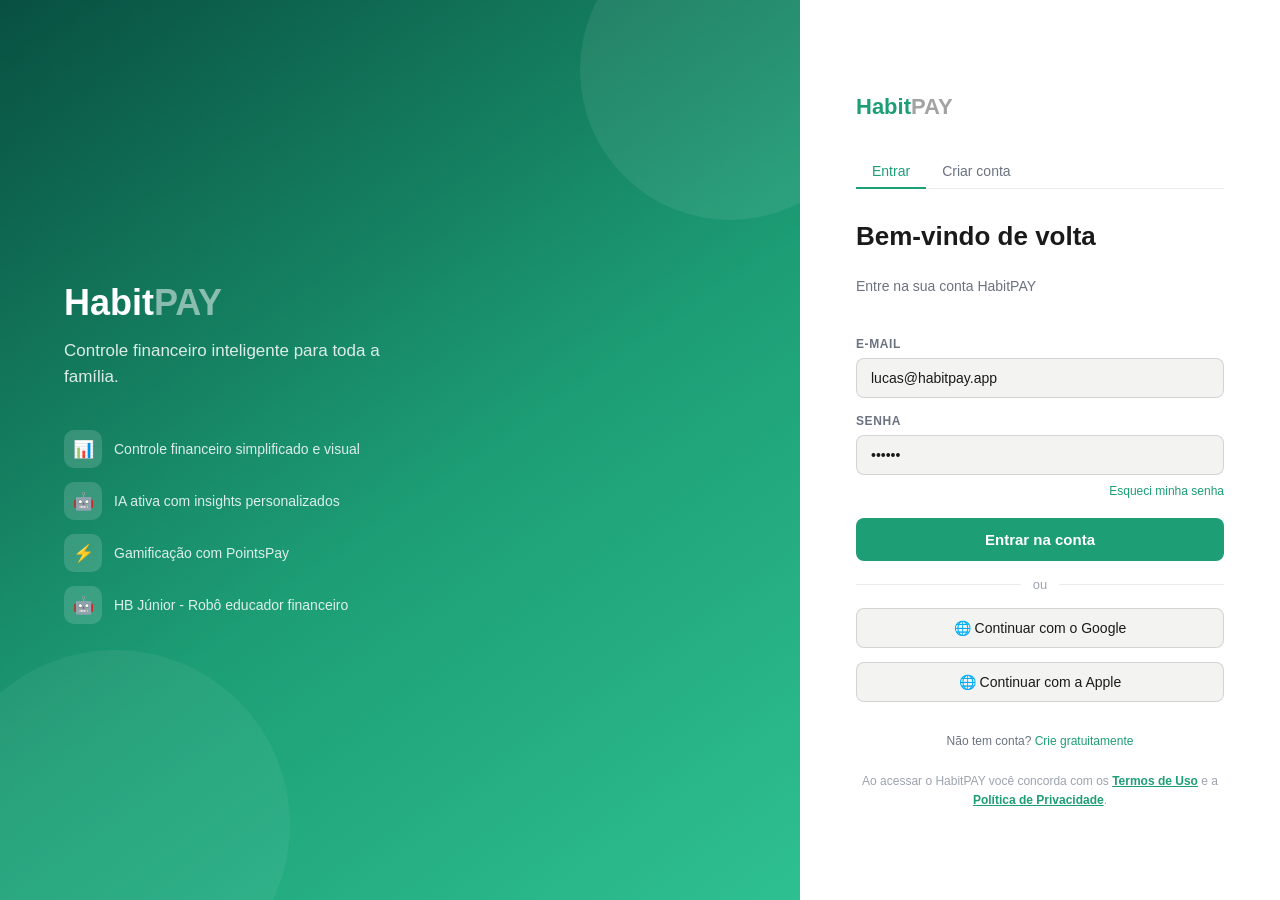
<file: index.html>
<!doctype html>
<html lang="pt-BR">
  <head>
    <meta charset="UTF-8" />
    <meta name="viewport" content="width=device-width,initial-scale=1.0" />
    <title>HabitPAY — Beta V7.8</title>
    <link
      href="https://fonts.googleapis.com/css2?family=DM+Sans:opsz,wght@9..40,300;9..40,400;9..40,500;9..40,600&family=Syne:wght@700;800&display=swap"
    />
    <link rel="stylesheet" href="style.css" />
    <link rel="icon" type="image/png" href="HabitPay/favicon.png" />
  </head>
  <body>
    <!-- ========== LOGIN ========== -->
    <div id="sl" class="scr on">
      <div class="ll">
        <div class="llz">
          <div class="ll-br">Habit<span>PAY</span></div>
          <div class="ll-tg">
            Controle financeiro inteligente para toda a família.
          </div>
          <div class="ll-fs">
            <div class="ll-f">
              <div class="ll-fi">&#128202;</div>
              <div class="ll-ft">Controle financeiro simplificado e visual</div>
            </div>
            <div class="ll-f">
              <div class="ll-fi">&#129302;</div>
              <div class="ll-ft">IA ativa com insights personalizados</div>
            </div>
            <div class="ll-f">
              <div class="ll-fi">&#9889;</div>
              <div class="ll-ft">Gamificação com PointsPay</div>
            </div>
            <div class="ll-f">
              <div class="ll-fi">&#129302;</div>
              <div class="ll-ft">HB Júnior - Robô educador financeiro</div>
            </div>
          </div>
        </div>
      </div>
      <div class="lr">
        <div class="lr-lg">Habit<span>PAY</span></div>
        <div class="ltabs">
          <button class="ltab on" onclick="swTab(this, 's1f')">Entrar</button>
          <button class="ltab" onclick="swTab(this, 's2f')">Criar conta</button>
        </div>
        <!-- SIGN IN -->
        <div class="lf" id="s1f">
          <div class="lh1">Bem-vindo de volta</div>
          <div class="lsb">Entre na sua conta HabitPAY</div>
          <div class="lfd">
            <label class="llb">E-mail</label
            ><input
              class="lin"
              type="email"
              id="le"
              value="lucas@habitpay.app"
            />
          </div>
          <div class="lfd">
            <label class="llb">Senha</label
            ><input class="lin" type="password" id="lp" value="123456" />
            <div class="lfg">Esqueci minha senha</div>
          </div>
          <button class="btn-l" onclick="doLogin()">Entrar na conta</button>
          <div class="ldv">ou</div>
          <button class="btn-sc" onclick="doLogin()">
            &#127760;&nbsp;Continuar com o Google
          </button>
          <button class="btn-sc" onclick="doLogin()">
            &#127760;&nbsp;Continuar com a Apple
          </button>
          <div class="lfot">
            Não tem conta?
            <a onclick="swTab(document.querySelectorAll('.ltab')[1], 's2f')"
              >Crie gratuitamente</a
            >
          </div>
          <div
            style="
              text-align: center;
              margin-top: 0.5rem;
              font-size: 12px;
              color: var(--ht);
              line-height: 1.6;
            "
          >
            Ao acessar o HabitPAY você concorda com os
            <a
              href="termos.html"
              target="_blank"
              style="color: var(--g); font-weight: 600"
              >Termos de Uso</a
            >
            e a
            <a
              href="termos.html"
              target="_blank"
              style="color: var(--g); font-weight: 600"
              >Política de Privacidade</a
            >.
          </div>
        </div>
        <!-- REGISTER MULTI-STEP -->
        <div class="lf hi" id="s2f">
          <div class="rbar">
            <div class="rdot cu" id="rd1">1</div>
            <div class="rln" id="rl1"></div>
            <div class="rdot" id="rd2">2</div>
            <div class="rln" id="rl2"></div>
            <div class="rdot" id="rd3">3</div>
            <div class="rln" id="rl3"></div>
            <div class="rdot" id="rd4">4</div>
            <div class="rln" id="rl4"></div>
            <div class="rdot" id="rd5">5</div>
          </div>
          <!-- STEP 1: Dados basicos -->
          <div class="rst on" id="rs1">
            <div class="lh1">Crie sua conta</div>
            <div class="lsb">Comece com seus dados básicos</div>
            <div class="lfd">
              <label class="llb">Nome completo</label
              ><input
                class="lin"
                type="text"
                id="rn"
                placeholder="Seu nome completo"
              />
            </div>
            <div class="lfd">
              <label class="llb">E-mail</label
              ><input
                class="lin"
                type="email"
                id="re"
                placeholder="seu@email.com"
              />
            </div>
            <div class="lfd">
              <label class="llb">Telefone</label>
              <div class="ph-rw">
                <select class="lin ph-dd" id="rddi">
                  <option value="+55">&#127463;&#127479; +55</option>
                  <option value="+1">&#127482;&#127480; +1</option>
                  <option value="+351">&#127477;&#127481; +351</option>
                  <option value="+34">&#127466;&#127480; +34</option>
                  <option value="+49">&#127465;&#127466; +49</option>
                  <option value="+33">&#127467;&#127479; +33</option>
                  <option value="+44">&#127468;&#127463; +44</option>
                  <option value="+39">&#127470;&#127481; +39</option>
                  <option value="+54">&#127462;&#127479; +54</option>
                </select>
                <input
                  class="lin"
                  type="tel"
                  id="rph"
                  placeholder="(00) 00000-0000"
                  style="flex: 1"
                />
              </div>
            </div>
            <div class="lfd">
              <label class="llb">Senha</label
              ><input
                class="lin"
                type="password"
                id="rpw"
                placeholder="Mínimo 8 caracteres"
              />
            </div>
            <div class="lfd">
              <label class="llb">Confirmar senha</label
              ><input
                class="lin"
                type="password"
                id="rpw2"
                placeholder="Repita a senha"
              />
            </div>
            <button class="btn-l" onclick="rNext(2)">Continuar</button>
            <div class="lfot">
              Já tem conta?
              <a onclick="swTab(document.querySelectorAll('.ltab')[0], 's1f')"
                >Entrar</a
              >
            </div>
            <div
              style="
                text-align: center;
                margin-top: 0.25rem;
                font-size: 12px;
                color: var(--ht);
                line-height: 1.6;
              "
            >
              Ao criar uma conta você concorda com os
              <a
                href="termos.html"
                target="_blank"
                style="color: var(--g); font-weight: 600"
                >Termos de Uso</a
              >
              e a
              <a
                href="termos.html"
                target="_blank"
                style="color: var(--g); font-weight: 600"
                >Política de Privacidade</a
              >.
            </div>
          </div>
          <!-- STEP 2: Tipo de uso -->
          <div class="rst" id="rs2">
            <div class="lh1">Como vai usar?</div>
            <div class="lsb">Escolha o perfil que melhor descreve você</div>
            <div class="uso-g">
              <button class="uso-o" onclick="selUso(this, 'ind')">
                <span class="uso-i">&#128100;</span>
                <div class="uso-n">Individual</div>
                <div class="uso-d">Uso pessoal</div>
              </button>
              <button class="uso-o" onclick="selUso(this, 'cas')">
                <span class="uso-i">&#128145;</span>
                <div class="uso-n">Casal</div>
                <div class="uso-d">Dois parceiros</div>
              </button>
              <button class="uso-o" onclick="selUso(this, 'fam')">
                <span class="uso-i">&#127968;</span>
                <div class="uso-n">Família</div>
                <div class="uso-d">Pais e filhos</div>
              </button>
              <button class="uso-o" onclick="selUso(this, 'rep')">
                <span class="uso-i">&#128101;</span>
                <div class="uso-n">República</div>
                <div class="uso-d">Moradia compartilhada</div>
              </button>
              <button class="uso-o" onclick="selUso(this, 'pme')">
                <span class="uso-i">&#127978;</span>
                <div class="uso-n">Empresa Pequena</div>
                <div class="uso-d">Até 49 funcionários</div>
              </button>
              <button class="uso-o" onclick="selUso(this, 'mme')">
                <span class="uso-i">&#127970;</span>
                <div class="uso-n">Empresa Média</div>
                <div class="uso-d">50 a 499 funcionários</div>
              </button>
            </div>
            <!-- Extra: Casal -->
            <div class="xf" id="xf-cas">
              <div class="xf-ttl">&#128145; Dados do parceiro(a)</div>
              <div class="lfd">
                <label class="llb">Nome do parceiro(a)</label
                ><input class="lin" id="xpar" placeholder="Nome completo" />
              </div>
              <div class="lfd">
                <label class="llb">E-mail do parceiro(a)</label
                ><input
                  class="lin"
                  id="xpare"
                  type="email"
                  placeholder="email@parceiro.com"
                />
              </div>
            </div>
            <!-- Extra: Republica -->
            <div class="xf" id="xf-rep">
              <div class="xf-ttl">&#128101; Moradores da república</div>
              <div class="lfd">
                <label class="llb">Morador 2</label
                ><input class="lin" id="xr2" placeholder="Nome completo" />
              </div>
              <div class="lfd">
                <label class="llb">Morador 3 (opcional)</label
                ><input class="lin" id="xr3" placeholder="Nome completo" />
              </div>
              <div class="lfd">
                <label class="llb">Morador 4 (opcional)</label
                ><input class="lin" id="xr4" placeholder="Nome completo" />
              </div>
              <div style="font-size: 12px; color: var(--mu)">
                Você pode convidar mais moradores depois nas configurações.
              </div>
            </div>
            <!-- Extra: Empresa -->
            <div class="xf" id="xf-emp">
              <div class="xf-ttl">&#127970; Dados da empresa</div>
              <div class="lfd">
                <label class="llb">Razão social</label
                ><input class="lin" id="xenm" placeholder="Nome da empresa" />
              </div>
              <div class="lfd">
                <label class="llb">CNPJ</label
                ><input
                  class="lin"
                  id="xcnpj"
                  placeholder="00.000.000/0000-00"
                  maxlength="18"
                  oninput="fmtCNPJ(this)"
                />
              </div>
              <div class="lfd">
                <label class="llb">Cargo do responsável</label
                ><input
                  class="lin"
                  id="xcargo"
                  placeholder="Ex: CEO, Diretor Financeiro"
                />
              </div>
            </div>
            <button class="btn-l" onclick="rNext(3)">Continuar</button>
            <button class="rbk" onclick="rNext(1)">&#8592; Voltar</button>
          </div>
          <!-- STEP 3: Idioma -->
          <div class="rst" id="rs3">
            <div class="lh1">Idioma do app</div>
            <div class="lsb">Escolha o idioma para sua experiência</div>
            <div class="lg-g" id="reg-lg">
              <button class="lg-o on" onclick="selLg(this, 'pt-BR')">
                <span class="lg-f">&#127463;&#127479;</span>
                <div class="lg-n">Português</div>
                <div class="lg-a">PT-BR</div>
              </button>
              <button class="lg-o" onclick="selLg(this, 'en-US')">
                <span class="lg-f">&#127482;&#127480;</span>
                <div class="lg-n">English</div>
                <div class="lg-a">EN-US</div>
              </button>
              <button class="lg-o" onclick="selLg(this, 'es-ES')">
                <span class="lg-f">&#127466;&#127480;</span>
                <div class="lg-n">Espanhol</div>
                <div class="lg-a">ES</div>
              </button>
              <button class="lg-o" onclick="selLg(this, 'fr-FR')">
                <span class="lg-f">&#127467;&#127479;</span>
                <div class="lg-n">Francês</div>
                <div class="lg-a">FR</div>
              </button>
              <button class="lg-o" onclick="selLg(this, 'de-DE')">
                <span class="lg-f">&#127465;&#127466;</span>
                <div class="lg-n">Deutsch</div>
                <div class="lg-a">DE</div>
              </button>
              <button class="lg-o" onclick="selLg(this, 'it-IT')">
                <span class="lg-f">&#127470;&#127481;</span>
                <div class="lg-n">Italiano</div>
                <div class="lg-a">IT</div>
              </button>
            </div>
            <button class="btn-l" onclick="rNext(4)" style="margin-top: 0.5rem">
              Continuar
            </button>
            <button class="rbk" onclick="rNext(2)">&#8592; Voltar</button>
          </div>
          <!-- STEP 4: 2FA -->
          <div class="rst" id="rs4">
            <div class="lh1">Verificação em 2 etapas</div>
            <div class="lsb">
              Enviamos um código de 6 dígitos para confirmar sua identidade.
            </div>
            <div
              style="
                background: var(--gl);
                border: 1px solid rgba(29, 158, 117, 0.2);
                border-radius: var(--ra);
                padding: 12px 14px;
                font-size: 13px;
                color: var(--gd);
                display: flex;
                align-items: center;
                gap: 8px;
                margin-bottom: 0.5rem;
              "
            >
              <span>&#128241;</span><span id="r4ph">+55 (00) 00000-0000</span>
              <button
                onclick="rNext(1)"
                style="
                  margin-left: auto;
                  font-family: var(--fb);
                  background: none;
                  border: none;
                  color: var(--g);
                  font-size: 12px;
                  cursor: pointer;
                  font-weight: 600;
                "
              >
                Alterar
              </button>
            </div>
            <div class="pin-rw">
              <input
                class="pin-i"
                maxlength="1"
                type="text"
                inputmode="numeric"
                oninput="pinFwd(this, 0)"
              />
              <input
                class="pin-i"
                maxlength="1"
                type="text"
                inputmode="numeric"
                oninput="pinFwd(this, 1)"
              />
              <input
                class="pin-i"
                maxlength="1"
                type="text"
                inputmode="numeric"
                oninput="pinFwd(this, 2)"
              />
              <input
                class="pin-i"
                maxlength="1"
                type="text"
                inputmode="numeric"
                oninput="pinFwd(this, 3)"
              />
              <input
                class="pin-i"
                maxlength="1"
                type="text"
                inputmode="numeric"
                oninput="pinFwd(this, 4)"
              />
              <input
                class="pin-i"
                maxlength="1"
                type="text"
                inputmode="numeric"
                oninput="pinFwd(this, 5)"
              />
            </div>
            <button class="btn-l" onclick="rNext(5)">
              Verificar e continuar
            </button>
            <div style="text-align: center; margin-top: 0.75rem">
              <button
                style="
                  font-family: var(--fb);
                  background: none;
                  border: none;
                  color: var(--g);
                  font-size: 13px;
                  cursor: pointer;
                "
                onclick="toast('Novo código enviado! &#128241;', true)"
              >
                Reenviar código
              </button>
            </div>
            <button class="rbk" onclick="rNext(3)">&#8592; Voltar</button>
          </div>
          <!-- STEP 5: Sucesso -->
          <div class="rst" id="rs5">
            <div style="text-align: center; padding: 0.5rem 0">
              <div style="font-size: 52px; margin-bottom: 1rem">&#127881;</div>
              <div class="lh1" style="text-align: center">Conta criada!</div>
              <div class="lsb" style="text-align: center">
                Você ganhou
                <strong style="color: var(--g)">200 PointsPay</strong> de bônus
                por se cadastrar!
              </div>
              <div
                style="
                  background: var(--gl);
                  border: 1px solid rgba(29, 158, 117, 0.2);
                  border-radius: var(--rb);
                  padding: 14px;
                  margin: 1rem 0;
                  font-size: 14px;
                  color: var(--gd);
                  line-height: 1.7;
                  text-align: left;
                "
              >
                &#9989; E-mail verificado<br />&#9989; Telefone confirmado via
                SMS<br />&#9989; Perfil e idioma configurados
              </div>
              <button class="btn-l" onclick="enterApp()">
                Acessar o HabitPAY
              </button>
            </div>
          </div>
        </div>
      </div>
    </div>

    <!-- ========== LANDING ========== -->
    <div id="sla" class="scr">
      <div class="ltb">
        <div class="llo">Habit<span>PAY</span></div>
        <div style="display: flex; gap: 8px">
          <button class="btn-ol" onclick="goLogin()">Entrar</button>
          <button class="btn-fl" onclick="enterApp()">Criar conta</button>
        </div>
      </div>
      <div class="lhe">
        <div class="eyb">&#10024; Versão Beta</div>
        <h1>Sua vida financeira,<br /><em>organizada de verdade.</em></h1>
        <p>
          O HabitPAY une controle financeiro, inteligência artificial e
          gamificação para transformar sua relação com o dinheiro e de toda a
          família.
        </p>
        <div class="cta-r">
          <button class="btn-ct" onclick="enterApp()">
            Acessar o app &rarr;
          </button>
          <button class="btn-ct2" onclick="goLogin()">Já tenho conta</button>
        </div>
      </div>
      <div class="pill-g">
        <div class="pill">
          <div class="pill-ic pi-g">&#128202;</div>
          <h3>Controle simplificado</h3>
          <p>
            Registre entradas e saídas com categorização inteligente e
            visualização clara.
          </p>
        </div>
        <div class="pill">
          <div class="pill-ic pi-a">&#129302;</div>
          <h3>IA ativa</h3>
          <p>
            Analisa comportamento, sugere melhorias e envia lembretes para
            manter consistência.
          </p>
        </div>
        <div class="pill">
          <div class="pill-ic pi-b">&#9889;</div>
          <h3>Gamificação PointsPay</h3>
          <p>
            Ganhe pontos por cada movimentação e troque por recompensas reais!
          </p>
        </div>
        <div class="pill">
          <div class="pill-ic pi-p">&#129302;</div>
          <h3>HB Júnior</h3>
          <p>
            Robô educador financeiro para crianças com missões, mesada e
            conquistas.
          </p>
        </div>
      </div>
      <div class="prof-s">
        <div class="sec-t">Para cada perfil, uma experiência</div>
        <div class="sec-s">
          Do controle pessoal a educação financeira infantil
        </div>
        <div class="pc-g">
          <div class="pc" onclick="enterApp()">
            <span class="pc-i">&#128100;</span>
            <div class="pc-n">Pessoa Física</div>
            <div class="pc-d">Controle pessoal</div>
          </div>
          <div class="pc" onclick="enterApp()">
            <span class="pc-i">&#127978;</span>
            <div class="pc-n">MEI</div>
            <div class="pc-d">Pequenos Negócios</div>
          </div>
          <div class="pc" onclick="enterApp()">
            <span class="pc-i">&#127970;</span>
            <div class="pc-n">Empresa</div>
            <div class="pc-d">PME com equipe</div>
          </div>
          <div class="pc jrc" onclick="enterApp()">
            <span class="pc-i">&#129302;</span>
            <div class="pc-n">HB Júnior</div>
            <div class="pc-d">Robô educador</div>
          </div>
        </div>
      </div>
      <div class="lftr">
        <div>&copy; 2026 HabitPAY &mdash; Beta V7.8</div>
        <div style="display: flex; gap: 20px">
          <span style="cursor: pointer">Termos</span
          ><span style="cursor: pointer">Privacidade</span>
        </div>
      </div>
    </div>

    <!-- ========== APP ========== -->
    <div id="sa" class="scr">
      <!-- ONBOARDING MODAL -->
      <div class="ov" id="ov">
        <div class="mdl">
          <div class="mst on" id="m1">
            <div class="mlo">Habit<span>PAY</span></div>
            <div
              style="
                font-size: 11px;
                color: var(--mu);
                letter-spacing: 0.06em;
                text-transform: uppercase;
                margin-bottom: 1.25rem;
              "
            >
              Versão Beta V7.8
            </div>
            <div class="mtt">Bem-vindo a sua nova vida financeira</div>
            <div class="msb">
              Vamos configurar sua conta em menos de 2 minutos.
            </div>
            <button class="btn-m" onclick="nxStep(2)">
              Começar configuração
            </button>
            <button class="btn-sk" onclick="closeOv()">
              Pular e explorar agora
            </button>
            <div class="mds">
              <div class="mdt on"></div>
              <div class="mdt"></div>
              <div class="mdt"></div>
              <div class="mdt"></div>
            </div>
          </div>
          <div class="mst" id="m2">
            <div class="mtt">Qual é o seu perfil?</div>
            <div class="msb">Personalizamos com base no seu objetivo.</div>
            <div class="pop">
              <button class="pop-o" onclick="selPop(this)">
                <span class="pop-i">&#128100;</span>
                <div class="pop-n">Pessoa Física</div>
                <div class="pop-d">Controle pessoal</div>
              </button>
              <button class="pop-o" onclick="selPop(this)">
                <span class="pop-i">&#127978;</span>
                <div class="pop-n">MEI</div>
                <div class="pop-d">Pequenos negócios</div>
              </button>
              <button class="pop-o" onclick="selPop(this)">
                <span class="pop-i">&#127970;</span>
                <div class="pop-n">Empresa</div>
                <div class="pop-d">PME</div>
              </button>
              <button class="pop-o" onclick="selPop(this)">
                <span class="pop-i">&#127891;</span>
                <div class="pop-n">Estudante</div>
                <div class="pop-d">Começando</div>
              </button>
            </div>
            <button class="btn-m" onclick="nxStep(3)">Continuar</button>
            <div class="mds">
              <div class="mdt"></div>
              <div class="mdt on"></div>
              <div class="mdt"></div>
              <div class="mdt"></div>
            </div>
          </div>
          <div class="mst" id="m3">
            <div class="mtt">Situação financeira atual</div>
            <div class="msb">
              Ajuda a IA a preparar seus primeiros insights.
            </div>
            <div
              style="
                display: flex;
                flex-direction: column;
                gap: 12px;
                margin-bottom: 1.25rem;
              "
            >
              <div class="ff">
                <label class="flb">Renda mensal (R$)</label
                ><input class="fi" type="number" placeholder="Ex: 4.000,00" />
              </div>
              <div class="ff">
                <label class="flb">Média de gastos (R$)</label
                ><input class="fi" type="number" placeholder="Ex: 2.500,00" />
              </div>
              <div class="ff">
                <label class="flb">Objetivo principal</label
                ><select class="fsl">
                  <option>Controlar gastos</option>
                  <option>Montar reserva</option>
                  <option>Quitar Dívidas</option>
                  <option>Investir</option>
                </select>
              </div>
            </div>
            <button class="btn-m" onclick="nxStep(4)">Próximo</button>
            <div class="mds">
              <div class="mdt"></div>
              <div class="mdt"></div>
              <div class="mdt on"></div>
              <div class="mdt"></div>
            </div>
          </div>
          <div class="mst" id="m4">
            <div style="text-align: center; padding: 0.5rem 0">
              <div style="font-size: 52px; margin-bottom: 1rem">&#127881;</div>
              <div class="mtt" style="text-align: center">
                Tudo pronto, Lucas!
              </div>
              <div class="msb" style="text-align: center">
                Você ganhou
                <strong style="color: var(--g)">200 PointsPay</strong> de bônus!
              </div>
              <button class="btn-m" onclick="closeOv()">
                Acessar o HabitPAY
              </button>
            </div>
            <div class="mds" style="margin-top: 1.25rem">
              <div class="mdt"></div>
              <div class="mdt"></div>
              <div class="mdt"></div>
              <div class="mdt on"></div>
            </div>
          </div>
        </div>
      </div>

      <div class="shell">
        <!-- SIDEBAR -->
        <aside class="sdb">
          <div class="s-lg">Habit<span>PAY</span></div>
          <div class="s-bt">Beta V7.8</div>
          <div class="ng">Principal</div>
          <button class="ni on" onclick="goPage('d', this)">
            <svg
              viewBox="0 0 24 24"
              fill="none"
              stroke="currentColor"
              stroke-width="2"
            >
              <rect x="3" y="3" width="7" height="7" rx="1" />
              <rect x="14" y="3" width="7" height="7" rx="1" />
              <rect x="3" y="14" width="7" height="7" rx="1" />
              <rect x="14" y="14" width="7" height="7" rx="1" /></svg
            >Dashboard
          </button>
          <button class="ni" onclick="goPage('r', this)">
            <svg
              viewBox="0 0 24 24"
              fill="none"
              stroke="currentColor"
              stroke-width="2"
            >
              <circle cx="12" cy="12" r="9" />
              <path d="M12 8v8M8 12h8" /></svg
            >Registrar
          </button>
          <button class="ni" onclick="goPage('e', this)">
            <svg
              viewBox="0 0 24 24"
              fill="none"
              stroke="currentColor"
              stroke-width="2"
            >
              <path
                d="M9 5H7a2 2 0 00-2 2v12a2 2 0 002 2h10a2 2 0 002-2V7a2 2 0 00-2-2h-2M9 5a2 2 0 002 2h2a2 2 0 002-2M9 5a2 2 0 012-2h2a2 2 0 012 2"
              /></svg
            >Extrato
          </button>
          <button class="ni" onclick="goPage('m', this)">
            <svg
              viewBox="0 0 24 24"
              fill="none"
              stroke="currentColor"
              stroke-width="2"
            >
              <path d="M12 22s8-4 8-10V5l-8-3-8 3v7c0 6 8 10 8 10z" /></svg
            >Metas
          </button>
          <div class="ng">Família</div>
          <button class="ni jn" onclick="goPage('j', this)">
            <svg
              viewBox="0 0 24 24"
              fill="none"
              stroke="currentColor"
              stroke-width="2"
            >
              <circle cx="12" cy="8" r="4" />
              <path d="M8 21v-1a4 4 0 018 0v1" />
              <path d="M16 11c2 .5 4 2 4 5M8 11c-2 .5-4 2-4 5" /></svg
            >HB Júnior
          </button>
          <button class="ni" onclick="goPage('fam', this)">
            <svg
              viewBox="0 0 24 24"
              fill="none"
              stroke="currentColor"
              stroke-width="2"
            >
              <path d="M17 21v-2a4 4 0 00-4-4H5a4 4 0 00-4 4v2" />
              <circle cx="9" cy="7" r="4" />
              <path d="M23 21v-2a4 4 0 00-3-3.87M16 3.13a4 4 0 010 7.75" /></svg
            >Compartilhado
          </button>
          <button class="ni" onclick="goPage('score', this)">
            <svg
              viewBox="0 0 24 24"
              fill="none"
              stroke="currentColor"
              stroke-width="2"
            >
              <path
                d="M12 2l2.4 7.4H22l-6.2 4.5 2.4 7.4L12 17l-6.2 4.3 2.4-7.4L2 9.4h7.6z"
              /></svg
            >Score
          </button>
          <button class="ni" onclick="goPage('bol', this)">
            <svg
              viewBox="0 0 24 24"
              fill="none"
              stroke="currentColor"
              stroke-width="2"
            >
              <rect x="5" y="2" width="14" height="20" rx="2" />
              <path d="M9 7h6M9 11h6M9 15h4" /></svg
            >Boletos
          </button>
          <div class="ng">Recompensas</div>
          <button class="ni" onclick="goPage('p', this)">
            <svg
              viewBox="0 0 24 24"
              fill="none"
              stroke="currentColor"
              stroke-width="2"
            >
              <polygon points="13 2 3 14 12 14 11 22 21 10 12 10 13 2" /></svg
            >PointsPay
          </button>
          <div class="ng">Inteligência</div>
          <button class="ni" onclick="goPage('ia', this)">
            <svg
              viewBox="0 0 24 24"
              fill="none"
              stroke="currentColor"
              stroke-width="2"
            >
              <path
                d="M9.5 2A2.5 2.5 0 0112 4.5v15a2.5 2.5 0 01-5 0v-15A2.5 2.5 0 019.5 2zM14.5 8A2.5 2.5 0 0117 10.5v9a2.5 2.5 0 01-5 0v-9A2.5 2.5 0 0114.5 8z"
              /></svg
            >IA Financeira
          </button>
          <div class="ng">Conta</div>
          <button class="ni" onclick="goPage('cfg', this)">
            <svg
              viewBox="0 0 24 24"
              fill="none"
              stroke="currentColor"
              stroke-width="2"
            >
              <circle cx="12" cy="12" r="3" />
              <path
                d="M19.4 15a1.65 1.65 0 00.33 1.82l.06.06a2 2 0 010 2.83 2 2 0 01-2.83 0l-.06-.06a1.65 1.65 0 00-1.82-.33 1.65 1.65 0 00-1 1.51V21a2 2 0 01-4 0v-.09A1.65 1.65 0 009 19.4a1.65 1.65 0 00-1.82.33l-.06-.06a2 2 0 01-2.83-2.83l.06-.06A1.65 1.65 0 004.68 15a1.65 1.65 0 00-1.51-1H3a2 2 0 010-4h.09A1.65 1.65 0 004.6 9a1.65 1.65 0 00-.33-1.82l-.06-.06a2 2 0 012.83-2.83l.06.06A1.65 1.65 0 009 4.68a1.65 1.65 0 001-1.51V3a2 2 0 014 0v.09a1.65 1.65 0 001 1.51 1.65 1.65 0 001.82-.33l.06-.06a2 2 0 012.83 2.83l-.06.06A1.65 1.65 0 0019.4 9a1.65 1.65 0 001.51 1H21a2 2 0 010 4h-.09a1.65 1.65 0 00-1.51 1z"
              /></svg
            >Configurações
          </button>
          <button class="ni" onclick="goPage('so', this)">
            <svg
              viewBox="0 0 24 24"
              fill="none"
              stroke="currentColor"
              stroke-width="2"
            >
              <circle cx="12" cy="12" r="10" />
              <path d="M12 16v-4M12 8h.01" /></svg
            >Sobre nós
          </button>
          <button class="ni" onclick="goPage('co', this)">
            <svg
              viewBox="0 0 24 24"
              fill="none"
              stroke="currentColor"
              stroke-width="2"
            >
              <path
                d="M21 15a2 2 0 01-2 2H7l-4 4V5a2 2 0 012-2h14a2 2 0 012 2z"
              /></svg
            >Contato
          </button>
          <div class="sbf">
            <div class="uch" onclick="goPage('cfg', null)">
              <div class="ava">LM</div>
              <div>
                <div class="un">Lucas Martins</div>
                <div class="ul">&#9889; Nível Prata</div>
              </div>
            </div>
          </div>
        </aside>

        <div class="mn">
          <!-- MOBILE TOPBAR -->
          <div class="mtp">
            <div class="ml">Habit<span>PAY</span></div>
            <div style="display: flex; align-items: center; gap: 10px">
              <div class="pch" style="font-size: 12px; padding: 4px 10px">
                <svg
                  width="13"
                  height="13"
                  viewBox="0 0 24 24"
                  fill="none"
                  stroke="currentColor"
                  stroke-width="2.5"
                >
                  <polygon
                    points="13 2 3 14 12 14 11 22 21 10 12 10 13 2"
                  /></svg
                ><span id="pmob">1.240 pts</span>
              </div>
              <button
                class="nb"
                style="width: 32px; height: 32px; font-size: 15px"
              >
                &#128276;
                <div class="nbd"></div>
              </button>
            </div>
          </div>
          <!-- DESKTOP TOPBAR -->
          <div class="tpb">
            <div class="tb-t" id="tbtl">Dashboard</div>
            <div class="tb-r">
              <div class="pch">
                <svg
                  width="14"
                  height="14"
                  viewBox="0 0 24 24"
                  fill="none"
                  stroke="currentColor"
                  stroke-width="2.5"
                >
                  <polygon
                    points="13 2 3 14 12 14 11 22 21 10 12 10 13 2"
                  /></svg
                ><span id="ptsd">1.240 pts</span>
              </div>
              <button class="nb">
                &#128276;
                <div class="nbd"></div>
              </button>
            </div>
          </div>

          <!-- DASHBOARD -->
          <div id="pd" class="pg on">
            <div class="layout-bar">
              <div>
                <div class="layout-title">Olá, Lucas! &#128075;</div>
                <p style="font-size: 14px; color: var(--mu); margin-top: 4px">
                  Segunda-feira, 23 de março &middot; Sequência de
                  <strong>7 dias &#128293;</strong>
                </p>
              </div>
              <div class="layout-btns">
                <span class="layout-label">Layout:</span>
                <button
                  class="layout-btn on"
                  id="ly-grid"
                  onclick="setLayout('grid')"
                  title="Grade"
                  aria-label="Layout em grade"
                >
                  <svg
                    viewBox="0 0 24 24"
                    fill="none"
                    stroke="currentColor"
                    stroke-width="2"
                  >
                    <rect x="3" y="3" width="7" height="7" rx="1" />
                    <rect x="14" y="3" width="7" height="7" rx="1" />
                    <rect x="3" y="14" width="7" height="7" rx="1" />
                    <rect x="14" y="14" width="7" height="7" rx="1" />
                  </svg>
                </button>
                <button
                  class="layout-btn"
                  id="ly-compact"
                  onclick="setLayout('compact')"
                  title="Compacto"
                  aria-label="Layout compacto"
                >
                  <svg
                    viewBox="0 0 24 24"
                    fill="none"
                    stroke="currentColor"
                    stroke-width="2"
                  >
                    <rect x="3" y="3" width="18" height="4" rx="1" />
                    <rect x="3" y="10" width="18" height="4" rx="1" />
                    <rect x="3" y="17" width="18" height="4" rx="1" />
                  </svg>
                </button>
                <button
                  class="layout-btn"
                  id="ly-list"
                  onclick="setLayout('list')"
                  title="Lista"
                  aria-label="Layout em lista"
                >
                  <svg
                    viewBox="0 0 24 24"
                    fill="none"
                    stroke="currentColor"
                    stroke-width="2"
                  >
                    <line x1="8" y1="6" x2="21" y2="6" />
                    <line x1="8" y1="12" x2="21" y2="12" />
                    <line x1="8" y1="18" x2="21" y2="18" />
                    <line x1="3" y1="6" x2="3.01" y2="6" />
                    <line x1="3" y1="12" x2="3.01" y2="12" />
                    <line x1="3" y1="18" x2="3.01" y2="18" />
                  </svg>
                </button>
                <div
                  class="a11y-toggle"
                  style="
                    border-left: 1px solid var(--bm);
                    padding-left: 8px;
                    margin-left: 2px;
                  "
                >
                  <button
                    class="a11y-btn"
                    id="btn-lt"
                    onclick="toggleLargeText()"
                    title="Texto grande"
                    aria-label="Alternar texto grande"
                  >
                    A+
                  </button>
                  <button
                    class="a11y-btn"
                    id="btn-hc"
                    onclick="toggleHighContrast()"
                    title="Alto contraste"
                    aria-label="Alternar alto contraste"
                  >
                    <svg
                      width="16"
                      height="16"
                      viewBox="0 0 24 24"
                      fill="none"
                      stroke="currentColor"
                      stroke-width="2"
                    >
                      <circle cx="12" cy="12" r="9" />
                      <path d="M12 3v18M3 12h18" stroke-width="1.5" />
                    </svg>
                  </button>
                </div>
              </div>
            </div>
            <div class="bh">
              <div class="bhl">Saldo atual</div>
              <div class="bha" id="hsal">R$ 3.420,00</div>
              <div class="bhr">
                <div>
                  <div class="bsl">Receitas Março</div>
                  <div class="bsv in" id="hent">+ R$ 4.600,00</div>
                </div>
                <div>
                  <div class="bsl">Despesas Março</div>
                  <div class="bsv out" id="hsai">- R$ 2.180,00</div>
                </div>
                <div>
                  <div class="bsl">PointsPay hoje</div>
                  <div class="bsv" style="color: #fcd34d">+80 pts</div>
                </div>
              </div>
            </div>
            <div class="g4">
              <div class="met met-big" aria-label="Gastos do mês">
                <div class="ml2">Gastos do mês</div>
                <div class="mv r" id="mgas">R$ 2.180,00</div>
                <div class="mb2 dn">&#9650; 8% vs Fev</div>
              </div>
              <div class="met met-big" aria-label="Meta de Poupança">
                <div class="ml2">Meta Poupança</div>
                <div class="mv g">72%</div>
                <div class="mb2 up">&#9650; +5%</div>
              </div>
              <div class="met met-big" aria-label="Seus pontos PointsPay">
                <div class="ml2">PointsPay</div>
                <div class="mv a" id="mpts">1.240</div>
                <div class="ms">+80 hoje</div>
              </div>
              <div class="met met-big" aria-label="Contas a vencer">
                <div class="ml2">Contas a vencer</div>
                <div class="mv b">3</div>
                <div class="ms">Próxima: 3 dias</div>
              </div>
            </div>
            <div class="g2">
              <div class="card">
                <div class="ch">
                  <div class="ct">Receitas x Despesas - Março</div>
                </div>
                <div class="bc" id="bch"></div>
                <div style="display: flex; gap: 14px; margin-top: 10px">
                  <div
                    style="
                      display: flex;
                      align-items: center;
                      gap: 5px;
                      font-size: 12px;
                      color: var(--mu);
                    "
                  >
                    <div
                      style="
                        width: 10px;
                        height: 10px;
                        border-radius: 2px;
                        background: var(--g);
                      "
                    ></div>
                    Receitas
                  </div>
                  <div
                    style="
                      display: flex;
                      align-items: center;
                      gap: 5px;
                      font-size: 12px;
                      color: var(--mu);
                    "
                  >
                    <div
                      style="
                        width: 10px;
                        height: 10px;
                        border-radius: 2px;
                        background: var(--re);
                        opacity: 0.75;
                      "
                    ></div>
                    Despesas
                  </div>
                </div>
              </div>
              <div class="card">
                <div class="ch">
                  <div class="ct">Distribuição de gastos</div>
                </div>
                <div style="display: flex; flex-direction: column; gap: 9px">
                  <div>
                    <div
                      style="
                        display: flex;
                        justify-content: space-between;
                        font-size: 13px;
                        margin-bottom: 4px;
                      "
                    >
                      <span>&#127968; Moradia</span
                      ><span style="color: var(--mu)">R$ 950,00 &middot; 44%</span>
                    </div>
                    <div class="pb">
                      <div class="pf" style="width: 44%"></div>
                    </div>
                  </div>
                  <div>
                    <div
                      style="
                        display: flex;
                        justify-content: space-between;
                        font-size: 13px;
                        margin-bottom: 4px;
                      "
                    >
                      <span>&#127828; Alimentação</span
                      ><span style="color: var(--mu)">R$ 680,00 &middot; 31%</span>
                    </div>
                    <div class="pb">
                      <div class="pf a" style="width: 31%"></div>
                    </div>
                  </div>
                  <div>
                    <div
                      style="
                        display: flex;
                        justify-content: space-between;
                        font-size: 13px;
                        margin-bottom: 4px;
                      "
                    >
                      <span>&#127918; Lazer</span
                      ><span style="color: var(--mu)">R$ 330,00 &middot; 15%</span>
                    </div>
                    <div class="pb">
                      <div class="pf r" style="width: 15%"></div>
                    </div>
                  </div>
                  <div>
                    <div
                      style="
                        display: flex;
                        justify-content: space-between;
                        font-size: 13px;
                        margin-bottom: 4px;
                      "
                    >
                      <span>&#128663; Transporte</span
                      ><span style="color: var(--mu)">R$ 220,00 &middot; 10%</span>
                    </div>
                    <div class="pb">
                      <div class="pf b" style="width: 10%"></div>
                    </div>
                  </div>
                </div>
              </div>
            </div>
            <div class="g2">
              <div class="card">
                <div class="ct">Consistência - Março</div>
                <div class="sg" id="strk"></div>
                <div
                  style="
                    display: flex;
                    align-items: center;
                    gap: 16px;
                    margin-top: 10px;
                  "
                >
                  <div
                    style="
                      font-family: var(--fd);
                      font-size: 28px;
                      font-weight: 800;
                      color: var(--g);
                    "
                  >
                    7
                  </div>
                  <div>
                    <div style="font-size: 14px; font-weight: 600">
                      dias consecutivos &#128293;
                    </div>
                    <div style="font-size: 12px; color: var(--mu)">
                      +100 pts ao completar 14 dias!
                    </div>
                  </div>
                </div>
              </div>
              <div class="card">
                <div class="ch">
                  <div class="ct">Últimas movimentações</div>
                  <button class="ca" onclick="goPage('e', null)">
                    Ver todas
                  </button>
                </div>
                <div id="dtxl"></div>
              </div>
            </div>
          </div>

          <!-- REGISTRAR -->
          <div id="pr" class="pg">
            <div class="ph">
              <h1>Nova movimentação</h1>
              <p>
                Registre e ganhe
                <strong style="color: var(--g)">+20 PointsPay</strong>
                automaticamente
              </p>
            </div>
            <div style="max-width: 560px">
              <div class="card">
                <div class="ttg">
                  <button class="tb on e" id="bte" onclick="setTp('e')">
                    &#128176; Entrada</button
                  ><button class="tb s" id="bts2" onclick="setTp('s')">
                    &#128184; Saída
                  </button>
                </div>
                <div class="fg">
                  <div class="ff full">
                    <label class="flb">Descrição</label
                    ><input
                      class="fi"
                      id="fdsc"
                      type="text"
                      placeholder="Ex: Salário, Mercado..."
                    />
                  </div>
                  <div class="ff">
                    <label class="flb">Valor (R$)</label
                    ><input
                      class="fi"
                      id="fvl"
                      type="number"
                      placeholder="0,00"
                      min="0"
                      step="0.01"
                    />
                  </div>
                  <div class="ff">
                    <label class="flb">Data</label
                    ><input class="fi" id="fdt" type="date" />
                  </div>
                  <div class="ff full">
                    <label class="flb">Categoria</label>
                    <div class="cat-grid" id="cat-grid">
                      <button class="cat-card" onclick="selCat(this, 'ali')">
                        <span class="cat-ico">&#127828;</span>
                        <div class="cat-nm">Alimentação</div>
                      </button>
                      <button class="cat-card" onclick="selCat(this, 'mor')">
                        <span class="cat-ico">&#127968;</span>
                        <div class="cat-nm">Moradia</div>
                      </button>
                      <button class="cat-card" onclick="selCat(this, 'tra')">
                        <span class="cat-ico">&#128663;</span>
                        <div class="cat-nm">Transporte</div>
                      </button>
                      <button class="cat-card" onclick="selCat(this, 'sau')">
                        <span class="cat-ico">&#128138;</span>
                        <div class="cat-nm">Saúde</div>
                      </button>
                      <button class="cat-card" onclick="selCat(this, 'laz')">
                        <span class="cat-ico">&#127918;</span>
                        <div class="cat-nm">Lazer</div>
                      </button>
                      <button class="cat-card" onclick="selCat(this, 'ves')">
                        <span class="cat-ico">&#128084;</span>
                        <div class="cat-nm">Vestuário</div>
                      </button>
                      <button class="cat-card" onclick="selCat(this, 'edu')">
                        <span class="cat-ico">&#128218;</span>
                        <div class="cat-nm">Educação</div>
                      </button>
                      <button class="cat-card" onclick="selCat(this, 'sal')">
                        <span class="cat-ico">&#128188;</span>
                        <div class="cat-nm">Salário</div>
                      </button>
                      <button class="cat-card" onclick="selCat(this, 'fre')">
                        <span class="cat-ico">&#128187;</span>
                        <div class="cat-nm">Freelance</div>
                      </button>
                      <button class="cat-card" onclick="selCat(this, 'inv')">
                        <span class="cat-ico">&#128200;</span>
                        <div class="cat-nm">Investimento</div>
                      </button>
                      <button class="cat-card" onclick="selCat(this, 'pet')">
                        <span class="cat-ico">&#128062;</span>
                        <div class="cat-nm">Pets</div>
                      </button>
                      <button class="cat-card" onclick="selCat(this, 'out')">
                        <span class="cat-ico">&#128230;</span>
                        <div class="cat-nm">Outros</div>
                      </button>
                    </div>
                    <div id="subcat-area" style="display: none">
                      <div
                        style="
                          font-size: 12px;
                          font-weight: 600;
                          color: var(--mu);
                          text-transform: uppercase;
                          letter-spacing: 0.04em;
                          margin-bottom: 8px;
                        "
                        id="subcat-label"
                      >
                        Subcategoria
                      </div>
                      <div class="subcat-row" id="subcat-btns"></div>
                    </div>
                  </div>
                  <div class="ff">
                    <label class="flb">Conta / Cartão</label
                    ><select class="fsl" id="fct2">
                      <option>Conta corrente</option>
                      <option>Poupança</option>
                      <option>Cartão de Crédito</option>
                      <option>Dinheiro</option>
                      <option>PIX</option>
                    </select>
                  </div>
                  <div class="ff full">
                    <label class="flb">Observação</label
                    ><input
                      class="fi"
                      type="text"
                      placeholder="Detalhes adicionais..."
                    />
                  </div>
                </div>
                <button class="btn-pr" onclick="regTx()">
                  Registrar movimentação
                </button>
              </div>
              <div class="aih">
                <div class="aio">&#10024;</div>
                <div>
                  <div class="ait">Dica da IA</div>
                  <div class="aix">
                    Envie foto de comprovantes e a IA preencherá os dados
                    automaticamente. Disponível na versão completa!
                  </div>
                </div>
              </div>
            </div>
          </div>

          <!-- EXTRATO -->
          <div id="pe" class="pg">
            <div class="ph">
              <h1>Extrato completo</h1>
              <p>Histórico de todas as suas movimentações</p>
            </div>
            <div class="card">
              <div
                style="
                  display: flex;
                  gap: 10px;
                  margin-bottom: 1rem;
                  flex-wrap: wrap;
                "
              >
                <select
                  class="fsl"
                  style="flex: 1; min-width: 120px"
                  id="ftp"
                  onchange="renExt()"
                >
                  <option value="">Todos os tipos</option>
                  <option value="e">Entradas</option>
                  <option value="s">Saídas</option>
                </select>
                <select
                  class="fsl"
                  style="flex: 1; min-width: 140px"
                  id="fct3"
                  onchange="renExt()"
                >
                  <option value="">Todas as categorias</option>
                  <option>&#127828; Alimentação</option>
                  <option>&#127968; Moradia</option>
                  <option>&#128663; Transporte</option>
                  <option>&#128138; Saúde</option>
                  <option>&#127918; Lazer</option>
                  <option>&#128188; Salário</option>
                  <option>&#128187; Freelance</option>
                </select>
              </div>
              <div id="extl"></div>
            </div>
          </div>

          <!-- METAS -->
          <div id="pm" class="pg">
            <div class="ph">
              <h1>Minhas metas</h1>
              <p>Acompanhe o progresso dos seus objetivos</p>
            </div>
            <div class="g2">
              <div class="card">
                <div class="ch">
                  <div class="ct">&#127958; Reserva de emergência</div>
                </div>
                <div
                  style="
                    font-family: var(--fd);
                    font-size: 32px;
                    font-weight: 800;
                    color: var(--g);
                  "
                >
                  R$ 7.200,00
                </div>
                <div
                  style="font-size: 13px; color: var(--mu); margin: 4px 0 12px"
                >
                  de R$ 12.000,00 &middot; 60%
                </div>
                <div class="pb"><div class="pf" style="width: 60%"></div></div>
                <div style="font-size: 12px; color: var(--mu); margin-top: 6px">
                  Faltam R$ 4.800,00 &middot; Previsão: Ago 2026
                </div>
              </div>
              <div class="card">
                <div class="ch"><div class="ct">&#128663; Carro novo</div></div>
                <div
                  style="
                    font-family: var(--fd);
                    font-size: 32px;
                    font-weight: 800;
                    color: var(--bl);
                  "
                >
                  R$ 12.000,00
                </div>
                <div
                  style="font-size: 13px; color: var(--mu); margin: 4px 0 12px"
                >
                  de R$ 40.000,00 &middot; 30%
                </div>
                <div class="pb">
                  <div class="pf b" style="width: 30%"></div>
                </div>
                <div style="font-size: 12px; color: var(--mu); margin-top: 6px">
                  Previsão: 2027
                </div>
              </div>
              <div class="card">
                <div class="ch">
                  <div class="ct">&#9992; Viagem - Europa</div>
                </div>
                <div
                  style="
                    font-family: var(--fd);
                    font-size: 32px;
                    font-weight: 800;
                    color: var(--am);
                  "
                >
                  R$ 3.500,00
                </div>
                <div
                  style="font-size: 13px; color: var(--mu); margin: 4px 0 12px"
                >
                  de R$ 8.000,00 &middot; 44%
                </div>
                <div class="pb">
                  <div class="pf a" style="width: 44%"></div>
                </div>
                <div style="font-size: 12px; color: var(--mu); margin-top: 6px">
                  Previsão: Dez 2026
                </div>
              </div>
              <div
                class="card"
                style="
                  display: flex;
                  flex-direction: column;
                  align-items: center;
                  justify-content: center;
                  border-style: dashed;
                  cursor: pointer;
                  min-height: 120px;
                "
                onclick="toast('Criação de metas em breve!')"
              >
                <div style="font-size: 36px; margin-bottom: 8px">+</div>
                <div
                  style="font-size: 14px; font-weight: 600; color: var(--mu)"
                >
                  Nova meta
                </div>
              </div>
            </div>
          </div>

          <!-- HB Júnior -->
          <div id="pj" class="pg">
            <div class="ph">
              <h1>HB Júnior &#129302;</h1>
              <p>Robô educador financeiro para crianças e adolescentes</p>
            </div>
            <div class="jhr">
              <div style="position: relative; z-index: 1">
                <div class="jbg">&#129302; HB Júnior</div>
                <div
                  style="
                    font-family: var(--fd);
                    font-size: clamp(18px, 3vw, 24px);
                    font-weight: 800;
                    color: #fff;
                    margin-bottom: 6px;
                  "
                >
                  Aprender sobre dinheiro e divertido!
                </div>
                <div
                  style="
                    font-size: 14px;
                    color: rgba(255, 255, 255, 0.85);
                    max-width: 480px;
                    line-height: 1.6;
                  "
                >
                  O HB Júnior é um Robô inteligente que conversa com seus
                  filhos, propõe missões financeiras, controla a mesada e ensina
                  o valor do dinheiro com gamificação.
                </div>
              </div>
              <div style="text-align: center; position: relative; z-index: 1">
                <span class="rb">&#129302;</span>
                <div
                  style="
                    font-size: 13px;
                    color: rgba(255, 255, 255, 0.8);
                    font-weight: 600;
                    margin-top: 4px;
                  "
                >
                  HB Júnior
                </div>
              </div>
            </div>
            <div class="card" style="padding: 0; overflow: hidden">
              <div
                style="
                  background: var(--jrl);
                  padding: 0.875rem 1.25rem;
                  border-bottom: 1px solid var(--bd);
                  display: flex;
                  align-items: center;
                  gap: 10px;
                "
              >
                <span style="font-size: 22px">&#129302;</span>
                <div>
                  <div
                    style="font-size: 14px; font-weight: 700; color: var(--jrd)"
                  >
                    HB Júnior
                  </div>
                  <div style="font-size: 12px; color: var(--jr)">
                    &#9679; Online agora
                  </div>
                </div>
              </div>
              <div class="jms" id="jms">
                <div class="jmg bot">
                  <div class="jmgs" style="color: var(--jrd)">HB Júnior</div>
                  Olá, Pedro! &#128075; Hoje é dia de revisar suas finanças.
                  Você já guardou R$ 24,00 da mesada este mês &mdash; ótimo
                  progresso! &#128055;
                </div>
                <div class="jmg bot">
                  <div class="jmgs" style="color: var(--jrd)">HB Júnior</div>
                  Sua meta do Nintendo Switch está a 47%! Se guardar R$ 50,00 por
                  mês, você consegue em 3 meses. Vamos? &#127918;
                </div>
                <div class="jmg usr">
                  <div class="jmgs" style="color: rgba(255, 255, 255, 0.8)">
                    Pedro
                  </div>
                  Sim! Quero muito &#128516;
                </div>
                <div class="jmg bot">
                  <div class="jmgs" style="color: var(--jrd)">HB Júnior</div>
                  Incrível! &#127775; Nova missão: complete a lista de compras
                  com a mamãe hoje e ganhe +30 PointsPay!
                </div>
              </div>
              <div class="jci">
                <input
                  type="text"
                  id="jci"
                  placeholder="Pergunte algo ao HB Júnior..."
                  onkeydown="if (event.key === 'Enter') sendJr();"
                />
                <button class="jcs" onclick="sendJr()">Enviar</button>
              </div>
            </div>
            <div class="card">
              <div class="ch">
                <div class="ct">Perfis das crianças</div>
                <button
                  class="ca"
                  onclick="toast('Adicionar Criança em breve!')"
                >
                  + Adicionar
                </button>
              </div>
              <div class="kr">
                <div class="kc sel" onclick="selKid(this)">
                  <div class="kav" style="background: var(--jrl)">
                    &#129306;
                  </div>
                  <div class="kn">Pedro</div>
                  <div class="kg">10 anos &middot; 4 série</div>
                  <div class="kp">&#9889; 480 PointsPay</div>
                  <div style="margin-top: 8px">
                    <div class="pb">
                      <div class="pf j" style="width: 64%"></div>
                    </div>
                    <div
                      style="font-size: 11px; color: var(--mu); margin-top: 3px"
                    >
                      Explorador &middot; 64%
                    </div>
                  </div>
                </div>
                <div class="kc" onclick="selKid(this)">
                  <div class="kav" style="background: #fce7f3">&#128105;</div>
                  <div class="kn">Ana</div>
                  <div class="kg">7 anos &middot; 2 série</div>
                  <div class="kp">&#9889; 210 PointsPay</div>
                  <div style="margin-top: 8px">
                    <div class="pb">
                      <div class="pf j" style="width: 42%"></div>
                    </div>
                    <div
                      style="font-size: 11px; color: var(--mu); margin-top: 3px"
                    >
                      Iniciante &middot; 42%
                    </div>
                  </div>
                </div>
                <div
                  class="kc"
                  style="
                    border-style: dashed;
                    display: flex;
                    flex-direction: column;
                    align-items: center;
                    justify-content: center;
                    min-height: 100px;
                  "
                  onclick="toast('Em breve!')"
                >
                  <div style="font-size: 28px; margin-bottom: 6px">+</div>
                  <div
                    style="font-size: 13px; font-weight: 600; color: var(--mu)"
                  >
                    Adicionar
                  </div>
                </div>
              </div>
            </div>
            <div class="g2">
              <div class="card">
                <div class="ch">
                  <div class="ct">Missões do Pedro &#128506;</div>
                </div>
                <div class="jt">
                  <div class="jtic">&#128055;</div>
                  <div class="jtin">
                    <div class="jtn">Guardar mesada</div>
                    <div class="jtd">Guarde 30% da mesada este mês</div>
                    <div class="pb" style="margin-top: 6px">
                      <div class="pf j" style="width: 80%"></div>
                    </div>
                  </div>
                  <div class="jtp">+50 pts</div>
                </div>
                <div class="jt">
                  <div class="jtic">&#128717;</div>
                  <div class="jtin">
                    <div class="jtn">Lista de compras</div>
                    <div class="jtd">Ajude a fazer a lista semanal</div>
                    <div class="pb" style="margin-top: 6px">
                      <div class="pf j" style="width: 100%"></div>
                    </div>
                    <div
                      style="
                        font-size: 11px;
                        color: var(--jr);
                        font-weight: 600;
                        margin-top: 2px;
                      "
                    >
                      Concluida!
                    </div>
                  </div>
                  <div class="jtp">+30 pts</div>
                </div>
                <div class="jt">
                  <div class="jtic">&#128218;</div>
                  <div class="jtin">
                    <div class="jtn">Quiz financeiro</div>
                    <div class="jtd">Complete "O que é dinheiro?"</div>
                    <div class="pb" style="margin-top: 6px">
                      <div class="pf j" style="width: 0%"></div>
                    </div>
                  </div>
                  <div class="jtp">+40 pts</div>
                </div>
              </div>
              <div>
                <div class="alc">
                  <div
                    style="
                      display: flex;
                      justify-content: space-between;
                      align-items: center;
                      margin-bottom: 12px;
                    "
                  >
                    <div>
                      <div
                        style="
                          font-size: 12px;
                          font-weight: 600;
                          color: var(--jrd);
                          text-transform: uppercase;
                          letter-spacing: 0.06em;
                        "
                      >
                        Mesada - Pedro
                      </div>
                      <div
                        style="
                          font-family: var(--fd);
                          font-size: 28px;
                          font-weight: 800;
                          color: var(--jrd);
                          margin-top: 2px;
                        "
                      >
                        R$ 80,00
                      </div>
                    </div>
                    <button
                      class="bts"
                      style="border-color: var(--jr); color: var(--jr)"
                    >
                      Ajustar
                    </button>
                  </div>
                  <div style="display: flex; gap: 16px">
                    <div>
                      <div
                        style="font-size: 11px; color: var(--jrd); opacity: 0.8"
                      >
                        Gasto
                      </div>
                      <div
                        style="
                          font-size: 16px;
                          font-weight: 700;
                          color: var(--re);
                        "
                      >
                        R$ 35,00
                      </div>
                    </div>
                    <div>
                      <div
                        style="font-size: 11px; color: var(--jrd); opacity: 0.8"
                      >
                        Guardado
                      </div>
                      <div
                        style="
                          font-size: 16px;
                          font-weight: 700;
                          color: var(--jr);
                        "
                      >
                        R$ 24,00
                      </div>
                    </div>
                    <div>
                      <div
                        style="font-size: 11px; color: var(--jrd); opacity: 0.8"
                      >
                        Disponível
                      </div>
                      <div
                        style="
                          font-size: 16px;
                          font-weight: 700;
                          color: var(--tx);
                        "
                      >
                        R$ 21,00
                      </div>
                    </div>
                  </div>
                </div>
                <div class="card" style="margin-bottom: 0">
                  <div class="ch">
                    <div class="ct">&#127919; Objetivo do Pedro</div>
                  </div>
                  <div
                    style="
                      display: flex;
                      align-items: center;
                      gap: 14px;
                      margin-bottom: 10px;
                    "
                  >
                    <div style="font-size: 32px">&#127918;</div>
                    <div>
                      <div style="font-size: 14px; font-weight: 600">
                        Nintendo Switch
                      </div>
                      <div style="font-size: 12px; color: var(--mu)">
                        Meta: R$ 300,00 &middot; Guardado: R$ 140,00
                      </div>
                    </div>
                  </div>
                  <div class="pb" style="height: 12px">
                    <div class="pf j" style="width: 47%"></div>
                  </div>
                  <div
                    style="font-size: 12px; color: var(--mu); margin-top: 6px"
                  >
                    47% &middot; Faltam R$ 160,00 &middot; ~3 meses
                  </div>
                </div>
              </div>
            </div>
          </div>

          <!-- PASTA COMPARTILHADA -->
          <div id="pfam" class="pg">
            <div class="ph">
              <h1>Pasta Compartilhada</h1>
              <p>
                Finanças em grupo — veja tudo junto com quem você divide a vida
              </p>
            </div>

            <!-- Setup: sem grupo ainda -->
            <div id="sh-setup-area">
              <div class="sh-hero">
                <div style="position: relative; z-index: 1">
                  <div
                    style="
                      font-size: 11px;
                      color: rgba(255, 255, 255, 0.7);
                      text-transform: uppercase;
                      letter-spacing: 0.08em;
                      margin-bottom: 8px;
                    "
                  >
                    Novo grupo
                  </div>
                  <div
                    style="
                      font-family: var(--fd);
                      font-size: clamp(18px, 3vw, 24px);
                      font-weight: 800;
                      color: #fff;
                      margin-bottom: 6px;
                    "
                  >
                    Finanças compartilhadas
                  </div>
                  <div
                    style="
                      font-size: 14px;
                      color: rgba(255, 255, 255, 0.85);
                      line-height: 1.6;
                      max-width: 480px;
                    "
                  >
                    Cada membro mantém sua conta individual. A pasta
                    compartilhada reúne extrato, vencimentos, metas e
                    contribuições num só lugar.
                  </div>
                </div>
                <div style="font-size: 52px; position: relative; z-index: 1">
                  &#128101;
                </div>
              </div>
              <div class="card">
                <div class="ct" style="margin-bottom: 1.25rem; font-size: 15px">
                  Escolha o tipo de grupo
                </div>
                <div class="sh-type-grid">
                  <button class="sh-type" onclick="shSelType(this, 'casal')">
                    <span class="sh-type-ico">&#128145;</span>
                    <div class="sh-type-nm">Casal</div>
                    <div class="sh-type-ds">
                      2 parceiros · despesas e objetivos do lar
                    </div>
                  </button>
                  <button
                    class="sh-type"
                    onclick="shSelType(this, 'republica')"
                  >
                    <span class="sh-type-ico">&#128101;</span>
                    <div class="sh-type-nm">República</div>
                    <div class="sh-type-ds">
                      2–6 moradores · rateio de contas do apê
                    </div>
                  </button>
                  <button class="sh-type" onclick="shSelType(this, 'Família')">
                    <span class="sh-type-ico">&#127968;</span>
                    <div class="sh-type-nm">Família</div>
                    <div class="sh-type-ds">Pais, filhos e dependentes</div>
                  </button>
                  <button class="sh-type" onclick="shSelType(this, 'amigos')">
                    <span class="sh-type-ico">&#127881;</span>
                    <div class="sh-type-nm">Evento / Viagem</div>
                    <div class="sh-type-ds">
                      Grupo temporário para dividir custos
                    </div>
                  </button>
                </div>
                <div id="sh-invite-area" style="display: none">
                  <div
                    style="
                      background: var(--jrl);
                      border: 1px solid rgba(14, 165, 233, 0.2);
                      border-radius: var(--rb);
                      padding: 14px;
                      margin-bottom: 1rem;
                    "
                  >
                    <div
                      style="
                        font-size: 13px;
                        font-weight: 600;
                        color: var(--jrd);
                        margin-bottom: 10px;
                      "
                      id="sh-inv-lbl"
                    >
                      Convidar membros
                    </div>
                    <div
                      style="display: flex; flex-direction: column; gap: 10px"
                    >
                      <div class="lfd">
                        <label class="llb">E-mail do membro 1</label
                        ><input
                          class="lin"
                          type="email"
                          id="sh-m1"
                          placeholder="email@parceiro.com"
                        />
                      </div>
                      <div class="lfd" id="sh-m2w">
                        <label class="llb">E-mail do membro 2 (opcional)</label
                        ><input
                          class="lin"
                          type="email"
                          id="sh-m2"
                          placeholder="email@parceiro.com"
                        />
                      </div>
                    </div>
                  </div>
                  <button
                    style="
                      font-family: var(--fb);
                      width: 100%;
                      padding: 13px;
                      background: var(--jr);
                      color: #fff;
                      border: none;
                      border-radius: var(--ra);
                      font-size: 15px;
                      font-weight: 600;
                      cursor: pointer;
                    "
                    onclick="shCreate()"
                  >
                    Criar grupo e enviar convites
                  </button>
                </div>
              </div>
            </div>

            <!-- Dashboard: grupo ativo -->
            <div id="sh-active" style="display: none">
              <div class="sh-hero">
                <div style="position: relative; z-index: 1">
                  <div
                    style="
                      font-size: 11px;
                      color: rgba(255, 255, 255, 0.7);
                      text-transform: uppercase;
                      letter-spacing: 0.08em;
                      margin-bottom: 4px;
                    "
                    id="sh-type-lbl"
                  >
                    Casal
                  </div>
                  <div
                    style="
                      font-family: var(--fd);
                      font-size: clamp(20px, 3vw, 28px);
                      font-weight: 800;
                      color: #fff;
                      margin-bottom: 4px;
                    "
                    id="sh-grp-name"
                  >
                    Lucas &amp; Camila
                  </div>
                  <div style="font-size: 13px; color: rgba(255, 255, 255, 0.7)">
                    2 membros · ativo desde Jan 2026
                  </div>
                </div>
                <div
                  style="
                    background: rgba(255, 255, 255, 0.15);
                    border: 1px solid rgba(255, 255, 255, 0.25);
                    border-radius: var(--rb);
                    padding: 12px 18px;
                    text-align: center;
                    position: relative;
                    z-index: 1;
                  "
                >
                  <div
                    style="
                      font-size: 11px;
                      color: rgba(255, 255, 255, 0.7);
                      text-transform: uppercase;
                      letter-spacing: 0.06em;
                    "
                  >
                    Saldo coletivo
                  </div>
                  <div
                    style="
                      font-family: var(--fd);
                      font-size: 28px;
                      font-weight: 800;
                      color: #fff;
                      line-height: 1.1;
                      margin-top: 4px;
                    "
                  >
                    R$ 6.840,00
                  </div>
                </div>
              </div>

              <!-- Totais rápidos -->
              <div
                class="sh-stat-row"
                style="grid-template-columns: repeat(4, 1fr)"
              >
                <div class="sh-stat">
                  <div class="sh-stat-lbl">Entradas</div>
                  <div class="sh-stat-val" style="color: var(--g)">R$8.600,00</div>
                </div>
                <div class="sh-stat">
                  <div class="sh-stat-lbl">Saídas</div>
                  <div class="sh-stat-val" style="color: var(--re)">
                    R$1.760,00
                  </div>
                </div>
                <div class="sh-stat">
                  <div class="sh-stat-lbl">% gasto</div>
                  <div class="sh-stat-val" style="color: var(--am)">20%</div>
                </div>
                <div class="sh-stat">
                  <div class="sh-stat-lbl">Metas ativas</div>
                  <div class="sh-stat-val" style="color: var(--jr)">3</div>
                </div>
              </div>

              <!-- Tabs -->
              <div class="sh-tabs">
                <button class="sh-tb on" onclick="shTab('resumo', this)">
                  Resumo
                </button>
                <button class="sh-tb" onclick="shTab('extrato', this)">
                  Extrato
                </button>
                <button class="sh-tb" onclick="shTab('vencimentos', this)">
                  Vencimentos
                </button>
                <button class="sh-tb" onclick="shTab('metas', this)">
                  Metas
                </button>
                <button class="sh-tb" onclick="shTab('contrib', this)">
                  Contribuições
                </button>
                <button class="sh-tb" onclick="shTab('membros', this)">
                  Membros
                </button>
              </div>

              <!-- RESUMO -->
              <div class="sh-panel on" id="shp-resumo">
                <div class="g2">
                  <div class="card">
                    <div class="ch">
                      <div class="ct">Gastos por categoria</div>
                    </div>
                    <div
                      style="display: flex; flex-direction: column; gap: 9px"
                    >
                      <div>
                        <div
                          style="
                            display: flex;
                            justify-content: space-between;
                            font-size: 13px;
                            margin-bottom: 4px;
                          "
                        >
                          <span>&#127968; Moradia</span
                          ><span style="color: var(--mu)">R$ 1.200,00 · 68%</span>
                        </div>
                        <div class="pb">
                          <div class="pf" style="width: 68%"></div>
                        </div>
                      </div>
                      <div>
                        <div
                          style="
                            display: flex;
                            justify-content: space-between;
                            font-size: 13px;
                            margin-bottom: 4px;
                          "
                        >
                          <span>&#127828; Alimentação</span
                          ><span style="color: var(--mu)">R$ 340,00 · 19%</span>
                        </div>
                        <div class="pb">
                          <div class="pf a" style="width: 19%"></div>
                        </div>
                      </div>
                      <div>
                        <div
                          style="
                            display: flex;
                            justify-content: space-between;
                            font-size: 13px;
                            margin-bottom: 4px;
                          "
                        >
                          <span>&#128187; Internet/Stream</span
                          ><span style="color: var(--mu)">R$ 220,00 · 13%</span>
                        </div>
                        <div class="pb">
                          <div class="pf b" style="width: 13%"></div>
                        </div>
                      </div>
                    </div>
                  </div>
                  <div class="card">
                    <div class="ch">
                      <div class="ct">Próximos vencimentos</div>
                      <button
                        class="ca"
                        onclick="
                          shTab(
                            'vencimentos',
                            document.querySelectorAll('.sh-tb')[2],
                          )
                        "
                      >
                        Ver todos
                      </button>
                    </div>
                    <div class="sh-venc-item">
                      <div class="sh-venc-l">
                        <div class="sh-venc-ico" style="background: var(--rl)">
                          &#127968;
                        </div>
                        <div>
                          <div class="sh-venc-nm">Aluguel</div>
                          <div class="sh-venc-dt">Vence em 2 dias</div>
                        </div>
                      </div>
                      <div style="text-align: right">
                        <div class="sh-venc-val" style="color: var(--re)">
                          R$ 1.200,00
                        </div>
                        <span
                          class="sh-venc-badge"
                          style="background: var(--rl); color: var(--re)"
                          >Urgente</span
                        >
                      </div>
                    </div>
                    <div class="sh-venc-item">
                      <div class="sh-venc-l">
                        <div class="sh-venc-ico" style="background: var(--bll)">
                          &#128187;
                        </div>
                        <div>
                          <div class="sh-venc-nm">Internet</div>
                          <div class="sh-venc-dt">Vence em 8 dias</div>
                        </div>
                      </div>
                      <div style="text-align: right">
                        <div class="sh-venc-val">R$ 120,00</div>
                        <span
                          class="sh-venc-badge"
                          style="background: var(--al); color: var(--am)"
                          >Atenção</span
                        >
                      </div>
                    </div>
                    <div class="sh-venc-item">
                      <div class="sh-venc-l">
                        <div class="sh-venc-ico" style="background: var(--gl)">
                          &#9889;
                        </div>
                        <div>
                          <div class="sh-venc-nm">Conta de luz</div>
                          <div class="sh-venc-dt">Vence em 14 dias</div>
                        </div>
                      </div>
                      <div style="text-align: right">
                        <div class="sh-venc-val">R$ 180,00</div>
                        <span
                          class="sh-venc-badge"
                          style="background: var(--gl); color: var(--gd)"
                          >OK</span
                        >
                      </div>
                    </div>
                  </div>
                </div>
              </div>

              <!-- EXTRATO -->
              <div class="sh-panel" id="shp-extrato">
                <div class="card">
                  <div class="ch">
                    <div class="ct">Extrato do grupo</div>
                    <select
                      class="fsl"
                      style="font-size: 12px; padding: 5px 10px; width: auto"
                    >
                      <option>Todos</option>
                      <option>Só Lucas</option>
                      <option>Só Camila</option>
                      <option>Compartilhados</option>
                    </select>
                  </div>
                  <div class="txi">
                    <div class="txl">
                      <div class="txico g">&#128188;</div>
                      <div>
                        <div class="txn">Salário — Lucas</div>
                        <div class="txc">Salário · 22/03</div>
                      </div>
                    </div>
                    <div class="txr">
                      <div class="txv p">+ R$ 5.200,00</div>
                      <div
                        style="
                          font-size: 11px;
                          background: var(--gl);
                          color: var(--gd);
                          padding: 2px 8px;
                          border-radius: 999px;
                          margin-top: 3px;
                          display: inline-block;
                        "
                      >
                        Lucas
                      </div>
                    </div>
                  </div>
                  <div class="txi">
                    <div class="txl">
                      <div class="txico g">&#128188;</div>
                      <div>
                        <div class="txn">Salário — Camila</div>
                        <div class="txc">Salário · 22/03</div>
                      </div>
                    </div>
                    <div class="txr">
                      <div class="txv p">+ R$ 3.400,00</div>
                      <div
                        style="
                          font-size: 11px;
                          background: #fce7f3;
                          color: #be185d;
                          padding: 2px 8px;
                          border-radius: 999px;
                          margin-top: 3px;
                          display: inline-block;
                        "
                      >
                        Camila
                      </div>
                    </div>
                  </div>
                  <div class="txi">
                    <div class="txl">
                      <div class="txico a">&#127968;</div>
                      <div>
                        <div class="txn">Aluguel</div>
                        <div class="txc">Moradia · 05/03</div>
                      </div>
                    </div>
                    <div class="txr">
                      <div class="txv m">- R$ 1.200,00</div>
                      <div
                        style="
                          font-size: 11px;
                          background: var(--jrl);
                          color: var(--jrd);
                          padding: 2px 8px;
                          border-radius: 999px;
                          margin-top: 3px;
                          display: inline-block;
                        "
                      >
                        Compartilhado
                      </div>
                    </div>
                  </div>
                  <div class="txi">
                    <div class="txl">
                      <div class="txico r">&#127828;</div>
                      <div>
                        <div class="txn">Mercado</div>
                        <div class="txc">Alimentação · 19/03</div>
                      </div>
                    </div>
                    <div class="txr">
                      <div class="txv m">- R$ 340,00</div>
                      <div
                        style="
                          font-size: 11px;
                          background: #fce7f3;
                          color: #be185d;
                          padding: 2px 8px;
                          border-radius: 999px;
                          margin-top: 3px;
                          display: inline-block;
                        "
                      >
                        Camila
                      </div>
                    </div>
                  </div>
                  <div class="txi">
                    <div class="txl">
                      <div class="txico b">&#128187;</div>
                      <div>
                        <div class="txn">Freelance extra</div>
                        <div class="txc">Freelance · 17/03</div>
                      </div>
                    </div>
                    <div class="txr">
                      <div class="txv p">+ R$ 800,00</div>
                      <div
                        style="
                          font-size: 11px;
                          background: var(--gl);
                          color: var(--gd);
                          padding: 2px 8px;
                          border-radius: 999px;
                          margin-top: 3px;
                          display: inline-block;
                        "
                      >
                        Lucas
                      </div>
                    </div>
                  </div>
                  <div class="txi">
                    <div class="txl">
                      <div class="txico b">&#128338;</div>
                      <div>
                        <div class="txn">Internet + Netflix</div>
                        <div class="txc">Serviços · 15/03</div>
                      </div>
                    </div>
                    <div class="txr">
                      <div class="txv m">- R$ 220,00</div>
                      <div
                        style="
                          font-size: 11px;
                          background: var(--jrl);
                          color: var(--jrd);
                          padding: 2px 8px;
                          border-radius: 999px;
                          margin-top: 3px;
                          display: inline-block;
                        "
                      >
                        Compartilhado
                      </div>
                    </div>
                  </div>
                </div>
              </div>

              <!-- VENCIMENTOS -->
              <div class="sh-panel" id="shp-vencimentos">
                <div class="card">
                  <div class="ch">
                    <div class="ct">Próximos vencimentos do grupo</div>
                    <button class="ca" onclick="goPage('bol', null)">
                      Gerenciar boletos
                    </button>
                  </div>
                  <div class="sh-venc-item">
                    <div class="sh-venc-l">
                      <div class="sh-venc-ico" style="background: var(--rl)">
                        &#127968;
                      </div>
                      <div>
                        <div class="sh-venc-nm">Aluguel</div>
                        <div class="sh-venc-dt">Vence 05/04 · 2 dias</div>
                      </div>
                    </div>
                    <div style="text-align: right">
                      <div class="sh-venc-val" style="color: var(--re)">
                        R$ 1.200,00
                      </div>
                      <span
                        class="sh-venc-badge"
                        style="background: var(--rl); color: var(--re)"
                        >Urgente</span
                      >
                    </div>
                  </div>
                  <div class="sh-venc-item">
                    <div class="sh-venc-l">
                      <div class="sh-venc-ico" style="background: var(--bll)">
                        &#128187;
                      </div>
                      <div>
                        <div class="sh-venc-nm">Internet</div>
                        <div class="sh-venc-dt">Vence 11/04 · 8 dias</div>
                      </div>
                    </div>
                    <div style="text-align: right">
                      <div class="sh-venc-val">R$ 120,00</div>
                      <span
                        class="sh-venc-badge"
                        style="background: var(--al); color: var(--am)"
                        >Atenção</span
                      >
                    </div>
                  </div>
                  <div class="sh-venc-item">
                    <div class="sh-venc-l">
                      <div class="sh-venc-ico" style="background: var(--al)">
                        &#9889;
                      </div>
                      <div>
                        <div class="sh-venc-nm">Conta de luz</div>
                        <div class="sh-venc-dt">Vence 17/04 · 14 dias</div>
                      </div>
                    </div>
                    <div style="text-align: right">
                      <div class="sh-venc-val">R$ 180,00</div>
                      <span
                        class="sh-venc-badge"
                        style="background: var(--gl); color: var(--gd)"
                        >OK</span
                      >
                    </div>
                  </div>
                  <div class="sh-venc-item">
                    <div class="sh-venc-l">
                      <div class="sh-venc-ico" style="background: var(--gl)">
                        &#128167;
                      </div>
                      <div>
                        <div class="sh-venc-nm">Água / Condomínio</div>
                        <div class="sh-venc-dt">Vence 20/04 · 17 dias</div>
                      </div>
                    </div>
                    <div style="text-align: right">
                      <div class="sh-venc-val">R$ 290,00</div>
                      <span
                        class="sh-venc-badge"
                        style="background: var(--gl); color: var(--gd)"
                        >OK</span
                      >
                    </div>
                  </div>
                  <div class="sh-venc-item">
                    <div class="sh-venc-l">
                      <div class="sh-venc-ico" style="background: var(--bll)">
                        &#127916;
                      </div>
                      <div>
                        <div class="sh-venc-nm">Streaming compartilhado</div>
                        <div class="sh-venc-dt">Vence 25/04 · 22 dias</div>
                      </div>
                    </div>
                    <div style="text-align: right">
                      <div class="sh-venc-val">R$ 55,00</div>
                      <span
                        class="sh-venc-badge"
                        style="background: var(--gl); color: var(--gd)"
                        >OK</span
                      >
                    </div>
                  </div>
                </div>
              </div>

              <!-- METAS -->
              <div class="sh-panel" id="shp-metas">
                <div class="card">
                  <div class="ch">
                    <div class="ct">Metas compartilhadas</div>
                    <button
                      class="ca"
                      onclick="toast('Nova meta compartilhada em breve!', true)"
                    >
                      + Nova meta
                    </button>
                  </div>
                  <div style="display: flex; flex-direction: column; gap: 14px">
                    <div>
                      <div
                        style="
                          display: flex;
                          align-items: center;
                          justify-content: space-between;
                          margin-bottom: 6px;
                        "
                      >
                        <div
                          style="display: flex; align-items: center; gap: 10px"
                        >
                          <span style="font-size: 20px">&#127958;</span>
                          <div>
                            <div style="font-size: 14px; font-weight: 600">
                              Reserva de emergência do casal
                            </div>
                            <div style="font-size: 12px; color: var(--mu)">
                              Meta: R$ 20.000,00 · 72%
                            </div>
                          </div>
                        </div>
                        <span
                          style="
                            font-size: 14px;
                            font-weight: 700;
                            color: var(--g);
                          "
                          >R$14.400,00</span
                        >
                      </div>
                      <div class="pb" style="height: 10px">
                        <div class="pf" style="width: 72%"></div>
                      </div>
                    </div>
                    <div>
                      <div
                        style="
                          display: flex;
                          align-items: center;
                          justify-content: space-between;
                          margin-bottom: 6px;
                        "
                      >
                        <div
                          style="display: flex; align-items: center; gap: 10px"
                        >
                          <span style="font-size: 20px">&#9992;</span>
                          <div>
                            <div style="font-size: 14px; font-weight: 600">
                              Viagem — Portugal 2026
                            </div>
                            <div style="font-size: 12px; color: var(--mu)">
                              Meta: R$ 12.000,00 · 40%
                            </div>
                          </div>
                        </div>
                        <span
                          style="
                            font-size: 14px;
                            font-weight: 700;
                            color: var(--am);
                          "
                          >R$4.800,00</span
                        >
                      </div>
                      <div class="pb" style="height: 10px">
                        <div class="pf a" style="width: 40%"></div>
                      </div>
                    </div>
                    <div>
                      <div
                        style="
                          display: flex;
                          align-items: center;
                          justify-content: space-between;
                          margin-bottom: 6px;
                        "
                      >
                        <div
                          style="display: flex; align-items: center; gap: 10px"
                        >
                          <span style="font-size: 20px">&#127968;</span>
                          <div>
                            <div style="font-size: 14px; font-weight: 600">
                              Entrada do apartamento
                            </div>
                            <div style="font-size: 12px; color: var(--mu)">
                              Meta: R$ 60.000,00 · 13%
                            </div>
                          </div>
                        </div>
                        <span
                          style="
                            font-size: 14px;
                            font-weight: 700;
                            color: var(--bl);
                          "
                          >R$8.000,00</span
                        >
                      </div>
                      <div class="pb" style="height: 10px">
                        <div class="pf b" style="width: 13%"></div>
                      </div>
                    </div>
                  </div>
                </div>
              </div>

              <!-- CONTRIBUIÇÕES -->
              <div class="sh-panel" id="shp-contrib">
                <div class="card">
                  <div class="ch">
                    <div class="ct">Contribuições — Março 2026</div>
                  </div>
                  <div
                    style="
                      display: flex;
                      flex-direction: column;
                      gap: 10px;
                      margin-bottom: 1rem;
                    "
                  >
                    <div
                      style="
                        display: flex;
                        align-items: center;
                        justify-content: space-between;
                      "
                    >
                      <div
                        style="display: flex; align-items: center; gap: 10px"
                      >
                        <div class="sh-mava" style="background: var(--g)">
                          LM
                        </div>
                        <div>
                          <div class="sh-mn">Lucas Martins</div>
                          <div class="sh-mr">62% das contribuições</div>
                        </div>
                      </div>
                      <div
                        style="
                          font-size: 15px;
                          font-weight: 700;
                          color: var(--g);
                        "
                      >
                        R$ 3.220,00
                      </div>
                    </div>
                    <div class="sh-contrib-bar">
                      <div class="sh-cb-a" style="width: 62%"></div>
                      <div class="sh-cb-b" style="width: 38%"></div>
                    </div>
                    <div
                      style="
                        display: flex;
                        align-items: center;
                        justify-content: space-between;
                      "
                    >
                      <div
                        style="display: flex; align-items: center; gap: 10px"
                      >
                        <div class="sh-mava" style="background: #e879a0">
                          CM
                        </div>
                        <div>
                          <div class="sh-mn">Camila Martins</div>
                          <div class="sh-mr">38% das contribuições</div>
                        </div>
                      </div>
                      <div
                        style="
                          font-size: 15px;
                          font-weight: 700;
                          color: var(--jr);
                        "
                      >
                        R$ 1.980,00
                      </div>
                    </div>
                  </div>
                  <div
                    style="
                      display: flex;
                      justify-content: space-between;
                      font-size: 12px;
                      color: var(--mu);
                      padding: 0 2px;
                    "
                  >
                    <span style="display: flex; align-items: center; gap: 4px"
                      ><span
                        style="
                          width: 10px;
                          height: 10px;
                          border-radius: 2px;
                          background: var(--g);
                          display: inline-block;
                        "
                      ></span
                      >Lucas 62%</span
                    ><span style="display: flex; align-items: center; gap: 4px"
                      ><span
                        style="
                          width: 10px;
                          height: 10px;
                          border-radius: 2px;
                          background: var(--jr);
                          display: inline-block;
                        "
                      ></span
                      >Camila 38%</span
                    >
                  </div>
                  <div
                    style="
                      margin-top: 1.25rem;
                      padding-top: 1rem;
                      border-top: 1px solid var(--bd);
                    "
                  >
                    <div
                      style="
                        font-size: 13px;
                        font-weight: 600;
                        color: var(--tx);
                        margin-bottom: 10px;
                      "
                    >
                      Histórico
                    </div>
                    <div class="sh-venc-item" style="padding: 8px 0">
                      <span style="font-size: 13px; color: var(--mu)"
                        >Fev/2026</span
                      ><span style="font-size: 13px"
                        >Lucas R$3.100,00 · Camila R$1.850,00</span
                      >
                    </div>
                    <div class="sh-venc-item" style="padding: 8px 0">
                      <span style="font-size: 13px; color: var(--mu)"
                        >Jan/2026</span
                      ><span style="font-size: 13px"
                        >Lucas R$3.000,00 · Camila R$2.100,00</span
                      >
                    </div>
                    <div
                      class="sh-venc-item"
                      style="padding: 8px 0; border-bottom: none"
                    >
                      <span style="font-size: 13px; color: var(--mu)"
                        >Dez/2026</span
                      ><span style="font-size: 13px"
                        >Lucas R$4.200,00 · Camila R$1.600,00</span
                      >
                    </div>
                  </div>
                </div>
              </div>

              <!-- MEMBROS -->
              <div class="sh-panel" id="shp-membros">
                <div class="card">
                  <div class="ch">
                    <div class="ct">Membros</div>
                    <button
                      class="ca"
                      onclick="toast('Convidar membro em breve!', true)"
                    >
                      + Convidar
                    </button>
                  </div>
                  <div class="sh-member-row">
                    <div class="sh-mava" style="background: var(--g)">LM</div>
                    <div>
                      <div class="sh-mn">Lucas Martins</div>
                      <div class="sh-mr">Admin · Individual</div>
                    </div>
                    <div style="margin-left: auto">
                      <span class="sbg ok">Admin</span>
                    </div>
                  </div>
                  <div class="sh-member-row">
                    <div class="sh-mava" style="background: #e879a0">CM</div>
                    <div>
                      <div class="sh-mn">Camila Martins</div>
                      <div class="sh-mr">Membro · Acesso total</div>
                    </div>
                    <div
                      style="
                        margin-left: auto;
                        display: flex;
                        gap: 6px;
                        align-items: center;
                      "
                    >
                      <span class="sbg ok">Ativo</span
                      ><button
                        class="bts"
                        onclick="toast('Editando permissões...', true)"
                      >
                        Editar
                      </button>
                    </div>
                  </div>
                </div>
                <div class="card" style="margin-bottom: 0">
                  <div class="sst" style="margin-bottom: 12px">
                    Permissões do grupo
                  </div>
                  <div class="sro">
                    <div>
                      <div class="slb">
                        Camila pode ver todas as movimentações
                      </div>
                      <div class="sds">Incluindo as individuais de Lucas</div>
                    </div>
                    <button class="tog on" onclick="togBtn(this)"></button>
                  </div>
                  <div class="sro">
                    <div>
                      <div class="slb">
                        Notificar membros em novas transações
                      </div>
                      <div class="sds">Push notification para todos</div>
                    </div>
                    <button class="tog on" onclick="togBtn(this)"></button>
                  </div>
                  <div class="sro">
                    <div>
                      <div class="slb">
                        Aprovação para despesas acima de R$ 500,00
                      </div>
                      <div class="sds">Requer confirmação do admin</div>
                    </div>
                    <button class="tog" onclick="togBtn(this)"></button>
                  </div>
                </div>
              </div>
            </div>
          </div>
          <!-- /pfam -->

          <!-- SCORE DE CRÉDITO -->
          <div id="pscore" class="pg">
            <div class="ph">
              <h1>Score de Crédito</h1>
              <p>Consulte e acompanhe sua pontuação de Crédito</p>
            </div>

            <!-- Aviso inicial -->
            <div id="score-consult-area">
              <div class="aih" style="margin-bottom: 1.25rem">
                <div class="aio">&#128202;</div>
                <div>
                  <div class="ait">Como funciona</div>
                  <div class="aix">
                    Consultamos seu CPF junto ao Serasa e SPC de forma segura e
                    sem afetar sua pontuação. A consulta é gratuita e leva menos
                    de 10 segundos.
                  </div>
                </div>
              </div>
              <div class="card" style="text-align: center; padding: 2rem">
                <div style="font-size: 52px; margin-bottom: 1rem">
                  &#128203;
                </div>
                <div
                  style="
                    font-family: var(--fd);
                    font-size: 20px;
                    font-weight: 800;
                    margin-bottom: 0.5rem;
                  "
                >
                  Consultar meu Score
                </div>
                <div
                  style="
                    font-size: 14px;
                    color: var(--mu);
                    margin-bottom: 1.5rem;
                    line-height: 1.6;
                    max-width: 400px;
                    margin-left: auto;
                    margin-right: auto;
                  "
                >
                  Veja sua pontuação atual, fatores que influenciam e dicas
                  personalizadas para melhorar seu Crédito.
                </div>
                <button class="consult-btn" onclick="showScore()">
                  <svg
                    width="18"
                    height="18"
                    viewBox="0 0 24 24"
                    fill="none"
                    stroke="currentColor"
                    stroke-width="2"
                  >
                    <circle cx="11" cy="11" r="8" />
                    <path d="M21 21l-4.35-4.35" />
                  </svg>
                  Consultar Score Gratuitamente
                </button>
                <div
                  style="font-size: 12px; color: var(--ht); margin-top: 1rem"
                >
                  &#128274; Consulta segura · Não afeta seu score · Dados
                  criptografados
                </div>
              </div>
            </div>

            <!-- Resultado do score -->
            <div id="score-result" style="display: none">
              <div class="card" style="text-align: center">
                <div
                  style="
                    font-size: 13px;
                    font-weight: 600;
                    color: var(--mu);
                    text-transform: uppercase;
                    letter-spacing: 0.06em;
                    margin-bottom: 1rem;
                  "
                >
                  Seu Score de Crédito
                </div>
                <div class="score-gauge">
                  <svg class="score-arc" viewBox="0 0 220 130">
                    <!-- background arc -->
                    <path
                      d="M20 120 A90 90 0 0 1 200 120"
                      fill="none"
                      stroke="#f0f0f0"
                      stroke-width="18"
                      stroke-linecap="round"
                    />
                    <!-- score arc - 720/1000 = 72% of 180deg -->
                    <path
                      d="M20 120 A90 90 0 0 1 200 120"
                      fill="none"
                      stroke="#1D9E75"
                      stroke-width="18"
                      stroke-linecap="round"
                      stroke-dasharray="283"
                      stroke-dashoffset="79"
                    />
                  </svg>
                  <div class="score-num">
                    <div class="score-big" style="color: var(--g)">720,00</div>
                    <div class="score-lbl">de 1.000,00</div>
                  </div>
                </div>
                <div
                  style="
                    display: inline-flex;
                    align-items: center;
                    gap: 8px;
                    background: var(--gl);
                    border-radius: 999px;
                    padding: 6px 16px;
                    font-size: 14px;
                    font-weight: 700;
                    color: var(--gd);
                  "
                >
                  &#9989; Bom — alta chance de aprovação
                </div>
                <div
                  style="font-size: 12px; color: var(--ht); margin-top: 0.75rem"
                >
                  Atualizado em 03/04/2026 · Fonte: Serasa
                </div>
              </div>

              <div class="g2">
                <div class="card">
                  <div class="ch"><div class="ct">Faixas de score</div></div>
                  <div class="score-band" style="background: var(--rl)">
                    <div class="score-band-ico" style="background: var(--re)">
                      &#128997;
                    </div>
                    <div>
                      <div class="score-band-nm">Muito baixo</div>
                      <div class="score-band-rng">
                        0 – 300 · Alto risco de inadimplência
                      </div>
                    </div>
                  </div>
                  <div class="score-band" style="background: var(--al)">
                    <div class="score-band-ico" style="background: var(--am)">
                      &#128993;
                    </div>
                    <div>
                      <div class="score-band-nm">Baixo</div>
                      <div class="score-band-rng">
                        301 – 500 · Crédito limitado
                      </div>
                    </div>
                  </div>
                  <div class="score-band" style="background: #fef9c3">
                    <div class="score-band-ico" style="background: #ca8a04">
                      &#128994;
                    </div>
                    <div>
                      <div class="score-band-nm">Regular</div>
                      <div class="score-band-rng">
                        501 – 700 · Aprovação parcial
                      </div>
                    </div>
                  </div>
                  <div
                    class="score-band"
                    style="background: var(--gl); border: 2px solid var(--g)"
                  >
                    <div class="score-band-ico" style="background: var(--g)">
                      &#128992;
                    </div>
                    <div>
                      <div class="score-band-nm" style="color: var(--gd)">
                        Bom ✓ Você está aqui
                      </div>
                      <div class="score-band-rng">
                        701 – 900 · Alta chance de aprovação
                      </div>
                    </div>
                  </div>
                  <div class="score-band" style="background: #ede9fe">
                    <div class="score-band-ico" style="background: var(--pu)">
                      &#11088;
                    </div>
                    <div>
                      <div class="score-band-nm">Excelente</div>
                      <div class="score-band-rng">
                        901 – 1000 · Melhores taxas
                      </div>
                    </div>
                  </div>
                </div>
                <div class="card">
                  <div class="ch">
                    <div class="ct">Fatores que influenciam</div>
                  </div>
                  <div class="score-factor">
                    <div class="score-factor-ico">&#128197;</div>
                    <div class="score-factor-inf">
                      <div class="score-factor-nm">Histórico de pagamentos</div>
                      <div class="score-factor-ds">
                        Contas pagas em dia nos últimos 12 meses
                      </div>
                    </div>
                    <div class="score-factor-val" style="color: var(--g)">
                      &#9650; Positivo
                    </div>
                  </div>
                  <div class="score-factor">
                    <div class="score-factor-ico">&#128184;</div>
                    <div class="score-factor-inf">
                      <div class="score-factor-nm">Uso do Crédito</div>
                      <div class="score-factor-ds">
                        38% do limite utilizado (ideal &lt; 30%)
                      </div>
                    </div>
                    <div class="score-factor-val" style="color: var(--am)">
                      &#9644; Neutro
                    </div>
                  </div>
                  <div class="score-factor">
                    <div class="score-factor-ico">&#128336;</div>
                    <div class="score-factor-inf">
                      <div class="score-factor-nm">Tempo de Crédito</div>
                      <div class="score-factor-ds">
                        6 anos de histórico ativo
                      </div>
                    </div>
                    <div class="score-factor-val" style="color: var(--g)">
                      &#9650; Positivo
                    </div>
                  </div>
                  <div class="score-factor">
                    <div class="score-factor-ico">&#128269;</div>
                    <div class="score-factor-inf">
                      <div class="score-factor-nm">Consultas recentes</div>
                      <div class="score-factor-ds">
                        2 consultas nos últimos 6 meses
                      </div>
                    </div>
                    <div class="score-factor-val" style="color: var(--am)">
                      &#9644; Neutro
                    </div>
                  </div>
                  <div class="score-factor">
                    <div class="score-factor-ico">&#128203;</div>
                    <div class="score-factor-inf">
                      <div class="score-factor-nm">Diversidade de Crédito</div>
                      <div class="score-factor-ds">
                        Cartão + financiamento ativo
                      </div>
                    </div>
                    <div class="score-factor-val" style="color: var(--g)">
                      &#9650; Positivo
                    </div>
                  </div>
                </div>
              </div>

              <div class="card">
                <div class="ch"><div class="ct">Histórico mensal</div></div>
                <div class="score-hist-item">
                  <span class="score-hist-mo">Abril 2026</span>
                  <div>
                    <span class="score-hist-val">720</span
                    ><span
                      class="score-hist-delta"
                      style="background: var(--gl); color: var(--gd)"
                      >+15</span
                    >
                  </div>
                </div>
                <div class="score-hist-item">
                  <span class="score-hist-mo">Março 2026</span>
                  <div>
                    <span class="score-hist-val">705</span
                    ><span
                      class="score-hist-delta"
                      style="background: var(--gl); color: var(--gd)"
                      >+8</span
                    >
                  </div>
                </div>
                <div class="score-hist-item">
                  <span class="score-hist-mo">Fevereiro 2026</span>
                  <div>
                    <span class="score-hist-val">697</span
                    ><span
                      class="score-hist-delta"
                      style="background: var(--rl); color: var(--re)"
                      >-5</span
                    >
                  </div>
                </div>
                <div class="score-hist-item">
                  <span class="score-hist-mo">Janeiro 2026</span>
                  <div>
                    <span class="score-hist-val">702</span
                    ><span
                      class="score-hist-delta"
                      style="background: var(--gl); color: var(--gd)"
                      >+22</span
                    >
                  </div>
                </div>
                <div class="score-hist-item" style="border-bottom: none">
                  <span class="score-hist-mo">Dezembro 2026</span>
                  <div>
                    <span class="score-hist-val">680</span
                    ><span
                      class="score-hist-delta"
                      style="background: var(--gl); color: var(--gd)"
                      >+10</span
                    >
                  </div>
                </div>
              </div>

              <div
                class="card"
                style="
                  background: linear-gradient(135deg, var(--gp), var(--gl));
                  border-color: rgba(29, 158, 117, 0.2);
                "
              >
                <div
                  style="
                    font-size: 13px;
                    font-weight: 700;
                    color: var(--gd);
                    text-transform: uppercase;
                    letter-spacing: 0.06em;
                    margin-bottom: 10px;
                  "
                >
                  &#128161; Dicas para melhorar
                </div>
                <div style="display: flex; flex-direction: column; gap: 8px">
                  <div
                    style="
                      display: flex;
                      gap: 8px;
                      font-size: 14px;
                      color: var(--gd);
                    "
                  >
                    <span>&#9989;</span
                    ><span
                      >Mantenha o uso do cartão abaixo de 30% do limite</span
                    >
                  </div>
                  <div
                    style="
                      display: flex;
                      gap: 8px;
                      font-size: 14px;
                      color: var(--gd);
                    "
                  >
                    <span>&#9989;</span
                    ><span>Pague sempre o valor mínimo da fatura em dia</span>
                  </div>
                  <div
                    style="
                      display: flex;
                      gap: 8px;
                      font-size: 14px;
                      color: var(--gd);
                    "
                  >
                    <span>&#9989;</span
                    ><span
                      >Evite solicitar vários Créditos em curto período</span
                    >
                  </div>
                  <div
                    style="
                      display: flex;
                      gap: 8px;
                      font-size: 14px;
                      color: var(--gd);
                    "
                  >
                    <span>&#128337;</span
                    ><span
                      >Em 3 meses mantendo estes hábitos seu score pode chegar a
                      <strong>780+</strong></span
                    >
                  </div>
                </div>
              </div>

              <div style="text-align: center; margin-top: 0.5rem">
                <button
                  class="consult-btn"
                  onclick="showScore()"
                  style="
                    max-width: 260px;
                    font-size: 13px;
                    padding: 11px 20px;
                    background: var(--s2);
                    color: var(--mu);
                    border: 1px solid var(--bd);
                  "
                >
                  &#128260; Atualizar consulta
                </button>
              </div>
            </div>
          </div>
          <!-- /pscore -->

          <!-- BOLETOS E CUSTOS FIXOS -->
          <div id="pbol" class="pg">
            <div class="ph">
              <h1>Boletos &amp; Custos Fixos</h1>
              <p>Cadastre e acompanhe tudo que precisa ser pago todo mês</p>
            </div>

            <!-- Hero stats -->
            <div class="bol-hero">
              <div style="position: relative; z-index: 1">
                <div
                  style="
                    font-size: 11px;
                    color: rgba(255, 255, 255, 0.7);
                    text-transform: uppercase;
                    letter-spacing: 0.08em;
                    margin-bottom: 4px;
                  "
                >
                  Total a pagar
                </div>
                <div
                  style="
                    font-family: var(--fd);
                    font-size: 36px;
                    font-weight: 800;
                    color: #fff;
                    line-height: 1;
                  "
                  id="bol-total"
                >
                  R$ 2.845,00
                </div>
                <div
                  style="
                    font-size: 13px;
                    color: rgba(255, 255, 255, 0.7);
                    margin-top: 4px;
                  "
                >
                  7 contas este mês
                </div>
              </div>
              <div
                style="
                  background: rgba(255, 255, 255, 0.15);
                  border: 1px solid rgba(255, 255, 255, 0.25);
                  border-radius: var(--rb);
                  padding: 12px 18px;
                  text-align: center;
                  position: relative;
                  z-index: 1;
                "
              >
                <div
                  style="
                    font-size: 11px;
                    color: rgba(255, 255, 255, 0.7);
                    text-transform: uppercase;
                    letter-spacing: 0.06em;
                  "
                >
                  Já pago
                </div>
                <div
                  style="
                    font-family: var(--fd);
                    font-size: 24px;
                    font-weight: 800;
                    color: #fff;
                    line-height: 1.1;
                    margin-top: 4px;
                  "
                >
                  R$ 1.200,00
                </div>
                <div
                  style="
                    font-size: 12px;
                    color: rgba(255, 255, 255, 0.65);
                    margin-top: 3px;
                  "
                >
                  42% quitado
                </div>
              </div>
            </div>

            <div class="bol-stats">
              <div class="bol-stat">
                <div class="bol-stat-lbl">Vencendo hoje</div>
                <div class="bol-stat-val" style="color: var(--am)">1</div>
              </div>
              <div class="bol-stat">
                <div class="bol-stat-lbl">Próximos 7 dias</div>
                <div class="bol-stat-val" style="color: var(--re)">3</div>
              </div>
              <div class="bol-stat">
                <div class="bol-stat-lbl">Pagos este mês</div>
                <div class="bol-stat-val" style="color: var(--g)">1</div>
              </div>
            </div>

            <!-- Filtros -->
            <div class="bol-filter-bar">
              <button class="bol-filter on" onclick="bolFilter(this, 'todos')">
                Todos
              </button>
              <button class="bol-filter" onclick="bolFilter(this, 'pendente')">
                Pendentes
              </button>
              <button class="bol-filter" onclick="bolFilter(this, 'vencendo')">
                Vencendo em breve
              </button>
              <button class="bol-filter" onclick="bolFilter(this, 'pago')">
                Pagos
              </button>
              <button class="bol-filter" onclick="bolFilter(this, 'vencido')">
                Vencidos
              </button>
            </div>

            <!-- Lista de boletos -->
            <div class="card" id="bol-list-card">
              <div class="ch">
                <div class="ct">Suas contas</div>
                <button class="ca" onclick="bolOpenForm()">+ Adicionar</button>
              </div>
              <div id="bol-list"></div>
            </div>

            <!-- Form cadastro -->
            <div class="card" id="bol-form-card" style="display: none">
              <div class="ch">
                <div class="ct">Novo boleto / custo fixo</div>
                <button class="ca" onclick="bolCloseForm()">Cancelar</button>
              </div>
              <div class="bol-add-form">
                <div class="fg">
                  <div class="ff full">
                    <label class="flb">Nome / Descrição</label
                    ><input
                      class="fi"
                      type="text"
                      id="bol-nm"
                      placeholder="Ex: Aluguel, Internet, Fatura Cartão..."
                    />
                  </div>
                  <div class="ff">
                    <label class="flb">Valor (R$)</label
                    ><input
                      class="fi"
                      type="number"
                      id="bol-vl"
                      placeholder="0,00"
                      min="0"
                      step="0.01"
                    />
                  </div>
                  <div class="ff">
                    <label class="flb">Vencimento</label
                    ><input class="fi" type="date" id="bol-dt" />
                  </div>
                  <div class="ff">
                    <label class="flb">Categoria</label>
                    <select class="fsl" id="bol-cat">
                      <option>&#127968; Moradia</option>
                      <option>&#9889; Energia / Água / Gás</option>
                      <option>&#128187; Internet / TV</option>
                      <option>&#128138; Saúde / Plano</option>
                      <option>&#127916; Streaming</option>
                      <option>&#128184; Cartão de Crédito</option>
                      <option>&#127758; Seguro</option>
                      <option>&#128218; Educação</option>
                      <option>&#128663; Transporte / Combustível</option>
                      <option>&#128230; Outros</option>
                    </select>
                  </div>
                </div>
                <div>
                  <div class="flb" style="margin-bottom: 8px">Recorrência</div>
                  <div class="bol-recur-opts">
                    <button
                      class="bol-recur-btn on"
                      id="br-unico"
                      onclick="bolRecur(this)"
                    >
                      Único
                    </button>
                    <button
                      class="bol-recur-btn"
                      id="br-mensal"
                      onclick="bolRecur(this)"
                    >
                      Mensal
                    </button>
                    <button
                      class="bol-recur-btn"
                      id="br-trimestral"
                      onclick="bolRecur(this)"
                    >
                      Trimestral
                    </button>
                    <button
                      class="bol-recur-btn"
                      id="br-anual"
                      onclick="bolRecur(this)"
                    >
                      Anual
                    </button>
                  </div>
                </div>
                <div class="fg">
                  <div class="ff">
                    <label class="flb">Compartilhado com</label>
                    <select class="fsl" id="bol-comp">
                      <option value="eu">Só eu</option>
                      <option value="grupo">Grupo compartilhado</option>
                    </select>
                  </div>
                  <div class="ff">
                    <label class="flb">Conta para pagamento</label>
                    <select class="fsl" id="bol-conta">
                      <option>Conta corrente</option>
                      <option>Cartão de Crédito</option>
                      <option>Poupança</option>
                      <option>PIX</option>
                    </select>
                  </div>
                  <div class="ff full">
                    <label class="flb">Observação (opcional)</label
                    ><input
                      class="fi"
                      type="text"
                      id="bol-obs"
                      placeholder="Detalhes adicionais..."
                    />
                  </div>
                </div>
                <button class="btn-pr" onclick="bolSave()">
                  Salvar boleto
                </button>
              </div>
            </div>
          </div>
          <!-- /pbol -->

          <!-- PointsPay -->
          <div id="pp" class="pg">
            <div class="ph">
              <h1>PointsPay</h1>
              <p>Seu programa de recompensas por disciplina financeira</p>
            </div>
            <div class="ph2">
              <div>
                <div class="phl">Seu saldo</div>
                <div class="phv" id="phv">1.240</div>
                <div class="phs">+80 hoje &middot; +200 esta semana</div>
              </div>
              <div class="plb">
                <span class="pli">&#9889;</span>
                <div class="pln">Prata</div>
              </div>
            </div>
            <div class="card">
              <div class="ct" style="margin-bottom: 1rem">
                Evolução de nível
              </div>
              <div class="lgr">
                <div class="lc">
                  <div class="li">&#127807;</div>
                  <div class="ln">Bronze</div>
                  <div class="lp">0-500 pts</div>
                </div>
                <div class="lc cu">
                  <div class="li">&#9889;</div>
                  <div class="ln">Prata</div>
                  <div class="lp">500-2k pts</div>
                </div>
                <div class="lc">
                  <div class="li">&#128142;</div>
                  <div class="ln">Ouro</div>
                  <div class="lp">2k-5k pts</div>
                </div>
                <div class="lc">
                  <div class="li">&#127942;</div>
                  <div class="ln">Elite</div>
                  <div class="lp">5k+ pts</div>
                </div>
              </div>
              <div
                style="
                  display: flex;
                  justify-content: space-between;
                  font-size: 12px;
                  color: var(--mu);
                  margin-bottom: 5px;
                "
              >
                <span>Prata &rarr; Ouro</span
                ><span id="pplbl">1.240 / 2.000 pts</span>
              </div>
              <div class="pb" style="height: 10px">
                <div class="pf" id="ppbar" style="width: 62%"></div>
              </div>
              <div style="font-size: 12px; color: var(--mu); margin-top: 6px">
                Faltam <strong id="ppflt">760</strong> pts para o Ouro &#128142;
              </div>
            </div>
            <div class="card">
              <div class="ch"><div class="ct">Desafios ativos</div></div>
              <div class="chi">
                <div class="chic">&#128197;</div>
                <div class="chin">
                  <div class="chn">7 dias de registros</div>
                  <div class="chd">
                    Registre ao menos 1 movimentação por dia
                  </div>
                  <div class="pb" style="margin-top: 8px">
                    <div class="pf" style="width: 100%"></div>
                  </div>
                  <div
                    style="
                      font-size: 11px;
                      color: var(--g);
                      margin-top: 3px;
                      font-weight: 600;
                    "
                  >
                    Completo!
                  </div>
                </div>
                <div class="chp">+100 pts</div>
              </div>
              <div class="chi">
                <div class="chic">&#127974;</div>
                <div class="chin">
                  <div class="chn">Meta de Poupança</div>
                  <div class="chd">Atinja R$ 1.000,00 guardados este mês</div>
                  <div class="pb" style="margin-top: 8px">
                    <div class="pf" style="width: 72%"></div>
                  </div>
                </div>
                <div class="chp">+200 pts</div>
              </div>
              <div class="chi">
                <div class="chic">&#9986;</div>
                <div class="chin">
                  <div class="chn">Corte de lazer</div>
                  <div class="chd">Reduza lazer em 20% vs mês anterior</div>
                  <div class="pb" style="margin-top: 8px">
                    <div class="pf a" style="width: 40%"></div>
                  </div>
                </div>
                <div class="chp">+150 pts</div>
              </div>
            </div>
            <div class="card">
              <div class="ch"><div class="ct">Resgatar recompensas</div></div>
              <div class="rwg">
                <div class="rwc">
                  <span class="rwe">&#128184;</span>
                  <div class="rwn">Cashback 5%</div>
                  <div class="rwp">Compras no app parceiro</div>
                  <div class="rwr">
                    <div class="rwpt">500 pts</div>
                    <button
                      class="btn-rs"
                      onclick="resgatar('Cashback 5%', 500)"
                    >
                      Resgatar
                    </button>
                  </div>
                </div>
                <div class="rwc">
                  <span class="rwe">&#11088;</span>
                  <div class="rwn">Premium - 1 mês</div>
                  <div class="rwp">Funcionalidades avançadas</div>
                  <div class="rwr">
                    <div class="rwpt">1.000 pts</div>
                    <button class="btn-rs" onclick="resgatar('Premium', 1000)">
                      Resgatar
                    </button>
                  </div>
                </div>
                <div class="rwc">
                  <span class="rwe">&#127978;</span>
                  <div class="rwn">Desconto parceiro</div>
                  <div class="rwp">Lojas selecionadas</div>
                  <div class="rwr">
                    <div class="rwpt">300 pts</div>
                    <button class="btn-rs" onclick="resgatar('Desconto', 300)">
                      Resgatar
                    </button>
                  </div>
                </div>
                <div class="rwc">
                  <span class="rwe">&#127873;</span>
                  <div class="rwn">Brinde digital</div>
                  <div class="rwp">Surprise exclusivo</div>
                  <div class="rwr">
                    <div class="rwpt">200 pts</div>
                    <button class="btn-rs" onclick="resgatar('Brinde', 200)">
                      Resgatar
                    </button>
                  </div>
                </div>
              </div>
            </div>
            <div class="card">
              <div class="ch">
                <div class="ct">Extrato de PointsPay</div>
                <div style="font-size: 12px; color: var(--mu)">
                  Últimos 30 dias
                </div>
              </div>
              <div id="pext"></div>
            </div>
          </div>

          <!-- IA FINANCEIRA -->
          <div id="pia" class="pg">
            <div class="ph">
              <h1>IA Financeira</h1>
              <p>Análise inteligente baseada no seu comportamento</p>
            </div>
            <div class="aih">
              <div class="aio">&#129302;</div>
              <div>
                <div class="ait">Análise da semana &middot; 23/03/2026</div>
                <div class="aix">
                  Parabéns! Você manteve sua sequência de 7 dias. Seus gastos
                  com alimentação cresceram 18% vs mês passado &mdash; considere
                  revisar refeições fora de casa para ampliar sua margem de
                  poupança.
                </div>
              </div>
            </div>
            <div class="g2">
              <div class="card">
                <div class="ch">
                  <div class="ct">Insights personalizados</div>
                </div>
                <div class="ii">
                  <div class="id g"></div>
                  <div class="itx">
                    Sua taxa de poupança de <strong>72%</strong> está acima da
                    média de usuários com perfil similar.
                  </div>
                </div>
                <div class="ii">
                  <div class="id a"></div>
                  <div class="itx">
                    Assinaturas somam <strong>R$ 180,00/mês</strong>. Economia
                    potencial de até R$ 80,00.
                  </div>
                </div>
                <div class="ii">
                  <div class="id r"></div>
                  <div class="itx">
                    Conta de energia vence em <strong>3 dias</strong>. Não
                    esqueça!
                  </div>
                </div>
                <div class="ii">
                  <div class="id g"></div>
                  <div class="itx">
                    Se manter o ritmo, atingirá a reserva em
                    <strong>Agosto</strong>.
                  </div>
                </div>
              </div>
              <div class="card">
                <div class="ch"><div class="ct">Previsão do mês</div></div>
                <div class="g3" style="gap: 10px; margin-bottom: 1rem">
                  <div style="text-align: center">
                    <div
                      style="
                        font-size: 11px;
                        color: var(--mu);
                        text-transform: uppercase;
                        margin-bottom: 5px;
                      "
                    >
                      Receita
                    </div>
                    <div
                      style="
                        font-family: var(--fd);
                        font-size: 20px;
                        font-weight: 800;
                        color: var(--g);
                      "
                    >
                      R$4.600,00
                    </div>
                  </div>
                  <div style="text-align: center">
                    <div
                      style="
                        font-size: 11px;
                        color: var(--mu);
                        text-transform: uppercase;
                        margin-bottom: 5px;
                      "
                    >
                      Gasto
                    </div>
                    <div
                      style="
                        font-family: var(--fd);
                        font-size: 20px;
                        font-weight: 800;
                        color: var(--re);
                      "
                    >
                      R$2.950,00
                    </div>
                  </div>
                  <div style="text-align: center">
                    <div
                      style="
                        font-size: 11px;
                        color: var(--mu);
                        text-transform: uppercase;
                        margin-bottom: 5px;
                      "
                    >
                      Poupança
                    </div>
                    <div
                      style="
                        font-family: var(--fd);
                        font-size: 20px;
                        font-weight: 800;
                        color: var(--bl);
                      "
                    >
                      R$1.650,00
                    </div>
                  </div>
                </div>
                <div
                  style="
                    background: var(--gp);
                    border: 1px solid rgba(29, 158, 117, 0.2);
                    border-radius: var(--ra);
                    padding: 10px 14px;
                    font-size: 13px;
                    color: var(--gd);
                  "
                >
                  &#128161; Reduzindo R$ 150,00 em alimentação, você economiza R$
                  1.800,00 até o fim do mês.
                </div>
              </div>
            </div>
          </div>

          <!-- Configurações -->
          <div id="pcfg" class="pg">
            <div class="ph">
              <h1>Configurações</h1>
              <p>Gerencie sua conta, família e preferências</p>
            </div>
            <div class="stb">
              <button class="stab on" onclick="goSP('prf', this)">
                &#128100; Perfil
              </button>
              <button class="stab" onclick="goSP('fam', this)">
                &#128106; Família
              </button>
              <button class="stab" onclick="goSP('cnt', this)">
                &#127974; Contas
              </button>
              <button class="stab" onclick="goSP('mon', this)">
                &#128202; Monitoramento
              </button>
              <button class="stab" onclick="goSP('obj', this)">
                &#127919; Objetivos
              </button>
              <button class="stab" onclick="goSP('ntf', this)">
                &#128276; Notificações
              </button>
              <button class="stab" onclick="goSP('lng', this)">
                &#127760; Idioma
              </button>
              <button class="stab" onclick="goSP('pfl', this)">
                &#127775; Perfil e Layout
              </button>
              <button class="stab" onclick="goSP('cta', this)">
                &#128274; Conta
              </button>
            </div>
            <!-- PERFIL -->
            <div class="sp on" id="sp-prf">
              <div class="card">
                <div
                  style="
                    display: flex;
                    align-items: center;
                    gap: 18px;
                    margin-bottom: 1.5rem;
                    flex-wrap: wrap;
                  "
                >
                  <div
                    style="
                      width: 72px;
                      height: 72px;
                      border-radius: 50%;
                      background: var(--g);
                      display: flex;
                      align-items: center;
                      justify-content: center;
                      font-size: 26px;
                      font-weight: 800;
                      color: #fff;
                      flex-shrink: 0;
                    "
                  >
                    LM
                  </div>
                  <div>
                    <div
                      style="
                        font-family: var(--fd);
                        font-size: 20px;
                        font-weight: 800;
                      "
                    >
                      Lucas Martins
                    </div>
                    <div style="font-size: 13px; color: var(--mu)">
                      <a href="mailto:app.habitbank@gmail.com">
                        lucas@habitpay.app
                      </a>
                    </div>
                    <div style="margin-top: 6px">
                      <span class="sbg ok">&#9889; Nível Prata</span>
                    </div>
                  </div>
                  <button class="bts" style="margin-left: auto">
                    Editar foto
                  </button>
                </div>
                <div class="sst">Dados pessoais</div>
                <div class="fg" style="margin-bottom: 1.25rem">
                  <div class="ff">
                    <label class="flb">Nome completo</label
                    ><input class="fi" value="Lucas Martins" />
                  </div>
                  <div class="ff">
                    <label class="flb">CPF</label
                    ><input class="fi" type="password" value="00000000000" />
                  </div>
                  <div class="ff">
                    <label class="flb">Data de nascimento</label
                    ><input class="fi" type="date" value="1992-05-14" />
                  </div>
                  <div class="ff">
                    <label class="flb">Telefone</label
                    ><input class="fi" value="(41) 99999-0000" />
                  </div>
                  <div class="ff full">
                    <label class="flb">E-mail</label
                    ><input class="fi" value="lucas@habitpay.app" />
                  </div>
                </div>
                <button
                  class="btn-pr"
                  style="max-width: 200px"
                  onclick="toast('Dados salvos! ✅', true)"
                >
                  Salvar alterações
                </button>
              </div>
              <div class="card">
                <div class="sst">Segurança</div>
                <div class="sro">
                  <div>
                    <div class="slb">Alterar senha</div>
                    <div class="sds">Última alteração há 3 meses</div>
                  </div>
                  <button class="bts" onclick="toast('Link enviado ao e-mail')">
                    Alterar
                  </button>
                </div>
                <div class="sro">
                  <div>
                    <div class="slb">Autenticação em 2 fatores</div>
                    <div class="sds">Camada extra de segurança</div>
                  </div>
                  <button class="tog on" onclick="togBtn(this)"></button>
                </div>
                <div class="sro">
                  <div>
                    <div class="slb">Biometria</div>
                    <div class="sds">Face ID ou digital</div>
                  </div>
                  <button class="tog on" onclick="togBtn(this)"></button>
                </div>
              </div>
            </div>
            <!-- Família -->
            <div class="sp" id="sp-fam">
              <div class="card">
                <div class="ch">
                  <div class="ct">Membros da família</div>
                  <button class="ca" onclick="toast('Convidar em breve!')">
                    + Convidar
                  </button>
                </div>
                <div class="sst" style="margin-bottom: 12px">
                  Parentesco e controle de acesso
                </div>
                <div class="ri">
                  <div class="rav" style="background: var(--gl)">&#128100;</div>
                  <div>
                    <div class="rn">Lucas Martins</div>
                    <div class="rr">Titular &middot; Administrador</div>
                  </div>
                  <div style="margin-left: auto">
                    <span class="sbg ok">Admin</span>
                  </div>
                </div>
                <div class="ri">
                  <div class="rav" style="background: #fce7f3">&#128105;</div>
                  <div>
                    <div class="rn">Camila Martins</div>
                    <div class="rr">Cônjuge &middot; Acesso total</div>
                  </div>
                  <div
                    style="
                      margin-left: auto;
                      display: flex;
                      gap: 6px;
                      align-items: center;
                    "
                  >
                    <span class="sbg ok">Ativo</span
                    ><button class="bts" onclick="toast('Editando acesso...')">
                      Editar
                    </button>
                  </div>
                </div>
                <div class="ri">
                  <div class="rav" style="background: var(--jrl)">
                    &#129306;
                  </div>
                  <div>
                    <div class="rn">Pedro Martins</div>
                    <div class="rr">
                      Filho &middot; HB Júnior &middot; 10 anos
                    </div>
                  </div>
                  <div
                    style="
                      margin-left: auto;
                      display: flex;
                      gap: 6px;
                      align-items: center;
                    "
                  >
                    <span class="sbg jr">Júnior</span
                    ><button class="bts" onclick="goPage('j', null)">
                      Ver perfil
                    </button>
                  </div>
                </div>
                <div class="ri">
                  <div class="rav" style="background: #fce7f3">&#128105;</div>
                  <div>
                    <div class="rn">Ana Martins</div>
                    <div class="rr">
                      Filha &middot; HB Júnior &middot; 7 anos
                    </div>
                  </div>
                  <div
                    style="
                      margin-left: auto;
                      display: flex;
                      gap: 6px;
                      align-items: center;
                    "
                  >
                    <span class="sbg jr">Júnior</span
                    ><button class="bts" onclick="goPage('j', null)">
                      Ver perfil
                    </button>
                  </div>
                </div>
              </div>
              <div class="card">
                <div class="sst" style="margin-bottom: 12px">
                  Controle de permissões
                </div>
                <div class="sro">
                  <div>
                    <div class="slb">Camila - Ver saldo completo</div>
                    <div class="sds">Inclui todas as contas</div>
                  </div>
                  <button class="tog on" onclick="togBtn(this)"></button>
                </div>
                <div class="sro">
                  <div>
                    <div class="slb">Camila - Registrar movimentações</div>
                    <div class="sds">Despesas e receitas compartilhadas</div>
                  </div>
                  <button class="tog on" onclick="togBtn(this)"></button>
                </div>
                <div class="sro">
                  <div>
                    <div class="slb">Aprovação para saques acima de R$ 500,00</div>
                    <div class="sds">Requer confirmação do titular</div>
                  </div>
                  <button class="tog" onclick="togBtn(this)"></button>
                </div>
                <div class="sro">
                  <div>
                    <div class="slb">Pedro - Ver apenas mesada</div>
                    <div class="sds">Acesso restrito ao HB Júnior</div>
                  </div>
                  <button class="tog on" onclick="togBtn(this)"></button>
                </div>
                <div class="sro">
                  <div>
                    <div class="slb">Notificar gastos dos filhos</div>
                    <div class="sds">Alerta em tempo real no app</div>
                  </div>
                  <button class="tog on" onclick="togBtn(this)"></button>
                </div>
              </div>
            </div>
            <!-- CONTAS BANCARIAS -->
            <div class="sp" id="sp-cnt">
              <div class="card">
                <div class="ch">
                  <div class="ct">Contas vinculadas</div>
                  <button
                    class="ca"
                    onclick="toast('Conectar conta em breve!')"
                  >
                    + Conectar
                  </button>
                </div>
                <div class="bki">
                  <div class="bkic" style="background: var(--bll)">
                    &#127974;
                  </div>
                  <div>
                    <div class="bkn">NuPay - Conta corrente</div>
                    <div class="bkt">Débito &middot; PIX ativo</div>
                  </div>
                  <div class="bkb">R$ 2.840,00</div>
                  <span class="sbg ok">Sincronizado</span>
                </div>
                <div class="bki">
                  <div class="bkic" style="background: var(--al)">
                    &#127939;
                  </div>
                  <div>
                    <div class="bkn">Itaú - Poupança</div>
                    <div class="bkt">Poupança &middot; Rendimento ativo</div>
                  </div>
                  <div class="bkb">R$ 7.200,00</div>
                  <span class="sbg ok">Sincronizado</span>
                </div>
                <div class="bki">
                  <div class="bkic" style="background: var(--rl)">
                    &#128997;
                  </div>
                  <div>
                    <div class="bkn">Bradesco - Cartão Visa</div>
                    <div class="bkt">Crédito &middot; Fatura: 12/Abr</div>
                  </div>
                  <div class="bkb" style="color: var(--re)">-R$ 1.240,00</div>
                  <span class="sbg wn">Fatura aberta</span>
                </div>
                <div class="bki">
                  <div class="bkic" style="background: var(--gl)">
                    &#128154;
                  </div>
                  <div>
                    <div class="bkn">Inter - Investimentos</div>
                    <div class="bkt">CDB &middot; 0.9% a.m.</div>
                  </div>
                  <div class="bkb">R$ 5.600,00</div>
                  <span class="sbg ok">Ativo</span>
                </div>
              </div>
              <div class="card">
                <div class="sst" style="margin-bottom: 12px">Sincronização</div>
                <div class="sro">
                  <div>
                    <div class="slb">Sincronização automática</div>
                    <div class="sds">Atualiza saldos a cada 6 horas</div>
                  </div>
                  <button class="tog on" onclick="togBtn(this)"></button>
                </div>
                <div class="sro">
                  <div>
                    <div class="slb">Importar extratos automaticamente</div>
                    <div class="sds">Categorização via IA</div>
                  </div>
                  <button class="tog on" onclick="togBtn(this)"></button>
                </div>
                <div class="sro">
                  <div>
                    <div class="slb">Alerta de limite do cartão</div>
                    <div class="sds">Notifica ao atingir 80% do limite</div>
                  </div>
                  <button class="tog on" onclick="togBtn(this)"></button>
                </div>
              </div>
            </div>
            <!-- MONITORAMENTO -->
            <div class="sp" id="sp-mon">
              <div class="mg3">
                <div class="mc">
                  <div class="mlb">Saldo total hoje</div>
                  <div class="mv2" style="color: var(--g)">R$ 14.400,00</div>
                  <div
                    style="font-size: 12px; color: var(--mu); margin-top: 4px"
                  >
                    4 contas
                  </div>
                </div>
                <div class="mc">
                  <div class="mlb">Gastos de hoje</div>
                  <div class="mv2" style="color: var(--re)">R$ 147,50</div>
                  <div
                    style="font-size: 12px; color: var(--mu); margin-top: 4px"
                  >
                    3 transacoes
                  </div>
                </div>
                <div class="mc">
                  <div class="mlb">Fatura aberta</div>
                  <div class="mv2" style="color: var(--am)">R$ 1.240,00</div>
                  <div
                    style="font-size: 12px; color: var(--mu); margin-top: 4px"
                  >
                    Vence em 20 dias
                  </div>
                </div>
              </div>
              <div class="card">
                <div class="ch">
                  <div class="ct">Movimentações de hoje</div>
                </div>
                <div class="txi">
                  <div class="txl">
                    <div class="txico a">&#9749;</div>
                    <div>
                      <div class="txn">Café da manhã</div>
                      <div class="txc">Alimentação &middot; Cartão</div>
                    </div>
                  </div>
                  <div class="txr">
                    <div class="txv m">-R$ 22,50</div>
                    <div class="txd">08:14</div>
                  </div>
                </div>
                <div class="txi">
                  <div class="txl">
                    <div class="txico b">&#128663;</div>
                    <div>
                      <div class="txn">Uber - trabalho</div>
                      <div class="txc">Transporte &middot; Cartão de Crédito</div>
                    </div>
                  </div>
                  <div class="txr">
                    <div class="txv m">-R$ 35,00</div>
                    <div class="txd">09:02</div>
                  </div>
                </div>
                <div class="txi">
                  <div class="txl">
                    <div class="txico r">&#127828;</div>
                    <div>
                      <div class="txn">Almoço restaurante</div>
                      <div class="txc">Alimentação &middot; Débito</div>
                    </div>
                  </div>
                  <div class="txr">
                    <div class="txv m">-R$ 90,00</div>
                    <div class="txd">12:45</div>
                  </div>
                </div>
              </div>
              <div class="card">
                <div class="ch"><div class="ct">Status das contas</div></div>
                <div class="txi">
                  <div class="txl">
                    <div
                      style="font-size: 18px; width: 36px; text-align: center"
                    >
                      &#127974;
                    </div>
                    <div>
                      <div class="txn">NuPay</div>
                      <div class="txc">Ha 2h</div>
                    </div>
                  </div>
                  <div class="txr">
                    <div class="txv p">R$ 2.840,00</div>
                    <span class="sbg ok">OK</span>
                  </div>
                </div>
                <div class="txi">
                  <div class="txl">
                    <div
                      style="font-size: 18px; width: 36px; text-align: center"
                    >
                      &#127939;
                    </div>
                    <div>
                      <div class="txn">Itaú Poupança</div>
                      <div class="txc">Ha 6h</div>
                    </div>
                  </div>
                  <div class="txr">
                    <div class="txv p">R$ 7.200,00</div>
                    <span class="sbg ok">OK</span>
                  </div>
                </div>
                <div class="txi">
                  <div class="txl">
                    <div
                      style="font-size: 18px; width: 36px; text-align: center"
                    >
                      &#128997;
                    </div>
                    <div>
                      <div class="txn">Bradesco Visa</div>
                      <div class="txc">Fatura: R$ 1.240,00</div>
                    </div>
                  </div>
                  <div class="txr">
                    <div class="txv" style="color: var(--am)">
                      Fatura aberta
                    </div>
                    <span class="sbg wn">Atenção</span>
                  </div>
                </div>
                <div class="txi">
                  <div class="txl">
                    <div
                      style="font-size: 18px; width: 36px; text-align: center"
                    >
                      &#128154;
                    </div>
                    <div>
                      <div class="txn">Inter Invest.</div>
                      <div class="txc">Rendimento: +R$ 48,00</div>
                    </div>
                  </div>
                  <div class="txr">
                    <div class="txv p">R$ 5.600,00</div>
                    <span class="sbg ok">Rendendo</span>
                  </div>
                </div>
              </div>
              <div class="card">
                <div class="sst" style="margin-bottom: 12px">
                  Configurar monitoramento
                </div>
                <div class="sro">
                  <div>
                    <div class="slb">Relatório diário as 20h</div>
                    <div class="sds">Resumo automático no app</div>
                  </div>
                  <button class="tog on" onclick="togBtn(this)"></button>
                </div>
                <div class="sro">
                  <div>
                    <div class="slb">Alerta de gasto acima de R$ 200,00</div>
                    <div class="sds">Notificação imediata</div>
                  </div>
                  <button class="tog on" onclick="togBtn(this)"></button>
                </div>
                <div class="sro">
                  <div>
                    <div class="slb">Alerta de saldo baixo (R$ 500,00)</div>
                    <div class="sds">Conta corrente</div>
                  </div>
                  <button class="tog" onclick="togBtn(this)"></button>
                </div>
                <div class="sro">
                  <div>
                    <div class="slb">Monitorar cartão dos filhos</div>
                    <div class="sds">HB Júnior - tempo real</div>
                  </div>
                  <button class="tog on" onclick="togBtn(this)"></button>
                </div>
              </div>
            </div>
            <!-- OBJETIVOS -->
            <div class="sp" id="sp-obj">
              <div class="card">
                <div class="ch">
                  <div class="ct">Objetivos financeiros</div>
                  <button class="ca" onclick="toast('Nova meta em breve!')">
                    + Nova meta
                  </button>
                </div>
                <div style="display: flex; flex-direction: column; gap: 16px">
                  <div>
                    <div
                      style="
                        display: flex;
                        align-items: center;
                        justify-content: space-between;
                        margin-bottom: 6px;
                        flex-wrap: wrap;
                        gap: 6px;
                      "
                    >
                      <div
                        style="display: flex; align-items: center; gap: 10px"
                      >
                        <span style="font-size: 20px">&#127958;</span>
                        <div>
                          <div style="font-size: 14px; font-weight: 600">
                            Reserva de emergência
                          </div>
                          <div style="font-size: 12px; color: var(--mu)">
                            Meta: R$ 12.000,00
                          </div>
                        </div>
                      </div>
                      <span class="sbg ok">Em progresso</span>
                    </div>
                    <div class="pb" style="height: 10px">
                      <div class="pf" style="width: 60%"></div>
                    </div>
                    <div
                      style="
                        display: flex;
                        justify-content: space-between;
                        font-size: 12px;
                        color: var(--mu);
                        margin-top: 5px;
                      "
                    >
                      <span>R$ 7.200,00 guardados</span><span>Ago 2026</span>
                    </div>
                  </div>
                  <div>
                    <div
                      style="
                        display: flex;
                        align-items: center;
                        justify-content: space-between;
                        margin-bottom: 6px;
                        flex-wrap: wrap;
                        gap: 6px;
                      "
                    >
                      <div
                        style="display: flex; align-items: center; gap: 10px"
                      >
                        <span style="font-size: 20px">&#128663;</span>
                        <div>
                          <div style="font-size: 14px; font-weight: 600">
                            Carro novo
                          </div>
                          <div style="font-size: 12px; color: var(--mu)">
                            Meta: R$ 40.000,00
                          </div>
                        </div>
                      </div>
                      <span class="sbg ok">Em progresso</span>
                    </div>
                    <div class="pb" style="height: 10px">
                      <div class="pf b" style="width: 30%"></div>
                    </div>
                    <div
                      style="
                        display: flex;
                        justify-content: space-between;
                        font-size: 12px;
                        color: var(--mu);
                        margin-top: 5px;
                      "
                    >
                      <span>R$ 12.000,00 guardados</span><span>2027</span>
                    </div>
                  </div>
                  <div>
                    <div
                      style="
                        display: flex;
                        align-items: center;
                        justify-content: space-between;
                        margin-bottom: 6px;
                        flex-wrap: wrap;
                        gap: 6px;
                      "
                    >
                      <div
                        style="display: flex; align-items: center; gap: 10px"
                      >
                        <span style="font-size: 20px">&#9992;</span>
                        <div>
                          <div style="font-size: 14px; font-weight: 600">
                            Viagem Europa
                          </div>
                          <div style="font-size: 12px; color: var(--mu)">
                            Meta: R$ 8.000,00 &middot; Dez 2026
                          </div>
                        </div>
                      </div>
                      <span class="sbg wn">Atraso leve</span>
                    </div>
                    <div class="pb" style="height: 10px">
                      <div class="pf a" style="width: 44%"></div>
                    </div>
                    <div
                      style="
                        display: flex;
                        justify-content: space-between;
                        font-size: 12px;
                        color: var(--mu);
                        margin-top: 5px;
                      "
                    >
                      <span>R$ 3.500,00 guardados</span
                      ><span>R$ 600,00/mês necessário</span>
                    </div>
                  </div>
                </div>
              </div>
              <div class="card">
                <div class="sst" style="margin-bottom: 12px">
                  Configurações de metas
                </div>
                <div class="sro">
                  <div>
                    <div class="slb">Aporte automático mensal</div>
                    <div class="sds">
                      Transferir para metas no dia do salário
                    </div>
                  </div>
                  <button class="tog on" onclick="togBtn(this)"></button>
                </div>
                <div class="sro">
                  <div>
                    <div class="slb">Alertas de progresso</div>
                    <div class="sds">Notificar a 25%, 50%, 75% e 100%</div>
                  </div>
                  <button class="tog on" onclick="togBtn(this)"></button>
                </div>
                <div class="sro">
                  <div>
                    <div class="slb">Sugestões da IA</div>
                    <div class="sds">Insights para acelerar objetivos</div>
                  </div>
                  <button class="tog on" onclick="togBtn(this)"></button>
                </div>
              </div>
            </div>
            <!-- NOTIFICAÇÕES -->
            <div class="sp" id="sp-ntf">
              <div class="card">
                <div class="sst" style="margin-bottom: 12px">Canais</div>
                <div class="sro">
                  <div>
                    <div class="slb">Notificações no app</div>
                    <div class="sds">Push em tempo real</div>
                  </div>
                  <button class="tog on" onclick="togBtn(this)"></button>
                </div>
                <div class="sro">
                  <div>
                    <div class="slb">E-mail</div>
                    <div class="sds">Relatórios e alertas importantes</div>
                  </div>
                  <button class="tog on" onclick="togBtn(this)"></button>
                </div>
                <div class="sro">
                  <div>
                    <div class="slb">WhatsApp</div>
                    <div class="sds">Lembretes e alertas urgentes</div>
                  </div>
                  <button class="tog" onclick="togBtn(this)"></button>
                </div>
              </div>
              <div class="card">
                <div class="sst" style="margin-bottom: 12px">
                  Tipos de alerta
                </div>
                <div class="sro">
                  <div>
                    <div class="slb">Lembrete de registro diário</div>
                    <div class="sds">Horário: 21h</div>
                  </div>
                  <button class="tog on" onclick="togBtn(this)"></button>
                </div>
                <div class="sro">
                  <div>
                    <div class="slb">Vencimento de contas</div>
                    <div class="sds">3 dias antes do vencimento</div>
                  </div>
                  <button class="tog on" onclick="togBtn(this)"></button>
                </div>
                <div class="sro">
                  <div>
                    <div class="slb">Metas atingidas</div>
                    <div class="sds">Celebre cada conquista</div>
                  </div>
                  <button class="tog on" onclick="togBtn(this)"></button>
                </div>
                <div class="sro">
                  <div>
                    <div class="slb">Novos PointsPay</div>
                    <div class="sds">Notificar quando ganhar pontos</div>
                  </div>
                  <button class="tog" onclick="togBtn(this)"></button>
                </div>
              </div>
            </div>
            <!-- IDIOMA -->
            <div class="sp" id="sp-pfl">
              <div class="card">
                <div class="sst" style="margin-bottom: 1rem">
                  Perfil de uso atual
                </div>
                <div
                  style="
                    background: var(--gl);
                    border: 1px solid rgba(29, 158, 117, 0.2);
                    border-radius: var(--rb);
                    padding: 12px 14px;
                    display: flex;
                    align-items: center;
                    gap: 12px;
                    margin-bottom: 1.25rem;
                  "
                >
                  <span style="font-size: 24px">&#128100;</span>
                  <div>
                    <div
                      style="
                        font-size: 14px;
                        font-weight: 600;
                        color: var(--gd);
                      "
                      id="curr-profile"
                    >
                      Individual
                    </div>
                    <div
                      style="font-size: 12px; color: var(--mu); margin-top: 2px"
                    >
                      Altere quando necessário
                    </div>
                  </div>
                </div>
                <div class="profile-theme-grid">
                  <button
                    class="pth-card on"
                    style="border-color: var(--g)"
                    onclick="
                      setProfile(
                        this,
                        'individual',
                        '&#128100;',
                        'Individual',
                        'var(--g)',
                        'var(--gl)',
                      )
                    "
                  >
                    <span class="pth-ico">&#128100;</span>
                    <div class="pth-nm">Individual</div>
                  </button>
                  <button
                    class="pth-card"
                    onclick="
                      setProfile(
                        this,
                        'casal',
                        '&#128145;',
                        'Casal',
                        '#e879a0',
                        '#fce7f0',
                      )
                    "
                  >
                    <span class="pth-ico">&#128145;</span>
                    <div class="pth-nm">Casal</div>
                  </button>
                  <button
                    class="pth-card"
                    onclick="
                      setProfile(
                        this,
                        'Família',
                        '&#127968;',
                        'Família',
                        '#8b5cf6',
                        '#ede9fe',
                      )
                    "
                  >
                    <span class="pth-ico">&#127968;</span>
                    <div class="pth-nm">Família</div>
                  </button>
                  <button
                    class="pth-card"
                    onclick="
                      setProfile(
                        this,
                        'república',
                        '&#128101;',
                        'Republica',
                        '#f59e0b',
                        '#fef3c7',
                      )
                    "
                  >
                    <span class="pth-ico">&#128101;</span>
                    <div class="pth-nm">Repúlica</div>
                  </button>
                  <button
                    class="pth-card"
                    onclick="
                      setProfile(
                        this,
                        'pme',
                        '&#127978;',
                        'Pequena Empresa',
                        '#3b82f6',
                        '#dbeafe',
                      )
                    "
                  >
                    <span class="pth-ico">&#127978;</span>
                    <div class="pth-nm">Empresa Pequena</div>
                  </button>
                  <button
                    class="pth-card"
                    onclick="
                      setProfile(
                        this,
                        'mme',
                        '&#127970;',
                        'Media Empresa',
                        '#0f172a',
                        '#f1f5f9',
                      )
                    "
                  >
                    <span class="pth-ico">&#127970;</span>
                    <div class="pth-nm">Empresa Média</div>
                  </button>
                </div>
              </div>
              <div class="card">
                <div class="sst" style="margin-bottom: 1rem">
                  Layout do dashboard
                </div>
                <div style="display: flex; flex-direction: column; gap: 10px">
                  <button
                    class="cat-card on"
                    id="lyt-grid"
                    style="
                      text-align: left;
                      display: flex;
                      align-items: center;
                      gap: 12px;
                      padding: 14px;
                    "
                    onclick="setLayoutCfg('grid', this)"
                  >
                    <svg
                      width="22"
                      height="22"
                      viewBox="0 0 24 24"
                      fill="none"
                      stroke="currentColor"
                      stroke-width="2"
                    >
                      <rect x="3" y="3" width="7" height="7" rx="1" />
                      <rect x="14" y="3" width="7" height="7" rx="1" />
                      <rect x="3" y="14" width="7" height="7" rx="1" />
                      <rect x="14" y="14" width="7" height="7" rx="1" />
                    </svg>
                    <div>
                      <div
                        style="
                          font-size: 14px;
                          font-weight: 600;
                          color: var(--tx);
                        "
                      >
                        Grade
                      </div>
                      <div style="font-size: 12px; color: var(--mu)">
                        Cards em grade 2x2 — padrão
                      </div>
                    </div>
                  </button>
                  <button
                    class="cat-card"
                    id="lyt-compact"
                    style="
                      text-align: left;
                      display: flex;
                      align-items: center;
                      gap: 12px;
                      padding: 14px;
                    "
                    onclick="setLayoutCfg('compact', this)"
                  >
                    <svg
                      width="22"
                      height="22"
                      viewBox="0 0 24 24"
                      fill="none"
                      stroke="currentColor"
                      stroke-width="2"
                    >
                      <rect x="3" y="3" width="18" height="4" rx="1" />
                      <rect x="3" y="10" width="18" height="4" rx="1" />
                      <rect x="3" y="17" width="18" height="4" rx="1" />
                    </svg>
                    <div>
                      <div
                        style="
                          font-size: 14px;
                          font-weight: 600;
                          color: var(--tx);
                        "
                      >
                        Compacto
                      </div>
                      <div style="font-size: 12px; color: var(--mu)">
                        Mais informações em menos espaço
                      </div>
                    </div>
                  </button>
                  <button
                    class="cat-card"
                    id="lyt-list"
                    style="
                      text-align: left;
                      display: flex;
                      align-items: center;
                      gap: 12px;
                      padding: 14px;
                    "
                    onclick="setLayoutCfg('list', this)"
                  >
                    <svg
                      width="22"
                      height="22"
                      viewBox="0 0 24 24"
                      fill="none"
                      stroke="currentColor"
                      stroke-width="2"
                    >
                      <line x1="8" y1="6" x2="21" y2="6" />
                      <line x1="8" y1="12" x2="21" y2="12" />
                      <line x1="8" y1="18" x2="21" y2="18" />
                      <line x1="3" y1="6" x2="3.01" y2="6" />
                      <line x1="3" y1="12" x2="3.01" y2="12" />
                      <line x1="3" y1="18" x2="3.01" y2="18" />
                    </svg>
                    <div>
                      <div
                        style="
                          font-size: 14px;
                          font-weight: 600;
                          color: var(--tx);
                        "
                      >
                        Lista
                      </div>
                      <div style="font-size: 12px; color: var(--mu)">
                        Visualização em lista vertical
                      </div>
                    </div>
                  </button>
                </div>
              </div>
            </div>
            <div class="sp" id="sp-lng">
              <div class="card">
                <div class="sst" style="margin-bottom: 1rem">
                  Idioma do aplicativo
                </div>
                <div class="lg-g" id="cfg-lg">
                  <button class="lg-o on" onclick="setLgCfg(this, 'pt-BR')">
                    <span class="lg-f">&#127463;&#127479;</span>
                    <div class="lg-n">Portugues</div>
                    <div class="lg-a">PT-BR</div>
                  </button>
                  <button class="lg-o" onclick="setLgCfg(this, 'en-US')">
                    <span class="lg-f">&#127482;&#127480;</span>
                    <div class="lg-n">English</div>
                    <div class="lg-a">EN-US</div>
                  </button>
                  <button class="lg-o" onclick="setLgCfg(this, 'es-ES')">
                    <span class="lg-f">&#127466;&#127480;</span>
                    <div class="lg-n">Espanol</div>
                    <div class="lg-a">ES</div>
                  </button>
                  <button class="lg-o" onclick="setLgCfg(this, 'fr-FR')">
                    <span class="lg-f">&#127467;&#127479;</span>
                    <div class="lg-n">Francais</div>
                    <div class="lg-a">FR</div>
                  </button>
                  <button class="lg-o" onclick="setLgCfg(this, 'de-DE')">
                    <span class="lg-f">&#127465;&#127466;</span>
                    <div class="lg-n">Deutsch</div>
                    <div class="lg-a">DE</div>
                  </button>
                  <button class="lg-o" onclick="setLgCfg(this, 'it-IT')">
                    <span class="lg-f">&#127470;&#127481;</span>
                    <div class="lg-n">Italiano</div>
                    <div class="lg-a">IT</div>
                  </button>
                </div>
                <div
                  style="
                    font-size: 13px;
                    color: var(--mu);
                    margin-top: 1rem;
                    padding-top: 1rem;
                    border-top: 1px solid var(--bd);
                  "
                >
                  &#128276; Ao mudar o idioma o app será recarregado. Suas
                  Configurações serão mantidas.
                </div>
              </div>
            </div>
            <!-- CONTA -->
            <div class="sp" id="sp-cta">
              <div class="card">
                <div class="sst" style="margin-bottom: 12px">Sessao</div>
                <div class="sro" style="border-bottom: none">
                  <div>
                    <div class="slb">Sair da conta</div>
                    <div class="sds">
                      Desconectar deste dispositivo com segurança
                    </div>
                  </div>
                  <button class="btn-dng" onclick="showLogout()">Sair</button>
                </div>
              </div>
              <div class="dng">
                <div class="dngt">&#9888; Zona de perigo</div>
                <div class="sro" style="padding-top: 0; border-bottom: none">
                  <div style="flex: 1; margin-right: 16px">
                    <div class="slb">Excluir minha conta</div>
                    <div
                      class="sds"
                      style="
                        max-width: 360px;
                        line-height: 1.65;
                        margin-top: 4px;
                      "
                    >
                      Todos os seus dados financeiros serão removidos
                      permanentemente. Após solicitar, você tem
                      <strong>15 dias corridos</strong> para cancelar antes da
                      exclusão definitiva.
                    </div>
                  </div>
                  <button class="btn-dng" onclick="showDelete()">
                    Excluir
                  </button>
                </div>
              </div>
              <div class="card" style="margin-bottom: 0">
                <div class="sst" style="margin-bottom: 12px">
                  Exportar dados
                </div>
                <div class="sro" style="border-bottom: none; padding: 0">
                  <div>
                    <div class="slb">Baixar meus dados</div>
                    <div class="sds">
                      Exportar todo o histórico em CSV ou PDF
                    </div>
                  </div>
                  <button
                    class="bts"
                    onclick="
                      toast(
                        'Exportação iniciada! Você receberá um e-mail em breve &#128228;',
                        true,
                      )
                    "
                  >
                    Exportar
                  </button>
                </div>
              </div>
            </div>
          </div>

          <!-- SOBRE NOS -->
          <div id="pso" class="pg">
            <div class="ph">
              <h1>Sobre nós</h1>
              <p>Conheca o HabitPAY e nossa missão</p>
            </div>
            <div class="abh">
              <div style="position: relative; z-index: 1">
                <div
                  style="
                    font-family: var(--fd);
                    font-size: 36px;
                    font-weight: 800;
                    color: #fff;
                    margin-bottom: 0.5rem;
                  "
                >
                  Habit<span style="opacity: 0.5">PAY</span>
                </div>
                <div
                  style="
                    font-size: 11px;
                    color: rgba(255, 255, 255, 0.7);
                    letter-spacing: 0.1em;
                    text-transform: uppercase;
                    margin-bottom: 1.25rem;
                  "
                >
                  Versão Beta &middot; 2026
                </div>
                <div
                  style="
                    font-size: clamp(15px, 2.5vw, 19px);
                    color: rgba(255, 255, 255, 0.92);
                    max-width: 560px;
                    line-height: 1.65;
                    text-align: center;
                  "
                >
                  Transformando a relação das pessoas com o dinheiro através de
                  tecnologia, inteligência artificial e gamificação.
                </div>
              </div>
            </div>
            <div class="card">
              <div class="ct" style="margin-bottom: 1rem; font-size: 17px">
                Nossa missão
              </div>
              <p
                style="
                  font-size: 15px;
                  color: var(--mu);
                  line-height: 1.75;
                  margin-bottom: 1rem;
                "
              >
                O HabitPAY nasceu da percepção de que a maioria das pessoas não
                tem dificuldades financeiras por falta de renda, mas por falta
                de acompanhamento, disciplina e clareza sobre seus próprios
                gastos.
              </p>
              <p style="font-size: 15px; color: var(--mu); line-height: 1.75">
                Nossa missão é democratizar o acesso ao controle financeiro
                inteligente, tornando-o acessível, motivador e recompensador
                para toda a família.
              </p>
            </div>
            <div class="g3" style="margin-bottom: 1.25rem">
              <div class="card" style="margin-bottom: 0; text-align: center">
                <div style="font-size: 32px; margin-bottom: 8px">&#128161;</div>
                <div
                  style="
                    font-family: var(--fd);
                    font-size: 16px;
                    font-weight: 700;
                    margin-bottom: 6px;
                  "
                >
                  Inovação
                </div>
                <div
                  style="font-size: 13px; color: var(--mu); line-height: 1.6"
                >
                  IA ativa, gamificação e HB Júnior como diferenciais no
                  mercado.
                </div>
              </div>
              <div class="card" style="margin-bottom: 0; text-align: center">
                <div style="font-size: 32px; margin-bottom: 8px">&#129309;</div>
                <div
                  style="
                    font-family: var(--fd);
                    font-size: 16px;
                    font-weight: 700;
                    margin-bottom: 6px;
                  "
                >
                  Acessibilidade
                </div>
                <div
                  style="font-size: 13px; color: var(--mu); line-height: 1.6"
                >
                  Para pessoas físicas, MEI, empresas e crianças.
                </div>
              </div>
              <div class="card" style="margin-bottom: 0; text-align: center">
                <div style="font-size: 32px; margin-bottom: 8px">&#127807;</div>
                <div
                  style="
                    font-family: var(--fd);
                    font-size: 16px;
                    font-weight: 700;
                    margin-bottom: 6px;
                  "
                >
                  Crescimento
                </div>
                <div
                  style="font-size: 13px; color: var(--mu); line-height: 1.6"
                >
                  Disciplina financeira que se transforma em hábito.
                </div>
              </div>
            </div>
            <div class="card">
              <div class="ct" style="margin-bottom: 1rem; font-size: 16px">
                Nossos pilares
              </div>
              <div class="vr">
                <div class="vi">&#128202;</div>
                <div>
                  <div
                    style="
                      font-size: 14px;
                      font-weight: 600;
                      margin-bottom: 3px;
                    "
                  >
                    Controle financeiro simplificado
                  </div>
                  <div
                    style="font-size: 13px; color: var(--mu); line-height: 1.6"
                  >
                    Registro de entradas e saídas com categorização inteligente
                    e visualização clara.
                  </div>
                </div>
              </div>
              <div class="vr">
                <div class="vi">&#129302;</div>
                <div>
                  <div
                    style="
                      font-size: 14px;
                      font-weight: 600;
                      margin-bottom: 3px;
                    "
                  >
                    Inteligência Artificial ativa
                  </div>
                  <div
                    style="font-size: 13px; color: var(--mu); line-height: 1.6"
                  >
                    IA que analisa comportamentos, sugere melhorias e envia
                    lembretes personalizados.
                  </div>
                </div>
              </div>
              <div class="vr">
                <div class="vi">&#9889;</div>
                <div>
                  <div
                    style="
                      font-size: 14px;
                      font-weight: 600;
                      margin-bottom: 3px;
                    "
                  >
                    Gamificação com PointsPay
                  </div>
                  <div
                    style="font-size: 13px; color: var(--mu); line-height: 1.6"
                  >
                    Disciplina financeira transformada em recompensa real e
                    experiencia motivadora.
                  </div>
                </div>
              </div>
              <div class="vr" style="border-bottom: none">
                <div class="vi">&#129302;</div>
                <div>
                  <div
                    style="
                      font-size: 14px;
                      font-weight: 600;
                      margin-bottom: 3px;
                    "
                  >
                    HB Júnior - Robô educador
                  </div>
                  <div
                    style="font-size: 13px; color: var(--mu); line-height: 1.6"
                  >
                    IA para crianças: missões financeiras, mesada e educação
                    lúdica.
                  </div>
                </div>
              </div>
            </div>
            <div style="text-align: center; padding: 1.5rem 0">
              <button class="btn-ct" onclick="goPage('co', null)">
                Fale conosco &rarr;
              </button>
            </div>
          </div>

          <!-- CONTATO -->
          <div id="pco" class="pg">
            <div class="ph">
              <h1>Contato</h1>
              <p>Entre em contato com a equipe HabitPAY</p>
            </div>
            <div class="g2" style="margin-bottom: 1.25rem">
              <a
                class="ctc"
                href="https://instagram.com/habitpay.app"
                target="_blank"
              >
                <div class="ctic p">&#128247;</div>
                <div>
                  <div class="ctn">Instagram</div>
                  <div class="ctv">@habitpay.app</div>
                  <div class="ctd">
                    Acompanhe novidades, dicas e atualizações
                  </div>
                </div>
              </a>
              <a
                class="ctc"
                href="/cdn-cgi/l/email-protection#791809095711181b100d1b181712391e14181015571a1614"
              >
                <div class="ctic g">&#9993;</div>
                <div>
                  <div class="ctn">E-mail</div>
                  <div class="ctv">
                    <span
                      class="__cf_email__"
                      data-cfemail="680918184600090a011c0a090603280f05090104460b0705"
                      >app.habitpay@gmail.com</span
                    >
                  </div>
                  <div class="ctd">Suporte, parcerias e dúvidas gerais</div>
                </div>
              </a>
            </div>
            <div class="card">
              <div class="ct" style="margin-bottom: 1.25rem">
                Enviar mensagem
              </div>
              <div class="fg">
                <div class="ff">
                  <label class="flb">Nome completo</label
                  ><input class="fi" placeholder="Seu nome" />
                </div>
                <div class="ff">
                  <label class="flb">E-mail</label
                  ><input class="fi" type="email" placeholder="seu@email.com" />
                </div>
                <div class="ff">
                  <label class="flb">Assunto</label
                  ><select class="fsl">
                    <option>Suporte técnico</option>
                    <option>Parceria comercial</option>
                    <option>Sugestão de melhoria</option>
                    <option>Imprensa / Mídia</option>
                    <option>Outros</option>
                  </select>
                </div>
                <div class="ff">
                  <label class="flb">Telefone (opcional)</label
                  ><input class="fi" placeholder="(00) 00000-0000" />
                </div>
                <div class="ff full">
                  <label class="flb">Mensagem</label
                  ><textarea
                    class="fi"
                    rows="4"
                    placeholder="Como podemos ajudar?"
                    style="resize: vertical; line-height: 1.5"
                  ></textarea>
                </div>
              </div>
              <button
                class="btn-pr"
                style="max-width: 220px; margin-top: 12px"
                onclick="
                  toast(
                    'Mensagem enviada! Em breve retornaremos &#128232;',
                    true,
                  )
                "
              >
                Enviar mensagem
              </button>
            </div>
            <div class="card" style="text-align: center">
              <div style="font-size: 28px; margin-bottom: 10px">&#129302;</div>
              <div
                style="
                  font-family: var(--fd);
                  font-size: 16px;
                  font-weight: 700;
                  margin-bottom: 8px;
                "
              >
                HabitPAY Beta
              </div>
              <div
                style="
                  font-size: 13px;
                  color: var(--mu);
                  line-height: 1.7;
                  max-width: 480px;
                  margin: 0 auto;
                "
              >
                Estamos em fase beta e sua opinião é fundamental! Relate bugs,
                sugira funcionalidades e nos ajude a construir o melhor app
                financeiro do Brasil.
              </div>
              <div
                style="
                  display: flex;
                  justify-content: center;
                  gap: 16px;
                  margin-top: 1.25rem;
                  flex-wrap: wrap;
                "
              >
                <a
                  href="https://instagram.com/habitpay.app"
                  target="_blank"
                  style="
                    display: flex;
                    align-items: center;
                    gap: 6px;
                    font-size: 13px;
                    font-weight: 600;
                    color: var(--pu);
                    text-decoration: none;
                    padding: 8px 16px;
                    border: 1px solid var(--pl);
                    border-radius: 999px;
                    background: var(--pl);
                  "
                  >&#128247; @habitpay.app</a
                >
                <a
                  href="/cdn-cgi/l/email-protection#690819194701080b001d0b080702290e04080005470a0604"
                  style="
                    display: flex;
                    align-items: center;
                    gap: 6px;
                    font-size: 13px;
                    font-weight: 600;
                    color: var(--gd);
                    text-decoration: none;
                    padding: 8px 16px;
                    border: 1px solid var(--gl);
                    border-radius: 999px;
                    background: var(--gl);
                  "
                  >&#9993;
                  <span
                    class="__cf_email__"
                    data-cfemail="ccadbcbce2a4adaea5b8aeada2a78caba1ada5a0e2afa3a1"
                    >app.habitpay@gmail.com</span
                  ></a
                >
              </div>
            </div>
          </div>
        </div>
      </div>

      <!-- MOBILE NAV -->
      <nav class="mob-nav">
        <button
          class="mbn on"
          id="mb-d"
          onclick="
            goPage('d', this);
            updMob('d');
          "
        >
          <svg
            viewBox="0 0 24 24"
            fill="none"
            stroke="currentColor"
            stroke-width="2"
          >
            <rect x="3" y="3" width="7" height="7" rx="1" />
            <rect x="14" y="3" width="7" height="7" rx="1" />
            <rect x="3" y="14" width="7" height="7" rx="1" />
            <rect x="14" y="14" width="7" height="7" rx="1" /></svg
          >Início
        </button>
        <button
          class="mbn"
          id="mb-r"
          onclick="
            goPage('r', this);
            updMob('r');
          "
        >
          <svg
            viewBox="0 0 24 24"
            fill="none"
            stroke="currentColor"
            stroke-width="2"
          >
            <circle cx="12" cy="12" r="9" />
            <path d="M12 8v8M8 12h8" /></svg
          >Registrar
        </button>
        <button
          class="mbn"
          id="mb-j"
          onclick="
            goPage('j', this);
            updMob('j');
          "
        >
          <svg
            viewBox="0 0 24 24"
            fill="none"
            stroke="currentColor"
            stroke-width="2"
          >
            <circle cx="12" cy="8" r="4" />
            <path d="M8 21v-1a4 4 0 018 0v1" /></svg
          >Júnior
        </button>
        <button
          class="mbn"
          id="mb-p"
          onclick="
            goPage('p', this);
            updMob('p');
          "
        >
          <svg
            viewBox="0 0 24 24"
            fill="none"
            stroke="currentColor"
            stroke-width="2"
          >
            <polygon points="13 2 3 14 12 14 11 22 21 10 12 10 13 2" /></svg
          >Pontos
        </button>
        <button
          class="mbn"
          id="mb-c"
          onclick="
            goPage('cfg', this);
            updMob('c');
          "
        >
          <svg
            viewBox="0 0 24 24"
            fill="none"
            stroke="currentColor"
            stroke-width="2"
          >
            <circle cx="12" cy="12" r="3" />
            <path
              d="M19.4 15a1.65 1.65 0 00.33 1.82l.06.06a2 2 0 010 2.83 2 2 0 01-2.83 0l-.06-.06a1.65 1.65 0 00-1.82-.33 1.65 1.65 0 00-1 1.51V21a2 2 0 01-4 0v-.09A1.65 1.65 0 009 19.4a1.65 1.65 0 00-1.82.33l-.06-.06a2 2 0 01-2.83-2.83l.06-.06A1.65 1.65 0 004.68 15a1.65 1.65 0 00-1.51-1H3a2 2 0 010-4h.09A1.65 1.65 0 004.6 9a1.65 1.65 0 00-.33-1.82l-.06-.06a2 2 0 012.83-2.83l.06.06A1.65 1.65 0 009 4.68a1.65 1.65 0 001-1.51V3a2 2 0 014 0v.09a1.65 1.65 0 001 1.51 1.65 1.65 0 001.82-.33l.06-.06a2 2 0 012.83 2.83l-.06.06A1.65 1.65 0 0019.4 9a1.65 1.65 0 001.51 1H21a2 2 0 010 4h-.09a1.65 1.65 0 00-1.51 1z"
            /></svg
          >Config
        </button>
        <button
          class="mbn"
          id="mb-fam"
          onclick="
            goPage('fam', this);
            updMob('fam');
          "
        >
          <svg
            viewBox="0 0 24 24"
            fill="none"
            stroke="currentColor"
            stroke-width="2"
          >
            <path d="M17 21v-2a4 4 0 00-4-4H5a4 4 0 00-4 4v2" />
            <circle cx="9" cy="7" r="4" />
            <path d="M23 21v-2a4 4 0 00-3-3.87" /></svg
          >Grupo
        </button>
        <button
          class="mbn"
          id="mb-score"
          onclick="
            goPage('score', this);
            updMob('score');
          "
        >
          <svg
            viewBox="0 0 24 24"
            fill="none"
            stroke="currentColor"
            stroke-width="2"
          >
            <path
              d="M12 2l2.4 7.4H22l-6.2 4.5 2.4 7.4L12 17l-6.2 4.3 2.4-7.4L2 9.4h7.6z"
            /></svg
          >Score
        </button>
        <button
          class="mbn"
          id="mb-bol"
          onclick="
            goPage('bol', this);
            updMob('bol');
          "
        >
          <svg
            viewBox="0 0 24 24"
            fill="none"
            stroke="currentColor"
            stroke-width="2"
          >
            <rect x="5" y="2" width="14" height="20" rx="2" />
            <path d="M9 7h6M9 11h6M9 15h4" /></svg
          >Boletos
        </button>
      </nav>

      <!-- LOGOUT MODAL -->
      <div class="cov hi" id="cm-lo">
        <div class="cbox">
          <div class="cico">&#128274;</div>
          <div class="ctt">Sair da conta?</div>
          <div class="csb">
            Você será desconectado deste dispositivo. Seu progresso e dados
            estão salvos com segurança.
          </div>
          <div class="cbt">
            <button
              class="cc"
              onclick="document.getElementById('cm-lo').classList.add('hi')"
            >
              Cancelar
            </button>
            <button class="cg" onclick="doLogout()">Sair</button>
          </div>
        </div>
      </div>

      <!-- DELETE MODAL -->
      <div class="cov hi" id="cm-del">
        <div class="cbox">
          <div class="cico">&#128465;</div>
          <div class="ctt">Excluir minha conta?</div>
          <div class="csb">
            Esta ação é irreversível após o período de cancelamento.
          </div>
          <div class="cwn">
            &#9888; <strong>Atenção:</strong> Sua conta e todos os dados
            financeiros serão
            <strong>permanentemente removidos em 15 dias</strong> após a
            solicitação. Você pode cancelar acessando o app normalmente durante
            esse período.
          </div>
          <div
            style="
              display: flex;
              flex-direction: column;
              gap: 12px;
              margin-bottom: 1.25rem;
            "
          >
            <div class="lfd">
              <label class="llb">Confirme sua senha</label
              ><input
                class="lin"
                type="password"
                id="dp"
                placeholder="Sua senha atual"
              />
            </div>
            <div class="lfd">
              <label class="llb">Digite EXCLUIR para confirmar</label
              ><input class="lin" type="text" id="dc" placeholder="EXCLUIR" />
            </div>
          </div>
          <div class="cbt">
            <button
              class="cc"
              onclick="document.getElementById('cm-del').classList.add('hi')"
            >
              Cancelar
            </button>
            <button class="cf" onclick="doDelete()">Solicitar ã</button>
          </div>
        </div>
      </div>

      <!-- DELETE SUCCESS MODAL -->
      <div class="cov hi" id="cm-done">
        <div class="cbox">
          <div class="cico">&#128235;</div>
          <div class="ctt">Solicitação registrada</div>
          <div class="cok">
            &#9989; Sua solicitação foi registrada. Sua conta será
            <strong>permanentemente removida em 15 dias</strong> (em 20 de Abril
            de 2026).<br /><br />Para cancelar, acesse o app antes desse prazo e
            clique em "Cancelar exclusão" nas Configurações.
          </div>
          <div class="csb">Você receberá confirmação por e-mail e SMS.</div>
          <div class="cbt" style="justify-content: center">
            <button
              class="cc"
              style="flex: none; padding: 12px 32px"
              onclick="document.getElementById('cm-done').classList.add('hi')"
            >
              Entendido
            </button>
          </div>
        </div>
      </div>
    </div>

    <div class="tst" id="tst"></div>

    <script src="script.js"></script>
  </body>
</html>
</file>
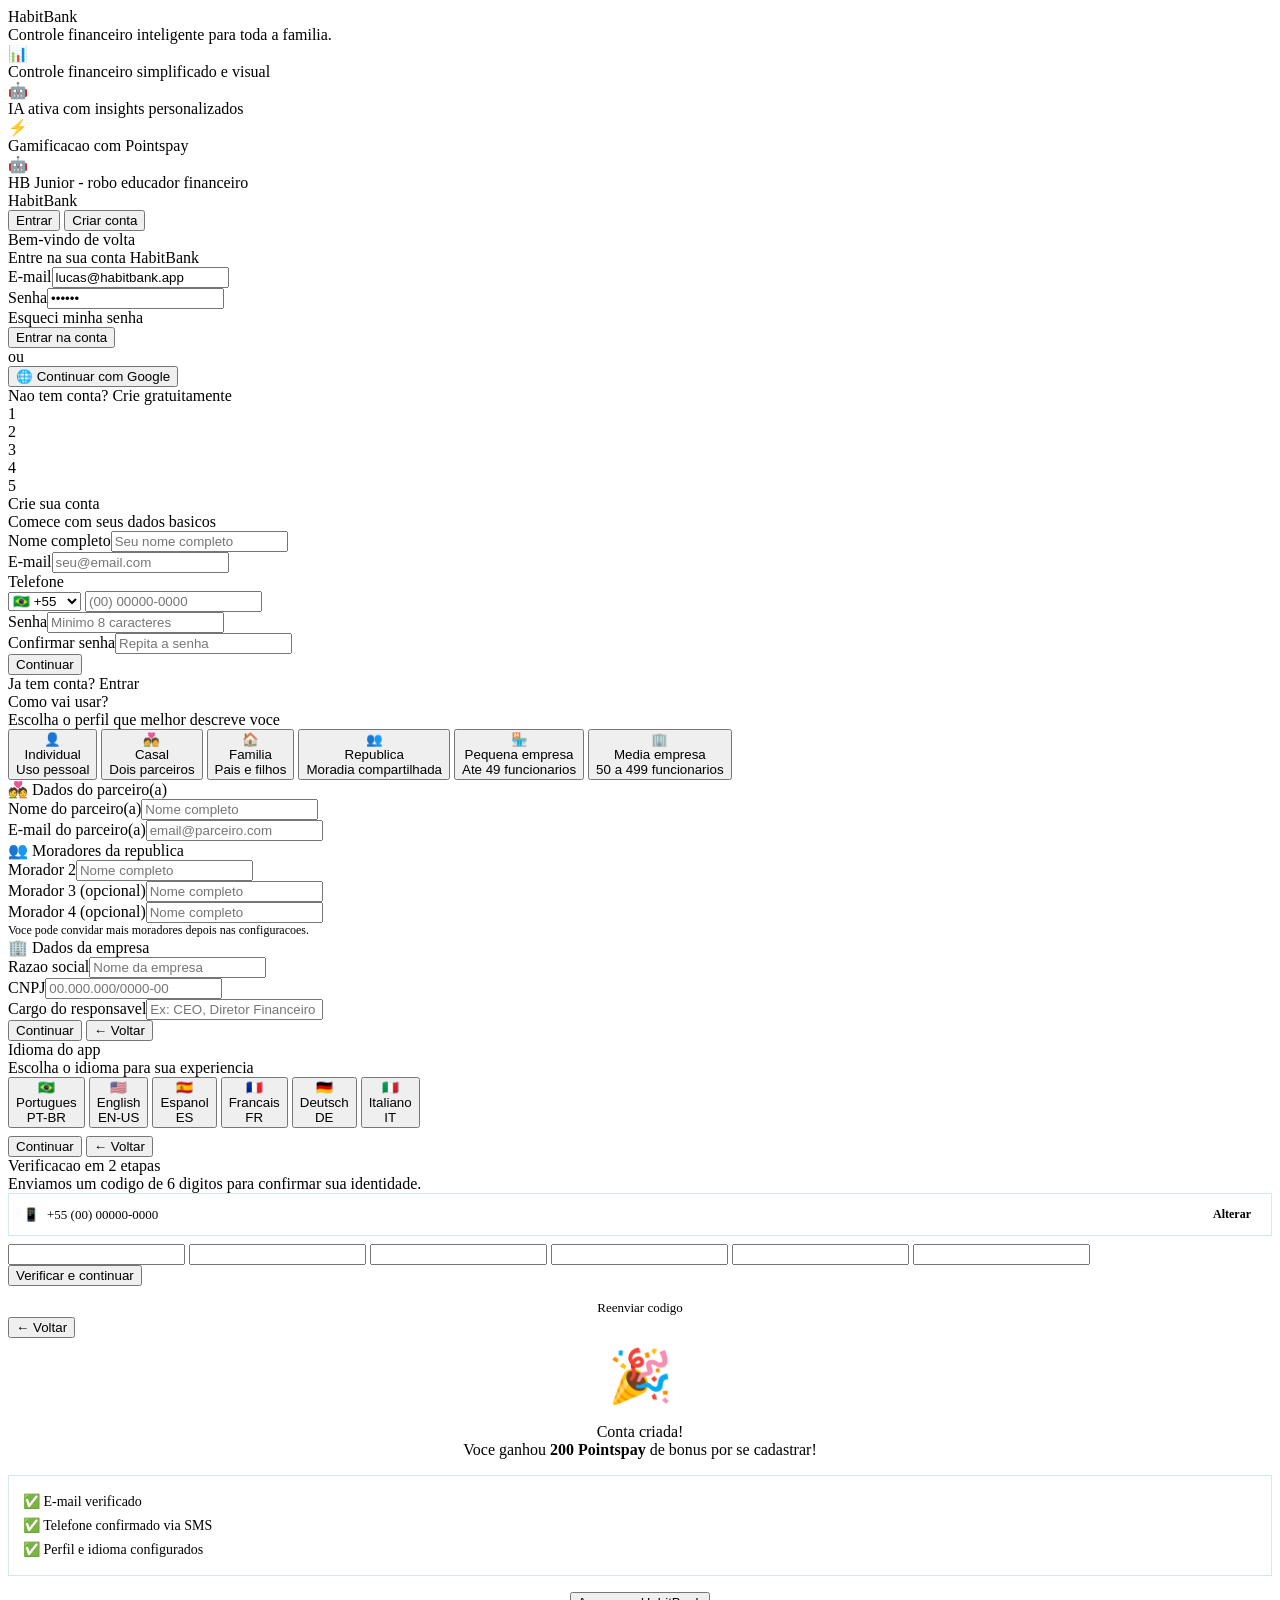
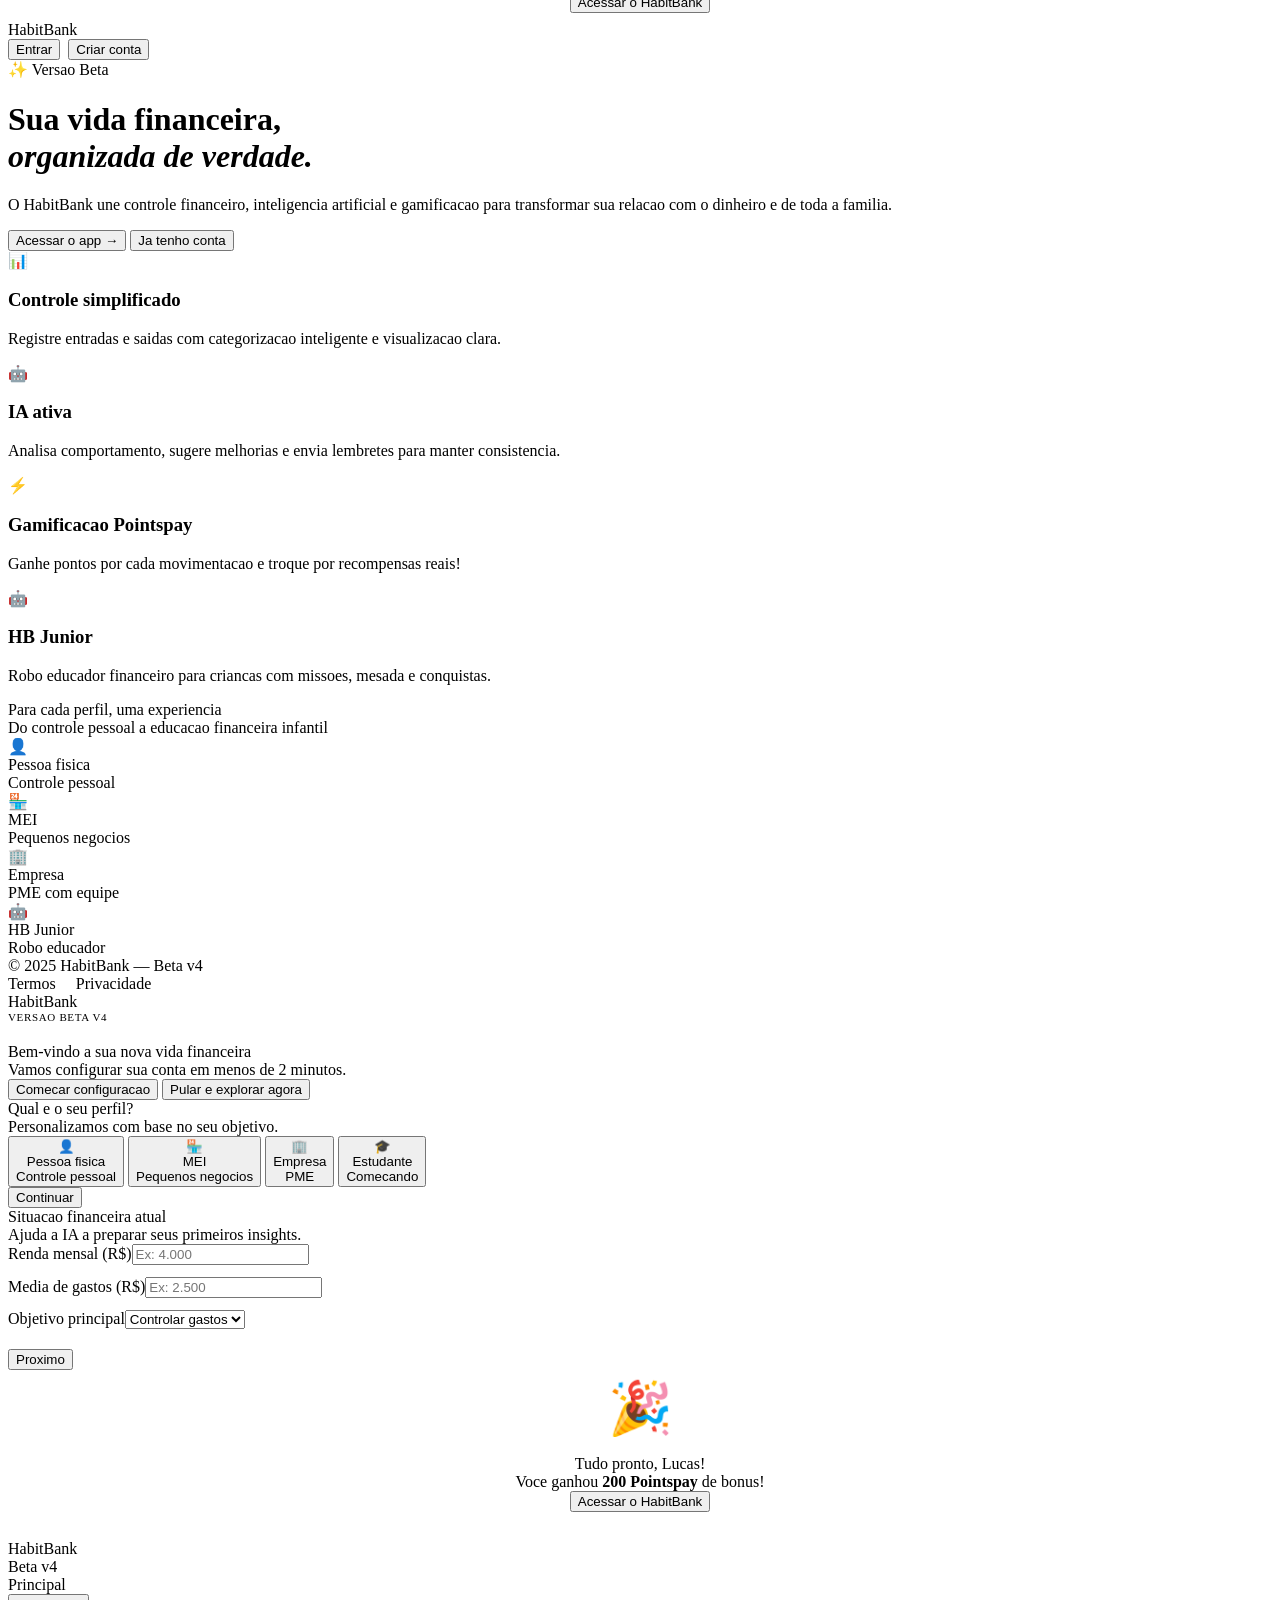
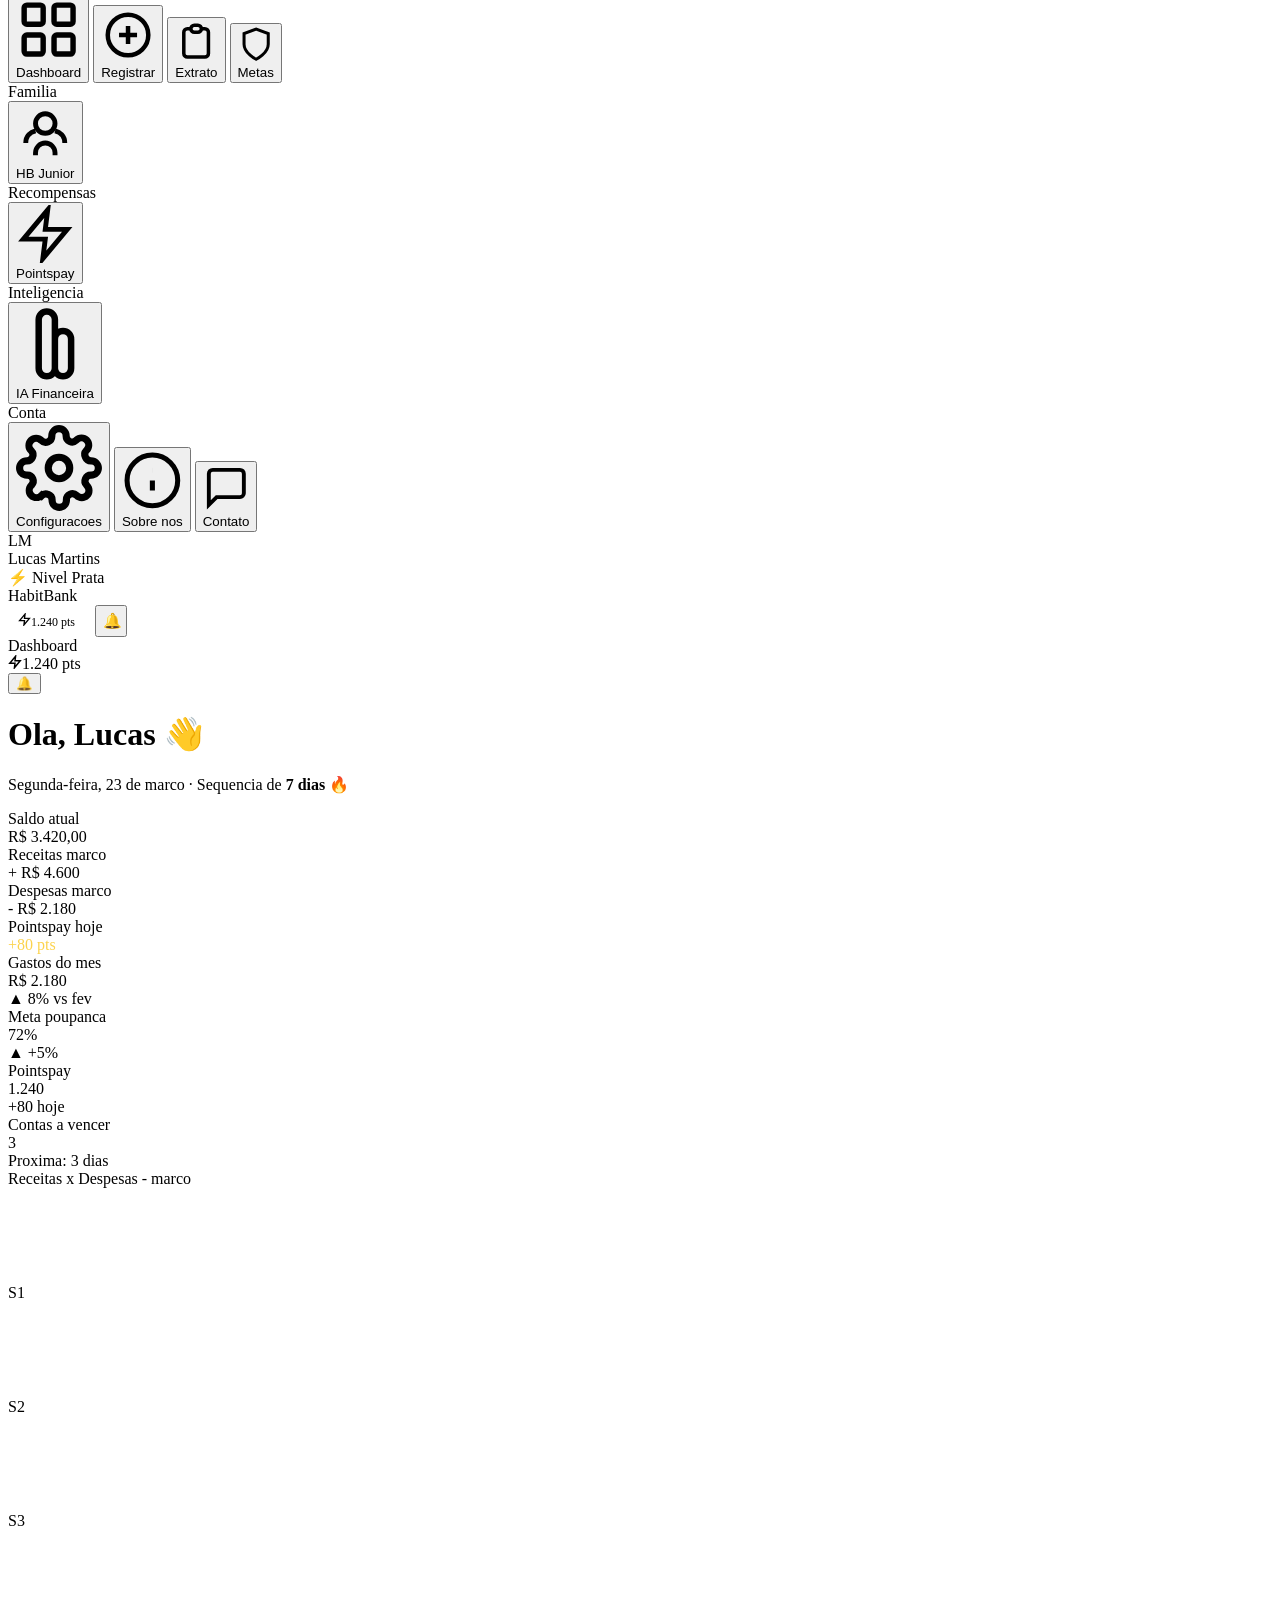
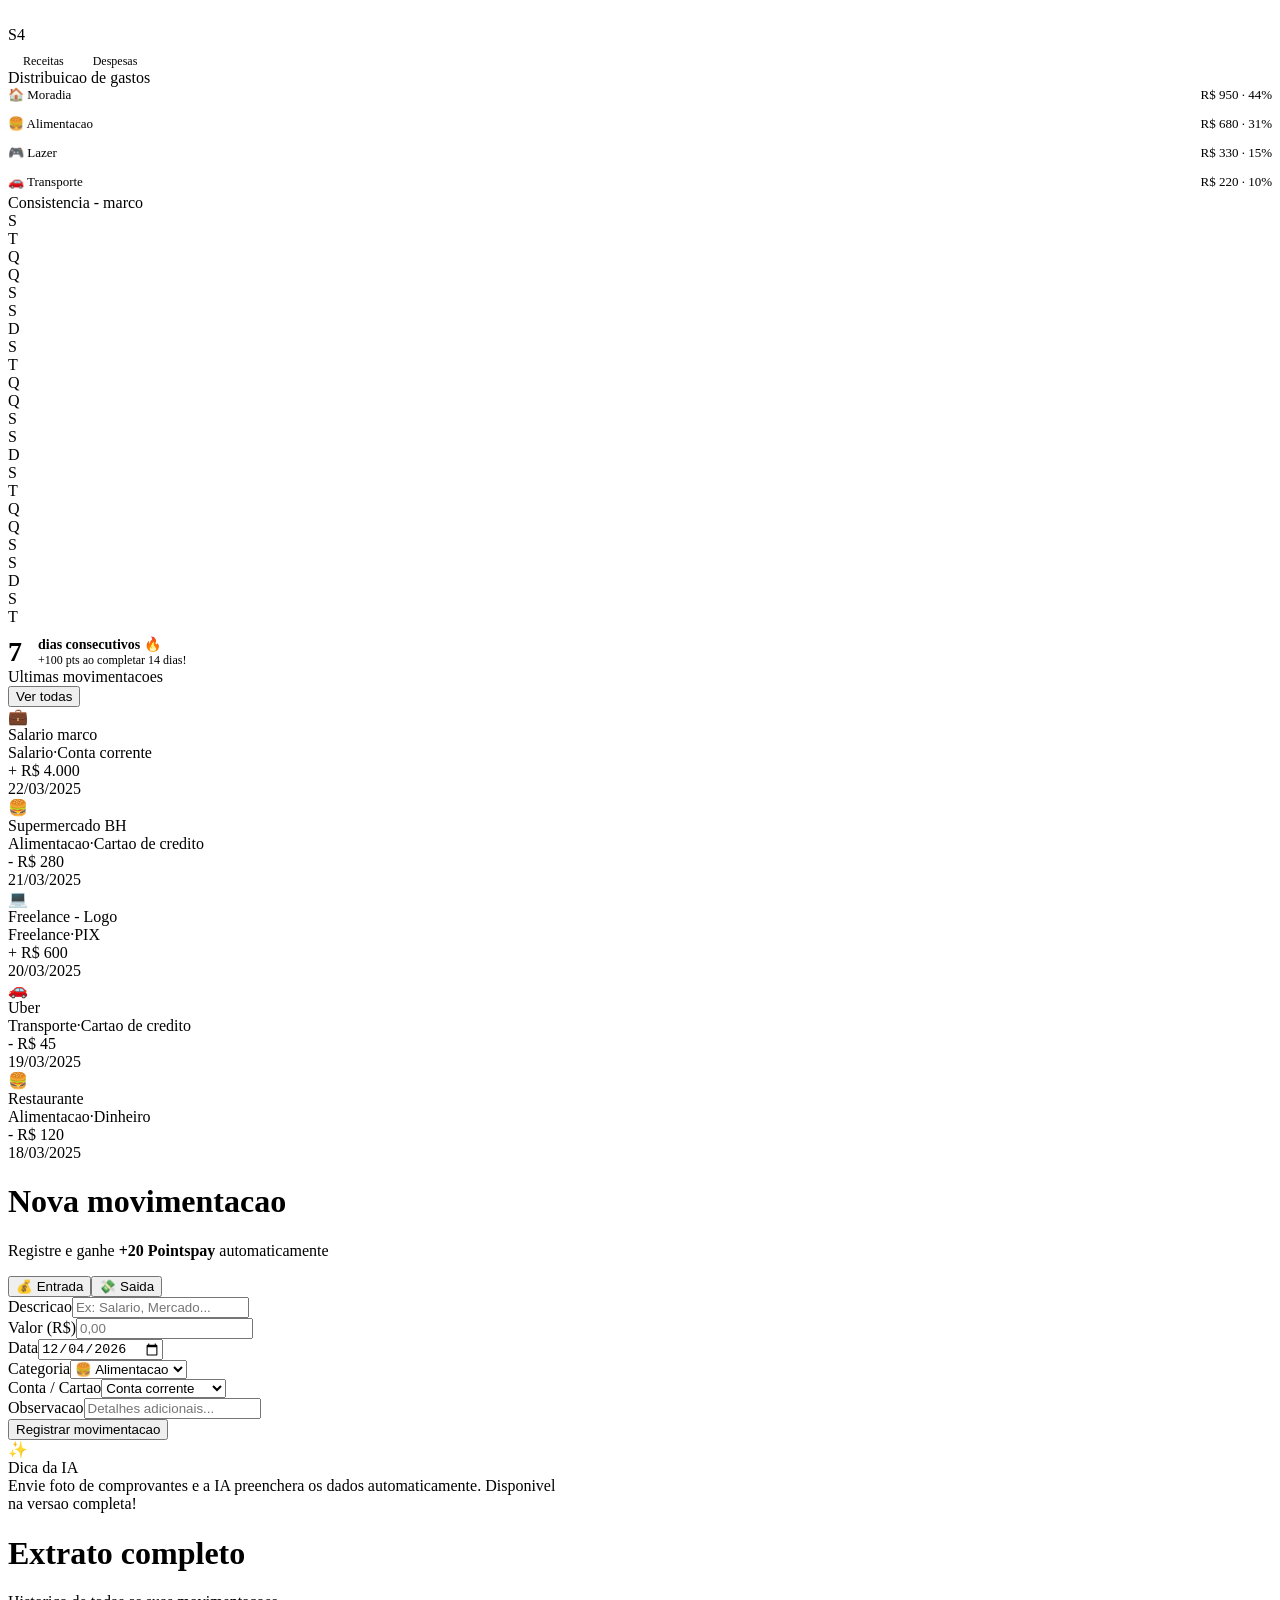
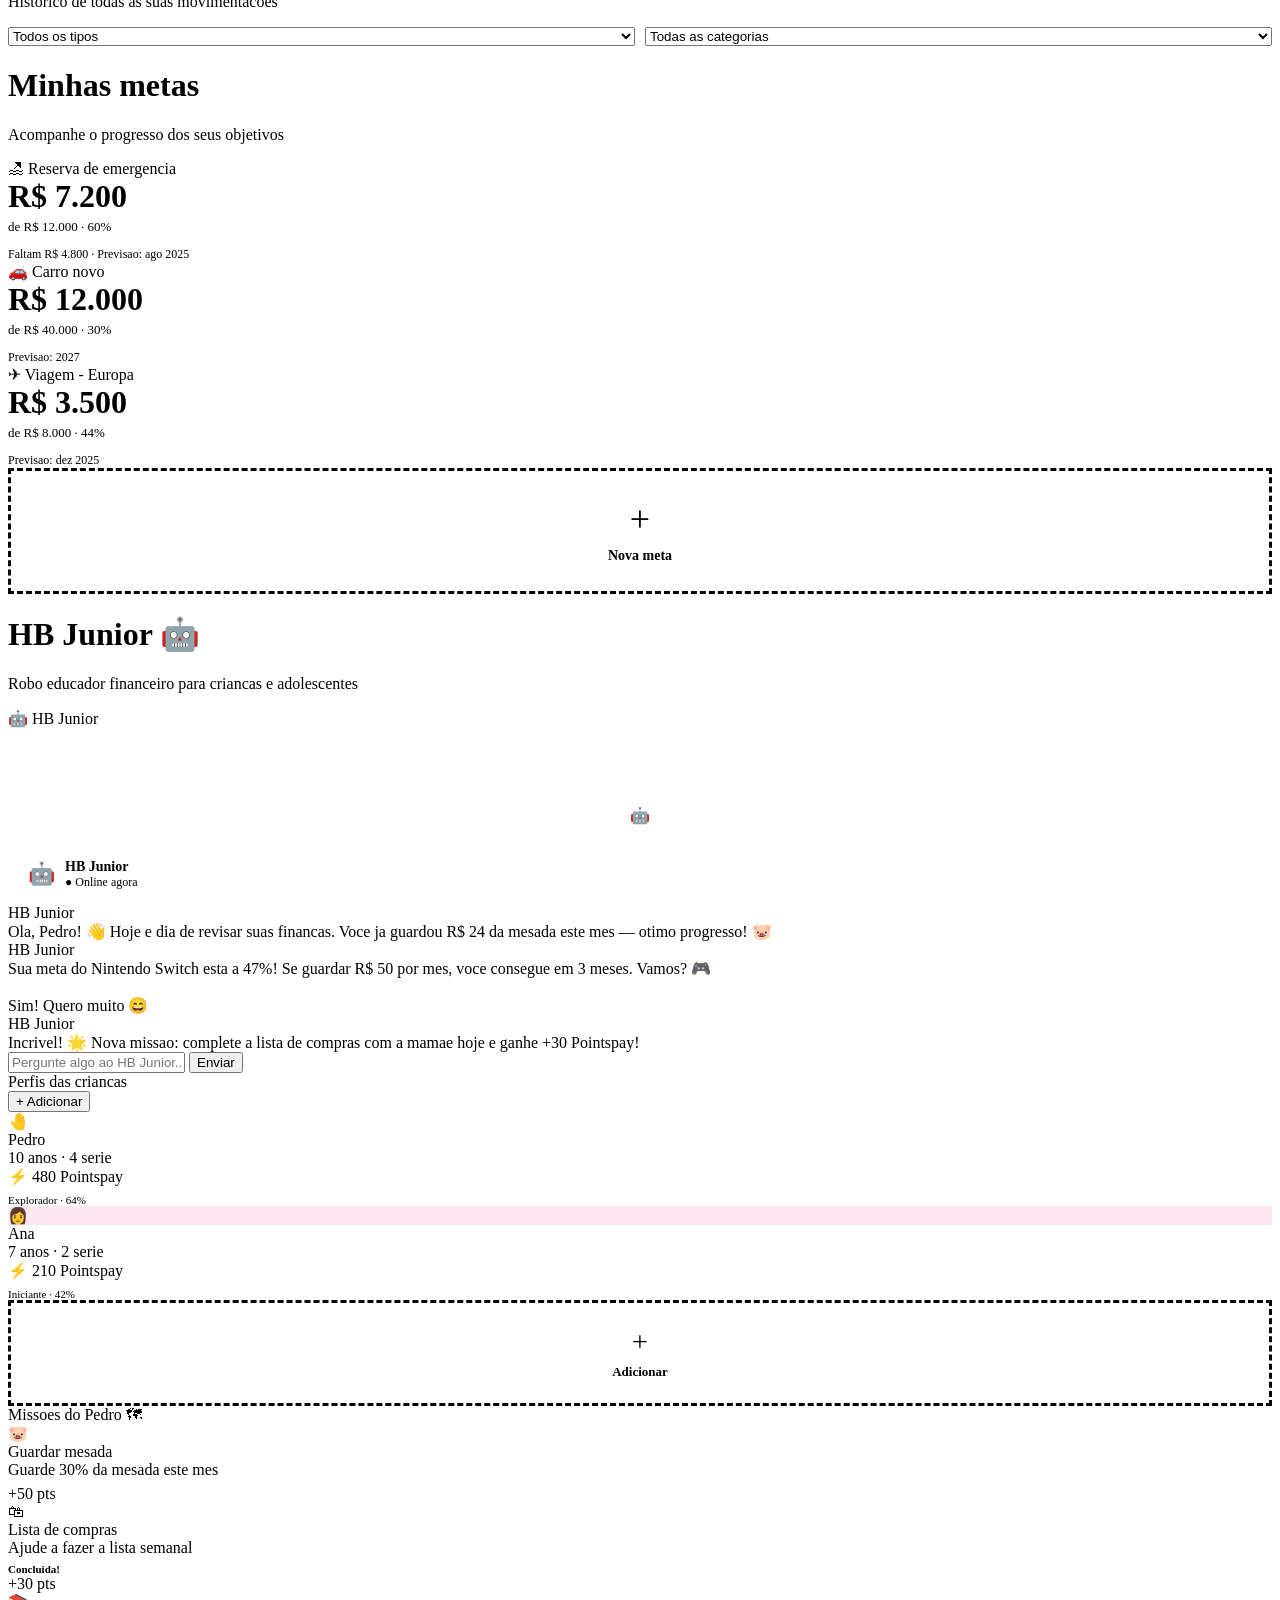
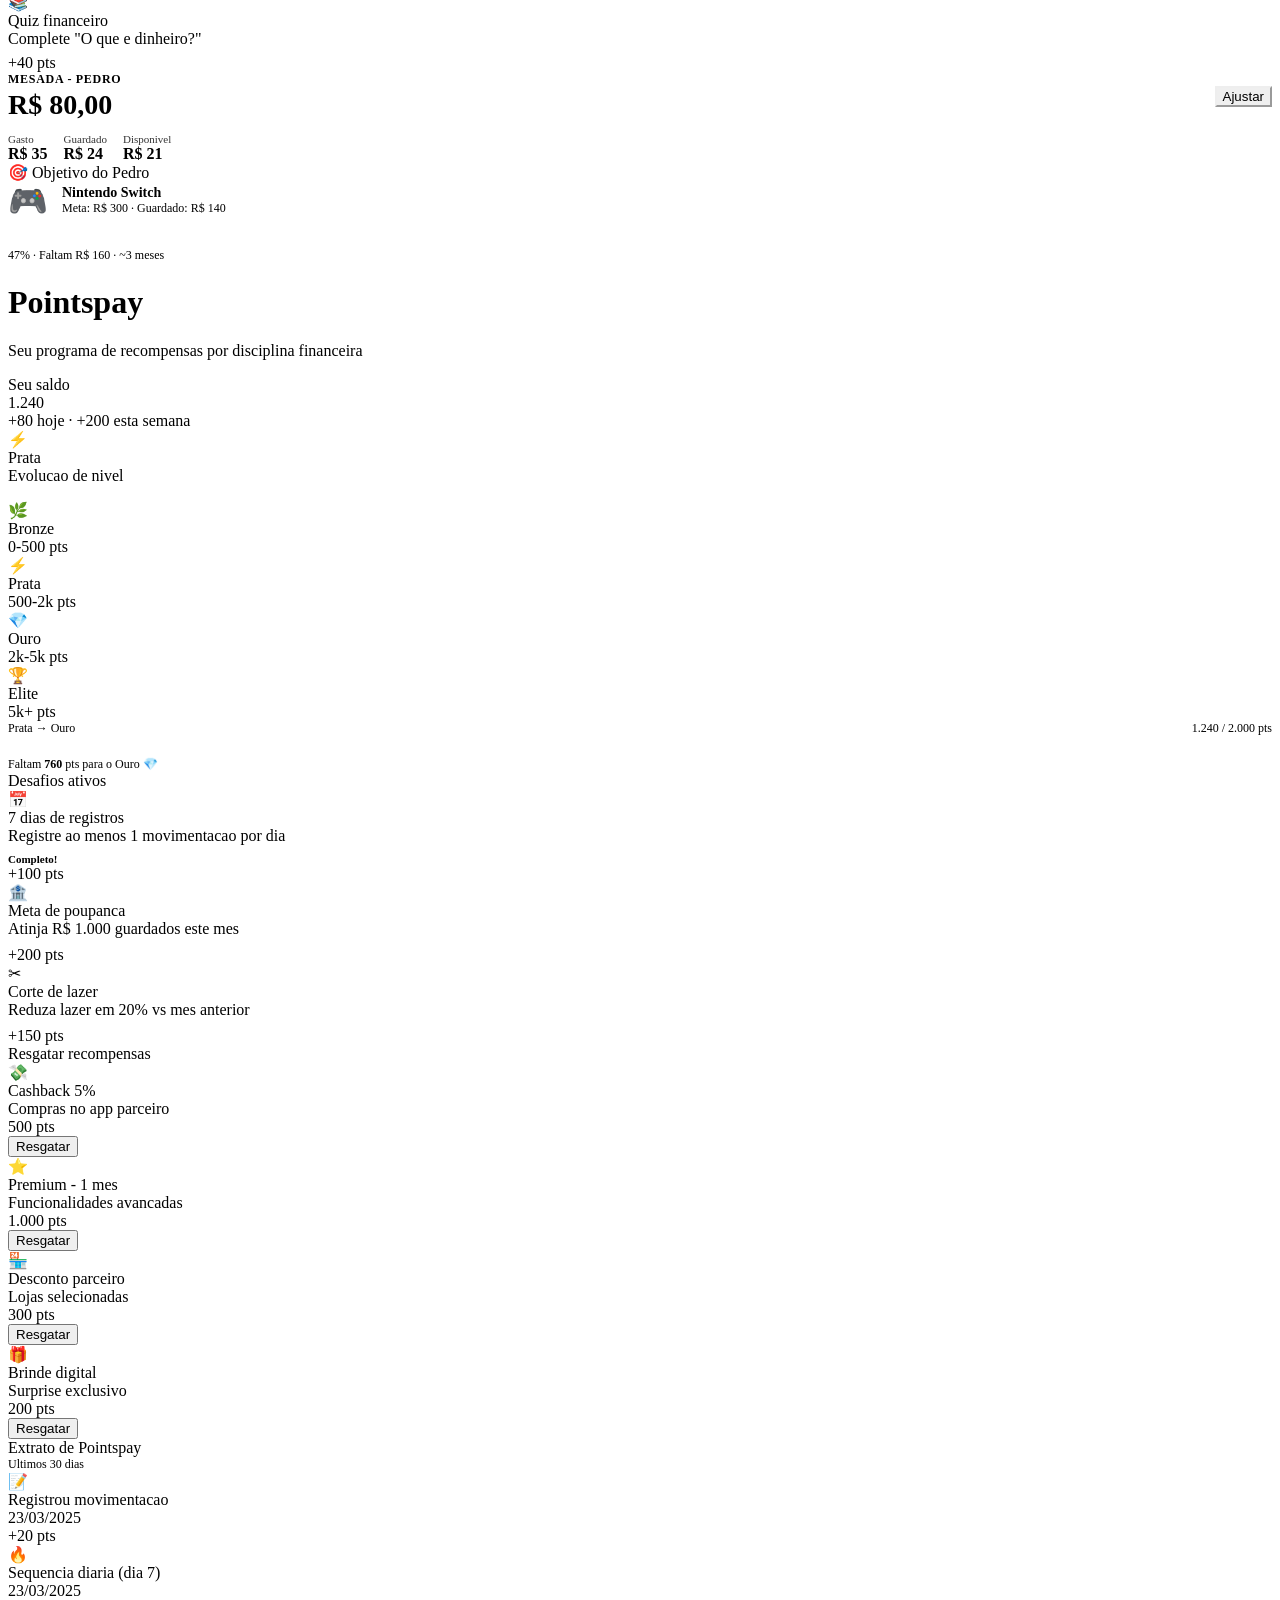
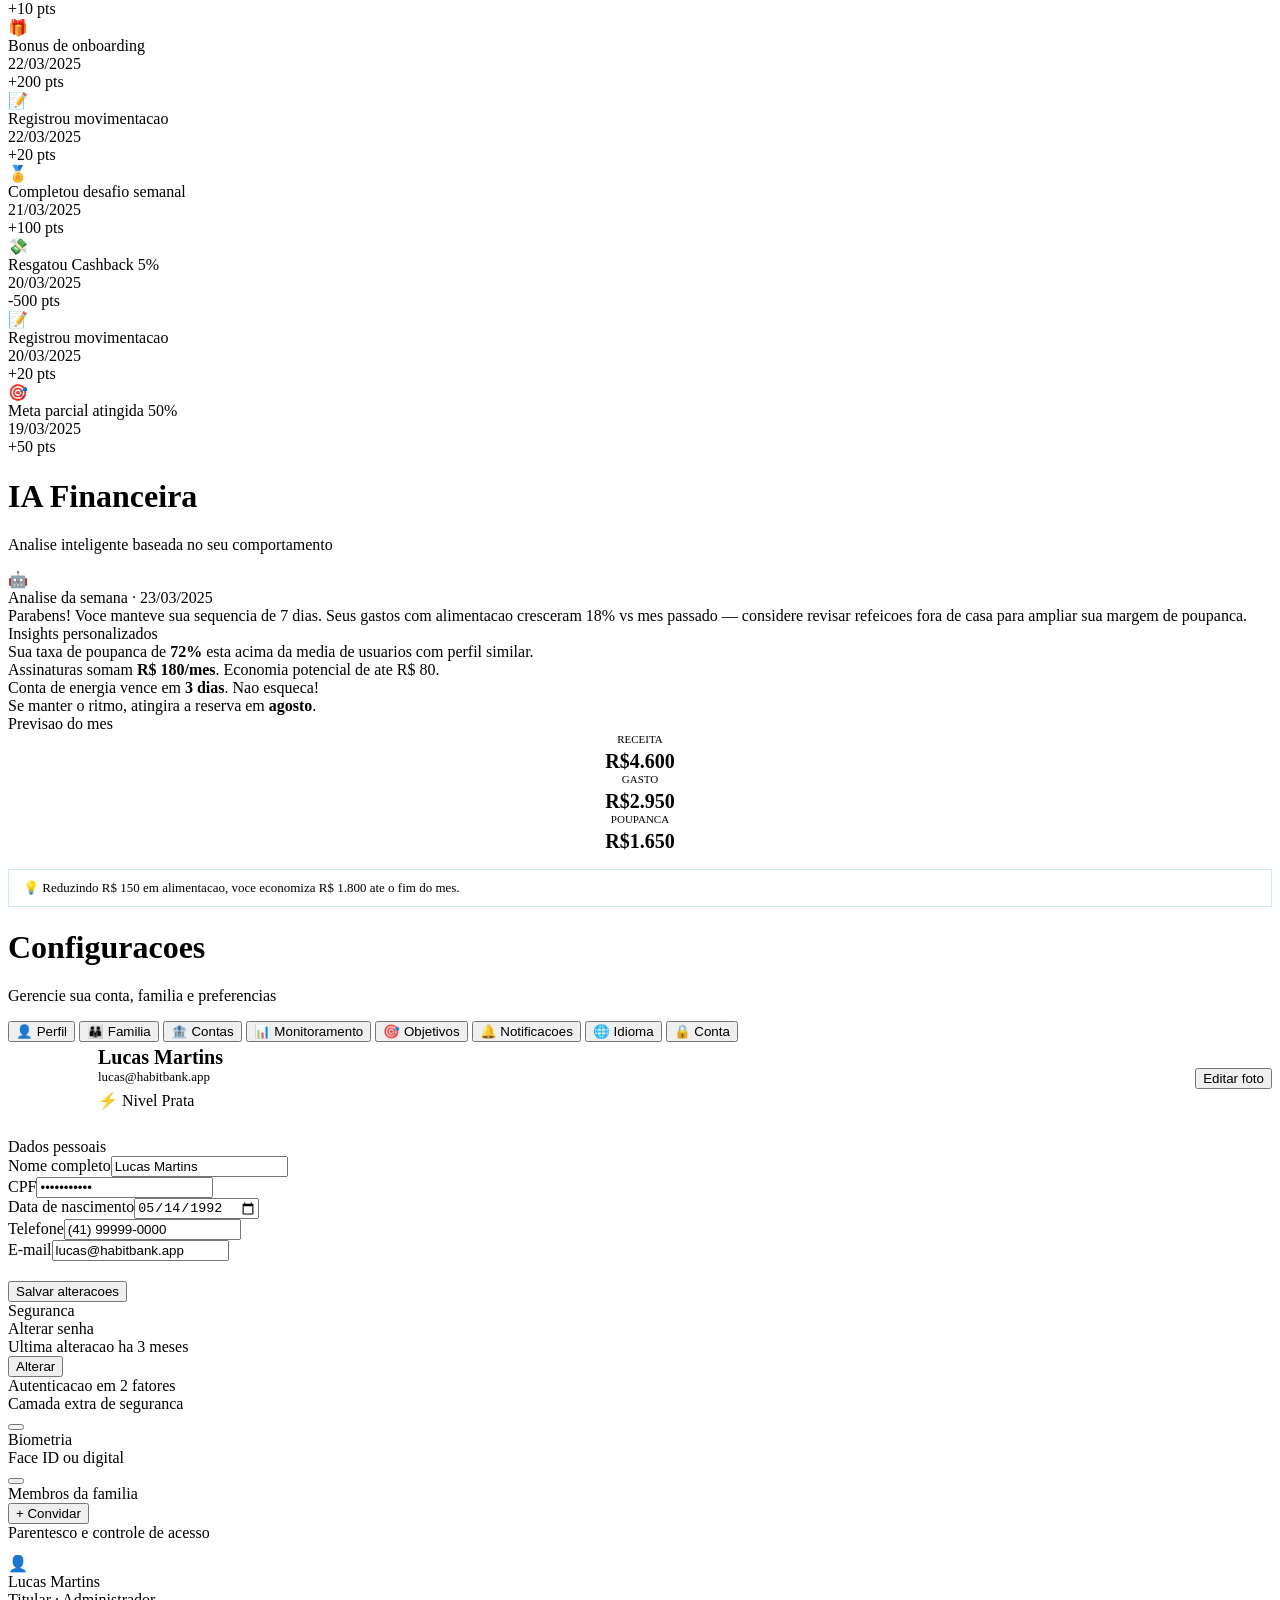
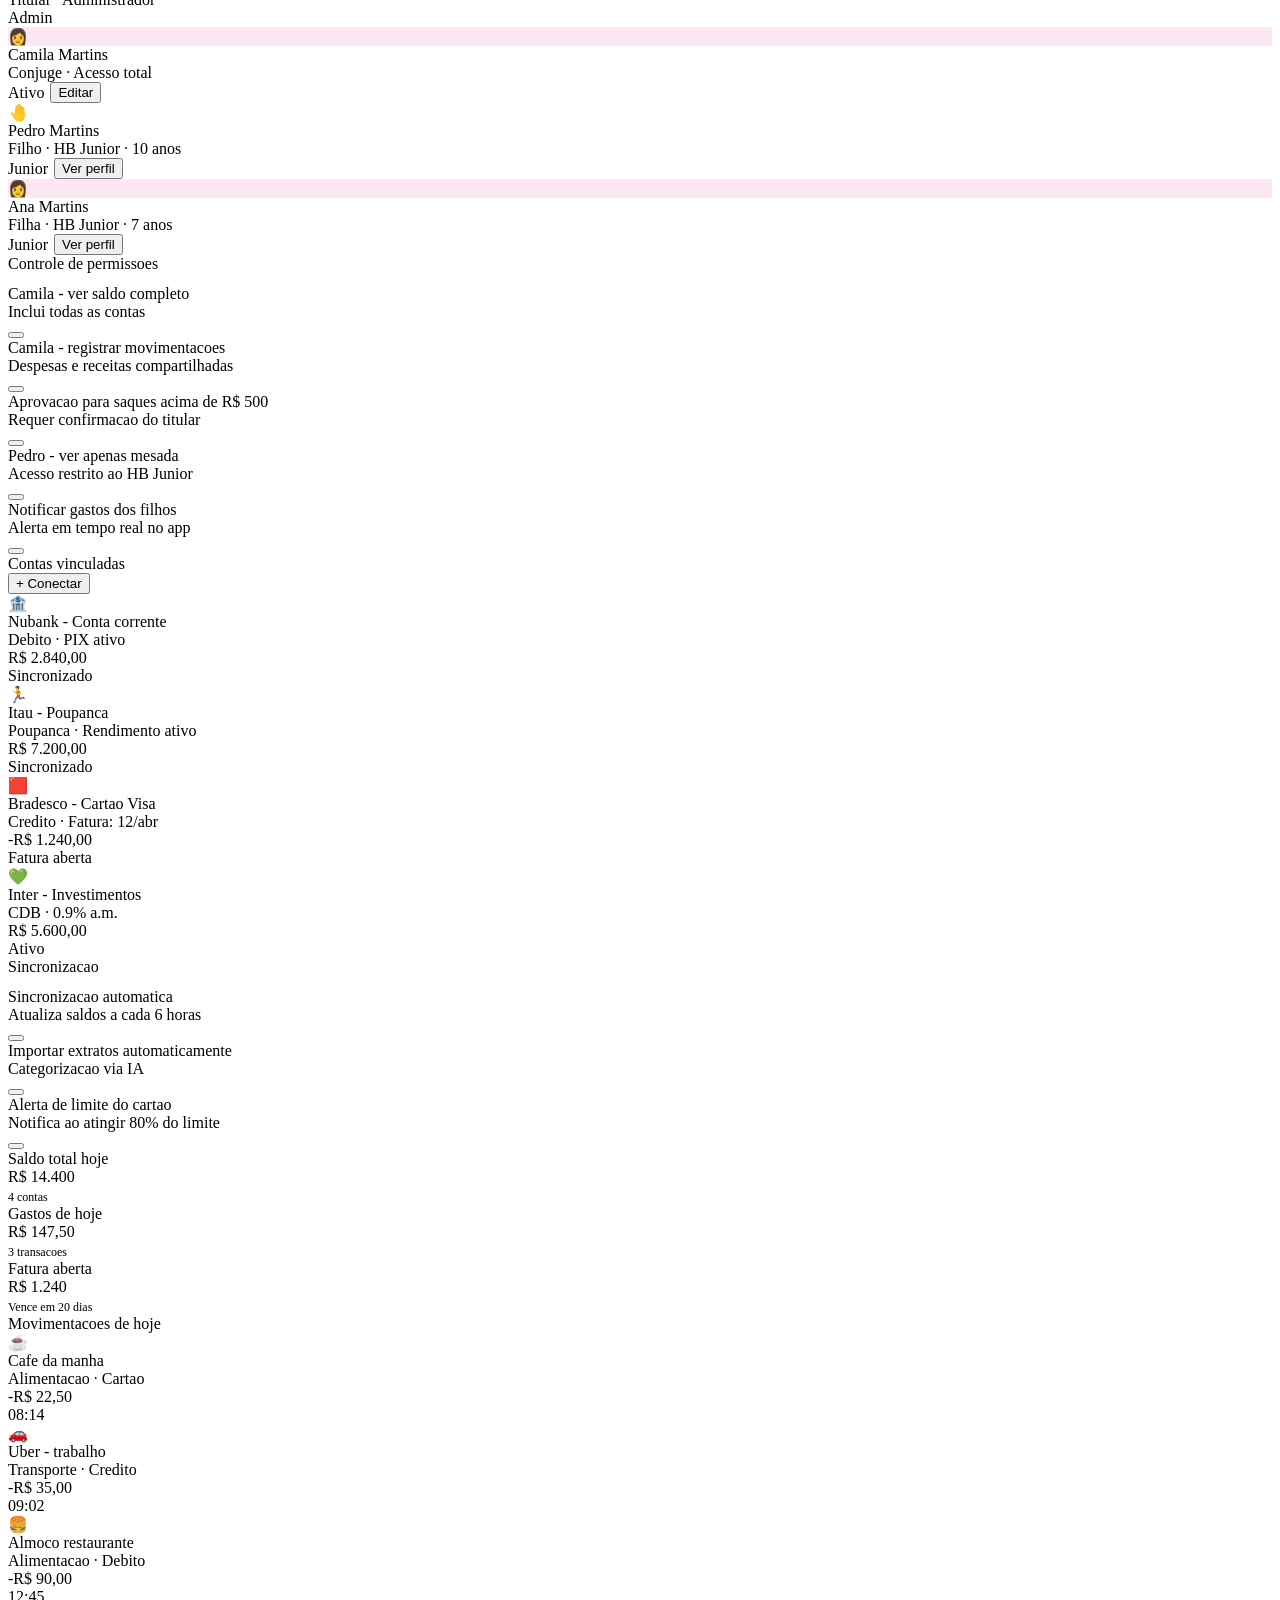
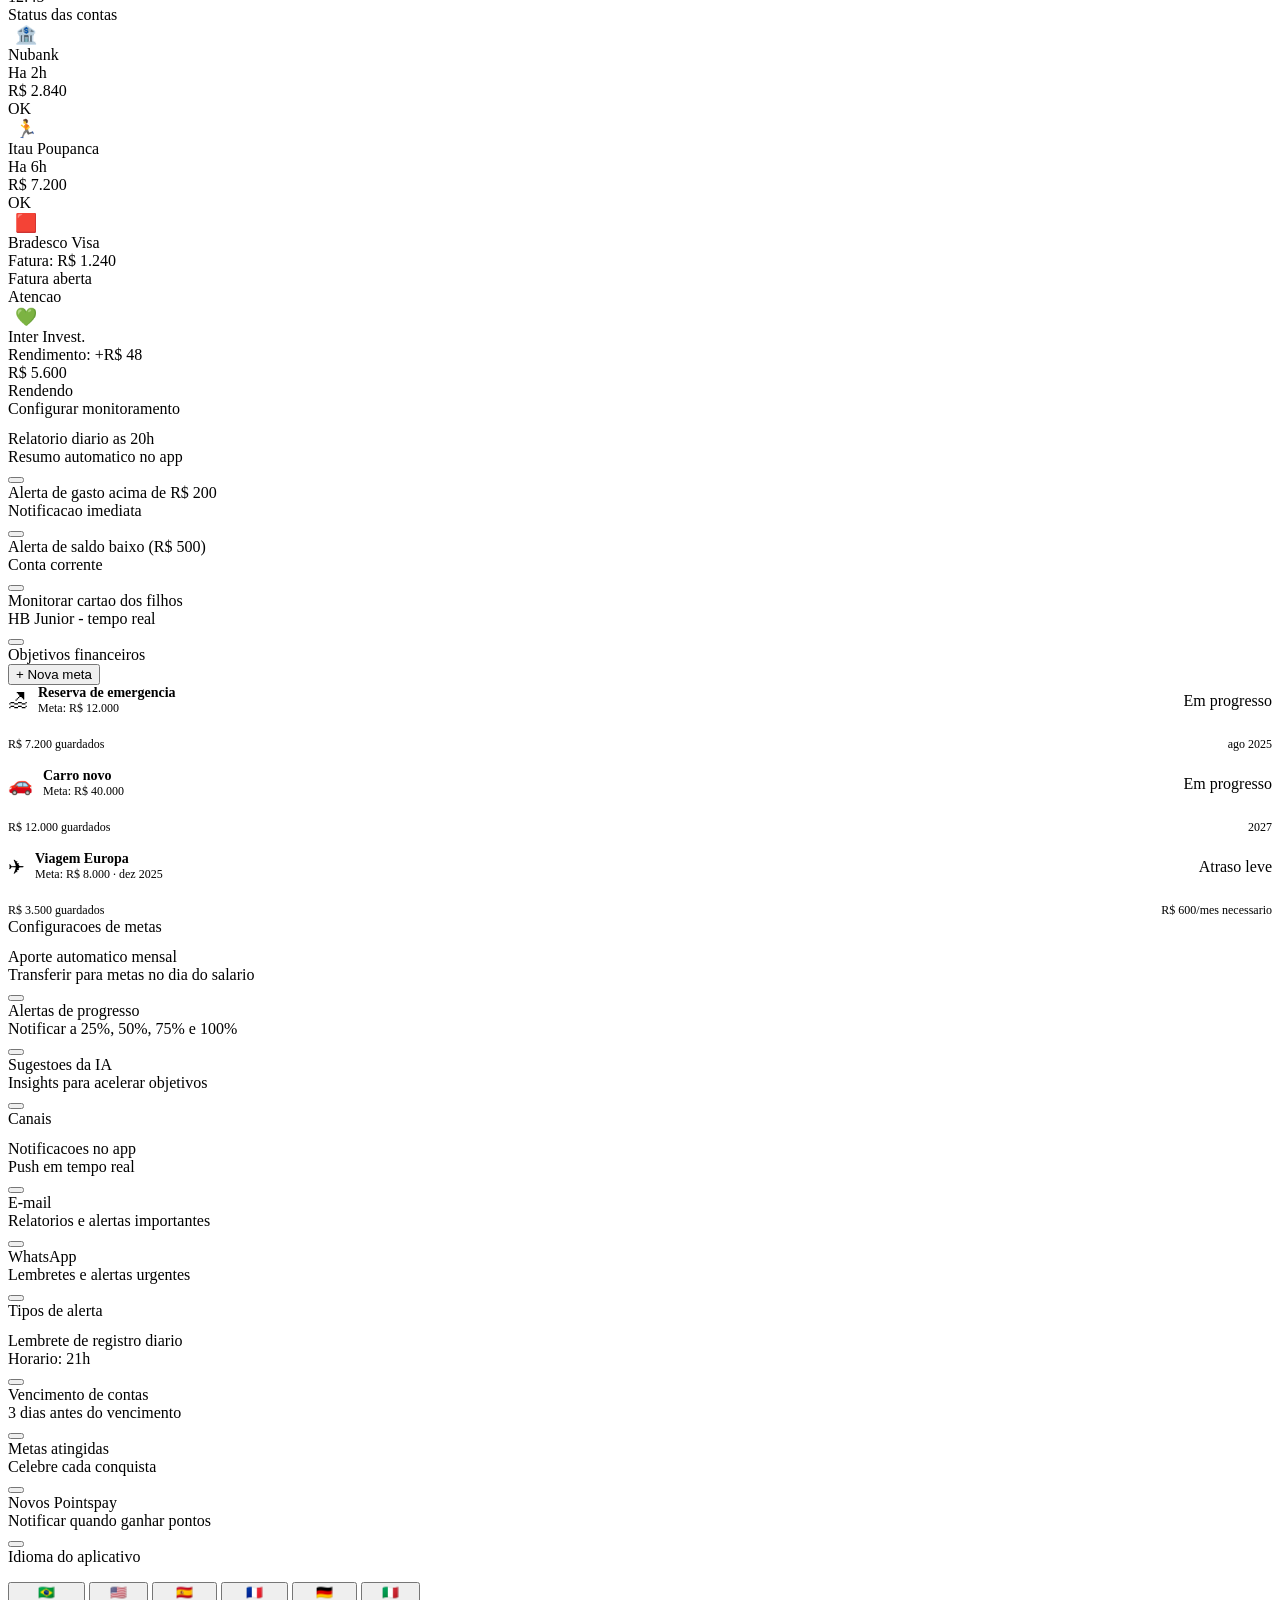
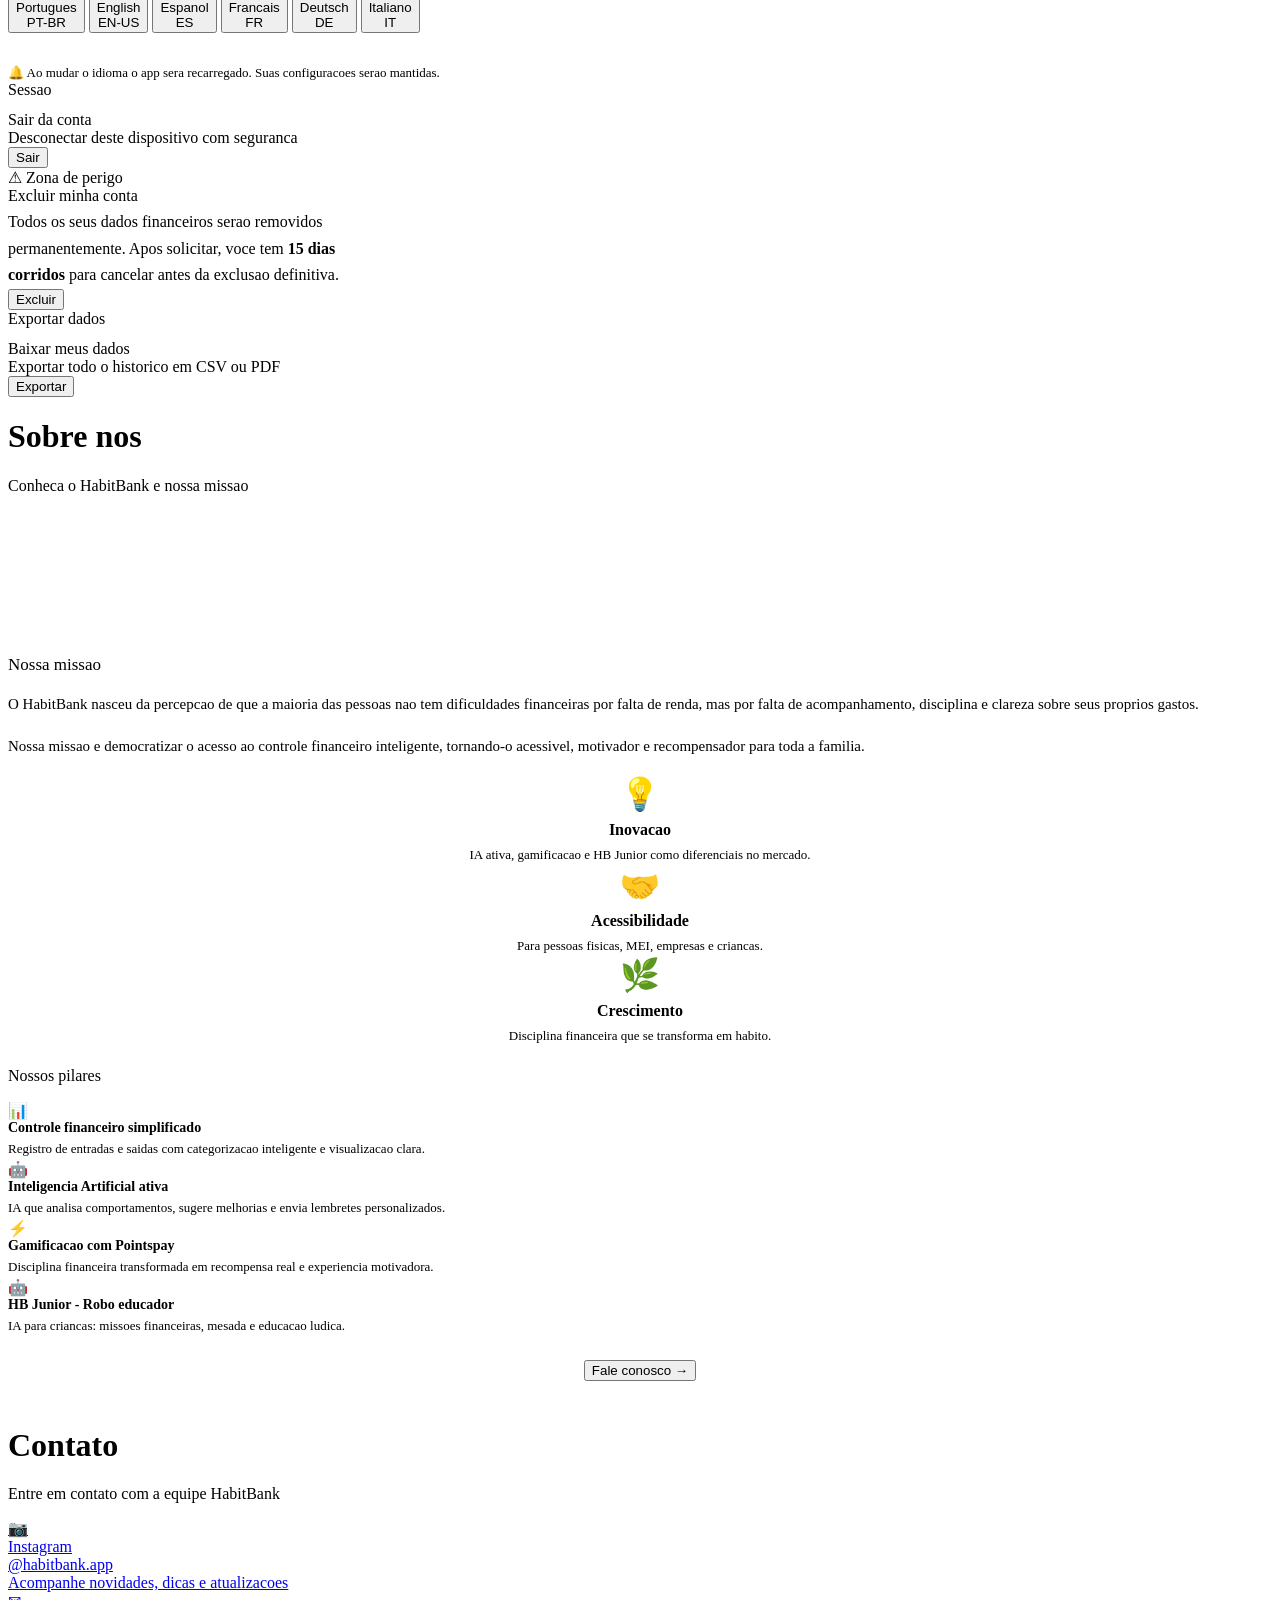
<file: HabitBank/index.html>
<!DOCTYPE html>
<html lang="pt-BR">
<head>
<meta charset="UTF-8"/>
<meta name="viewport" content="width=device-width,initial-scale=1.0"/>
<title>HabitBank — Beta v4.1</title>
<link rel="icon" href="HabitBank/favicon.png" type="image/x-icon">
<link href="https://fonts.googleapis.com/css2?family=DM+Sans:opsz,wght@9..40,300;9..40,400;9..40,500;9..40,600&family=Syne:wght@700;800&display=swap" rel="stylesheet"/>
<link rel="stylesheet" href="Habit>
</head>
<body>

<!-- ========== LOGIN ========== -->
<div id="sl" class="scr on">
  <div class="ll">
    <div class="llz">
      <div class="ll-br">Habit<span>Bank</span></div>
      <div class="ll-tg">Controle financeiro inteligente para toda a familia.</div>
      <div class="ll-fs">
        <div class="ll-f"><div class="ll-fi">&#128202;</div><div class="ll-ft">Controle financeiro simplificado e visual</div></div>
        <div class="ll-f"><div class="ll-fi">&#129302;</div><div class="ll-ft">IA ativa com insights personalizados</div></div>
        <div class="ll-f"><div class="ll-fi">&#9889;</div><div class="ll-ft">Gamificacao com Pointspay</div></div>
        <div class="ll-f"><div class="ll-fi">&#129302;</div><div class="ll-ft">HB Junior - robo educador financeiro</div></div>
      </div>
    </div>
  </div>
  <div class="lr">
    <div class="lr-lg">Habit<span>Bank</span></div>
    <div class="ltabs">
      <button class="ltab on" onclick="swTab(this,'s1f')">Entrar</button>
      <button class="ltab" onclick="swTab(this,'s2f')">Criar conta</button>
    </div>
    <!-- SIGN IN -->
    <div class="lf" id="s1f">
      <div class="lh1">Bem-vindo de volta</div>
      <div class="lsb">Entre na sua conta HabitBank</div>
      <div class="lfd"><label class="llb">E-mail</label><input class="lin" type="email" id="le" value="lucas@habitbank.app"/></div>
      <div class="lfd"><label class="llb">Senha</label><input class="lin" type="password" id="lp" value="123456"/><div class="lfg">Esqueci minha senha</div></div>
      <button class="btn-l" onclick="doLogin()">Entrar na conta</button>
      <div class="ldv">ou</div>
      <button class="btn-sc" onclick="doLogin()">&#127760;&nbsp;Continuar com Google</button>
      <div class="lfot">Nao tem conta? <a onclick="swTab(document.querySelectorAll('.ltab')[1],'s2f')">Crie gratuitamente</a></div>
    </div>
    <!-- REGISTER MULTI-STEP -->
    <div class="lf hi" id="s2f">
      <div class="rbar">
        <div class="rdot cu" id="rd1">1</div><div class="rln" id="rl1"></div>
        <div class="rdot" id="rd2">2</div><div class="rln" id="rl2"></div>
        <div class="rdot" id="rd3">3</div><div class="rln" id="rl3"></div>
        <div class="rdot" id="rd4">4</div><div class="rln" id="rl4"></div>
        <div class="rdot" id="rd5">5</div>
      </div>
      <!-- STEP 1: Dados basicos -->
      <div class="rst on" id="rs1">
        <div class="lh1">Crie sua conta</div>
        <div class="lsb">Comece com seus dados basicos</div>
        <div class="lfd"><label class="llb">Nome completo</label><input class="lin" type="text" id="rn" placeholder="Seu nome completo"/></div>
        <div class="lfd"><label class="llb">E-mail</label><input class="lin" type="email" id="re" placeholder="seu@email.com"/></div>
        <div class="lfd"><label class="llb">Telefone</label>
          <div class="ph-rw">
            <select class="lin ph-dd" id="rddi">
              <option value="+55">&#127463;&#127479; +55</option>
              <option value="+1">&#127482;&#127480; +1</option>
              <option value="+351">&#127477;&#127481; +351</option>
              <option value="+34">&#127466;&#127480; +34</option>
              <option value="+49">&#127465;&#127466; +49</option>
              <option value="+33">&#127467;&#127479; +33</option>
              <option value="+44">&#127468;&#127463; +44</option>
              <option value="+39">&#127470;&#127481; +39</option>
              <option value="+54">&#127462;&#127479; +54</option>
            </select>
            <input class="lin" type="tel" id="rph" placeholder="(00) 00000-0000" style="flex:1"/>
          </div>
        </div>
        <div class="lfd"><label class="llb">Senha</label><input class="lin" type="password" id="rs" placeholder="Minimo 8 caracteres"/></div>
        <div class="lfd"><label class="llb">Confirmar senha</label><input class="lin" type="password" id="rs2" placeholder="Repita a senha"/></div>
        <button class="btn-l" onclick="rNext(2)">Continuar</button>
        <div class="lfot">Ja tem conta? <a onclick="swTab(document.querySelectorAll('.ltab')[0],'s1f')">Entrar</a></div>
      </div>
      <!-- STEP 2: Tipo de uso -->
      <div class="rst" id="rs2">
        <div class="lh1">Como vai usar?</div>
        <div class="lsb">Escolha o perfil que melhor descreve voce</div>
        <div class="uso-g">
          <button class="uso-o" onclick="selUso(this,'ind')"><span class="uso-i">&#128100;</span><div class="uso-n">Individual</div><div class="uso-d">Uso pessoal</div></button>
          <button class="uso-o" onclick="selUso(this,'cas')"><span class="uso-i">&#128145;</span><div class="uso-n">Casal</div><div class="uso-d">Dois parceiros</div></button>
          <button class="uso-o" onclick="selUso(this,'fam')"><span class="uso-i">&#127968;</span><div class="uso-n">Familia</div><div class="uso-d">Pais e filhos</div></button>
          <button class="uso-o" onclick="selUso(this,'rep')"><span class="uso-i">&#128101;</span><div class="uso-n">Republica</div><div class="uso-d">Moradia compartilhada</div></button>
          <button class="uso-o" onclick="selUso(this,'pme')"><span class="uso-i">&#127978;</span><div class="uso-n">Pequena empresa</div><div class="uso-d">Ate 49 funcionarios</div></button>
          <button class="uso-o" onclick="selUso(this,'mme')"><span class="uso-i">&#127970;</span><div class="uso-n">Media empresa</div><div class="uso-d">50 a 499 funcionarios</div></button>
        </div>
        <!-- Extra: Casal -->
        <div class="xf" id="xf-cas">
          <div class="xf-ttl">&#128145; Dados do parceiro(a)</div>
          <div class="lfd"><label class="llb">Nome do parceiro(a)</label><input class="lin" id="xpar" placeholder="Nome completo"/></div>
          <div class="lfd"><label class="llb">E-mail do parceiro(a)</label><input class="lin" id="xpare" type="email" placeholder="email@parceiro.com"/></div>
        </div>
        <!-- Extra: Republica -->
        <div class="xf" id="xf-rep">
          <div class="xf-ttl">&#128101; Moradores da republica</div>
          <div class="lfd"><label class="llb">Morador 2</label><input class="lin" id="xr2" placeholder="Nome completo"/></div>
          <div class="lfd"><label class="llb">Morador 3 (opcional)</label><input class="lin" id="xr3" placeholder="Nome completo"/></div>
          <div class="lfd"><label class="llb">Morador 4 (opcional)</label><input class="lin" id="xr4" placeholder="Nome completo"/></div>
          <div style="font-size:12px;color:var(--mu)">Voce pode convidar mais moradores depois nas configuracoes.</div>
        </div>
        <!-- Extra: Empresa -->
        <div class="xf" id="xf-emp">
          <div class="xf-ttl">&#127970; Dados da empresa</div>
          <div class="lfd"><label class="llb">Razao social</label><input class="lin" id="xenm" placeholder="Nome da empresa"/></div>
          <div class="lfd"><label class="llb">CNPJ</label><input class="lin" id="xcnpj" placeholder="00.000.000/0000-00" maxlength="18" oninput="fmtCNPJ(this)"/></div>
          <div class="lfd"><label class="llb">Cargo do responsavel</label><input class="lin" id="xcargo" placeholder="Ex: CEO, Diretor Financeiro"/></div>
        </div>
        <button class="btn-l" onclick="rNext(3)">Continuar</button>
        <button class="rbk" onclick="rNext(1)">&#8592; Voltar</button>
      </div>
      <!-- STEP 3: Idioma -->
      <div class="rst" id="rs3">
        <div class="lh1">Idioma do app</div>
        <div class="lsb">Escolha o idioma para sua experiencia</div>
        <div class="lg-g" id="reg-lg">
          <button class="lg-o on" onclick="selLg(this,'pt-BR')"><span class="lg-f">&#127463;&#127479;</span><div class="lg-n">Portugues</div><div class="lg-a">PT-BR</div></button>
          <button class="lg-o" onclick="selLg(this,'en-US')"><span class="lg-f">&#127482;&#127480;</span><div class="lg-n">English</div><div class="lg-a">EN-US</div></button>
          <button class="lg-o" onclick="selLg(this,'es-ES')"><span class="lg-f">&#127466;&#127480;</span><div class="lg-n">Espanol</div><div class="lg-a">ES</div></button>
          <button class="lg-o" onclick="selLg(this,'fr-FR')"><span class="lg-f">&#127467;&#127479;</span><div class="lg-n">Francais</div><div class="lg-a">FR</div></button>
          <button class="lg-o" onclick="selLg(this,'de-DE')"><span class="lg-f">&#127465;&#127466;</span><div class="lg-n">Deutsch</div><div class="lg-a">DE</div></button>
          <button class="lg-o" onclick="selLg(this,'it-IT')"><span class="lg-f">&#127470;&#127481;</span><div class="lg-n">Italiano</div><div class="lg-a">IT</div></button>
        </div>
        <button class="btn-l" onclick="rNext(4)" style="margin-top:.5rem">Continuar</button>
        <button class="rbk" onclick="rNext(2)">&#8592; Voltar</button>
      </div>
      <!-- STEP 4: 2FA -->
      <div class="rst" id="rs4">
        <div class="lh1">Verificacao em 2 etapas</div>
        <div class="lsb">Enviamos um codigo de 6 digitos para confirmar sua identidade.</div>
        <div style="background:var(--gl);border:1px solid rgba(29,158,117,.2);border-radius:var(--ra);padding:12px 14px;font-size:13px;color:var(--gd);display:flex;align-items:center;gap:8px;margin-bottom:.5rem">
          <span>&#128241;</span><span id="r4ph">+55 (00) 00000-0000</span>
          <button onclick="rNext(1)" style="margin-left:auto;font-family:var(--fb);background:none;border:none;color:var(--g);font-size:12px;cursor:pointer;font-weight:600">Alterar</button>
        </div>
        <div class="pin-rw">
          <input class="pin-i" maxlength="1" type="text" inputmode="numeric" oninput="pinFwd(this,0)"/>
          <input class="pin-i" maxlength="1" type="text" inputmode="numeric" oninput="pinFwd(this,1)"/>
          <input class="pin-i" maxlength="1" type="text" inputmode="numeric" oninput="pinFwd(this,2)"/>
          <input class="pin-i" maxlength="1" type="text" inputmode="numeric" oninput="pinFwd(this,3)"/>
          <input class="pin-i" maxlength="1" type="text" inputmode="numeric" oninput="pinFwd(this,4)"/>
          <input class="pin-i" maxlength="1" type="text" inputmode="numeric" oninput="pinFwd(this,5)"/>
        </div>
        <button class="btn-l" onclick="rNext(5)">Verificar e continuar</button>
        <div style="text-align:center;margin-top:.75rem">
          <button style="font-family:var(--fb);background:none;border:none;color:var(--g);font-size:13px;cursor:pointer" onclick="toast('Novo codigo enviado! &#128241;',true)">Reenviar codigo</button>
        </div>
        <button class="rbk" onclick="rNext(3)">&#8592; Voltar</button>
      </div>
      <!-- STEP 5: Sucesso -->
      <div class="rst" id="rs5">
        <div style="text-align:center;padding:.5rem 0">
          <div style="font-size:52px;margin-bottom:1rem">&#127881;</div>
          <div class="lh1" style="text-align:center">Conta criada!</div>
          <div class="lsb" style="text-align:center">Voce ganhou <strong style="color:var(--g)">200 Pointspay</strong> de bonus por se cadastrar!</div>
          <div style="background:var(--gl);border:1px solid rgba(29,158,117,.2);border-radius:var(--rb);padding:14px;margin:1rem 0;font-size:14px;color:var(--gd);line-height:1.7;text-align:left">&#9989; E-mail verificado<br>&#9989; Telefone confirmado via SMS<br>&#9989; Perfil e idioma configurados</div>
          <button class="btn-l" onclick="enterApp()">Acessar o HabitBank</button>
        </div>
      </div>
    </div>
  </div>
</div>

<!-- ========== LANDING ========== -->
<div id="sla" class="scr">
  <div class="ltb">
    <div class="llo">Habit<span>Bank</span></div>
    <div style="display:flex;gap:8px">
      <button class="btn-ol" onclick="goLogin()">Entrar</button>
      <button class="btn-fl" onclick="enterApp()">Criar conta</button>
    </div>
  </div>
  <div class="lhe">
    <div class="eyb">&#10024; Versao Beta</div>
    <h1>Sua vida financeira,<br><em>organizada de verdade.</em></h1>
    <p>O HabitBank une controle financeiro, inteligencia artificial e gamificacao para transformar sua relacao com o dinheiro e de toda a familia.</p>
    <div class="cta-r">
      <button class="btn-ct" onclick="enterApp()">Acessar o app &rarr;</button>
      <button class="btn-ct2" onclick="goLogin()">Ja tenho conta</button>
    </div>
  </div>
  <div class="pill-g">
    <div class="pill"><div class="pill-ic pi-g">&#128202;</div><h3>Controle simplificado</h3><p>Registre entradas e saidas com categorizacao inteligente e visualizacao clara.</p></div>
    <div class="pill"><div class="pill-ic pi-a">&#129302;</div><h3>IA ativa</h3><p>Analisa comportamento, sugere melhorias e envia lembretes para manter consistencia.</p></div>
    <div class="pill"><div class="pill-ic pi-b">&#9889;</div><h3>Gamificacao Pointspay</h3><p>Ganhe pontos por cada movimentacao e troque por recompensas reais!</p></div>
    <div class="pill"><div class="pill-ic pi-p">&#129302;</div><h3>HB Junior</h3><p>Robo educador financeiro para criancas com missoes, mesada e conquistas.</p></div>
  </div>
  <div class="prof-s">
    <div class="sec-t">Para cada perfil, uma experiencia</div>
    <div class="sec-s">Do controle pessoal a educacao financeira infantil</div>
    <div class="pc-g">
      <div class="pc" onclick="enterApp()"><span class="pc-i">&#128100;</span><div class="pc-n">Pessoa fisica</div><div class="pc-d">Controle pessoal</div></div>
      <div class="pc" onclick="enterApp()"><span class="pc-i">&#127978;</span><div class="pc-n">MEI</div><div class="pc-d">Pequenos negocios</div></div>
      <div class="pc" onclick="enterApp()"><span class="pc-i">&#127970;</span><div class="pc-n">Empresa</div><div class="pc-d">PME com equipe</div></div>
      <div class="pc jrc" onclick="enterApp()"><span class="pc-i">&#129302;</span><div class="pc-n">HB Junior</div><div class="pc-d">Robo educador</div></div>
    </div>
  </div>
  <div class="lftr">
    <div>&copy; 2025 HabitBank &mdash; Beta v4</div>
    <div style="display:flex;gap:20px"><span style="cursor:pointer">Termos</span><span style="cursor:pointer">Privacidade</span></div>
  </div>
</div>

<!-- ========== APP ========== -->
<div id="sa" class="scr">

  <!-- ONBOARDING MODAL -->
  <div class="ov" id="ov">
    <div class="mdl">
      <div class="mst on" id="m1">
        <div class="mlo">HabitBank</div>
        <div style="font-size:11px;color:var(--mu);letter-spacing:.06em;text-transform:uppercase;margin-bottom:1.25rem">Versao Beta v4</div>
        <div class="mtt">Bem-vindo a sua nova vida financeira</div>
        <div class="msb">Vamos configurar sua conta em menos de 2 minutos.</div>
        <button class="btn-m" onclick="nxStep(2)">Comecar configuracao</button>
        <button class="btn-sk" onclick="closeOv()">Pular e explorar agora</button>
        <div class="mds"><div class="mdt on"></div><div class="mdt"></div><div class="mdt"></div><div class="mdt"></div></div>
      </div>
      <div class="mst" id="m2">
        <div class="mtt">Qual e o seu perfil?</div>
        <div class="msb">Personalizamos com base no seu objetivo.</div>
        <div class="pop">
          <button class="pop-o" onclick="selPop(this)"><span class="pop-i">&#128100;</span><div class="pop-n">Pessoa fisica</div><div class="pop-d">Controle pessoal</div></button>
          <button class="pop-o" onclick="selPop(this)"><span class="pop-i">&#127978;</span><div class="pop-n">MEI</div><div class="pop-d">Pequenos negocios</div></button>
          <button class="pop-o" onclick="selPop(this)"><span class="pop-i">&#127970;</span><div class="pop-n">Empresa</div><div class="pop-d">PME</div></button>
          <button class="pop-o" onclick="selPop(this)"><span class="pop-i">&#127891;</span><div class="pop-n">Estudante</div><div class="pop-d">Comecando</div></button>
        </div>
        <button class="btn-m" onclick="nxStep(3)">Continuar</button>
        <div class="mds"><div class="mdt"></div><div class="mdt on"></div><div class="mdt"></div><div class="mdt"></div></div>
      </div>
      <div class="mst" id="m3">
        <div class="mtt">Situacao financeira atual</div>
        <div class="msb">Ajuda a IA a preparar seus primeiros insights.</div>
        <div style="display:flex;flex-direction:column;gap:12px;margin-bottom:1.25rem">
          <div class="ff"><label class="flb">Renda mensal (R$)</label><input class="fi" type="number" placeholder="Ex: 4.000"/></div>
          <div class="ff"><label class="flb">Media de gastos (R$)</label><input class="fi" type="number" placeholder="Ex: 2.500"/></div>
          <div class="ff"><label class="flb">Objetivo principal</label><select class="fsl"><option>Controlar gastos</option><option>Montar reserva</option><option>Quitar dividas</option><option>Investir</option></select></div>
        </div>
        <button class="btn-m" onclick="nxStep(4)">Proximo</button>
        <div class="mds"><div class="mdt"></div><div class="mdt"></div><div class="mdt on"></div><div class="mdt"></div></div>
      </div>
      <div class="mst" id="m4">
        <div style="text-align:center;padding:.5rem 0">
          <div style="font-size:52px;margin-bottom:1rem">&#127881;</div>
          <div class="mtt" style="text-align:center">Tudo pronto, Lucas!</div>
          <div class="msb" style="text-align:center">Voce ganhou <strong style="color:var(--g)">200 Pointspay</strong> de bonus!</div>
          <button class="btn-m" onclick="closeOv()">Acessar o HabitBank</button>
        </div>
        <div class="mds" style="margin-top:1.25rem"><div class="mdt"></div><div class="mdt"></div><div class="mdt"></div><div class="mdt on"></div></div>
      </div>
    </div>
  </div>

  <div class="shell">
    <!-- SIDEBAR -->
    <aside class="sdb">
      <div class="s-lg">Habit<span>Bank</span></div>
      <div class="s-bt">Beta v4</div>
      <div class="ng">Principal</div>
      <button class="ni on" onclick="goPage('d',this)"><svg viewBox="0 0 24 24" fill="none" stroke="currentColor" stroke-width="2"><rect x="3" y="3" width="7" height="7" rx="1"/><rect x="14" y="3" width="7" height="7" rx="1"/><rect x="3" y="14" width="7" height="7" rx="1"/><rect x="14" y="14" width="7" height="7" rx="1"/></svg>Dashboard</button>
      <button class="ni" onclick="goPage('r',this)"><svg viewBox="0 0 24 24" fill="none" stroke="currentColor" stroke-width="2"><circle cx="12" cy="12" r="9"/><path d="M12 8v8M8 12h8"/></svg>Registrar</button>
      <button class="ni" onclick="goPage('e',this)"><svg viewBox="0 0 24 24" fill="none" stroke="currentColor" stroke-width="2"><path d="M9 5H7a2 2 0 00-2 2v12a2 2 0 002 2h10a2 2 0 002-2V7a2 2 0 00-2-2h-2M9 5a2 2 0 002 2h2a2 2 0 002-2M9 5a2 2 0 012-2h2a2 2 0 012 2"/></svg>Extrato</button>
      <button class="ni" onclick="goPage('m',this)"><svg viewBox="0 0 24 24" fill="none" stroke="currentColor" stroke-width="2"><path d="M12 22s8-4 8-10V5l-8-3-8 3v7c0 6 8 10 8 10z"/></svg>Metas</button>
      <div class="ng">Familia</div>
      <button class="ni jn" onclick="goPage('j',this)"><svg viewBox="0 0 24 24" fill="none" stroke="currentColor" stroke-width="2"><circle cx="12" cy="8" r="4"/><path d="M8 21v-1a4 4 0 018 0v1"/><path d="M16 11c2 .5 4 2 4 5M8 11c-2 .5-4 2-4 5"/></svg>HB Junior</button>
      <div class="ng">Recompensas</div>
      <button class="ni" onclick="goPage('p',this)"><svg viewBox="0 0 24 24" fill="none" stroke="currentColor" stroke-width="2"><polygon points="13 2 3 14 12 14 11 22 21 10 12 10 13 2"/></svg>Pointspay</button>
      <div class="ng">Inteligencia</div>
      <button class="ni" onclick="goPage('ia',this)"><svg viewBox="0 0 24 24" fill="none" stroke="currentColor" stroke-width="2"><path d="M9.5 2A2.5 2.5 0 0112 4.5v15a2.5 2.5 0 01-5 0v-15A2.5 2.5 0 019.5 2zM14.5 8A2.5 2.5 0 0117 10.5v9a2.5 2.5 0 01-5 0v-9A2.5 2.5 0 0114.5 8z"/></svg>IA Financeira</button>
      <div class="ng">Conta</div>
      <button class="ni" onclick="goPage('cfg',this)"><svg viewBox="0 0 24 24" fill="none" stroke="currentColor" stroke-width="2"><circle cx="12" cy="12" r="3"/><path d="M19.4 15a1.65 1.65 0 00.33 1.82l.06.06a2 2 0 010 2.83 2 2 0 01-2.83 0l-.06-.06a1.65 1.65 0 00-1.82-.33 1.65 1.65 0 00-1 1.51V21a2 2 0 01-4 0v-.09A1.65 1.65 0 009 19.4a1.65 1.65 0 00-1.82.33l-.06-.06a2 2 0 01-2.83-2.83l.06-.06A1.65 1.65 0 004.68 15a1.65 1.65 0 00-1.51-1H3a2 2 0 010-4h.09A1.65 1.65 0 004.6 9a1.65 1.65 0 00-.33-1.82l-.06-.06a2 2 0 012.83-2.83l.06.06A1.65 1.65 0 009 4.68a1.65 1.65 0 001-1.51V3a2 2 0 014 0v.09a1.65 1.65 0 001 1.51 1.65 1.65 0 001.82-.33l.06-.06a2 2 0 012.83 2.83l-.06.06A1.65 1.65 0 0019.4 9a1.65 1.65 0 001.51 1H21a2 2 0 010 4h-.09a1.65 1.65 0 00-1.51 1z"/></svg>Configuracoes</button>
      <button class="ni" onclick="goPage('so',this)"><svg viewBox="0 0 24 24" fill="none" stroke="currentColor" stroke-width="2"><circle cx="12" cy="12" r="10"/><path d="M12 16v-4M12 8h.01"/></svg>Sobre nos</button>
      <button class="ni" onclick="goPage('co',this)"><svg viewBox="0 0 24 24" fill="none" stroke="currentColor" stroke-width="2"><path d="M21 15a2 2 0 01-2 2H7l-4 4V5a2 2 0 012-2h14a2 2 0 012 2z"/></svg>Contato</button>
      <div class="sbf">
        <div class="uch" onclick="goPage('cfg',null)">
          <div class="ava">LM</div>
          <div><div class="un">Lucas Martins</div><div class="ul">&#9889; Nivel Prata</div></div>
        </div>
      </div>
    </aside>

    <div class="mn">
      <!-- MOBILE TOPBAR -->
      <div class="mtp">
        <div class="ml">Habit<span>Bank</span></div>
        <div style="display:flex;align-items:center;gap:10px">
          <div class="pch" style="font-size:12px;padding:4px 10px"><svg width="13" height="13" viewBox="0 0 24 24" fill="none" stroke="currentColor" stroke-width="2.5"><polygon points="13 2 3 14 12 14 11 22 21 10 12 10 13 2"/></svg><span id="pmob">1.240 pts</span></div>
          <button class="nb" style="width:32px;height:32px;font-size:15px">&#128276;<div class="nbd"></div></button>
        </div>
      </div>
      <!-- DESKTOP TOPBAR -->
      <div class="tpb">
        <div class="tb-t" id="tbtl">Dashboard</div>
        <div class="tb-r">
          <div class="pch"><svg width="14" height="14" viewBox="0 0 24 24" fill="none" stroke="currentColor" stroke-width="2.5"><polygon points="13 2 3 14 12 14 11 22 21 10 12 10 13 2"/></svg><span id="ptsd">1.240 pts</span></div>
          <button class="nb">&#128276;<div class="nbd"></div></button>
        </div>
      </div>

      <!-- DASHBOARD -->
      <div id="pd" class="pg on">
        <div class="ph"><h1>Ola, Lucas &#128075;</h1><p>Segunda-feira, 23 de marco &middot; Sequencia de <strong>7 dias &#128293;</strong></p></div>
        <div class="bh">
          <div class="bhl">Saldo atual</div>
          <div class="bha" id="hsal">R$ 3.420,00</div>
          <div class="bhr">
            <div><div class="bsl">Receitas marco</div><div class="bsv in" id="hent">+ R$ 4.600</div></div>
            <div><div class="bsl">Despesas marco</div><div class="bsv out" id="hsai">- R$ 2.180</div></div>
            <div><div class="bsl">Pointspay hoje</div><div class="bsv" style="color:#fcd34d">+80 pts</div></div>
          </div>
        </div>
        <div class="g4">
          <div class="met"><div class="ml2">Gastos do mes</div><div class="mv r" id="mgas">R$ 2.180</div><div class="mb2 dn">&#9650; 8% vs fev</div></div>
          <div class="met"><div class="ml2">Meta poupanca</div><div class="mv g">72%</div><div class="mb2 up">&#9650; +5%</div></div>
          <div class="met"><div class="ml2">Pointspay</div><div class="mv a" id="mpts">1.240</div><div class="ms">+80 hoje</div></div>
          <div class="met"><div class="ml2">Contas a vencer</div><div class="mv b">3</div><div class="ms">Proxima: 3 dias</div></div>
        </div>
        <div class="g2">
          <div class="card"><div class="ch"><div class="ct">Receitas x Despesas - marco</div></div><div class="bc" id="bch"></div><div style="display:flex;gap:14px;margin-top:10px"><div style="display:flex;align-items:center;gap:5px;font-size:12px;color:var(--mu)"><div style="width:10px;height:10px;border-radius:2px;background:var(--g)"></div>Receitas</div><div style="display:flex;align-items:center;gap:5px;font-size:12px;color:var(--mu)"><div style="width:10px;height:10px;border-radius:2px;background:var(--re);opacity:.75"></div>Despesas</div></div></div>
          <div class="card"><div class="ch"><div class="ct">Distribuicao de gastos</div></div>
            <div style="display:flex;flex-direction:column;gap:9px">
              <div><div style="display:flex;justify-content:space-between;font-size:13px;margin-bottom:4px"><span>&#127968; Moradia</span><span style="color:var(--mu)">R$ 950 &middot; 44%</span></div><div class="pb"><div class="pf" style="width:44%"></div></div></div>
              <div><div style="display:flex;justify-content:space-between;font-size:13px;margin-bottom:4px"><span>&#127828; Alimentacao</span><span style="color:var(--mu)">R$ 680 &middot; 31%</span></div><div class="pb"><div class="pf a" style="width:31%"></div></div></div>
              <div><div style="display:flex;justify-content:space-between;font-size:13px;margin-bottom:4px"><span>&#127918; Lazer</span><span style="color:var(--mu)">R$ 330 &middot; 15%</span></div><div class="pb"><div class="pf r" style="width:15%"></div></div></div>
              <div><div style="display:flex;justify-content:space-between;font-size:13px;margin-bottom:4px"><span>&#128663; Transporte</span><span style="color:var(--mu)">R$ 220 &middot; 10%</span></div><div class="pb"><div class="pf b" style="width:10%"></div></div></div>
            </div>
          </div>
        </div>
        <div class="g2">
          <div class="card"><div class="ch"><div class="ct">Consistencia - marco</div></div><div class="sg" id="strk"></div><div style="display:flex;align-items:center;gap:16px;margin-top:10px"><div style="font-family:var(--fd);font-size:28px;font-weight:800;color:var(--g)">7</div><div><div style="font-size:14px;font-weight:600">dias consecutivos &#128293;</div><div style="font-size:12px;color:var(--mu)">+100 pts ao completar 14 dias!</div></div></div></div>
          <div class="card"><div class="ch"><div class="ct">Ultimas movimentacoes</div><button class="ca" onclick="goPage('e',null)">Ver todas</button></div><div id="dtxl"></div></div>
        </div>
      </div>

      <!-- REGISTRAR -->
      <div id="pr" class="pg">
        <div class="ph"><h1>Nova movimentacao</h1><p>Registre e ganhe <strong style="color:var(--g)">+20 Pointspay</strong> automaticamente</p></div>
        <div style="max-width:560px">
          <div class="card">
            <div class="ttg"><button class="tb on e" id="bte" onclick="setTp('e')">&#128176; Entrada</button><button class="tb s" id="bts2" onclick="setTp('s')">&#128184; Saida</button></div>
            <div class="fg">
              <div class="ff full"><label class="flb">Descricao</label><input class="fi" id="fdsc" type="text" placeholder="Ex: Salario, Mercado..."/></div>
              <div class="ff"><label class="flb">Valor (R$)</label><input class="fi" id="fvl" type="number" placeholder="0,00" min="0" step="0.01"/></div>
              <div class="ff"><label class="flb">Data</label><input class="fi" id="fdt" type="date"/></div>
              <div class="ff"><label class="flb">Categoria</label><select class="fsl" id="fct"><option>&#127828; Alimentacao</option><option>&#127968; Moradia</option><option>&#128663; Transporte</option><option>&#128138; Saude</option><option>&#127918; Lazer</option><option>&#128084; Vestuario</option><option>&#128218; Educacao</option><option>&#128188; Salario</option><option>&#128187; Freelance</option><option>&#128230; Outros</option></select></div>
              <div class="ff"><label class="flb">Conta / Cartao</label><select class="fsl" id="fct2"><option>Conta corrente</option><option>Poupanca</option><option>Cartao de credito</option><option>Dinheiro</option><option>PIX</option></select></div>
              <div class="ff full"><label class="flb">Observacao</label><input class="fi" type="text" placeholder="Detalhes adicionais..."/></div>
            </div>
            <button class="btn-pr" onclick="regTx()">Registrar movimentacao</button>
          </div>
          <div class="aih"><div class="aio">&#10024;</div><div><div class="ait">Dica da IA</div><div class="aix">Envie foto de comprovantes e a IA preenchera os dados automaticamente. Disponivel na versao completa!</div></div></div>
        </div>
      </div>

      <!-- EXTRATO -->
      <div id="pe" class="pg">
        <div class="ph"><h1>Extrato completo</h1><p>Historico de todas as suas movimentacoes</p></div>
        <div class="card">
          <div style="display:flex;gap:10px;margin-bottom:1rem;flex-wrap:wrap">
            <select class="fsl" style="flex:1;min-width:120px" id="ftp" onchange="renExt()"><option value="">Todos os tipos</option><option value="e">Entradas</option><option value="s">Saidas</option></select>
            <select class="fsl" style="flex:1;min-width:140px" id="fct3" onchange="renExt()"><option value="">Todas as categorias</option><option>&#127828; Alimentacao</option><option>&#127968; Moradia</option><option>&#128663; Transporte</option><option>&#128138; Saude</option><option>&#127918; Lazer</option><option>&#128188; Salario</option><option>&#128187; Freelance</option></select>
          </div>
          <div id="extl"></div>
        </div>
      </div>

      <!-- METAS -->
      <div id="pm" class="pg">
        <div class="ph"><h1>Minhas metas</h1><p>Acompanhe o progresso dos seus objetivos</p></div>
        <div class="g2">
          <div class="card"><div class="ch"><div class="ct">&#127958; Reserva de emergencia</div></div><div style="font-family:var(--fd);font-size:32px;font-weight:800;color:var(--g)">R$ 7.200</div><div style="font-size:13px;color:var(--mu);margin:4px 0 12px">de R$ 12.000 &middot; 60%</div><div class="pb"><div class="pf" style="width:60%"></div></div><div style="font-size:12px;color:var(--mu);margin-top:6px">Faltam R$ 4.800 &middot; Previsao: ago 2025</div></div>
          <div class="card"><div class="ch"><div class="ct">&#128663; Carro novo</div></div><div style="font-family:var(--fd);font-size:32px;font-weight:800;color:var(--bl)">R$ 12.000</div><div style="font-size:13px;color:var(--mu);margin:4px 0 12px">de R$ 40.000 &middot; 30%</div><div class="pb"><div class="pf b" style="width:30%"></div></div><div style="font-size:12px;color:var(--mu);margin-top:6px">Previsao: 2027</div></div>
          <div class="card"><div class="ch"><div class="ct">&#9992; Viagem - Europa</div></div><div style="font-family:var(--fd);font-size:32px;font-weight:800;color:var(--am)">R$ 3.500</div><div style="font-size:13px;color:var(--mu);margin:4px 0 12px">de R$ 8.000 &middot; 44%</div><div class="pb"><div class="pf a" style="width:44%"></div></div><div style="font-size:12px;color:var(--mu);margin-top:6px">Previsao: dez 2025</div></div>
          <div class="card" style="display:flex;flex-direction:column;align-items:center;justify-content:center;border-style:dashed;cursor:pointer;min-height:120px" onclick="toast('Criacao de metas em breve!')"><div style="font-size:36px;margin-bottom:8px">+</div><div style="font-size:14px;font-weight:600;color:var(--mu)">Nova meta</div></div>
        </div>
      </div>

      <!-- HB JUNIOR -->
      <div id="pj" class="pg">
        <div class="ph"><h1>HB Junior &#129302;</h1><p>Robo educador financeiro para criancas e adolescentes</p></div>
        <div class="jhr">
          <div style="position:relative;z-index:1">
            <div class="jbg">&#129302; HB Junior</div>
            <div style="font-family:var(--fd);font-size:clamp(18px,3vw,24px);font-weight:800;color:#fff;margin-bottom:6px">Aprender sobre dinheiro e divertido!</div>
            <div style="font-size:14px;color:rgba(255,255,255,.85);max-width:480px;line-height:1.6">O HB Junior e um robo inteligente que conversa com seus filhos, propoe missoes financeiras, controla a mesada e ensina o valor do dinheiro com gamificacao.</div>
          </div>
          <div style="text-align:center;position:relative;z-index:1"><span class="rb">&#129302;</span><div style="font-size:13px;color:rgba(255,255,255,.8);font-weight:600;margin-top:4px">HB Junior</div></div>
        </div>
        <div class="card" style="padding:0;overflow:hidden">
          <div style="background:var(--jrl);padding:.875rem 1.25rem;border-bottom:1px solid var(--bd);display:flex;align-items:center;gap:10px">
            <span style="font-size:22px">&#129302;</span>
            <div><div style="font-size:14px;font-weight:700;color:var(--jrd)">HB Junior</div><div style="font-size:12px;color:var(--jr)">&#9679; Online agora</div></div>
          </div>
          <div class="jms" id="jms">
            <div class="jmg bot"><div class="jmgs" style="color:var(--jrd)">HB Junior</div>Ola, Pedro! &#128075; Hoje e dia de revisar suas financas. Voce ja guardou R$ 24 da mesada este mes &mdash; otimo progresso! &#128055;</div>
            <div class="jmg bot"><div class="jmgs" style="color:var(--jrd)">HB Junior</div>Sua meta do Nintendo Switch esta a 47%! Se guardar R$ 50 por mes, voce consegue em 3 meses. Vamos? &#127918;</div>
            <div class="jmg usr"><div class="jmgs" style="color:rgba(255,255,255,.8)">Pedro</div>Sim! Quero muito &#128516;</div>
            <div class="jmg bot"><div class="jmgs" style="color:var(--jrd)">HB Junior</div>Incrivel! &#127775; Nova missao: complete a lista de compras com a mamae hoje e ganhe +30 Pointspay!</div>
          </div>
          <div class="jci">
            <input type="text" id="jci" placeholder="Pergunte algo ao HB Junior..." onkeydown="if(event.key==='Enter')sendJr()"/>
            <button class="jcs" onclick="sendJr()">Enviar</button>
          </div>
        </div>
        <div class="card">
          <div class="ch"><div class="ct">Perfis das criancas</div><button class="ca" onclick="toast('Adicionar crianca em breve!')">+ Adicionar</button></div>
          <div class="kr">
            <div class="kc sel" onclick="selKid(this)"><div class="kav" style="background:var(--jrl)">&#129306;</div><div class="kn">Pedro</div><div class="kg">10 anos &middot; 4 serie</div><div class="kp">&#9889; 480 Pointspay</div><div style="margin-top:8px"><div class="pb"><div class="pf j" style="width:64%"></div></div><div style="font-size:11px;color:var(--mu);margin-top:3px">Explorador &middot; 64%</div></div></div>
            <div class="kc" onclick="selKid(this)"><div class="kav" style="background:#fce7f3">&#128105;</div><div class="kn">Ana</div><div class="kg">7 anos &middot; 2 serie</div><div class="kp">&#9889; 210 Pointspay</div><div style="margin-top:8px"><div class="pb"><div class="pf j" style="width:42%"></div></div><div style="font-size:11px;color:var(--mu);margin-top:3px">Iniciante &middot; 42%</div></div></div>
            <div class="kc" style="border-style:dashed;display:flex;flex-direction:column;align-items:center;justify-content:center;min-height:100px" onclick="toast('Em breve!')"><div style="font-size:28px;margin-bottom:6px">+</div><div style="font-size:13px;font-weight:600;color:var(--mu)">Adicionar</div></div>
          </div>
        </div>
        <div class="g2">
          <div class="card"><div class="ch"><div class="ct">Missoes do Pedro &#128506;</div></div>
            <div class="jt"><div class="jtic">&#128055;</div><div class="jtin"><div class="jtn">Guardar mesada</div><div class="jtd">Guarde 30% da mesada este mes</div><div class="pb" style="margin-top:6px"><div class="pf j" style="width:80%"></div></div></div><div class="jtp">+50 pts</div></div>
            <div class="jt"><div class="jtic">&#128717;</div><div class="jtin"><div class="jtn">Lista de compras</div><div class="jtd">Ajude a fazer a lista semanal</div><div class="pb" style="margin-top:6px"><div class="pf j" style="width:100%"></div></div><div style="font-size:11px;color:var(--jr);font-weight:600;margin-top:2px">Concluida!</div></div><div class="jtp">+30 pts</div></div>
            <div class="jt"><div class="jtic">&#128218;</div><div class="jtin"><div class="jtn">Quiz financeiro</div><div class="jtd">Complete "O que e dinheiro?"</div><div class="pb" style="margin-top:6px"><div class="pf j" style="width:0%"></div></div></div><div class="jtp">+40 pts</div></div>
          </div>
          <div>
            <div class="alc"><div style="display:flex;justify-content:space-between;align-items:center;margin-bottom:12px"><div><div style="font-size:12px;font-weight:600;color:var(--jrd);text-transform:uppercase;letter-spacing:.06em">Mesada - Pedro</div><div style="font-family:var(--fd);font-size:28px;font-weight:800;color:var(--jrd);margin-top:2px">R$ 80,00</div></div><button class="bts" style="border-color:var(--jr);color:var(--jr)">Ajustar</button></div><div style="display:flex;gap:16px"><div><div style="font-size:11px;color:var(--jrd);opacity:.8">Gasto</div><div style="font-size:16px;font-weight:700;color:var(--re)">R$ 35</div></div><div><div style="font-size:11px;color:var(--jrd);opacity:.8">Guardado</div><div style="font-size:16px;font-weight:700;color:var(--jr)">R$ 24</div></div><div><div style="font-size:11px;color:var(--jrd);opacity:.8">Disponivel</div><div style="font-size:16px;font-weight:700;color:var(--tx)">R$ 21</div></div></div></div>
            <div class="card" style="margin-bottom:0"><div class="ch"><div class="ct">&#127919; Objetivo do Pedro</div></div><div style="display:flex;align-items:center;gap:14px;margin-bottom:10px"><div style="font-size:32px">&#127918;</div><div><div style="font-size:14px;font-weight:600">Nintendo Switch</div><div style="font-size:12px;color:var(--mu)">Meta: R$ 300 &middot; Guardado: R$ 140</div></div></div><div class="pb" style="height:12px"><div class="pf j" style="width:47%"></div></div><div style="font-size:12px;color:var(--mu);margin-top:6px">47% &middot; Faltam R$ 160 &middot; ~3 meses</div></div>
          </div>
        </div>
      </div>

      <!-- POINTSPAY -->
      <div id="pp" class="pg">
        <div class="ph"><h1>Pointspay</h1><p>Seu programa de recompensas por disciplina financeira</p></div>
        <div class="ph2">
          <div><div class="phl">Seu saldo</div><div class="phv" id="phv">1.240</div><div class="phs">+80 hoje &middot; +200 esta semana</div></div>
          <div class="plb"><span class="pli">&#9889;</span><div class="pln">Prata</div></div>
        </div>
        <div class="card">
          <div class="ct" style="margin-bottom:1rem">Evolucao de nivel</div>
          <div class="lgr">
            <div class="lc"><div class="li">&#127807;</div><div class="ln">Bronze</div><div class="lp">0-500 pts</div></div>
            <div class="lc cu"><div class="li">&#9889;</div><div class="ln">Prata</div><div class="lp">500-2k pts</div></div>
            <div class="lc"><div class="li">&#128142;</div><div class="ln">Ouro</div><div class="lp">2k-5k pts</div></div>
            <div class="lc"><div class="li">&#127942;</div><div class="ln">Elite</div><div class="lp">5k+ pts</div></div>
          </div>
          <div style="display:flex;justify-content:space-between;font-size:12px;color:var(--mu);margin-bottom:5px"><span>Prata &rarr; Ouro</span><span id="pplbl">1.240 / 2.000 pts</span></div>
          <div class="pb" style="height:10px"><div class="pf" id="ppbar" style="width:62%"></div></div>
          <div style="font-size:12px;color:var(--mu);margin-top:6px">Faltam <strong id="ppflt">760</strong> pts para o Ouro &#128142;</div>
        </div>
        <div class="card">
          <div class="ch"><div class="ct">Desafios ativos</div></div>
          <div class="chi"><div class="chic">&#128197;</div><div class="chin"><div class="chn">7 dias de registros</div><div class="chd">Registre ao menos 1 movimentacao por dia</div><div class="pb" style="margin-top:8px"><div class="pf" style="width:100%"></div></div><div style="font-size:11px;color:var(--g);margin-top:3px;font-weight:600">Completo!</div></div><div class="chp">+100 pts</div></div>
          <div class="chi"><div class="chic">&#127974;</div><div class="chin"><div class="chn">Meta de poupanca</div><div class="chd">Atinja R$ 1.000 guardados este mes</div><div class="pb" style="margin-top:8px"><div class="pf" style="width:72%"></div></div></div><div class="chp">+200 pts</div></div>
          <div class="chi"><div class="chic">&#9986;</div><div class="chin"><div class="chn">Corte de lazer</div><div class="chd">Reduza lazer em 20% vs mes anterior</div><div class="pb" style="margin-top:8px"><div class="pf a" style="width:40%"></div></div></div><div class="chp">+150 pts</div></div>
        </div>
        <div class="card">
          <div class="ch"><div class="ct">Resgatar recompensas</div></div>
          <div class="rwg">
            <div class="rwc"><span class="rwe">&#128184;</span><div class="rwn">Cashback 5%</div><div class="rwp">Compras no app parceiro</div><div class="rwr"><div class="rwpt">500 pts</div><button class="btn-rs" onclick="resgatar('Cashback 5%',500)">Resgatar</button></div></div>
            <div class="rwc"><span class="rwe">&#11088;</span><div class="rwn">Premium - 1 mes</div><div class="rwp">Funcionalidades avancadas</div><div class="rwr"><div class="rwpt">1.000 pts</div><button class="btn-rs" onclick="resgatar('Premium',1000)">Resgatar</button></div></div>
            <div class="rwc"><span class="rwe">&#127978;</span><div class="rwn">Desconto parceiro</div><div class="rwp">Lojas selecionadas</div><div class="rwr"><div class="rwpt">300 pts</div><button class="btn-rs" onclick="resgatar('Desconto',300)">Resgatar</button></div></div>
            <div class="rwc"><span class="rwe">&#127873;</span><div class="rwn">Brinde digital</div><div class="rwp">Surprise exclusivo</div><div class="rwr"><div class="rwpt">200 pts</div><button class="btn-rs" onclick="resgatar('Brinde',200)">Resgatar</button></div></div>
          </div>
        </div>
        <div class="card">
          <div class="ch"><div class="ct">Extrato de Pointspay</div><div style="font-size:12px;color:var(--mu)">Ultimos 30 dias</div></div>
          <div id="pext"></div>
        </div>
      </div>

      <!-- IA FINANCEIRA -->
      <div id="pia" class="pg">
        <div class="ph"><h1>IA Financeira</h1><p>Analise inteligente baseada no seu comportamento</p></div>
        <div class="aih"><div class="aio">&#129302;</div><div><div class="ait">Analise da semana &middot; 23/03/2025</div><div class="aix">Parabens! Voce manteve sua sequencia de 7 dias. Seus gastos com alimentacao cresceram 18% vs mes passado &mdash; considere revisar refeicoes fora de casa para ampliar sua margem de poupanca.</div></div></div>
        <div class="g2">
          <div class="card"><div class="ch"><div class="ct">Insights personalizados</div></div>
            <div class="ii"><div class="id g"></div><div class="itx">Sua taxa de poupanca de <strong>72%</strong> esta acima da media de usuarios com perfil similar.</div></div>
            <div class="ii"><div class="id a"></div><div class="itx">Assinaturas somam <strong>R$ 180/mes</strong>. Economia potencial de ate R$ 80.</div></div>
            <div class="ii"><div class="id r"></div><div class="itx">Conta de energia vence em <strong>3 dias</strong>. Nao esqueca!</div></div>
            <div class="ii"><div class="id g"></div><div class="itx">Se manter o ritmo, atingira a reserva em <strong>agosto</strong>.</div></div>
          </div>
          <div class="card"><div class="ch"><div class="ct">Previsao do mes</div></div>
            <div class="g3" style="gap:10px;margin-bottom:1rem">
              <div style="text-align:center"><div style="font-size:11px;color:var(--mu);text-transform:uppercase;margin-bottom:5px">Receita</div><div style="font-family:var(--fd);font-size:20px;font-weight:800;color:var(--g)">R$4.600</div></div>
              <div style="text-align:center"><div style="font-size:11px;color:var(--mu);text-transform:uppercase;margin-bottom:5px">Gasto</div><div style="font-family:var(--fd);font-size:20px;font-weight:800;color:var(--re)">R$2.950</div></div>
              <div style="text-align:center"><div style="font-size:11px;color:var(--mu);text-transform:uppercase;margin-bottom:5px">Poupanca</div><div style="font-family:var(--fd);font-size:20px;font-weight:800;color:var(--bl)">R$1.650</div></div>
            </div>
            <div style="background:var(--gp);border:1px solid rgba(29,158,117,.2);border-radius:var(--ra);padding:10px 14px;font-size:13px;color:var(--gd)">&#128161; Reduzindo R$ 150 em alimentacao, voce economiza R$ 1.800 ate o fim do mes.</div>
          </div>
        </div>
      </div>

      <!-- CONFIGURACOES -->
      <div id="pcfg" class="pg">
        <div class="ph"><h1>Configuracoes</h1><p>Gerencie sua conta, familia e preferencias</p></div>
        <div class="stb">
          <button class="stab on" onclick="goSP('prf',this)">&#128100; Perfil</button>
          <button class="stab" onclick="goSP('fam',this)">&#128106; Familia</button>
          <button class="stab" onclick="goSP('cnt',this)">&#127974; Contas</button>
          <button class="stab" onclick="goSP('mon',this)">&#128202; Monitoramento</button>
          <button class="stab" onclick="goSP('obj',this)">&#127919; Objetivos</button>
          <button class="stab" onclick="goSP('ntf',this)">&#128276; Notificacoes</button>
          <button class="stab" onclick="goSP('lng',this)">&#127760; Idioma</button>
          <button class="stab" onclick="goSP('cta',this)">&#128274; Conta</button>
        </div>
        <!-- PERFIL -->
        <div class="sp on" id="sp-prf">
          <div class="card">
            <div style="display:flex;align-items:center;gap:18px;margin-bottom:1.5rem;flex-wrap:wrap">
              <div style="width:72px;height:72px;border-radius:50%;background:var(--g);display:flex;align-items:center;justify-content:center;font-size:26px;font-weight:800;color:#fff;flex-shrink:0">LM</div>
              <div><div style="font-family:var(--fd);font-size:20px;font-weight:800">Lucas Martins</div><div style="font-size:13px;color:var(--mu)">lucas@habitbank.app</div><div style="margin-top:6px"><span class="sbg ok">&#9889; Nivel Prata</span></div></div>
              <button class="bts" style="margin-left:auto">Editar foto</button>
            </div>
            <div class="sst">Dados pessoais</div>
            <div class="fg" style="margin-bottom:1.25rem">
              <div class="ff"><label class="flb">Nome completo</label><input class="fi" value="Lucas Martins"/></div>
              <div class="ff"><label class="flb">CPF</label><input class="fi" type="password" value="00000000000"/></div>
              <div class="ff"><label class="flb">Data de nascimento</label><input class="fi" type="date" value="1992-05-14"/></div>
              <div class="ff"><label class="flb">Telefone</label><input class="fi" value="(41) 99999-0000"/></div>
              <div class="ff full"><label class="flb">E-mail</label><input class="fi" value="lucas@habitbank.app"/></div>
            </div>
            <button class="btn-pr" style="max-width:200px" onclick="toast('Dados salvos! ✅',true)">Salvar alteracoes</button>
          </div>
          <div class="card">
            <div class="sst">Seguranca</div>
            <div class="sro"><div><div class="slb">Alterar senha</div><div class="sds">Ultima alteracao ha 3 meses</div></div><button class="bts" onclick="toast('Link enviado ao e-mail')">Alterar</button></div>
            <div class="sro"><div><div class="slb">Autenticacao em 2 fatores</div><div class="sds">Camada extra de seguranca</div></div><button class="tog on" onclick="togBtn(this)"></button></div>
            <div class="sro"><div><div class="slb">Biometria</div><div class="sds">Face ID ou digital</div></div><button class="tog on" onclick="togBtn(this)"></button></div>
          </div>
        </div>
        <!-- FAMILIA -->
        <div class="sp" id="sp-fam">
          <div class="card">
            <div class="ch"><div class="ct">Membros da familia</div><button class="ca" onclick="toast('Convidar em breve!')">+ Convidar</button></div>
            <div class="sst" style="margin-bottom:12px">Parentesco e controle de acesso</div>
            <div class="ri"><div class="rav" style="background:var(--gl)">&#128100;</div><div><div class="rn">Lucas Martins</div><div class="rr">Titular &middot; Administrador</div></div><div style="margin-left:auto"><span class="sbg ok">Admin</span></div></div>
            <div class="ri"><div class="rav" style="background:#fce7f3">&#128105;</div><div><div class="rn">Camila Martins</div><div class="rr">Conjuge &middot; Acesso total</div></div><div style="margin-left:auto;display:flex;gap:6px;align-items:center"><span class="sbg ok">Ativo</span><button class="bts" onclick="toast('Editando acesso...')">Editar</button></div></div>
            <div class="ri"><div class="rav" style="background:var(--jrl)">&#129306;</div><div><div class="rn">Pedro Martins</div><div class="rr">Filho &middot; HB Junior &middot; 10 anos</div></div><div style="margin-left:auto;display:flex;gap:6px;align-items:center"><span class="sbg jr">Junior</span><button class="bts" onclick="goPage('j',null)">Ver perfil</button></div></div>
            <div class="ri"><div class="rav" style="background:#fce7f3">&#128105;</div><div><div class="rn">Ana Martins</div><div class="rr">Filha &middot; HB Junior &middot; 7 anos</div></div><div style="margin-left:auto;display:flex;gap:6px;align-items:center"><span class="sbg jr">Junior</span><button class="bts" onclick="goPage('j',null)">Ver perfil</button></div></div>
          </div>
          <div class="card">
            <div class="sst" style="margin-bottom:12px">Controle de permissoes</div>
            <div class="sro"><div><div class="slb">Camila - ver saldo completo</div><div class="sds">Inclui todas as contas</div></div><button class="tog on" onclick="togBtn(this)"></button></div>
            <div class="sro"><div><div class="slb">Camila - registrar movimentacoes</div><div class="sds">Despesas e receitas compartilhadas</div></div><button class="tog on" onclick="togBtn(this)"></button></div>
            <div class="sro"><div><div class="slb">Aprovacao para saques acima de R$ 500</div><div class="sds">Requer confirmacao do titular</div></div><button class="tog" onclick="togBtn(this)"></button></div>
            <div class="sro"><div><div class="slb">Pedro - ver apenas mesada</div><div class="sds">Acesso restrito ao HB Junior</div></div><button class="tog on" onclick="togBtn(this)"></button></div>
            <div class="sro"><div><div class="slb">Notificar gastos dos filhos</div><div class="sds">Alerta em tempo real no app</div></div><button class="tog on" onclick="togBtn(this)"></button></div>
          </div>
        </div>
        <!-- CONTAS BANCARIAS -->
        <div class="sp" id="sp-cnt">
          <div class="card">
            <div class="ch"><div class="ct">Contas vinculadas</div><button class="ca" onclick="toast('Conectar conta em breve!')">+ Conectar</button></div>
            <div class="bki"><div class="bkic" style="background:var(--bll)">&#127974;</div><div><div class="bkn">Nubank - Conta corrente</div><div class="bkt">Debito &middot; PIX ativo</div></div><div class="bkb">R$ 2.840,00</div><span class="sbg ok">Sincronizado</span></div>
            <div class="bki"><div class="bkic" style="background:var(--al)">&#127939;</div><div><div class="bkn">Itau - Poupanca</div><div class="bkt">Poupanca &middot; Rendimento ativo</div></div><div class="bkb">R$ 7.200,00</div><span class="sbg ok">Sincronizado</span></div>
            <div class="bki"><div class="bkic" style="background:var(--rl)">&#128997;</div><div><div class="bkn">Bradesco - Cartao Visa</div><div class="bkt">Credito &middot; Fatura: 12/abr</div></div><div class="bkb" style="color:var(--re)">-R$ 1.240,00</div><span class="sbg wn">Fatura aberta</span></div>
            <div class="bki"><div class="bkic" style="background:var(--gl)">&#128154;</div><div><div class="bkn">Inter - Investimentos</div><div class="bkt">CDB &middot; 0.9% a.m.</div></div><div class="bkb">R$ 5.600,00</div><span class="sbg ok">Ativo</span></div>
          </div>
          <div class="card">
            <div class="sst" style="margin-bottom:12px">Sincronizacao</div>
            <div class="sro"><div><div class="slb">Sincronizacao automatica</div><div class="sds">Atualiza saldos a cada 6 horas</div></div><button class="tog on" onclick="togBtn(this)"></button></div>
            <div class="sro"><div><div class="slb">Importar extratos automaticamente</div><div class="sds">Categorizacao via IA</div></div><button class="tog on" onclick="togBtn(this)"></button></div>
            <div class="sro"><div><div class="slb">Alerta de limite do cartao</div><div class="sds">Notifica ao atingir 80% do limite</div></div><button class="tog on" onclick="togBtn(this)"></button></div>
          </div>
        </div>
        <!-- MONITORAMENTO -->
        <div class="sp" id="sp-mon">
          <div class="mg3">
            <div class="mc"><div class="mlb">Saldo total hoje</div><div class="mv2" style="color:var(--g)">R$ 14.400</div><div style="font-size:12px;color:var(--mu);margin-top:4px">4 contas</div></div>
            <div class="mc"><div class="mlb">Gastos de hoje</div><div class="mv2" style="color:var(--re)">R$ 147,50</div><div style="font-size:12px;color:var(--mu);margin-top:4px">3 transacoes</div></div>
            <div class="mc"><div class="mlb">Fatura aberta</div><div class="mv2" style="color:var(--am)">R$ 1.240</div><div style="font-size:12px;color:var(--mu);margin-top:4px">Vence em 20 dias</div></div>
          </div>
          <div class="card">
            <div class="ch"><div class="ct">Movimentacoes de hoje</div></div>
            <div class="txi"><div class="txl"><div class="txico a">&#9749;</div><div><div class="txn">Cafe da manha</div><div class="txc">Alimentacao &middot; Cartao</div></div></div><div class="txr"><div class="txv m">-R$ 22,50</div><div class="txd">08:14</div></div></div>
            <div class="txi"><div class="txl"><div class="txico b">&#128663;</div><div><div class="txn">Uber - trabalho</div><div class="txc">Transporte &middot; Credito</div></div></div><div class="txr"><div class="txv m">-R$ 35,00</div><div class="txd">09:02</div></div></div>
            <div class="txi"><div class="txl"><div class="txico r">&#127828;</div><div><div class="txn">Almoco restaurante</div><div class="txc">Alimentacao &middot; Debito</div></div></div><div class="txr"><div class="txv m">-R$ 90,00</div><div class="txd">12:45</div></div></div>
          </div>
          <div class="card">
            <div class="ch"><div class="ct">Status das contas</div></div>
            <div class="txi"><div class="txl"><div style="font-size:18px;width:36px;text-align:center">&#127974;</div><div><div class="txn">Nubank</div><div class="txc">Ha 2h</div></div></div><div class="txr"><div class="txv p">R$ 2.840</div><span class="sbg ok">OK</span></div></div>
            <div class="txi"><div class="txl"><div style="font-size:18px;width:36px;text-align:center">&#127939;</div><div><div class="txn">Itau Poupanca</div><div class="txc">Ha 6h</div></div></div><div class="txr"><div class="txv p">R$ 7.200</div><span class="sbg ok">OK</span></div></div>
            <div class="txi"><div class="txl"><div style="font-size:18px;width:36px;text-align:center">&#128997;</div><div><div class="txn">Bradesco Visa</div><div class="txc">Fatura: R$ 1.240</div></div></div><div class="txr"><div class="txv" style="color:var(--am)">Fatura aberta</div><span class="sbg wn">Atencao</span></div></div>
            <div class="txi"><div class="txl"><div style="font-size:18px;width:36px;text-align:center">&#128154;</div><div><div class="txn">Inter Invest.</div><div class="txc">Rendimento: +R$ 48</div></div></div><div class="txr"><div class="txv p">R$ 5.600</div><span class="sbg ok">Rendendo</span></div></div>
          </div>
          <div class="card">
            <div class="sst" style="margin-bottom:12px">Configurar monitoramento</div>
            <div class="sro"><div><div class="slb">Relatorio diario as 20h</div><div class="sds">Resumo automatico no app</div></div><button class="tog on" onclick="togBtn(this)"></button></div>
            <div class="sro"><div><div class="slb">Alerta de gasto acima de R$ 200</div><div class="sds">Notificacao imediata</div></div><button class="tog on" onclick="togBtn(this)"></button></div>
            <div class="sro"><div><div class="slb">Alerta de saldo baixo (R$ 500)</div><div class="sds">Conta corrente</div></div><button class="tog" onclick="togBtn(this)"></button></div>
            <div class="sro"><div><div class="slb">Monitorar cartao dos filhos</div><div class="sds">HB Junior - tempo real</div></div><button class="tog on" onclick="togBtn(this)"></button></div>
          </div>
        </div>
        <!-- OBJETIVOS -->
        <div class="sp" id="sp-obj">
          <div class="card">
            <div class="ch"><div class="ct">Objetivos financeiros</div><button class="ca" onclick="toast('Nova meta em breve!')">+ Nova meta</button></div>
            <div style="display:flex;flex-direction:column;gap:16px">
              <div><div style="display:flex;align-items:center;justify-content:space-between;margin-bottom:6px;flex-wrap:wrap;gap:6px"><div style="display:flex;align-items:center;gap:10px"><span style="font-size:20px">&#127958;</span><div><div style="font-size:14px;font-weight:600">Reserva de emergencia</div><div style="font-size:12px;color:var(--mu)">Meta: R$ 12.000</div></div></div><span class="sbg ok">Em progresso</span></div><div class="pb" style="height:10px"><div class="pf" style="width:60%"></div></div><div style="display:flex;justify-content:space-between;font-size:12px;color:var(--mu);margin-top:5px"><span>R$ 7.200 guardados</span><span>ago 2025</span></div></div>
              <div><div style="display:flex;align-items:center;justify-content:space-between;margin-bottom:6px;flex-wrap:wrap;gap:6px"><div style="display:flex;align-items:center;gap:10px"><span style="font-size:20px">&#128663;</span><div><div style="font-size:14px;font-weight:600">Carro novo</div><div style="font-size:12px;color:var(--mu)">Meta: R$ 40.000</div></div></div><span class="sbg ok">Em progresso</span></div><div class="pb" style="height:10px"><div class="pf b" style="width:30%"></div></div><div style="display:flex;justify-content:space-between;font-size:12px;color:var(--mu);margin-top:5px"><span>R$ 12.000 guardados</span><span>2027</span></div></div>
              <div><div style="display:flex;align-items:center;justify-content:space-between;margin-bottom:6px;flex-wrap:wrap;gap:6px"><div style="display:flex;align-items:center;gap:10px"><span style="font-size:20px">&#9992;</span><div><div style="font-size:14px;font-weight:600">Viagem Europa</div><div style="font-size:12px;color:var(--mu)">Meta: R$ 8.000 &middot; dez 2025</div></div></div><span class="sbg wn">Atraso leve</span></div><div class="pb" style="height:10px"><div class="pf a" style="width:44%"></div></div><div style="display:flex;justify-content:space-between;font-size:12px;color:var(--mu);margin-top:5px"><span>R$ 3.500 guardados</span><span>R$ 600/mes necessario</span></div></div>
            </div>
          </div>
          <div class="card">
            <div class="sst" style="margin-bottom:12px">Configuracoes de metas</div>
            <div class="sro"><div><div class="slb">Aporte automatico mensal</div><div class="sds">Transferir para metas no dia do salario</div></div><button class="tog on" onclick="togBtn(this)"></button></div>
            <div class="sro"><div><div class="slb">Alertas de progresso</div><div class="sds">Notificar a 25%, 50%, 75% e 100%</div></div><button class="tog on" onclick="togBtn(this)"></button></div>
            <div class="sro"><div><div class="slb">Sugestoes da IA</div><div class="sds">Insights para acelerar objetivos</div></div><button class="tog on" onclick="togBtn(this)"></button></div>
          </div>
        </div>
        <!-- NOTIFICACOES -->
        <div class="sp" id="sp-ntf">
          <div class="card">
            <div class="sst" style="margin-bottom:12px">Canais</div>
            <div class="sro"><div><div class="slb">Notificacoes no app</div><div class="sds">Push em tempo real</div></div><button class="tog on" onclick="togBtn(this)"></button></div>
            <div class="sro"><div><div class="slb">E-mail</div><div class="sds">Relatorios e alertas importantes</div></div><button class="tog on" onclick="togBtn(this)"></button></div>
            <div class="sro"><div><div class="slb">WhatsApp</div><div class="sds">Lembretes e alertas urgentes</div></div><button class="tog" onclick="togBtn(this)"></button></div>
          </div>
          <div class="card">
            <div class="sst" style="margin-bottom:12px">Tipos de alerta</div>
            <div class="sro"><div><div class="slb">Lembrete de registro diario</div><div class="sds">Horario: 21h</div></div><button class="tog on" onclick="togBtn(this)"></button></div>
            <div class="sro"><div><div class="slb">Vencimento de contas</div><div class="sds">3 dias antes do vencimento</div></div><button class="tog on" onclick="togBtn(this)"></button></div>
            <div class="sro"><div><div class="slb">Metas atingidas</div><div class="sds">Celebre cada conquista</div></div><button class="tog on" onclick="togBtn(this)"></button></div>
            <div class="sro"><div><div class="slb">Novos Pointspay</div><div class="sds">Notificar quando ganhar pontos</div></div><button class="tog" onclick="togBtn(this)"></button></div>
          </div>
        </div>
        <!-- IDIOMA -->
        <div class="sp" id="sp-lng">
          <div class="card">
            <div class="sst" style="margin-bottom:1rem">Idioma do aplicativo</div>
            <div class="lg-g" id="cfg-lg">
              <button class="lg-o on" onclick="setLgCfg(this,'pt-BR')"><span class="lg-f">&#127463;&#127479;</span><div class="lg-n">Portugues</div><div class="lg-a">PT-BR</div></button>
              <button class="lg-o" onclick="setLgCfg(this,'en-US')"><span class="lg-f">&#127482;&#127480;</span><div class="lg-n">English</div><div class="lg-a">EN-US</div></button>
              <button class="lg-o" onclick="setLgCfg(this,'es-ES')"><span class="lg-f">&#127466;&#127480;</span><div class="lg-n">Espanol</div><div class="lg-a">ES</div></button>
              <button class="lg-o" onclick="setLgCfg(this,'fr-FR')"><span class="lg-f">&#127467;&#127479;</span><div class="lg-n">Francais</div><div class="lg-a">FR</div></button>
              <button class="lg-o" onclick="setLgCfg(this,'de-DE')"><span class="lg-f">&#127465;&#127466;</span><div class="lg-n">Deutsch</div><div class="lg-a">DE</div></button>
              <button class="lg-o" onclick="setLgCfg(this,'it-IT')"><span class="lg-f">&#127470;&#127481;</span><div class="lg-n">Italiano</div><div class="lg-a">IT</div></button>
            </div>
            <div style="font-size:13px;color:var(--mu);margin-top:1rem;padding-top:1rem;border-top:1px solid var(--bd)">&#128276; Ao mudar o idioma o app sera recarregado. Suas configuracoes serao mantidas.</div>
          </div>
        </div>
        <!-- CONTA -->
        <div class="sp" id="sp-cta">
          <div class="card">
            <div class="sst" style="margin-bottom:12px">Sessao</div>
            <div class="sro" style="border-bottom:none"><div><div class="slb">Sair da conta</div><div class="sds">Desconectar deste dispositivo com seguranca</div></div><button class="btn-dng" onclick="showLogout()">Sair</button></div>
          </div>
          <div class="dng">
            <div class="dngt">&#9888; Zona de perigo</div>
            <div class="sro" style="padding-top:0;border-bottom:none">
              <div style="flex:1;margin-right:16px">
                <div class="slb">Excluir minha conta</div>
                <div class="sds" style="max-width:360px;line-height:1.65;margin-top:4px">Todos os seus dados financeiros serao removidos permanentemente. Apos solicitar, voce tem <strong>15 dias corridos</strong> para cancelar antes da exclusao definitiva.</div>
              </div>
              <button class="btn-dng" onclick="showDelete()">Excluir</button>
            </div>
          </div>
          <div class="card" style="margin-bottom:0">
            <div class="sst" style="margin-bottom:12px">Exportar dados</div>
            <div class="sro" style="border-bottom:none;padding:0"><div><div class="slb">Baixar meus dados</div><div class="sds">Exportar todo o historico em CSV ou PDF</div></div><button class="bts" onclick="toast('Exportacao iniciada! Voce recebera um e-mail em breve &#128228;',true)">Exportar</button></div>
          </div>
        </div>
      </div>

      <!-- SOBRE NOS -->
      <div id="pso" class="pg">
        <div class="ph"><h1>Sobre nos</h1><p>Conheca o HabitBank e nossa missao</p></div>
        <div class="abh">
          <div style="position:relative;z-index:1">
            <div style="font-family:var(--fd);font-size:36px;font-weight:800;color:#fff;margin-bottom:.5rem">Habit<span style="opacity:.5">Bank</span></div>
            <div style="font-size:11px;color:rgba(255,255,255,.7);letter-spacing:.1em;text-transform:uppercase;margin-bottom:1.25rem">Versao Beta &middot; 2025</div>
            <div style="font-size:clamp(15px,2.5vw,19px);color:rgba(255,255,255,.92);max-width:560px;line-height:1.65">Transformando a relacao das pessoas com o dinheiro atraves de tecnologia, inteligencia artificial e gamificacao.</div>
          </div>
        </div>
        <div class="card">
          <div class="ct" style="margin-bottom:1rem;font-size:17px">Nossa missao</div>
          <p style="font-size:15px;color:var(--mu);line-height:1.75;margin-bottom:1rem">O HabitBank nasceu da percepcao de que a maioria das pessoas nao tem dificuldades financeiras por falta de renda, mas por falta de acompanhamento, disciplina e clareza sobre seus proprios gastos.</p>
          <p style="font-size:15px;color:var(--mu);line-height:1.75">Nossa missao e democratizar o acesso ao controle financeiro inteligente, tornando-o acessivel, motivador e recompensador para toda a familia.</p>
        </div>
        <div class="g3" style="margin-bottom:1.25rem">
          <div class="card" style="margin-bottom:0;text-align:center"><div style="font-size:32px;margin-bottom:8px">&#128161;</div><div style="font-family:var(--fd);font-size:16px;font-weight:700;margin-bottom:6px">Inovacao</div><div style="font-size:13px;color:var(--mu);line-height:1.6">IA ativa, gamificacao e HB Junior como diferenciais no mercado.</div></div>
          <div class="card" style="margin-bottom:0;text-align:center"><div style="font-size:32px;margin-bottom:8px">&#129309;</div><div style="font-family:var(--fd);font-size:16px;font-weight:700;margin-bottom:6px">Acessibilidade</div><div style="font-size:13px;color:var(--mu);line-height:1.6">Para pessoas fisicas, MEI, empresas e criancas.</div></div>
          <div class="card" style="margin-bottom:0;text-align:center"><div style="font-size:32px;margin-bottom:8px">&#127807;</div><div style="font-family:var(--fd);font-size:16px;font-weight:700;margin-bottom:6px">Crescimento</div><div style="font-size:13px;color:var(--mu);line-height:1.6">Disciplina financeira que se transforma em habito.</div></div>
        </div>
        <div class="card">
          <div class="ct" style="margin-bottom:1rem;font-size:16px">Nossos pilares</div>
          <div class="vr"><div class="vi">&#128202;</div><div><div style="font-size:14px;font-weight:600;margin-bottom:3px">Controle financeiro simplificado</div><div style="font-size:13px;color:var(--mu);line-height:1.6">Registro de entradas e saidas com categorizacao inteligente e visualizacao clara.</div></div></div>
          <div class="vr"><div class="vi">&#129302;</div><div><div style="font-size:14px;font-weight:600;margin-bottom:3px">Inteligencia Artificial ativa</div><div style="font-size:13px;color:var(--mu);line-height:1.6">IA que analisa comportamentos, sugere melhorias e envia lembretes personalizados.</div></div></div>
          <div class="vr"><div class="vi">&#9889;</div><div><div style="font-size:14px;font-weight:600;margin-bottom:3px">Gamificacao com Pointspay</div><div style="font-size:13px;color:var(--mu);line-height:1.6">Disciplina financeira transformada em recompensa real e experiencia motivadora.</div></div></div>
          <div class="vr" style="border-bottom:none"><div class="vi">&#129302;</div><div><div style="font-size:14px;font-weight:600;margin-bottom:3px">HB Junior - Robo educador</div><div style="font-size:13px;color:var(--mu);line-height:1.6">IA para criancas: missoes financeiras, mesada e educacao ludica.</div></div></div>
        </div>
        <div style="text-align:center;padding:1.5rem 0"><button class="btn-ct" onclick="goPage('co',null)">Fale conosco &rarr;</button></div>
      </div>

      <!-- CONTATO -->
      <div id="pco" class="pg">
        <div class="ph"><h1>Contato</h1><p>Entre em contato com a equipe HabitBank</p></div>
        <div class="g2" style="margin-bottom:1.25rem">
          <a class="ctc" href="https://instagram.com/habitbank.app" target="_blank">
            <div class="ctic p">&#128247;</div>
            <div><div class="ctn">Instagram</div><div class="ctv">@habitbank.app</div><div class="ctd">Acompanhe novidades, dicas e atualizacoes</div></div>
          </a>
          <a class="ctc" href="mailto:app.habitbank@gmail.com">
            <div class="ctic g">&#9993;</div>
            <div><div class="ctn">E-mail</div><div class="ctv">app.habitbank@gmail.com</div><div class="ctd">Suporte, parcerias e duvidas gerais</div></div>
          </a>
        </div>
        <div class="card">
          <div class="ct" style="margin-bottom:1.25rem">Enviar mensagem</div>
          <div class="fg">
            <div class="ff"><label class="flb">Nome completo</label><input class="fi" placeholder="Seu nome"/></div>
            <div class="ff"><label class="flb">E-mail</label><input class="fi" type="email" placeholder="seu@email.com"/></div>
            <div class="ff"><label class="flb">Assunto</label><select class="fsl"><option>Suporte tecnico</option><option>Parceria comercial</option><option>Sugestao de melhoria</option><option>Imprensa / Midia</option><option>Outros</option></select></div>
            <div class="ff"><label class="flb">Telefone (opcional)</label><input class="fi" placeholder="(00) 00000-0000"/></div>
            <div class="ff full"><label class="flb">Mensagem</label><textarea class="fi" rows="4" placeholder="Como podemos ajudar?" style="resize:vertical;line-height:1.5"></textarea></div>
          </div>
          <button class="btn-pr" style="max-width:220px;margin-top:12px" onclick="toast('Mensagem enviada! Em breve retornaremos &#128232;',true)">Enviar mensagem</button>
        </div>
        <div class="card" style="text-align:center">
          <div style="font-size:28px;margin-bottom:10px">&#129302;</div>
          <div style="font-family:var(--fd);font-size:16px;font-weight:700;margin-bottom:8px">HabitBank Beta</div>
          <div style="font-size:13px;color:var(--mu);line-height:1.7;max-width:480px;margin:0 auto">Estamos em fase beta e sua opiniao e fundamental! Relate bugs, sugira funcionalidades e nos ajude a construir o melhor app financeiro do Brasil.</div>
          <div style="display:flex;justify-content:center;gap:16px;margin-top:1.25rem;flex-wrap:wrap">
            <a href="https://instagram.com/habitbank.app" target="_blank" style="display:flex;align-items:center;gap:6px;font-size:13px;font-weight:600;color:var(--pu);text-decoration:none;padding:8px 16px;border:1px solid var(--pl);border-radius:999px;background:var(--pl)">&#128247; @habitbank.app</a>
            <a href="mailto:app.habitbank@gmail.com" style="display:flex;align-items:center;gap:6px;font-size:13px;font-weight:600;color:var(--gd);text-decoration:none;padding:8px 16px;border:1px solid var(--gl);border-radius:999px;background:var(--gl)">&#9993; app.habitbank@gmail.com</a>
          </div>
        </div>
      </div>

    </div>
  </div>

  <!-- MOBILE NAV -->
  <nav class="mob-nav">
    <button class="mbn on" id="mb-d" onclick="goPage('d',this);updMob('d')"><svg viewBox="0 0 24 24" fill="none" stroke="currentColor" stroke-width="2"><rect x="3" y="3" width="7" height="7" rx="1"/><rect x="14" y="3" width="7" height="7" rx="1"/><rect x="3" y="14" width="7" height="7" rx="1"/><rect x="14" y="14" width="7" height="7" rx="1"/></svg>Inicio</button>
    <button class="mbn" id="mb-r" onclick="goPage('r',this);updMob('r')"><svg viewBox="0 0 24 24" fill="none" stroke="currentColor" stroke-width="2"><circle cx="12" cy="12" r="9"/><path d="M12 8v8M8 12h8"/></svg>Registrar</button>
    <button class="mbn" id="mb-j" onclick="goPage('j',this);updMob('j')"><svg viewBox="0 0 24 24" fill="none" stroke="currentColor" stroke-width="2"><circle cx="12" cy="8" r="4"/><path d="M8 21v-1a4 4 0 018 0v1"/></svg>Junior</button>
    <button class="mbn" id="mb-p" onclick="goPage('p',this);updMob('p')"><svg viewBox="0 0 24 24" fill="none" stroke="currentColor" stroke-width="2"><polygon points="13 2 3 14 12 14 11 22 21 10 12 10 13 2"/></svg>Pontos</button>
    <button class="mbn" id="mb-c" onclick="goPage('cfg',this);updMob('c')"><svg viewBox="0 0 24 24" fill="none" stroke="currentColor" stroke-width="2"><circle cx="12" cy="12" r="3"/><path d="M19.4 15a1.65 1.65 0 00.33 1.82l.06.06a2 2 0 010 2.83 2 2 0 01-2.83 0l-.06-.06a1.65 1.65 0 00-1.82-.33 1.65 1.65 0 00-1 1.51V21a2 2 0 01-4 0v-.09A1.65 1.65 0 009 19.4a1.65 1.65 0 00-1.82.33l-.06-.06a2 2 0 01-2.83-2.83l.06-.06A1.65 1.65 0 004.68 15a1.65 1.65 0 00-1.51-1H3a2 2 0 010-4h.09A1.65 1.65 0 004.6 9a1.65 1.65 0 00-.33-1.82l-.06-.06a2 2 0 012.83-2.83l.06.06A1.65 1.65 0 009 4.68a1.65 1.65 0 001-1.51V3a2 2 0 014 0v.09a1.65 1.65 0 001 1.51 1.65 1.65 0 001.82-.33l.06-.06a2 2 0 012.83 2.83l-.06.06A1.65 1.65 0 0019.4 9a1.65 1.65 0 001.51 1H21a2 2 0 010 4h-.09a1.65 1.65 0 00-1.51 1z"/></svg>Config</button>
  </nav>

  <!-- LOGOUT MODAL -->
  <div class="cov hi" id="cm-lo">
    <div class="cbox">
      <div class="cico">&#128274;</div>
      <div class="ctt">Sair da conta?</div>
      <div class="csb">Voce sera desconectado deste dispositivo. Seu progresso e dados estao salvos com seguranca.</div>
      <div class="cbt">
        <button class="cc" onclick="document.getElementById('cm-lo').classList.add('hi')">Cancelar</button>
        <button class="cg" onclick="doLogout()">Sair</button>
      </div>
    </div>
  </div>

  <!-- DELETE MODAL -->
  <div class="cov hi" id="cm-del">
    <div class="cbox">
      <div class="cico">&#128465;</div>
      <div class="ctt">Excluir minha conta?</div>
      <div class="csb">Esta acao e irreversivel apos o periodo de cancelamento.</div>
      <div class="cwn">&#9888; <strong>Atencao:</strong> Sua conta e todos os dados financeiros serao <strong>permanentemente removidos em 15 dias</strong> apos a solicitacao. Voce pode cancelar acessando o app normalmente durante esse periodo.</div>
      <div style="display:flex;flex-direction:column;gap:12px;margin-bottom:1.25rem">
        <div class="lfd"><label class="llb">Confirme sua senha</label><input class="lin" type="password" id="dp" placeholder="Sua senha atual"/></div>
        <div class="lfd"><label class="llb">Digite EXCLUIR para confirmar</label><input class="lin" type="text" id="dc" placeholder="EXCLUIR"/></div>
      </div>
      <div class="cbt">
        <button class="cc" onclick="document.getElementById('cm-del').classList.add('hi')">Cancelar</button>
        <button class="cf" onclick="doDelete()">Solicitar exclusao</button>
      </div>
    </div>
  </div>

  <!-- DELETE SUCCESS MODAL -->
  <div class="cov hi" id="cm-done">
    <div class="cbox">
      <div class="cico">&#128235;</div>
      <div class="ctt">Solicitacao registrada</div>
      <div class="cok">&#9989; Sua solicitacao foi registrada. Sua conta sera <strong>permanentemente removida em 15 dias</strong> (em 20 de abril de 2026).<br><br>Para cancelar, acesse o app antes desse prazo e clique em "Cancelar exclusao" nas configuracoes.</div>
      <div class="csb">Voce recebera confirmacao por e-mail e SMS.</div>
      <div class="cbt" style="justify-content:center">
        <button class="cc" style="flex:none;padding:12px 32px" onclick="document.getElementById('cm-done').classList.add('hi')">Entendido</button>
      </div>
    </div>
  </div>

</div>

<div class="tst" id="tst"></div>

<script src="script.js"></script>
</body>
</html>
</file>
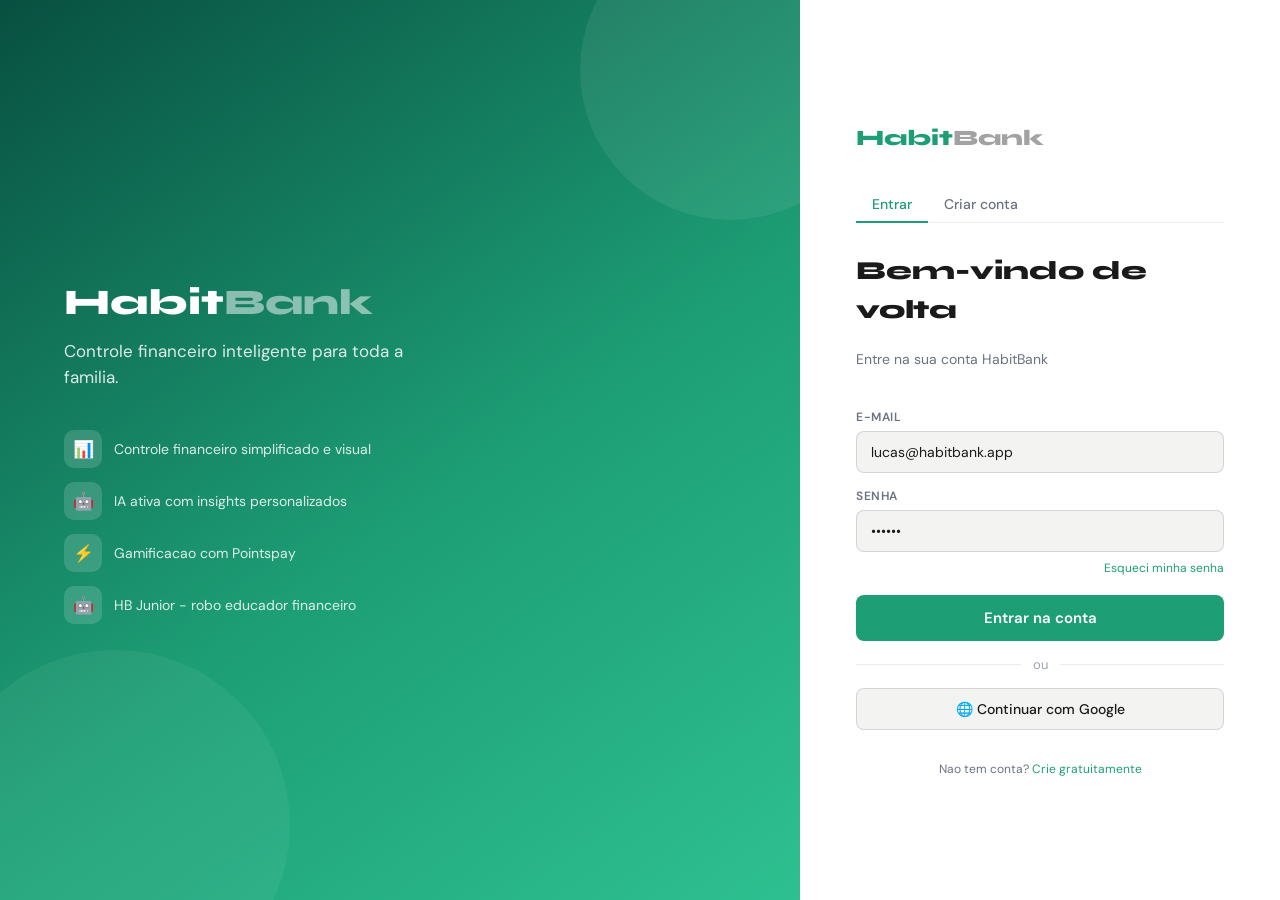
<file: HabitBank/pages/index.html>
<!DOCTYPE html>
<html lang="pt-BR">
<head>
<meta charset="UTF-8"/>
<meta name="viewport" content="width=device-width,initial-scale=1.0"/>
<title>HabitBank — Beta v4.1</title>
<link rel="icon" href="favicon.png" type="image/x-icon">
<link href="https://fonts.googleapis.com/css2?family=DM+Sans:opsz,wght@9..40,300;9..40,400;9..40,500;9..40,600&family=Syne:wght@700;800&display=swap" rel="stylesheet"/>
<link rel="stylesheet" href="style.css">
</head>
<body>

<!-- ========== LOGIN ========== -->
<div id="sl" class="scr on">
  <div class="ll">
    <div class="llz">
      <div class="ll-br">Habit<span>Bank</span></div>
      <div class="ll-tg">Controle financeiro inteligente para toda a familia.</div>
      <div class="ll-fs">
        <div class="ll-f"><div class="ll-fi">&#128202;</div><div class="ll-ft">Controle financeiro simplificado e visual</div></div>
        <div class="ll-f"><div class="ll-fi">&#129302;</div><div class="ll-ft">IA ativa com insights personalizados</div></div>
        <div class="ll-f"><div class="ll-fi">&#9889;</div><div class="ll-ft">Gamificacao com Pointspay</div></div>
        <div class="ll-f"><div class="ll-fi">&#129302;</div><div class="ll-ft">HB Junior - robo educador financeiro</div></div>
      </div>
    </div>
  </div>
  <div class="lr">
    <div class="lr-lg">Habit<span>Bank</span></div>
    <div class="ltabs">
      <button class="ltab on" onclick="swTab(this,'s1f')">Entrar</button>
      <button class="ltab" onclick="swTab(this,'s2f')">Criar conta</button>
    </div>
    <!-- SIGN IN -->
    <div class="lf" id="s1f">
      <div class="lh1">Bem-vindo de volta</div>
      <div class="lsb">Entre na sua conta HabitBank</div>
      <div class="lfd"><label class="llb">E-mail</label><input class="lin" type="email" id="le" value="lucas@habitbank.app"/></div>
      <div class="lfd"><label class="llb">Senha</label><input class="lin" type="password" id="lp" value="123456"/><div class="lfg">Esqueci minha senha</div></div>
      <button class="btn-l" onclick="doLogin()">Entrar na conta</button>
      <div class="ldv">ou</div>
      <button class="btn-sc" onclick="doLogin()">&#127760;&nbsp;Continuar com Google</button>
      <div class="lfot">Nao tem conta? <a onclick="swTab(document.querySelectorAll('.ltab')[1],'s2f')">Crie gratuitamente</a></div>
    </div>
    <!-- REGISTER MULTI-STEP -->
    <div class="lf hi" id="s2f">
      <div class="rbar">
        <div class="rdot cu" id="rd1">1</div><div class="rln" id="rl1"></div>
        <div class="rdot" id="rd2">2</div><div class="rln" id="rl2"></div>
        <div class="rdot" id="rd3">3</div><div class="rln" id="rl3"></div>
        <div class="rdot" id="rd4">4</div><div class="rln" id="rl4"></div>
        <div class="rdot" id="rd5">5</div>
      </div>
      <!-- STEP 1: Dados basicos -->
      <div class="rst on" id="rs1">
        <div class="lh1">Crie sua conta</div>
        <div class="lsb">Comece com seus dados basicos</div>
        <div class="lfd"><label class="llb">Nome completo</label><input class="lin" type="text" id="rn" placeholder="Seu nome completo"/></div>
        <div class="lfd"><label class="llb">E-mail</label><input class="lin" type="email" id="re" placeholder="seu@email.com"/></div>
        <div class="lfd"><label class="llb">Telefone</label>
          <div class="ph-rw">
            <select class="lin ph-dd" id="rddi">
              <option value="+55">&#127463;&#127479; +55</option>
              <option value="+1">&#127482;&#127480; +1</option>
              <option value="+351">&#127477;&#127481; +351</option>
              <option value="+34">&#127466;&#127480; +34</option>
              <option value="+49">&#127465;&#127466; +49</option>
              <option value="+33">&#127467;&#127479; +33</option>
              <option value="+44">&#127468;&#127463; +44</option>
              <option value="+39">&#127470;&#127481; +39</option>
              <option value="+54">&#127462;&#127479; +54</option>
            </select>
            <input class="lin" type="tel" id="rph" placeholder="(00) 00000-0000" style="flex:1"/>
          </div>
        </div>
        <div class="lfd"><label class="llb">Senha</label><input class="lin" type="password" id="rs" placeholder="Minimo 8 caracteres"/></div>
        <div class="lfd"><label class="llb">Confirmar senha</label><input class="lin" type="password" id="rs2" placeholder="Repita a senha"/></div>
        <button class="btn-l" onclick="rNext(2)">Continuar</button>
        <div class="lfot">Ja tem conta? <a onclick="swTab(document.querySelectorAll('.ltab')[0],'s1f')">Entrar</a></div>
      </div>
      <!-- STEP 2: Tipo de uso -->
      <div class="rst" id="rs2">
        <div class="lh1">Como vai usar?</div>
        <div class="lsb">Escolha o perfil que melhor descreve voce</div>
        <div class="uso-g">
          <button class="uso-o" onclick="selUso(this,'ind')"><span class="uso-i">&#128100;</span><div class="uso-n">Individual</div><div class="uso-d">Uso pessoal</div></button>
          <button class="uso-o" onclick="selUso(this,'cas')"><span class="uso-i">&#128145;</span><div class="uso-n">Casal</div><div class="uso-d">Dois parceiros</div></button>
          <button class="uso-o" onclick="selUso(this,'fam')"><span class="uso-i">&#127968;</span><div class="uso-n">Familia</div><div class="uso-d">Pais e filhos</div></button>
          <button class="uso-o" onclick="selUso(this,'rep')"><span class="uso-i">&#128101;</span><div class="uso-n">Republica</div><div class="uso-d">Moradia compartilhada</div></button>
          <button class="uso-o" onclick="selUso(this,'pme')"><span class="uso-i">&#127978;</span><div class="uso-n">Pequena empresa</div><div class="uso-d">Ate 49 funcionarios</div></button>
          <button class="uso-o" onclick="selUso(this,'mme')"><span class="uso-i">&#127970;</span><div class="uso-n">Media empresa</div><div class="uso-d">50 a 499 funcionarios</div></button>
        </div>
        <!-- Extra: Casal -->
        <div class="xf" id="xf-cas">
          <div class="xf-ttl">&#128145; Dados do parceiro(a)</div>
          <div class="lfd"><label class="llb">Nome do parceiro(a)</label><input class="lin" id="xpar" placeholder="Nome completo"/></div>
          <div class="lfd"><label class="llb">E-mail do parceiro(a)</label><input class="lin" id="xpare" type="email" placeholder="email@parceiro.com"/></div>
        </div>
        <!-- Extra: Republica -->
        <div class="xf" id="xf-rep">
          <div class="xf-ttl">&#128101; Moradores da republica</div>
          <div class="lfd"><label class="llb">Morador 2</label><input class="lin" id="xr2" placeholder="Nome completo"/></div>
          <div class="lfd"><label class="llb">Morador 3 (opcional)</label><input class="lin" id="xr3" placeholder="Nome completo"/></div>
          <div class="lfd"><label class="llb">Morador 4 (opcional)</label><input class="lin" id="xr4" placeholder="Nome completo"/></div>
          <div style="font-size:12px;color:var(--mu)">Voce pode convidar mais moradores depois nas configuracoes.</div>
        </div>
        <!-- Extra: Empresa -->
        <div class="xf" id="xf-emp">
          <div class="xf-ttl">&#127970; Dados da empresa</div>
          <div class="lfd"><label class="llb">Razao social</label><input class="lin" id="xenm" placeholder="Nome da empresa"/></div>
          <div class="lfd"><label class="llb">CNPJ</label><input class="lin" id="xcnpj" placeholder="00.000.000/0000-00" maxlength="18" oninput="fmtCNPJ(this)"/></div>
          <div class="lfd"><label class="llb">Cargo do responsavel</label><input class="lin" id="xcargo" placeholder="Ex: CEO, Diretor Financeiro"/></div>
        </div>
        <button class="btn-l" onclick="rNext(3)">Continuar</button>
        <button class="rbk" onclick="rNext(1)">&#8592; Voltar</button>
      </div>
      <!-- STEP 3: Idioma -->
      <div class="rst" id="rs3">
        <div class="lh1">Idioma do app</div>
        <div class="lsb">Escolha o idioma para sua experiencia</div>
        <div class="lg-g" id="reg-lg">
          <button class="lg-o on" onclick="selLg(this,'pt-BR')"><span class="lg-f">&#127463;&#127479;</span><div class="lg-n">Portugues</div><div class="lg-a">PT-BR</div></button>
          <button class="lg-o" onclick="selLg(this,'en-US')"><span class="lg-f">&#127482;&#127480;</span><div class="lg-n">English</div><div class="lg-a">EN-US</div></button>
          <button class="lg-o" onclick="selLg(this,'es-ES')"><span class="lg-f">&#127466;&#127480;</span><div class="lg-n">Espanol</div><div class="lg-a">ES</div></button>
          <button class="lg-o" onclick="selLg(this,'fr-FR')"><span class="lg-f">&#127467;&#127479;</span><div class="lg-n">Francais</div><div class="lg-a">FR</div></button>
          <button class="lg-o" onclick="selLg(this,'de-DE')"><span class="lg-f">&#127465;&#127466;</span><div class="lg-n">Deutsch</div><div class="lg-a">DE</div></button>
          <button class="lg-o" onclick="selLg(this,'it-IT')"><span class="lg-f">&#127470;&#127481;</span><div class="lg-n">Italiano</div><div class="lg-a">IT</div></button>
        </div>
        <button class="btn-l" onclick="rNext(4)" style="margin-top:.5rem">Continuar</button>
        <button class="rbk" onclick="rNext(2)">&#8592; Voltar</button>
      </div>
      <!-- STEP 4: 2FA -->
      <div class="rst" id="rs4">
        <div class="lh1">Verificacao em 2 etapas</div>
        <div class="lsb">Enviamos um codigo de 6 digitos para confirmar sua identidade.</div>
        <div style="background:var(--gl);border:1px solid rgba(29,158,117,.2);border-radius:var(--ra);padding:12px 14px;font-size:13px;color:var(--gd);display:flex;align-items:center;gap:8px;margin-bottom:.5rem">
          <span>&#128241;</span><span id="r4ph">+55 (00) 00000-0000</span>
          <button onclick="rNext(1)" style="margin-left:auto;font-family:var(--fb);background:none;border:none;color:var(--g);font-size:12px;cursor:pointer;font-weight:600">Alterar</button>
        </div>
        <div class="pin-rw">
          <input class="pin-i" maxlength="1" type="text" inputmode="numeric" oninput="pinFwd(this,0)"/>
          <input class="pin-i" maxlength="1" type="text" inputmode="numeric" oninput="pinFwd(this,1)"/>
          <input class="pin-i" maxlength="1" type="text" inputmode="numeric" oninput="pinFwd(this,2)"/>
          <input class="pin-i" maxlength="1" type="text" inputmode="numeric" oninput="pinFwd(this,3)"/>
          <input class="pin-i" maxlength="1" type="text" inputmode="numeric" oninput="pinFwd(this,4)"/>
          <input class="pin-i" maxlength="1" type="text" inputmode="numeric" oninput="pinFwd(this,5)"/>
        </div>
        <button class="btn-l" onclick="rNext(5)">Verificar e continuar</button>
        <div style="text-align:center;margin-top:.75rem">
          <button style="font-family:var(--fb);background:none;border:none;color:var(--g);font-size:13px;cursor:pointer" onclick="toast('Novo codigo enviado! &#128241;',true)">Reenviar codigo</button>
        </div>
        <button class="rbk" onclick="rNext(3)">&#8592; Voltar</button>
      </div>
      <!-- STEP 5: Sucesso -->
      <div class="rst" id="rs5">
        <div style="text-align:center;padding:.5rem 0">
          <div style="font-size:52px;margin-bottom:1rem">&#127881;</div>
          <div class="lh1" style="text-align:center">Conta criada!</div>
          <div class="lsb" style="text-align:center">Voce ganhou <strong style="color:var(--g)">200 Pointspay</strong> de bonus por se cadastrar!</div>
          <div style="background:var(--gl);border:1px solid rgba(29,158,117,.2);border-radius:var(--rb);padding:14px;margin:1rem 0;font-size:14px;color:var(--gd);line-height:1.7;text-align:left">&#9989; E-mail verificado<br>&#9989; Telefone confirmado via SMS<br>&#9989; Perfil e idioma configurados</div>
          <button class="btn-l" onclick="enterApp()">Acessar o HabitBank</button>
        </div>
      </div>
    </div>
  </div>
</div>

<!-- ========== LANDING ========== -->
<div id="sla" class="scr">
  <div class="ltb">
    <div class="llo">Habit<span>Bank</span></div>
    <div style="display:flex;gap:8px">
      <button class="btn-ol" onclick="goLogin()">Entrar</button>
      <button class="btn-fl" onclick="enterApp()">Criar conta</button>
    </div>
  </div>
  <div class="lhe">
    <div class="eyb">&#10024; Versao Beta</div>
    <h1>Sua vida financeira,<br><em>organizada de verdade.</em></h1>
    <p>O HabitBank une controle financeiro, inteligencia artificial e gamificacao para transformar sua relacao com o dinheiro e de toda a familia.</p>
    <div class="cta-r">
      <button class="btn-ct" onclick="enterApp()">Acessar o app &rarr;</button>
      <button class="btn-ct2" onclick="goLogin()">Ja tenho conta</button>
    </div>
  </div>
  <div class="pill-g">
    <div class="pill"><div class="pill-ic pi-g">&#128202;</div><h3>Controle simplificado</h3><p>Registre entradas e saidas com categorizacao inteligente e visualizacao clara.</p></div>
    <div class="pill"><div class="pill-ic pi-a">&#129302;</div><h3>IA ativa</h3><p>Analisa comportamento, sugere melhorias e envia lembretes para manter consistencia.</p></div>
    <div class="pill"><div class="pill-ic pi-b">&#9889;</div><h3>Gamificacao Pointspay</h3><p>Ganhe pontos por cada movimentacao e troque por recompensas reais!</p></div>
    <div class="pill"><div class="pill-ic pi-p">&#129302;</div><h3>HB Junior</h3><p>Robo educador financeiro para criancas com missoes, mesada e conquistas.</p></div>
  </div>
  <div class="prof-s">
    <div class="sec-t">Para cada perfil, uma experiencia</div>
    <div class="sec-s">Do controle pessoal a educacao financeira infantil</div>
    <div class="pc-g">
      <div class="pc" onclick="enterApp()"><span class="pc-i">&#128100;</span><div class="pc-n">Pessoa fisica</div><div class="pc-d">Controle pessoal</div></div>
      <div class="pc" onclick="enterApp()"><span class="pc-i">&#127978;</span><div class="pc-n">MEI</div><div class="pc-d">Pequenos negocios</div></div>
      <div class="pc" onclick="enterApp()"><span class="pc-i">&#127970;</span><div class="pc-n">Empresa</div><div class="pc-d">PME com equipe</div></div>
      <div class="pc jrc" onclick="enterApp()"><span class="pc-i">&#129302;</span><div class="pc-n">HB Junior</div><div class="pc-d">Robo educador</div></div>
    </div>
  </div>
  <div class="lftr">
    <div>&copy; 2025 HabitBank &mdash; Beta v4</div>
    <div style="display:flex;gap:20px"><span style="cursor:pointer">Termos</span><span style="cursor:pointer">Privacidade</span></div>
  </div>
</div>

<!-- ========== APP ========== -->
<div id="sa" class="scr">

  <!-- ONBOARDING MODAL -->
  <div class="ov" id="ov">
    <div class="mdl">
      <div class="mst on" id="m1">
        <div class="mlo">HabitBank</div>
        <div style="font-size:11px;color:var(--mu);letter-spacing:.06em;text-transform:uppercase;margin-bottom:1.25rem">Versao Beta v4</div>
        <div class="mtt">Bem-vindo a sua nova vida financeira</div>
        <div class="msb">Vamos configurar sua conta em menos de 2 minutos.</div>
        <button class="btn-m" onclick="nxStep(2)">Comecar configuracao</button>
        <button class="btn-sk" onclick="closeOv()">Pular e explorar agora</button>
        <div class="mds"><div class="mdt on"></div><div class="mdt"></div><div class="mdt"></div><div class="mdt"></div></div>
      </div>
      <div class="mst" id="m2">
        <div class="mtt">Qual e o seu perfil?</div>
        <div class="msb">Personalizamos com base no seu objetivo.</div>
        <div class="pop">
          <button class="pop-o" onclick="selPop(this)"><span class="pop-i">&#128100;</span><div class="pop-n">Pessoa fisica</div><div class="pop-d">Controle pessoal</div></button>
          <button class="pop-o" onclick="selPop(this)"><span class="pop-i">&#127978;</span><div class="pop-n">MEI</div><div class="pop-d">Pequenos negocios</div></button>
          <button class="pop-o" onclick="selPop(this)"><span class="pop-i">&#127970;</span><div class="pop-n">Empresa</div><div class="pop-d">PME</div></button>
          <button class="pop-o" onclick="selPop(this)"><span class="pop-i">&#127891;</span><div class="pop-n">Estudante</div><div class="pop-d">Comecando</div></button>
        </div>
        <button class="btn-m" onclick="nxStep(3)">Continuar</button>
        <div class="mds"><div class="mdt"></div><div class="mdt on"></div><div class="mdt"></div><div class="mdt"></div></div>
      </div>
      <div class="mst" id="m3">
        <div class="mtt">Situacao financeira atual</div>
        <div class="msb">Ajuda a IA a preparar seus primeiros insights.</div>
        <div style="display:flex;flex-direction:column;gap:12px;margin-bottom:1.25rem">
          <div class="ff"><label class="flb">Renda mensal (R$)</label><input class="fi" type="number" placeholder="Ex: 4.000"/></div>
          <div class="ff"><label class="flb">Media de gastos (R$)</label><input class="fi" type="number" placeholder="Ex: 2.500"/></div>
          <div class="ff"><label class="flb">Objetivo principal</label><select class="fsl"><option>Controlar gastos</option><option>Montar reserva</option><option>Quitar dividas</option><option>Investir</option></select></div>
        </div>
        <button class="btn-m" onclick="nxStep(4)">Proximo</button>
        <div class="mds"><div class="mdt"></div><div class="mdt"></div><div class="mdt on"></div><div class="mdt"></div></div>
      </div>
      <div class="mst" id="m4">
        <div style="text-align:center;padding:.5rem 0">
          <div style="font-size:52px;margin-bottom:1rem">&#127881;</div>
          <div class="mtt" style="text-align:center">Tudo pronto, Lucas!</div>
          <div class="msb" style="text-align:center">Voce ganhou <strong style="color:var(--g)">200 Pointspay</strong> de bonus!</div>
          <button class="btn-m" onclick="closeOv()">Acessar o HabitBank</button>
        </div>
        <div class="mds" style="margin-top:1.25rem"><div class="mdt"></div><div class="mdt"></div><div class="mdt"></div><div class="mdt on"></div></div>
      </div>
    </div>
  </div>

  <div class="shell">
    <!-- SIDEBAR -->
    <aside class="sdb">
      <div class="s-lg">Habit<span>Bank</span></div>
      <div class="s-bt">Beta v4</div>
      <div class="ng">Principal</div>
      <button class="ni on" onclick="goPage('d',this)"><svg viewBox="0 0 24 24" fill="none" stroke="currentColor" stroke-width="2"><rect x="3" y="3" width="7" height="7" rx="1"/><rect x="14" y="3" width="7" height="7" rx="1"/><rect x="3" y="14" width="7" height="7" rx="1"/><rect x="14" y="14" width="7" height="7" rx="1"/></svg>Dashboard</button>
      <button class="ni" onclick="goPage('r',this)"><svg viewBox="0 0 24 24" fill="none" stroke="currentColor" stroke-width="2"><circle cx="12" cy="12" r="9"/><path d="M12 8v8M8 12h8"/></svg>Registrar</button>
      <button class="ni" onclick="goPage('e',this)"><svg viewBox="0 0 24 24" fill="none" stroke="currentColor" stroke-width="2"><path d="M9 5H7a2 2 0 00-2 2v12a2 2 0 002 2h10a2 2 0 002-2V7a2 2 0 00-2-2h-2M9 5a2 2 0 002 2h2a2 2 0 002-2M9 5a2 2 0 012-2h2a2 2 0 012 2"/></svg>Extrato</button>
      <button class="ni" onclick="goPage('m',this)"><svg viewBox="0 0 24 24" fill="none" stroke="currentColor" stroke-width="2"><path d="M12 22s8-4 8-10V5l-8-3-8 3v7c0 6 8 10 8 10z"/></svg>Metas</button>
      <div class="ng">Familia</div>
      <button class="ni jn" onclick="goPage('j',this)"><svg viewBox="0 0 24 24" fill="none" stroke="currentColor" stroke-width="2"><circle cx="12" cy="8" r="4"/><path d="M8 21v-1a4 4 0 018 0v1"/><path d="M16 11c2 .5 4 2 4 5M8 11c-2 .5-4 2-4 5"/></svg>HB Junior</button>
      <div class="ng">Recompensas</div>
      <button class="ni" onclick="goPage('p',this)"><svg viewBox="0 0 24 24" fill="none" stroke="currentColor" stroke-width="2"><polygon points="13 2 3 14 12 14 11 22 21 10 12 10 13 2"/></svg>Pointspay</button>
      <div class="ng">Inteligencia</div>
      <button class="ni" onclick="goPage('ia',this)"><svg viewBox="0 0 24 24" fill="none" stroke="currentColor" stroke-width="2"><path d="M9.5 2A2.5 2.5 0 0112 4.5v15a2.5 2.5 0 01-5 0v-15A2.5 2.5 0 019.5 2zM14.5 8A2.5 2.5 0 0117 10.5v9a2.5 2.5 0 01-5 0v-9A2.5 2.5 0 0114.5 8z"/></svg>IA Financeira</button>
      <div class="ng">Conta</div>
      <button class="ni" onclick="goPage('cfg',this)"><svg viewBox="0 0 24 24" fill="none" stroke="currentColor" stroke-width="2"><circle cx="12" cy="12" r="3"/><path d="M19.4 15a1.65 1.65 0 00.33 1.82l.06.06a2 2 0 010 2.83 2 2 0 01-2.83 0l-.06-.06a1.65 1.65 0 00-1.82-.33 1.65 1.65 0 00-1 1.51V21a2 2 0 01-4 0v-.09A1.65 1.65 0 009 19.4a1.65 1.65 0 00-1.82.33l-.06-.06a2 2 0 01-2.83-2.83l.06-.06A1.65 1.65 0 004.68 15a1.65 1.65 0 00-1.51-1H3a2 2 0 010-4h.09A1.65 1.65 0 004.6 9a1.65 1.65 0 00-.33-1.82l-.06-.06a2 2 0 012.83-2.83l.06.06A1.65 1.65 0 009 4.68a1.65 1.65 0 001-1.51V3a2 2 0 014 0v.09a1.65 1.65 0 001 1.51 1.65 1.65 0 001.82-.33l.06-.06a2 2 0 012.83 2.83l-.06.06A1.65 1.65 0 0019.4 9a1.65 1.65 0 001.51 1H21a2 2 0 010 4h-.09a1.65 1.65 0 00-1.51 1z"/></svg>Configuracoes</button>
      <button class="ni" onclick="goPage('so',this)"><svg viewBox="0 0 24 24" fill="none" stroke="currentColor" stroke-width="2"><circle cx="12" cy="12" r="10"/><path d="M12 16v-4M12 8h.01"/></svg>Sobre nos</button>
      <button class="ni" onclick="goPage('co',this)"><svg viewBox="0 0 24 24" fill="none" stroke="currentColor" stroke-width="2"><path d="M21 15a2 2 0 01-2 2H7l-4 4V5a2 2 0 012-2h14a2 2 0 012 2z"/></svg>Contato</button>
      <div class="sbf">
        <div class="uch" onclick="goPage('cfg',null)">
          <div class="ava">LM</div>
          <div><div class="un">Lucas Martins</div><div class="ul">&#9889; Nivel Prata</div></div>
        </div>
      </div>
    </aside>

    <div class="mn">
      <!-- MOBILE TOPBAR -->
      <div class="mtp">
        <div class="ml">Habit<span>Bank</span></div>
        <div style="display:flex;align-items:center;gap:10px">
          <div class="pch" style="font-size:12px;padding:4px 10px"><svg width="13" height="13" viewBox="0 0 24 24" fill="none" stroke="currentColor" stroke-width="2.5"><polygon points="13 2 3 14 12 14 11 22 21 10 12 10 13 2"/></svg><span id="pmob">1.240 pts</span></div>
          <button class="nb" style="width:32px;height:32px;font-size:15px">&#128276;<div class="nbd"></div></button>
        </div>
      </div>
      <!-- DESKTOP TOPBAR -->
      <div class="tpb">
        <div class="tb-t" id="tbtl">Dashboard</div>
        <div class="tb-r">
          <div class="pch"><svg width="14" height="14" viewBox="0 0 24 24" fill="none" stroke="currentColor" stroke-width="2.5"><polygon points="13 2 3 14 12 14 11 22 21 10 12 10 13 2"/></svg><span id="ptsd">1.240 pts</span></div>
          <button class="nb">&#128276;<div class="nbd"></div></button>
        </div>
      </div>

      <!-- DASHBOARD -->
      <div id="pd" class="pg on">
        <div class="ph"><h1>Ola, Lucas &#128075;</h1><p>Segunda-feira, 23 de marco &middot; Sequencia de <strong>7 dias &#128293;</strong></p></div>
        <div class="bh">
          <div class="bhl">Saldo atual</div>
          <div class="bha" id="hsal">R$ 3.420,00</div>
          <div class="bhr">
            <div><div class="bsl">Receitas marco</div><div class="bsv in" id="hent">+ R$ 4.600</div></div>
            <div><div class="bsl">Despesas marco</div><div class="bsv out" id="hsai">- R$ 2.180</div></div>
            <div><div class="bsl">Pointspay hoje</div><div class="bsv" style="color:#fcd34d">+80 pts</div></div>
          </div>
        </div>
        <div class="g4">
          <div class="met"><div class="ml2">Gastos do mes</div><div class="mv r" id="mgas">R$ 2.180</div><div class="mb2 dn">&#9650; 8% vs fev</div></div>
          <div class="met"><div class="ml2">Meta poupanca</div><div class="mv g">72%</div><div class="mb2 up">&#9650; +5%</div></div>
          <div class="met"><div class="ml2">Pointspay</div><div class="mv a" id="mpts">1.240</div><div class="ms">+80 hoje</div></div>
          <div class="met"><div class="ml2">Contas a vencer</div><div class="mv b">3</div><div class="ms">Proxima: 3 dias</div></div>
        </div>
        <div class="g2">
          <div class="card"><div class="ch"><div class="ct">Receitas x Despesas - marco</div></div><div class="bc" id="bch"></div><div style="display:flex;gap:14px;margin-top:10px"><div style="display:flex;align-items:center;gap:5px;font-size:12px;color:var(--mu)"><div style="width:10px;height:10px;border-radius:2px;background:var(--g)"></div>Receitas</div><div style="display:flex;align-items:center;gap:5px;font-size:12px;color:var(--mu)"><div style="width:10px;height:10px;border-radius:2px;background:var(--re);opacity:.75"></div>Despesas</div></div></div>
          <div class="card"><div class="ch"><div class="ct">Distribuicao de gastos</div></div>
            <div style="display:flex;flex-direction:column;gap:9px">
              <div><div style="display:flex;justify-content:space-between;font-size:13px;margin-bottom:4px"><span>&#127968; Moradia</span><span style="color:var(--mu)">R$ 950 &middot; 44%</span></div><div class="pb"><div class="pf" style="width:44%"></div></div></div>
              <div><div style="display:flex;justify-content:space-between;font-size:13px;margin-bottom:4px"><span>&#127828; Alimentacao</span><span style="color:var(--mu)">R$ 680 &middot; 31%</span></div><div class="pb"><div class="pf a" style="width:31%"></div></div></div>
              <div><div style="display:flex;justify-content:space-between;font-size:13px;margin-bottom:4px"><span>&#127918; Lazer</span><span style="color:var(--mu)">R$ 330 &middot; 15%</span></div><div class="pb"><div class="pf r" style="width:15%"></div></div></div>
              <div><div style="display:flex;justify-content:space-between;font-size:13px;margin-bottom:4px"><span>&#128663; Transporte</span><span style="color:var(--mu)">R$ 220 &middot; 10%</span></div><div class="pb"><div class="pf b" style="width:10%"></div></div></div>
            </div>
          </div>
        </div>
        <div class="g2">
          <div class="card"><div class="ch"><div class="ct">Consistencia - marco</div></div><div class="sg" id="strk"></div><div style="display:flex;align-items:center;gap:16px;margin-top:10px"><div style="font-family:var(--fd);font-size:28px;font-weight:800;color:var(--g)">7</div><div><div style="font-size:14px;font-weight:600">dias consecutivos &#128293;</div><div style="font-size:12px;color:var(--mu)">+100 pts ao completar 14 dias!</div></div></div></div>
          <div class="card"><div class="ch"><div class="ct">Ultimas movimentacoes</div><button class="ca" onclick="goPage('e',null)">Ver todas</button></div><div id="dtxl"></div></div>
        </div>
      </div>

      <!-- REGISTRAR -->
      <div id="pr" class="pg">
        <div class="ph"><h1>Nova movimentacao</h1><p>Registre e ganhe <strong style="color:var(--g)">+20 Pointspay</strong> automaticamente</p></div>
        <div style="max-width:560px">
          <div class="card">
            <div class="ttg"><button class="tb on e" id="bte" onclick="setTp('e')">&#128176; Entrada</button><button class="tb s" id="bts2" onclick="setTp('s')">&#128184; Saida</button></div>
            <div class="fg">
              <div class="ff full"><label class="flb">Descricao</label><input class="fi" id="fdsc" type="text" placeholder="Ex: Salario, Mercado..."/></div>
              <div class="ff"><label class="flb">Valor (R$)</label><input class="fi" id="fvl" type="number" placeholder="0,00" min="0" step="0.01"/></div>
              <div class="ff"><label class="flb">Data</label><input class="fi" id="fdt" type="date"/></div>
              <div class="ff"><label class="flb">Categoria</label><select class="fsl" id="fct"><option>&#127828; Alimentacao</option><option>&#127968; Moradia</option><option>&#128663; Transporte</option><option>&#128138; Saude</option><option>&#127918; Lazer</option><option>&#128084; Vestuario</option><option>&#128218; Educacao</option><option>&#128188; Salario</option><option>&#128187; Freelance</option><option>&#128230; Outros</option></select></div>
              <div class="ff"><label class="flb">Conta / Cartao</label><select class="fsl" id="fct2"><option>Conta corrente</option><option>Poupanca</option><option>Cartao de credito</option><option>Dinheiro</option><option>PIX</option></select></div>
              <div class="ff full"><label class="flb">Observacao</label><input class="fi" type="text" placeholder="Detalhes adicionais..."/></div>
            </div>
            <button class="btn-pr" onclick="regTx()">Registrar movimentacao</button>
          </div>
          <div class="aih"><div class="aio">&#10024;</div><div><div class="ait">Dica da IA</div><div class="aix">Envie foto de comprovantes e a IA preenchera os dados automaticamente. Disponivel na versao completa!</div></div></div>
        </div>
      </div>

      <!-- EXTRATO -->
      <div id="pe" class="pg">
        <div class="ph"><h1>Extrato completo</h1><p>Historico de todas as suas movimentacoes</p></div>
        <div class="card">
          <div style="display:flex;gap:10px;margin-bottom:1rem;flex-wrap:wrap">
            <select class="fsl" style="flex:1;min-width:120px" id="ftp" onchange="renExt()"><option value="">Todos os tipos</option><option value="e">Entradas</option><option value="s">Saidas</option></select>
            <select class="fsl" style="flex:1;min-width:140px" id="fct3" onchange="renExt()"><option value="">Todas as categorias</option><option>&#127828; Alimentacao</option><option>&#127968; Moradia</option><option>&#128663; Transporte</option><option>&#128138; Saude</option><option>&#127918; Lazer</option><option>&#128188; Salario</option><option>&#128187; Freelance</option></select>
          </div>
          <div id="extl"></div>
        </div>
      </div>

      <!-- METAS -->
      <div id="pm" class="pg">
        <div class="ph"><h1>Minhas metas</h1><p>Acompanhe o progresso dos seus objetivos</p></div>
        <div class="g2">
          <div class="card"><div class="ch"><div class="ct">&#127958; Reserva de emergencia</div></div><div style="font-family:var(--fd);font-size:32px;font-weight:800;color:var(--g)">R$ 7.200</div><div style="font-size:13px;color:var(--mu);margin:4px 0 12px">de R$ 12.000 &middot; 60%</div><div class="pb"><div class="pf" style="width:60%"></div></div><div style="font-size:12px;color:var(--mu);margin-top:6px">Faltam R$ 4.800 &middot; Previsao: ago 2025</div></div>
          <div class="card"><div class="ch"><div class="ct">&#128663; Carro novo</div></div><div style="font-family:var(--fd);font-size:32px;font-weight:800;color:var(--bl)">R$ 12.000</div><div style="font-size:13px;color:var(--mu);margin:4px 0 12px">de R$ 40.000 &middot; 30%</div><div class="pb"><div class="pf b" style="width:30%"></div></div><div style="font-size:12px;color:var(--mu);margin-top:6px">Previsao: 2027</div></div>
          <div class="card"><div class="ch"><div class="ct">&#9992; Viagem - Europa</div></div><div style="font-family:var(--fd);font-size:32px;font-weight:800;color:var(--am)">R$ 3.500</div><div style="font-size:13px;color:var(--mu);margin:4px 0 12px">de R$ 8.000 &middot; 44%</div><div class="pb"><div class="pf a" style="width:44%"></div></div><div style="font-size:12px;color:var(--mu);margin-top:6px">Previsao: dez 2025</div></div>
          <div class="card" style="display:flex;flex-direction:column;align-items:center;justify-content:center;border-style:dashed;cursor:pointer;min-height:120px" onclick="toast('Criacao de metas em breve!')"><div style="font-size:36px;margin-bottom:8px">+</div><div style="font-size:14px;font-weight:600;color:var(--mu)">Nova meta</div></div>
        </div>
      </div>

      <!-- HB JUNIOR -->
      <div id="pj" class="pg">
        <div class="ph"><h1>HB Junior &#129302;</h1><p>Robo educador financeiro para criancas e adolescentes</p></div>
        <div class="jhr">
          <div style="position:relative;z-index:1">
            <div class="jbg">&#129302; HB Junior</div>
            <div style="font-family:var(--fd);font-size:clamp(18px,3vw,24px);font-weight:800;color:#fff;margin-bottom:6px">Aprender sobre dinheiro e divertido!</div>
            <div style="font-size:14px;color:rgba(255,255,255,.85);max-width:480px;line-height:1.6">O HB Junior e um robo inteligente que conversa com seus filhos, propoe missoes financeiras, controla a mesada e ensina o valor do dinheiro com gamificacao.</div>
          </div>
          <div style="text-align:center;position:relative;z-index:1"><span class="rb">&#129302;</span><div style="font-size:13px;color:rgba(255,255,255,.8);font-weight:600;margin-top:4px">HB Junior</div></div>
        </div>
        <div class="card" style="padding:0;overflow:hidden">
          <div style="background:var(--jrl);padding:.875rem 1.25rem;border-bottom:1px solid var(--bd);display:flex;align-items:center;gap:10px">
            <span style="font-size:22px">&#129302;</span>
            <div><div style="font-size:14px;font-weight:700;color:var(--jrd)">HB Junior</div><div style="font-size:12px;color:var(--jr)">&#9679; Online agora</div></div>
          </div>
          <div class="jms" id="jms">
            <div class="jmg bot"><div class="jmgs" style="color:var(--jrd)">HB Junior</div>Ola, Pedro! &#128075; Hoje e dia de revisar suas financas. Voce ja guardou R$ 24 da mesada este mes &mdash; otimo progresso! &#128055;</div>
            <div class="jmg bot"><div class="jmgs" style="color:var(--jrd)">HB Junior</div>Sua meta do Nintendo Switch esta a 47%! Se guardar R$ 50 por mes, voce consegue em 3 meses. Vamos? &#127918;</div>
            <div class="jmg usr"><div class="jmgs" style="color:rgba(255,255,255,.8)">Pedro</div>Sim! Quero muito &#128516;</div>
            <div class="jmg bot"><div class="jmgs" style="color:var(--jrd)">HB Junior</div>Incrivel! &#127775; Nova missao: complete a lista de compras com a mamae hoje e ganhe +30 Pointspay!</div>
          </div>
          <div class="jci">
            <input type="text" id="jci" placeholder="Pergunte algo ao HB Junior..." onkeydown="if(event.key==='Enter')sendJr()"/>
            <button class="jcs" onclick="sendJr()">Enviar</button>
          </div>
        </div>
        <div class="card">
          <div class="ch"><div class="ct">Perfis das criancas</div><button class="ca" onclick="toast('Adicionar crianca em breve!')">+ Adicionar</button></div>
          <div class="kr">
            <div class="kc sel" onclick="selKid(this)"><div class="kav" style="background:var(--jrl)">&#129306;</div><div class="kn">Pedro</div><div class="kg">10 anos &middot; 4 serie</div><div class="kp">&#9889; 480 Pointspay</div><div style="margin-top:8px"><div class="pb"><div class="pf j" style="width:64%"></div></div><div style="font-size:11px;color:var(--mu);margin-top:3px">Explorador &middot; 64%</div></div></div>
            <div class="kc" onclick="selKid(this)"><div class="kav" style="background:#fce7f3">&#128105;</div><div class="kn">Ana</div><div class="kg">7 anos &middot; 2 serie</div><div class="kp">&#9889; 210 Pointspay</div><div style="margin-top:8px"><div class="pb"><div class="pf j" style="width:42%"></div></div><div style="font-size:11px;color:var(--mu);margin-top:3px">Iniciante &middot; 42%</div></div></div>
            <div class="kc" style="border-style:dashed;display:flex;flex-direction:column;align-items:center;justify-content:center;min-height:100px" onclick="toast('Em breve!')"><div style="font-size:28px;margin-bottom:6px">+</div><div style="font-size:13px;font-weight:600;color:var(--mu)">Adicionar</div></div>
          </div>
        </div>
        <div class="g2">
          <div class="card"><div class="ch"><div class="ct">Missoes do Pedro &#128506;</div></div>
            <div class="jt"><div class="jtic">&#128055;</div><div class="jtin"><div class="jtn">Guardar mesada</div><div class="jtd">Guarde 30% da mesada este mes</div><div class="pb" style="margin-top:6px"><div class="pf j" style="width:80%"></div></div></div><div class="jtp">+50 pts</div></div>
            <div class="jt"><div class="jtic">&#128717;</div><div class="jtin"><div class="jtn">Lista de compras</div><div class="jtd">Ajude a fazer a lista semanal</div><div class="pb" style="margin-top:6px"><div class="pf j" style="width:100%"></div></div><div style="font-size:11px;color:var(--jr);font-weight:600;margin-top:2px">Concluida!</div></div><div class="jtp">+30 pts</div></div>
            <div class="jt"><div class="jtic">&#128218;</div><div class="jtin"><div class="jtn">Quiz financeiro</div><div class="jtd">Complete "O que e dinheiro?"</div><div class="pb" style="margin-top:6px"><div class="pf j" style="width:0%"></div></div></div><div class="jtp">+40 pts</div></div>
          </div>
          <div>
            <div class="alc"><div style="display:flex;justify-content:space-between;align-items:center;margin-bottom:12px"><div><div style="font-size:12px;font-weight:600;color:var(--jrd);text-transform:uppercase;letter-spacing:.06em">Mesada - Pedro</div><div style="font-family:var(--fd);font-size:28px;font-weight:800;color:var(--jrd);margin-top:2px">R$ 80,00</div></div><button class="bts" style="border-color:var(--jr);color:var(--jr)">Ajustar</button></div><div style="display:flex;gap:16px"><div><div style="font-size:11px;color:var(--jrd);opacity:.8">Gasto</div><div style="font-size:16px;font-weight:700;color:var(--re)">R$ 35</div></div><div><div style="font-size:11px;color:var(--jrd);opacity:.8">Guardado</div><div style="font-size:16px;font-weight:700;color:var(--jr)">R$ 24</div></div><div><div style="font-size:11px;color:var(--jrd);opacity:.8">Disponivel</div><div style="font-size:16px;font-weight:700;color:var(--tx)">R$ 21</div></div></div></div>
            <div class="card" style="margin-bottom:0"><div class="ch"><div class="ct">&#127919; Objetivo do Pedro</div></div><div style="display:flex;align-items:center;gap:14px;margin-bottom:10px"><div style="font-size:32px">&#127918;</div><div><div style="font-size:14px;font-weight:600">Nintendo Switch</div><div style="font-size:12px;color:var(--mu)">Meta: R$ 300 &middot; Guardado: R$ 140</div></div></div><div class="pb" style="height:12px"><div class="pf j" style="width:47%"></div></div><div style="font-size:12px;color:var(--mu);margin-top:6px">47% &middot; Faltam R$ 160 &middot; ~3 meses</div></div>
          </div>
        </div>
      </div>

      <!-- POINTSPAY -->
      <div id="pp" class="pg">
        <div class="ph"><h1>Pointspay</h1><p>Seu programa de recompensas por disciplina financeira</p></div>
        <div class="ph2">
          <div><div class="phl">Seu saldo</div><div class="phv" id="phv">1.240</div><div class="phs">+80 hoje &middot; +200 esta semana</div></div>
          <div class="plb"><span class="pli">&#9889;</span><div class="pln">Prata</div></div>
        </div>
        <div class="card">
          <div class="ct" style="margin-bottom:1rem">Evolucao de nivel</div>
          <div class="lgr">
            <div class="lc"><div class="li">&#127807;</div><div class="ln">Bronze</div><div class="lp">0-500 pts</div></div>
            <div class="lc cu"><div class="li">&#9889;</div><div class="ln">Prata</div><div class="lp">500-2k pts</div></div>
            <div class="lc"><div class="li">&#128142;</div><div class="ln">Ouro</div><div class="lp">2k-5k pts</div></div>
            <div class="lc"><div class="li">&#127942;</div><div class="ln">Elite</div><div class="lp">5k+ pts</div></div>
          </div>
          <div style="display:flex;justify-content:space-between;font-size:12px;color:var(--mu);margin-bottom:5px"><span>Prata &rarr; Ouro</span><span id="pplbl">1.240 / 2.000 pts</span></div>
          <div class="pb" style="height:10px"><div class="pf" id="ppbar" style="width:62%"></div></div>
          <div style="font-size:12px;color:var(--mu);margin-top:6px">Faltam <strong id="ppflt">760</strong> pts para o Ouro &#128142;</div>
        </div>
        <div class="card">
          <div class="ch"><div class="ct">Desafios ativos</div></div>
          <div class="chi"><div class="chic">&#128197;</div><div class="chin"><div class="chn">7 dias de registros</div><div class="chd">Registre ao menos 1 movimentacao por dia</div><div class="pb" style="margin-top:8px"><div class="pf" style="width:100%"></div></div><div style="font-size:11px;color:var(--g);margin-top:3px;font-weight:600">Completo!</div></div><div class="chp">+100 pts</div></div>
          <div class="chi"><div class="chic">&#127974;</div><div class="chin"><div class="chn">Meta de poupanca</div><div class="chd">Atinja R$ 1.000 guardados este mes</div><div class="pb" style="margin-top:8px"><div class="pf" style="width:72%"></div></div></div><div class="chp">+200 pts</div></div>
          <div class="chi"><div class="chic">&#9986;</div><div class="chin"><div class="chn">Corte de lazer</div><div class="chd">Reduza lazer em 20% vs mes anterior</div><div class="pb" style="margin-top:8px"><div class="pf a" style="width:40%"></div></div></div><div class="chp">+150 pts</div></div>
        </div>
        <div class="card">
          <div class="ch"><div class="ct">Resgatar recompensas</div></div>
          <div class="rwg">
            <div class="rwc"><span class="rwe">&#128184;</span><div class="rwn">Cashback 5%</div><div class="rwp">Compras no app parceiro</div><div class="rwr"><div class="rwpt">500 pts</div><button class="btn-rs" onclick="resgatar('Cashback 5%',500)">Resgatar</button></div></div>
            <div class="rwc"><span class="rwe">&#11088;</span><div class="rwn">Premium - 1 mes</div><div class="rwp">Funcionalidades avancadas</div><div class="rwr"><div class="rwpt">1.000 pts</div><button class="btn-rs" onclick="resgatar('Premium',1000)">Resgatar</button></div></div>
            <div class="rwc"><span class="rwe">&#127978;</span><div class="rwn">Desconto parceiro</div><div class="rwp">Lojas selecionadas</div><div class="rwr"><div class="rwpt">300 pts</div><button class="btn-rs" onclick="resgatar('Desconto',300)">Resgatar</button></div></div>
            <div class="rwc"><span class="rwe">&#127873;</span><div class="rwn">Brinde digital</div><div class="rwp">Surprise exclusivo</div><div class="rwr"><div class="rwpt">200 pts</div><button class="btn-rs" onclick="resgatar('Brinde',200)">Resgatar</button></div></div>
          </div>
        </div>
        <div class="card">
          <div class="ch"><div class="ct">Extrato de Pointspay</div><div style="font-size:12px;color:var(--mu)">Ultimos 30 dias</div></div>
          <div id="pext"></div>
        </div>
      </div>

      <!-- IA FINANCEIRA -->
      <div id="pia" class="pg">
        <div class="ph"><h1>IA Financeira</h1><p>Analise inteligente baseada no seu comportamento</p></div>
        <div class="aih"><div class="aio">&#129302;</div><div><div class="ait">Analise da semana &middot; 23/03/2025</div><div class="aix">Parabens! Voce manteve sua sequencia de 7 dias. Seus gastos com alimentacao cresceram 18% vs mes passado &mdash; considere revisar refeicoes fora de casa para ampliar sua margem de poupanca.</div></div></div>
        <div class="g2">
          <div class="card"><div class="ch"><div class="ct">Insights personalizados</div></div>
            <div class="ii"><div class="id g"></div><div class="itx">Sua taxa de poupanca de <strong>72%</strong> esta acima da media de usuarios com perfil similar.</div></div>
            <div class="ii"><div class="id a"></div><div class="itx">Assinaturas somam <strong>R$ 180/mes</strong>. Economia potencial de ate R$ 80.</div></div>
            <div class="ii"><div class="id r"></div><div class="itx">Conta de energia vence em <strong>3 dias</strong>. Nao esqueca!</div></div>
            <div class="ii"><div class="id g"></div><div class="itx">Se manter o ritmo, atingira a reserva em <strong>agosto</strong>.</div></div>
          </div>
          <div class="card"><div class="ch"><div class="ct">Previsao do mes</div></div>
            <div class="g3" style="gap:10px;margin-bottom:1rem">
              <div style="text-align:center"><div style="font-size:11px;color:var(--mu);text-transform:uppercase;margin-bottom:5px">Receita</div><div style="font-family:var(--fd);font-size:20px;font-weight:800;color:var(--g)">R$4.600</div></div>
              <div style="text-align:center"><div style="font-size:11px;color:var(--mu);text-transform:uppercase;margin-bottom:5px">Gasto</div><div style="font-family:var(--fd);font-size:20px;font-weight:800;color:var(--re)">R$2.950</div></div>
              <div style="text-align:center"><div style="font-size:11px;color:var(--mu);text-transform:uppercase;margin-bottom:5px">Poupanca</div><div style="font-family:var(--fd);font-size:20px;font-weight:800;color:var(--bl)">R$1.650</div></div>
            </div>
            <div style="background:var(--gp);border:1px solid rgba(29,158,117,.2);border-radius:var(--ra);padding:10px 14px;font-size:13px;color:var(--gd)">&#128161; Reduzindo R$ 150 em alimentacao, voce economiza R$ 1.800 ate o fim do mes.</div>
          </div>
        </div>
      </div>

      <!-- CONFIGURACOES -->
      <div id="pcfg" class="pg">
        <div class="ph"><h1>Configuracoes</h1><p>Gerencie sua conta, familia e preferencias</p></div>
        <div class="stb">
          <button class="stab on" onclick="goSP('prf',this)">&#128100; Perfil</button>
          <button class="stab" onclick="goSP('fam',this)">&#128106; Familia</button>
          <button class="stab" onclick="goSP('cnt',this)">&#127974; Contas</button>
          <button class="stab" onclick="goSP('mon',this)">&#128202; Monitoramento</button>
          <button class="stab" onclick="goSP('obj',this)">&#127919; Objetivos</button>
          <button class="stab" onclick="goSP('ntf',this)">&#128276; Notificacoes</button>
          <button class="stab" onclick="goSP('lng',this)">&#127760; Idioma</button>
          <button class="stab" onclick="goSP('cta',this)">&#128274; Conta</button>
        </div>
        <!-- PERFIL -->
        <div class="sp on" id="sp-prf">
          <div class="card">
            <div style="display:flex;align-items:center;gap:18px;margin-bottom:1.5rem;flex-wrap:wrap">
              <div style="width:72px;height:72px;border-radius:50%;background:var(--g);display:flex;align-items:center;justify-content:center;font-size:26px;font-weight:800;color:#fff;flex-shrink:0">LM</div>
              <div><div style="font-family:var(--fd);font-size:20px;font-weight:800">Lucas Martins</div><div style="font-size:13px;color:var(--mu)">lucas@habitbank.app</div><div style="margin-top:6px"><span class="sbg ok">&#9889; Nivel Prata</span></div></div>
              <button class="bts" style="margin-left:auto">Editar foto</button>
            </div>
            <div class="sst">Dados pessoais</div>
            <div class="fg" style="margin-bottom:1.25rem">
              <div class="ff"><label class="flb">Nome completo</label><input class="fi" value="Lucas Martins"/></div>
              <div class="ff"><label class="flb">CPF</label><input class="fi" type="password" value="00000000000"/></div>
              <div class="ff"><label class="flb">Data de nascimento</label><input class="fi" type="date" value="1992-05-14"/></div>
              <div class="ff"><label class="flb">Telefone</label><input class="fi" value="(41) 99999-0000"/></div>
              <div class="ff full"><label class="flb">E-mail</label><input class="fi" value="lucas@habitbank.app"/></div>
            </div>
            <button class="btn-pr" style="max-width:200px" onclick="toast('Dados salvos! ✅',true)">Salvar alteracoes</button>
          </div>
          <div class="card">
            <div class="sst">Seguranca</div>
            <div class="sro"><div><div class="slb">Alterar senha</div><div class="sds">Ultima alteracao ha 3 meses</div></div><button class="bts" onclick="toast('Link enviado ao e-mail')">Alterar</button></div>
            <div class="sro"><div><div class="slb">Autenticacao em 2 fatores</div><div class="sds">Camada extra de seguranca</div></div><button class="tog on" onclick="togBtn(this)"></button></div>
            <div class="sro"><div><div class="slb">Biometria</div><div class="sds">Face ID ou digital</div></div><button class="tog on" onclick="togBtn(this)"></button></div>
          </div>
        </div>
        <!-- FAMILIA -->
        <div class="sp" id="sp-fam">
          <div class="card">
            <div class="ch"><div class="ct">Membros da familia</div><button class="ca" onclick="toast('Convidar em breve!')">+ Convidar</button></div>
            <div class="sst" style="margin-bottom:12px">Parentesco e controle de acesso</div>
            <div class="ri"><div class="rav" style="background:var(--gl)">&#128100;</div><div><div class="rn">Lucas Martins</div><div class="rr">Titular &middot; Administrador</div></div><div style="margin-left:auto"><span class="sbg ok">Admin</span></div></div>
            <div class="ri"><div class="rav" style="background:#fce7f3">&#128105;</div><div><div class="rn">Camila Martins</div><div class="rr">Conjuge &middot; Acesso total</div></div><div style="margin-left:auto;display:flex;gap:6px;align-items:center"><span class="sbg ok">Ativo</span><button class="bts" onclick="toast('Editando acesso...')">Editar</button></div></div>
            <div class="ri"><div class="rav" style="background:var(--jrl)">&#129306;</div><div><div class="rn">Pedro Martins</div><div class="rr">Filho &middot; HB Junior &middot; 10 anos</div></div><div style="margin-left:auto;display:flex;gap:6px;align-items:center"><span class="sbg jr">Junior</span><button class="bts" onclick="goPage('j',null)">Ver perfil</button></div></div>
            <div class="ri"><div class="rav" style="background:#fce7f3">&#128105;</div><div><div class="rn">Ana Martins</div><div class="rr">Filha &middot; HB Junior &middot; 7 anos</div></div><div style="margin-left:auto;display:flex;gap:6px;align-items:center"><span class="sbg jr">Junior</span><button class="bts" onclick="goPage('j',null)">Ver perfil</button></div></div>
          </div>
          <div class="card">
            <div class="sst" style="margin-bottom:12px">Controle de permissoes</div>
            <div class="sro"><div><div class="slb">Camila - ver saldo completo</div><div class="sds">Inclui todas as contas</div></div><button class="tog on" onclick="togBtn(this)"></button></div>
            <div class="sro"><div><div class="slb">Camila - registrar movimentacoes</div><div class="sds">Despesas e receitas compartilhadas</div></div><button class="tog on" onclick="togBtn(this)"></button></div>
            <div class="sro"><div><div class="slb">Aprovacao para saques acima de R$ 500</div><div class="sds">Requer confirmacao do titular</div></div><button class="tog" onclick="togBtn(this)"></button></div>
            <div class="sro"><div><div class="slb">Pedro - ver apenas mesada</div><div class="sds">Acesso restrito ao HB Junior</div></div><button class="tog on" onclick="togBtn(this)"></button></div>
            <div class="sro"><div><div class="slb">Notificar gastos dos filhos</div><div class="sds">Alerta em tempo real no app</div></div><button class="tog on" onclick="togBtn(this)"></button></div>
          </div>
        </div>
        <!-- CONTAS BANCARIAS -->
        <div class="sp" id="sp-cnt">
          <div class="card">
            <div class="ch"><div class="ct">Contas vinculadas</div><button class="ca" onclick="toast('Conectar conta em breve!')">+ Conectar</button></div>
            <div class="bki"><div class="bkic" style="background:var(--bll)">&#127974;</div><div><div class="bkn">Nubank - Conta corrente</div><div class="bkt">Debito &middot; PIX ativo</div></div><div class="bkb">R$ 2.840,00</div><span class="sbg ok">Sincronizado</span></div>
            <div class="bki"><div class="bkic" style="background:var(--al)">&#127939;</div><div><div class="bkn">Itau - Poupanca</div><div class="bkt">Poupanca &middot; Rendimento ativo</div></div><div class="bkb">R$ 7.200,00</div><span class="sbg ok">Sincronizado</span></div>
            <div class="bki"><div class="bkic" style="background:var(--rl)">&#128997;</div><div><div class="bkn">Bradesco - Cartao Visa</div><div class="bkt">Credito &middot; Fatura: 12/abr</div></div><div class="bkb" style="color:var(--re)">-R$ 1.240,00</div><span class="sbg wn">Fatura aberta</span></div>
            <div class="bki"><div class="bkic" style="background:var(--gl)">&#128154;</div><div><div class="bkn">Inter - Investimentos</div><div class="bkt">CDB &middot; 0.9% a.m.</div></div><div class="bkb">R$ 5.600,00</div><span class="sbg ok">Ativo</span></div>
          </div>
          <div class="card">
            <div class="sst" style="margin-bottom:12px">Sincronizacao</div>
            <div class="sro"><div><div class="slb">Sincronizacao automatica</div><div class="sds">Atualiza saldos a cada 6 horas</div></div><button class="tog on" onclick="togBtn(this)"></button></div>
            <div class="sro"><div><div class="slb">Importar extratos automaticamente</div><div class="sds">Categorizacao via IA</div></div><button class="tog on" onclick="togBtn(this)"></button></div>
            <div class="sro"><div><div class="slb">Alerta de limite do cartao</div><div class="sds">Notifica ao atingir 80% do limite</div></div><button class="tog on" onclick="togBtn(this)"></button></div>
          </div>
        </div>
        <!-- MONITORAMENTO -->
        <div class="sp" id="sp-mon">
          <div class="mg3">
            <div class="mc"><div class="mlb">Saldo total hoje</div><div class="mv2" style="color:var(--g)">R$ 14.400</div><div style="font-size:12px;color:var(--mu);margin-top:4px">4 contas</div></div>
            <div class="mc"><div class="mlb">Gastos de hoje</div><div class="mv2" style="color:var(--re)">R$ 147,50</div><div style="font-size:12px;color:var(--mu);margin-top:4px">3 transacoes</div></div>
            <div class="mc"><div class="mlb">Fatura aberta</div><div class="mv2" style="color:var(--am)">R$ 1.240</div><div style="font-size:12px;color:var(--mu);margin-top:4px">Vence em 20 dias</div></div>
          </div>
          <div class="card">
            <div class="ch"><div class="ct">Movimentacoes de hoje</div></div>
            <div class="txi"><div class="txl"><div class="txico a">&#9749;</div><div><div class="txn">Cafe da manha</div><div class="txc">Alimentacao &middot; Cartao</div></div></div><div class="txr"><div class="txv m">-R$ 22,50</div><div class="txd">08:14</div></div></div>
            <div class="txi"><div class="txl"><div class="txico b">&#128663;</div><div><div class="txn">Uber - trabalho</div><div class="txc">Transporte &middot; Credito</div></div></div><div class="txr"><div class="txv m">-R$ 35,00</div><div class="txd">09:02</div></div></div>
            <div class="txi"><div class="txl"><div class="txico r">&#127828;</div><div><div class="txn">Almoco restaurante</div><div class="txc">Alimentacao &middot; Debito</div></div></div><div class="txr"><div class="txv m">-R$ 90,00</div><div class="txd">12:45</div></div></div>
          </div>
          <div class="card">
            <div class="ch"><div class="ct">Status das contas</div></div>
            <div class="txi"><div class="txl"><div style="font-size:18px;width:36px;text-align:center">&#127974;</div><div><div class="txn">Nubank</div><div class="txc">Ha 2h</div></div></div><div class="txr"><div class="txv p">R$ 2.840</div><span class="sbg ok">OK</span></div></div>
            <div class="txi"><div class="txl"><div style="font-size:18px;width:36px;text-align:center">&#127939;</div><div><div class="txn">Itau Poupanca</div><div class="txc">Ha 6h</div></div></div><div class="txr"><div class="txv p">R$ 7.200</div><span class="sbg ok">OK</span></div></div>
            <div class="txi"><div class="txl"><div style="font-size:18px;width:36px;text-align:center">&#128997;</div><div><div class="txn">Bradesco Visa</div><div class="txc">Fatura: R$ 1.240</div></div></div><div class="txr"><div class="txv" style="color:var(--am)">Fatura aberta</div><span class="sbg wn">Atencao</span></div></div>
            <div class="txi"><div class="txl"><div style="font-size:18px;width:36px;text-align:center">&#128154;</div><div><div class="txn">Inter Invest.</div><div class="txc">Rendimento: +R$ 48</div></div></div><div class="txr"><div class="txv p">R$ 5.600</div><span class="sbg ok">Rendendo</span></div></div>
          </div>
          <div class="card">
            <div class="sst" style="margin-bottom:12px">Configurar monitoramento</div>
            <div class="sro"><div><div class="slb">Relatorio diario as 20h</div><div class="sds">Resumo automatico no app</div></div><button class="tog on" onclick="togBtn(this)"></button></div>
            <div class="sro"><div><div class="slb">Alerta de gasto acima de R$ 200</div><div class="sds">Notificacao imediata</div></div><button class="tog on" onclick="togBtn(this)"></button></div>
            <div class="sro"><div><div class="slb">Alerta de saldo baixo (R$ 500)</div><div class="sds">Conta corrente</div></div><button class="tog" onclick="togBtn(this)"></button></div>
            <div class="sro"><div><div class="slb">Monitorar cartao dos filhos</div><div class="sds">HB Junior - tempo real</div></div><button class="tog on" onclick="togBtn(this)"></button></div>
          </div>
        </div>
        <!-- OBJETIVOS -->
        <div class="sp" id="sp-obj">
          <div class="card">
            <div class="ch"><div class="ct">Objetivos financeiros</div><button class="ca" onclick="toast('Nova meta em breve!')">+ Nova meta</button></div>
            <div style="display:flex;flex-direction:column;gap:16px">
              <div><div style="display:flex;align-items:center;justify-content:space-between;margin-bottom:6px;flex-wrap:wrap;gap:6px"><div style="display:flex;align-items:center;gap:10px"><span style="font-size:20px">&#127958;</span><div><div style="font-size:14px;font-weight:600">Reserva de emergencia</div><div style="font-size:12px;color:var(--mu)">Meta: R$ 12.000</div></div></div><span class="sbg ok">Em progresso</span></div><div class="pb" style="height:10px"><div class="pf" style="width:60%"></div></div><div style="display:flex;justify-content:space-between;font-size:12px;color:var(--mu);margin-top:5px"><span>R$ 7.200 guardados</span><span>ago 2025</span></div></div>
              <div><div style="display:flex;align-items:center;justify-content:space-between;margin-bottom:6px;flex-wrap:wrap;gap:6px"><div style="display:flex;align-items:center;gap:10px"><span style="font-size:20px">&#128663;</span><div><div style="font-size:14px;font-weight:600">Carro novo</div><div style="font-size:12px;color:var(--mu)">Meta: R$ 40.000</div></div></div><span class="sbg ok">Em progresso</span></div><div class="pb" style="height:10px"><div class="pf b" style="width:30%"></div></div><div style="display:flex;justify-content:space-between;font-size:12px;color:var(--mu);margin-top:5px"><span>R$ 12.000 guardados</span><span>2027</span></div></div>
              <div><div style="display:flex;align-items:center;justify-content:space-between;margin-bottom:6px;flex-wrap:wrap;gap:6px"><div style="display:flex;align-items:center;gap:10px"><span style="font-size:20px">&#9992;</span><div><div style="font-size:14px;font-weight:600">Viagem Europa</div><div style="font-size:12px;color:var(--mu)">Meta: R$ 8.000 &middot; dez 2025</div></div></div><span class="sbg wn">Atraso leve</span></div><div class="pb" style="height:10px"><div class="pf a" style="width:44%"></div></div><div style="display:flex;justify-content:space-between;font-size:12px;color:var(--mu);margin-top:5px"><span>R$ 3.500 guardados</span><span>R$ 600/mes necessario</span></div></div>
            </div>
          </div>
          <div class="card">
            <div class="sst" style="margin-bottom:12px">Configuracoes de metas</div>
            <div class="sro"><div><div class="slb">Aporte automatico mensal</div><div class="sds">Transferir para metas no dia do salario</div></div><button class="tog on" onclick="togBtn(this)"></button></div>
            <div class="sro"><div><div class="slb">Alertas de progresso</div><div class="sds">Notificar a 25%, 50%, 75% e 100%</div></div><button class="tog on" onclick="togBtn(this)"></button></div>
            <div class="sro"><div><div class="slb">Sugestoes da IA</div><div class="sds">Insights para acelerar objetivos</div></div><button class="tog on" onclick="togBtn(this)"></button></div>
          </div>
        </div>
        <!-- NOTIFICACOES -->
        <div class="sp" id="sp-ntf">
          <div class="card">
            <div class="sst" style="margin-bottom:12px">Canais</div>
            <div class="sro"><div><div class="slb">Notificacoes no app</div><div class="sds">Push em tempo real</div></div><button class="tog on" onclick="togBtn(this)"></button></div>
            <div class="sro"><div><div class="slb">E-mail</div><div class="sds">Relatorios e alertas importantes</div></div><button class="tog on" onclick="togBtn(this)"></button></div>
            <div class="sro"><div><div class="slb">WhatsApp</div><div class="sds">Lembretes e alertas urgentes</div></div><button class="tog" onclick="togBtn(this)"></button></div>
          </div>
          <div class="card">
            <div class="sst" style="margin-bottom:12px">Tipos de alerta</div>
            <div class="sro"><div><div class="slb">Lembrete de registro diario</div><div class="sds">Horario: 21h</div></div><button class="tog on" onclick="togBtn(this)"></button></div>
            <div class="sro"><div><div class="slb">Vencimento de contas</div><div class="sds">3 dias antes do vencimento</div></div><button class="tog on" onclick="togBtn(this)"></button></div>
            <div class="sro"><div><div class="slb">Metas atingidas</div><div class="sds">Celebre cada conquista</div></div><button class="tog on" onclick="togBtn(this)"></button></div>
            <div class="sro"><div><div class="slb">Novos Pointspay</div><div class="sds">Notificar quando ganhar pontos</div></div><button class="tog" onclick="togBtn(this)"></button></div>
          </div>
        </div>
        <!-- IDIOMA -->
        <div class="sp" id="sp-lng">
          <div class="card">
            <div class="sst" style="margin-bottom:1rem">Idioma do aplicativo</div>
            <div class="lg-g" id="cfg-lg">
              <button class="lg-o on" onclick="setLgCfg(this,'pt-BR')"><span class="lg-f">&#127463;&#127479;</span><div class="lg-n">Portugues</div><div class="lg-a">PT-BR</div></button>
              <button class="lg-o" onclick="setLgCfg(this,'en-US')"><span class="lg-f">&#127482;&#127480;</span><div class="lg-n">English</div><div class="lg-a">EN-US</div></button>
              <button class="lg-o" onclick="setLgCfg(this,'es-ES')"><span class="lg-f">&#127466;&#127480;</span><div class="lg-n">Espanol</div><div class="lg-a">ES</div></button>
              <button class="lg-o" onclick="setLgCfg(this,'fr-FR')"><span class="lg-f">&#127467;&#127479;</span><div class="lg-n">Francais</div><div class="lg-a">FR</div></button>
              <button class="lg-o" onclick="setLgCfg(this,'de-DE')"><span class="lg-f">&#127465;&#127466;</span><div class="lg-n">Deutsch</div><div class="lg-a">DE</div></button>
              <button class="lg-o" onclick="setLgCfg(this,'it-IT')"><span class="lg-f">&#127470;&#127481;</span><div class="lg-n">Italiano</div><div class="lg-a">IT</div></button>
            </div>
            <div style="font-size:13px;color:var(--mu);margin-top:1rem;padding-top:1rem;border-top:1px solid var(--bd)">&#128276; Ao mudar o idioma o app sera recarregado. Suas configuracoes serao mantidas.</div>
          </div>
        </div>
        <!-- CONTA -->
        <div class="sp" id="sp-cta">
          <div class="card">
            <div class="sst" style="margin-bottom:12px">Sessao</div>
            <div class="sro" style="border-bottom:none"><div><div class="slb">Sair da conta</div><div class="sds">Desconectar deste dispositivo com seguranca</div></div><button class="btn-dng" onclick="showLogout()">Sair</button></div>
          </div>
          <div class="dng">
            <div class="dngt">&#9888; Zona de perigo</div>
            <div class="sro" style="padding-top:0;border-bottom:none">
              <div style="flex:1;margin-right:16px">
                <div class="slb">Excluir minha conta</div>
                <div class="sds" style="max-width:360px;line-height:1.65;margin-top:4px">Todos os seus dados financeiros serao removidos permanentemente. Apos solicitar, voce tem <strong>15 dias corridos</strong> para cancelar antes da exclusao definitiva.</div>
              </div>
              <button class="btn-dng" onclick="showDelete()">Excluir</button>
            </div>
          </div>
          <div class="card" style="margin-bottom:0">
            <div class="sst" style="margin-bottom:12px">Exportar dados</div>
            <div class="sro" style="border-bottom:none;padding:0"><div><div class="slb">Baixar meus dados</div><div class="sds">Exportar todo o historico em CSV ou PDF</div></div><button class="bts" onclick="toast('Exportacao iniciada! Voce recebera um e-mail em breve &#128228;',true)">Exportar</button></div>
          </div>
        </div>
      </div>

      <!-- SOBRE NOS -->
      <div id="pso" class="pg">
        <div class="ph"><h1>Sobre nos</h1><p>Conheca o HabitBank e nossa missao</p></div>
        <div class="abh">
          <div style="position:relative;z-index:1">
            <div style="font-family:var(--fd);font-size:36px;font-weight:800;color:#fff;margin-bottom:.5rem">Habit<span style="opacity:.5">Bank</span></div>
            <div style="font-size:11px;color:rgba(255,255,255,.7);letter-spacing:.1em;text-transform:uppercase;margin-bottom:1.25rem">Versao Beta &middot; 2025</div>
            <div style="font-size:clamp(15px,2.5vw,19px);color:rgba(255,255,255,.92);max-width:560px;line-height:1.65">Transformando a relacao das pessoas com o dinheiro atraves de tecnologia, inteligencia artificial e gamificacao.</div>
          </div>
        </div>
        <div class="card">
          <div class="ct" style="margin-bottom:1rem;font-size:17px">Nossa missao</div>
          <p style="font-size:15px;color:var(--mu);line-height:1.75;margin-bottom:1rem">O HabitBank nasceu da percepcao de que a maioria das pessoas nao tem dificuldades financeiras por falta de renda, mas por falta de acompanhamento, disciplina e clareza sobre seus proprios gastos.</p>
          <p style="font-size:15px;color:var(--mu);line-height:1.75">Nossa missao e democratizar o acesso ao controle financeiro inteligente, tornando-o acessivel, motivador e recompensador para toda a familia.</p>
        </div>
        <div class="g3" style="margin-bottom:1.25rem">
          <div class="card" style="margin-bottom:0;text-align:center"><div style="font-size:32px;margin-bottom:8px">&#128161;</div><div style="font-family:var(--fd);font-size:16px;font-weight:700;margin-bottom:6px">Inovacao</div><div style="font-size:13px;color:var(--mu);line-height:1.6">IA ativa, gamificacao e HB Junior como diferenciais no mercado.</div></div>
          <div class="card" style="margin-bottom:0;text-align:center"><div style="font-size:32px;margin-bottom:8px">&#129309;</div><div style="font-family:var(--fd);font-size:16px;font-weight:700;margin-bottom:6px">Acessibilidade</div><div style="font-size:13px;color:var(--mu);line-height:1.6">Para pessoas fisicas, MEI, empresas e criancas.</div></div>
          <div class="card" style="margin-bottom:0;text-align:center"><div style="font-size:32px;margin-bottom:8px">&#127807;</div><div style="font-family:var(--fd);font-size:16px;font-weight:700;margin-bottom:6px">Crescimento</div><div style="font-size:13px;color:var(--mu);line-height:1.6">Disciplina financeira que se transforma em habito.</div></div>
        </div>
        <div class="card">
          <div class="ct" style="margin-bottom:1rem;font-size:16px">Nossos pilares</div>
          <div class="vr"><div class="vi">&#128202;</div><div><div style="font-size:14px;font-weight:600;margin-bottom:3px">Controle financeiro simplificado</div><div style="font-size:13px;color:var(--mu);line-height:1.6">Registro de entradas e saidas com categorizacao inteligente e visualizacao clara.</div></div></div>
          <div class="vr"><div class="vi">&#129302;</div><div><div style="font-size:14px;font-weight:600;margin-bottom:3px">Inteligencia Artificial ativa</div><div style="font-size:13px;color:var(--mu);line-height:1.6">IA que analisa comportamentos, sugere melhorias e envia lembretes personalizados.</div></div></div>
          <div class="vr"><div class="vi">&#9889;</div><div><div style="font-size:14px;font-weight:600;margin-bottom:3px">Gamificacao com Pointspay</div><div style="font-size:13px;color:var(--mu);line-height:1.6">Disciplina financeira transformada em recompensa real e experiencia motivadora.</div></div></div>
          <div class="vr" style="border-bottom:none"><div class="vi">&#129302;</div><div><div style="font-size:14px;font-weight:600;margin-bottom:3px">HB Junior - Robo educador</div><div style="font-size:13px;color:var(--mu);line-height:1.6">IA para criancas: missoes financeiras, mesada e educacao ludica.</div></div></div>
        </div>
        <div style="text-align:center;padding:1.5rem 0"><button class="btn-ct" onclick="goPage('co',null)">Fale conosco &rarr;</button></div>
      </div>

      <!-- CONTATO -->
      <div id="pco" class="pg">
        <div class="ph"><h1>Contato</h1><p>Entre em contato com a equipe HabitBank</p></div>
        <div class="g2" style="margin-bottom:1.25rem">
          <a class="ctc" href="https://instagram.com/habitbank.app" target="_blank">
            <div class="ctic p">&#128247;</div>
            <div><div class="ctn">Instagram</div><div class="ctv">@habitbank.app</div><div class="ctd">Acompanhe novidades, dicas e atualizacoes</div></div>
          </a>
          <a class="ctc" href="mailto:app.habitbank@gmail.com">
            <div class="ctic g">&#9993;</div>
            <div><div class="ctn">E-mail</div><div class="ctv">app.habitbank@gmail.com</div><div class="ctd">Suporte, parcerias e duvidas gerais</div></div>
          </a>
        </div>
        <div class="card">
          <div class="ct" style="margin-bottom:1.25rem">Enviar mensagem</div>
          <div class="fg">
            <div class="ff"><label class="flb">Nome completo</label><input class="fi" placeholder="Seu nome"/></div>
            <div class="ff"><label class="flb">E-mail</label><input class="fi" type="email" placeholder="seu@email.com"/></div>
            <div class="ff"><label class="flb">Assunto</label><select class="fsl"><option>Suporte tecnico</option><option>Parceria comercial</option><option>Sugestao de melhoria</option><option>Imprensa / Midia</option><option>Outros</option></select></div>
            <div class="ff"><label class="flb">Telefone (opcional)</label><input class="fi" placeholder="(00) 00000-0000"/></div>
            <div class="ff full"><label class="flb">Mensagem</label><textarea class="fi" rows="4" placeholder="Como podemos ajudar?" style="resize:vertical;line-height:1.5"></textarea></div>
          </div>
          <button class="btn-pr" style="max-width:220px;margin-top:12px" onclick="toast('Mensagem enviada! Em breve retornaremos &#128232;',true)">Enviar mensagem</button>
        </div>
        <div class="card" style="text-align:center">
          <div style="font-size:28px;margin-bottom:10px">&#129302;</div>
          <div style="font-family:var(--fd);font-size:16px;font-weight:700;margin-bottom:8px">HabitBank Beta</div>
          <div style="font-size:13px;color:var(--mu);line-height:1.7;max-width:480px;margin:0 auto">Estamos em fase beta e sua opiniao e fundamental! Relate bugs, sugira funcionalidades e nos ajude a construir o melhor app financeiro do Brasil.</div>
          <div style="display:flex;justify-content:center;gap:16px;margin-top:1.25rem;flex-wrap:wrap">
            <a href="https://instagram.com/habitbank.app" target="_blank" style="display:flex;align-items:center;gap:6px;font-size:13px;font-weight:600;color:var(--pu);text-decoration:none;padding:8px 16px;border:1px solid var(--pl);border-radius:999px;background:var(--pl)">&#128247; @habitbank.app</a>
            <a href="mailto:app.habitbank@gmail.com" style="display:flex;align-items:center;gap:6px;font-size:13px;font-weight:600;color:var(--gd);text-decoration:none;padding:8px 16px;border:1px solid var(--gl);border-radius:999px;background:var(--gl)">&#9993; app.habitbank@gmail.com</a>
          </div>
        </div>
      </div>

    </div>
  </div>

  <!-- MOBILE NAV -->
  <nav class="mob-nav">
    <button class="mbn on" id="mb-d" onclick="goPage('d',this);updMob('d')"><svg viewBox="0 0 24 24" fill="none" stroke="currentColor" stroke-width="2"><rect x="3" y="3" width="7" height="7" rx="1"/><rect x="14" y="3" width="7" height="7" rx="1"/><rect x="3" y="14" width="7" height="7" rx="1"/><rect x="14" y="14" width="7" height="7" rx="1"/></svg>Inicio</button>
    <button class="mbn" id="mb-r" onclick="goPage('r',this);updMob('r')"><svg viewBox="0 0 24 24" fill="none" stroke="currentColor" stroke-width="2"><circle cx="12" cy="12" r="9"/><path d="M12 8v8M8 12h8"/></svg>Registrar</button>
    <button class="mbn" id="mb-j" onclick="goPage('j',this);updMob('j')"><svg viewBox="0 0 24 24" fill="none" stroke="currentColor" stroke-width="2"><circle cx="12" cy="8" r="4"/><path d="M8 21v-1a4 4 0 018 0v1"/></svg>Junior</button>
    <button class="mbn" id="mb-p" onclick="goPage('p',this);updMob('p')"><svg viewBox="0 0 24 24" fill="none" stroke="currentColor" stroke-width="2"><polygon points="13 2 3 14 12 14 11 22 21 10 12 10 13 2"/></svg>Pontos</button>
    <button class="mbn" id="mb-c" onclick="goPage('cfg',this);updMob('c')"><svg viewBox="0 0 24 24" fill="none" stroke="currentColor" stroke-width="2"><circle cx="12" cy="12" r="3"/><path d="M19.4 15a1.65 1.65 0 00.33 1.82l.06.06a2 2 0 010 2.83 2 2 0 01-2.83 0l-.06-.06a1.65 1.65 0 00-1.82-.33 1.65 1.65 0 00-1 1.51V21a2 2 0 01-4 0v-.09A1.65 1.65 0 009 19.4a1.65 1.65 0 00-1.82.33l-.06-.06a2 2 0 01-2.83-2.83l.06-.06A1.65 1.65 0 004.68 15a1.65 1.65 0 00-1.51-1H3a2 2 0 010-4h.09A1.65 1.65 0 004.6 9a1.65 1.65 0 00-.33-1.82l-.06-.06a2 2 0 012.83-2.83l.06.06A1.65 1.65 0 009 4.68a1.65 1.65 0 001-1.51V3a2 2 0 014 0v.09a1.65 1.65 0 001 1.51 1.65 1.65 0 001.82-.33l.06-.06a2 2 0 012.83 2.83l-.06.06A1.65 1.65 0 0019.4 9a1.65 1.65 0 001.51 1H21a2 2 0 010 4h-.09a1.65 1.65 0 00-1.51 1z"/></svg>Config</button>
  </nav>

  <!-- LOGOUT MODAL -->
  <div class="cov hi" id="cm-lo">
    <div class="cbox">
      <div class="cico">&#128274;</div>
      <div class="ctt">Sair da conta?</div>
      <div class="csb">Voce sera desconectado deste dispositivo. Seu progresso e dados estao salvos com seguranca.</div>
      <div class="cbt">
        <button class="cc" onclick="document.getElementById('cm-lo').classList.add('hi')">Cancelar</button>
        <button class="cg" onclick="doLogout()">Sair</button>
      </div>
    </div>
  </div>

  <!-- DELETE MODAL -->
  <div class="cov hi" id="cm-del">
    <div class="cbox">
      <div class="cico">&#128465;</div>
      <div class="ctt">Excluir minha conta?</div>
      <div class="csb">Esta acao e irreversivel apos o periodo de cancelamento.</div>
      <div class="cwn">&#9888; <strong>Atencao:</strong> Sua conta e todos os dados financeiros serao <strong>permanentemente removidos em 15 dias</strong> apos a solicitacao. Voce pode cancelar acessando o app normalmente durante esse periodo.</div>
      <div style="display:flex;flex-direction:column;gap:12px;margin-bottom:1.25rem">
        <div class="lfd"><label class="llb">Confirme sua senha</label><input class="lin" type="password" id="dp" placeholder="Sua senha atual"/></div>
        <div class="lfd"><label class="llb">Digite EXCLUIR para confirmar</label><input class="lin" type="text" id="dc" placeholder="EXCLUIR"/></div>
      </div>
      <div class="cbt">
        <button class="cc" onclick="document.getElementById('cm-del').classList.add('hi')">Cancelar</button>
        <button class="cf" onclick="doDelete()">Solicitar exclusao</button>
      </div>
    </div>
  </div>

  <!-- DELETE SUCCESS MODAL -->
  <div class="cov hi" id="cm-done">
    <div class="cbox">
      <div class="cico">&#128235;</div>
      <div class="ctt">Solicitacao registrada</div>
      <div class="cok">&#9989; Sua solicitacao foi registrada. Sua conta sera <strong>permanentemente removida em 15 dias</strong> (em 20 de abril de 2026).<br><br>Para cancelar, acesse o app antes desse prazo e clique em "Cancelar exclusao" nas configuracoes.</div>
      <div class="csb">Voce recebera confirmacao por e-mail e SMS.</div>
      <div class="cbt" style="justify-content:center">
        <button class="cc" style="flex:none;padding:12px 32px" onclick="document.getElementById('cm-done').classList.add('hi')">Entendido</button>
      </div>
    </div>
  </div>

</div>

<div class="tst" id="tst"></div>

<script src="script.js"></script>
</body>
</html>
</file>
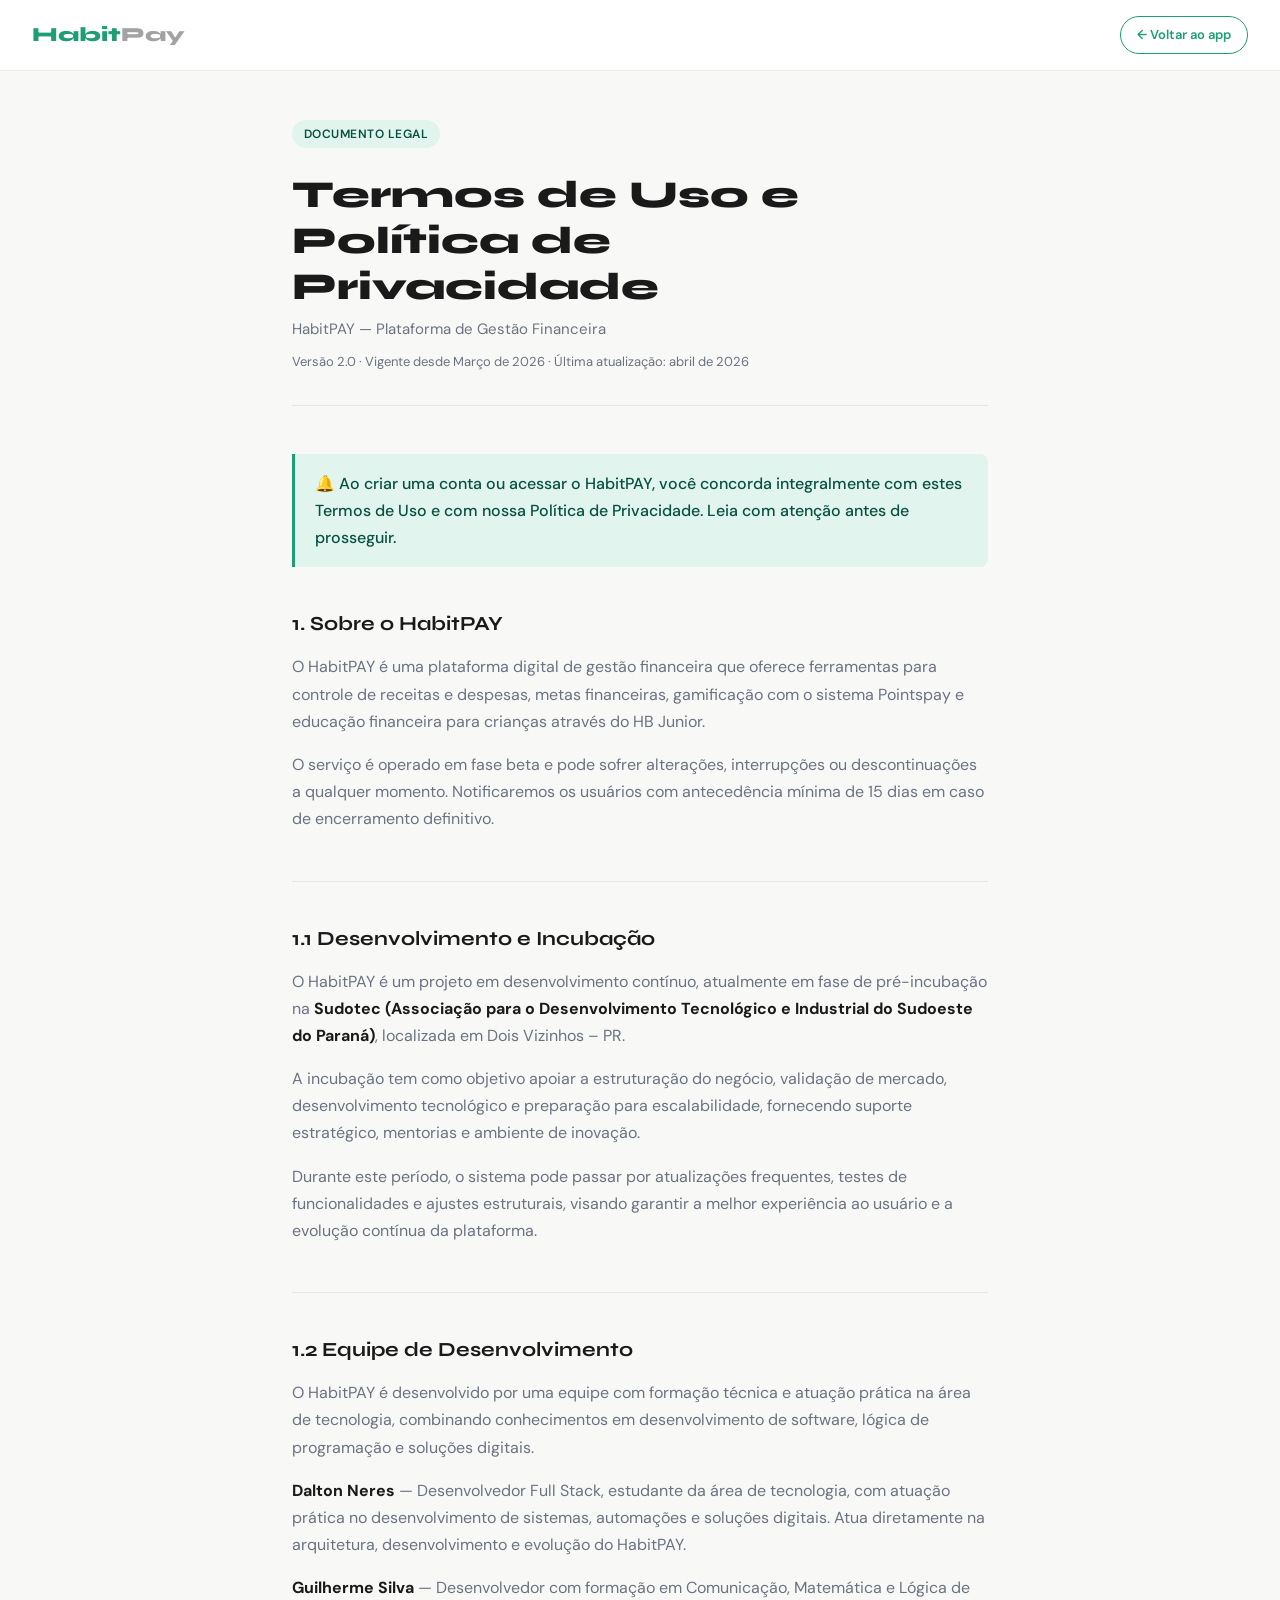
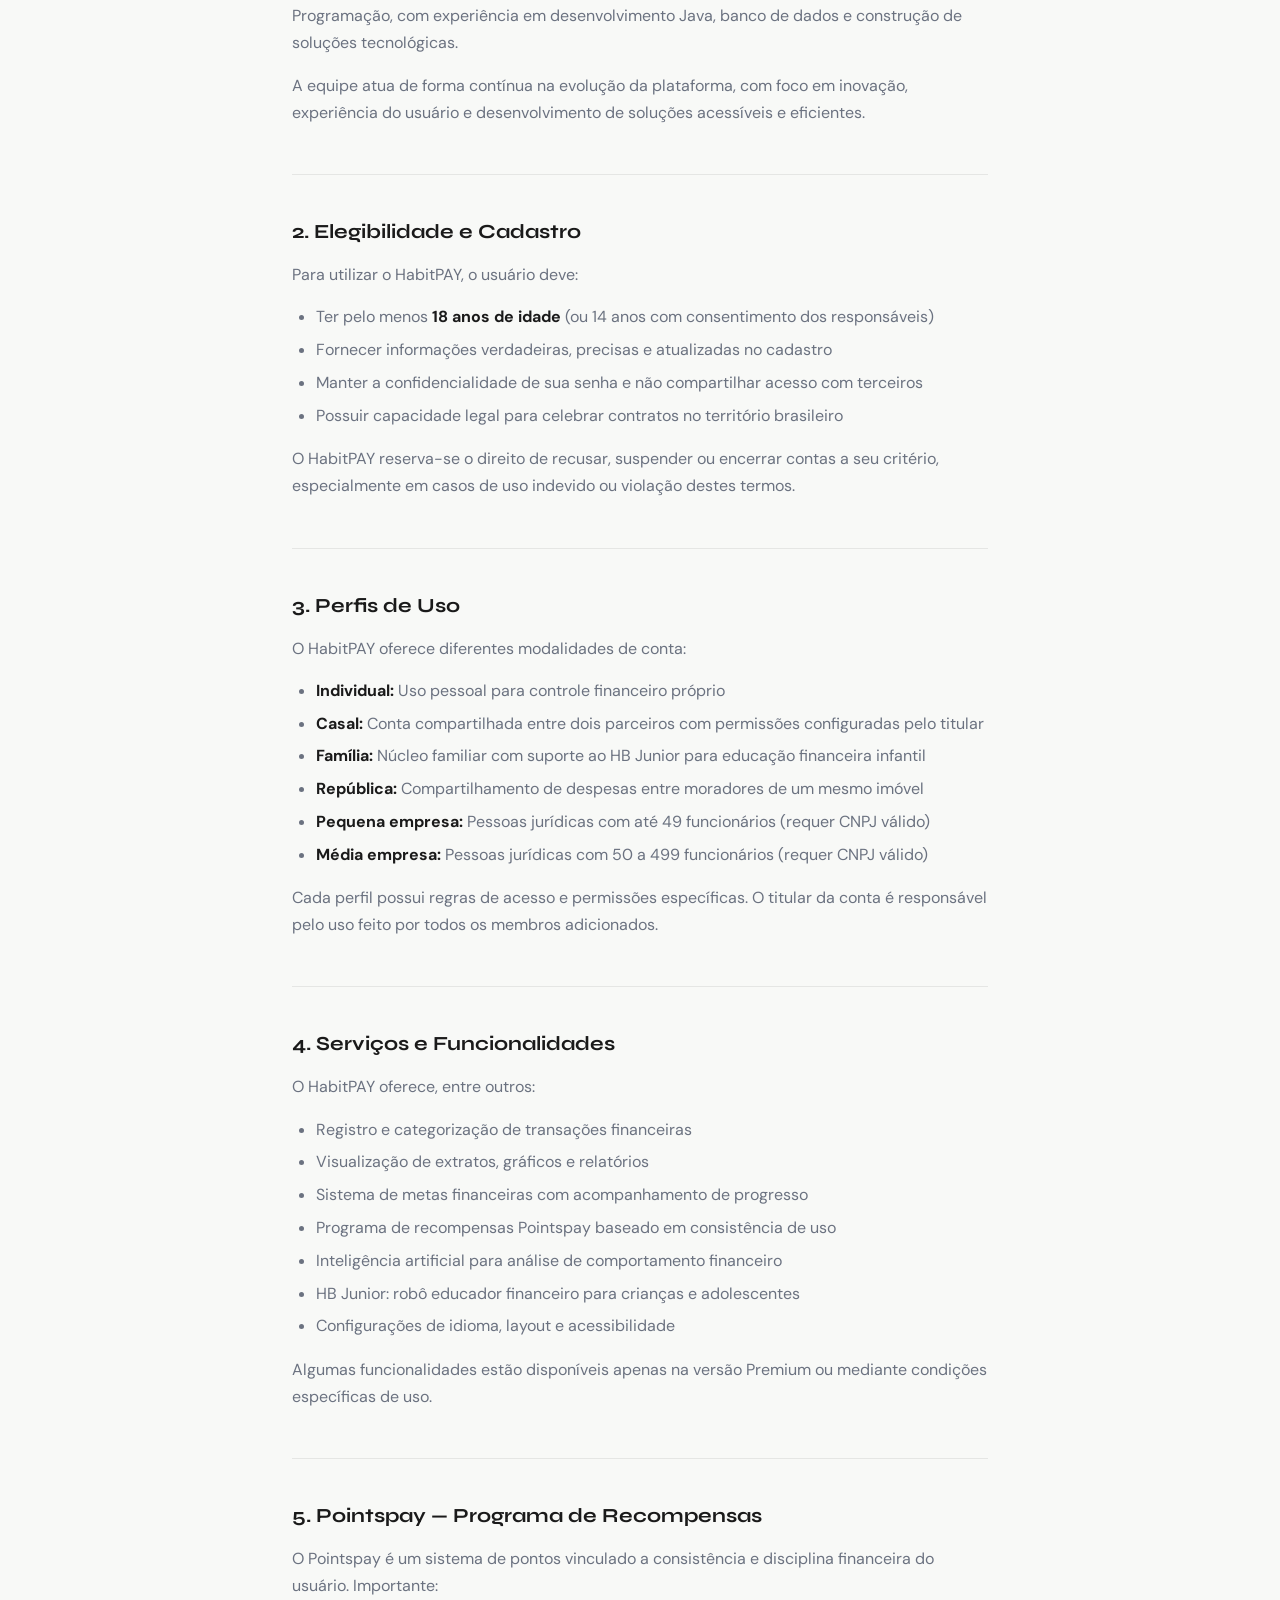
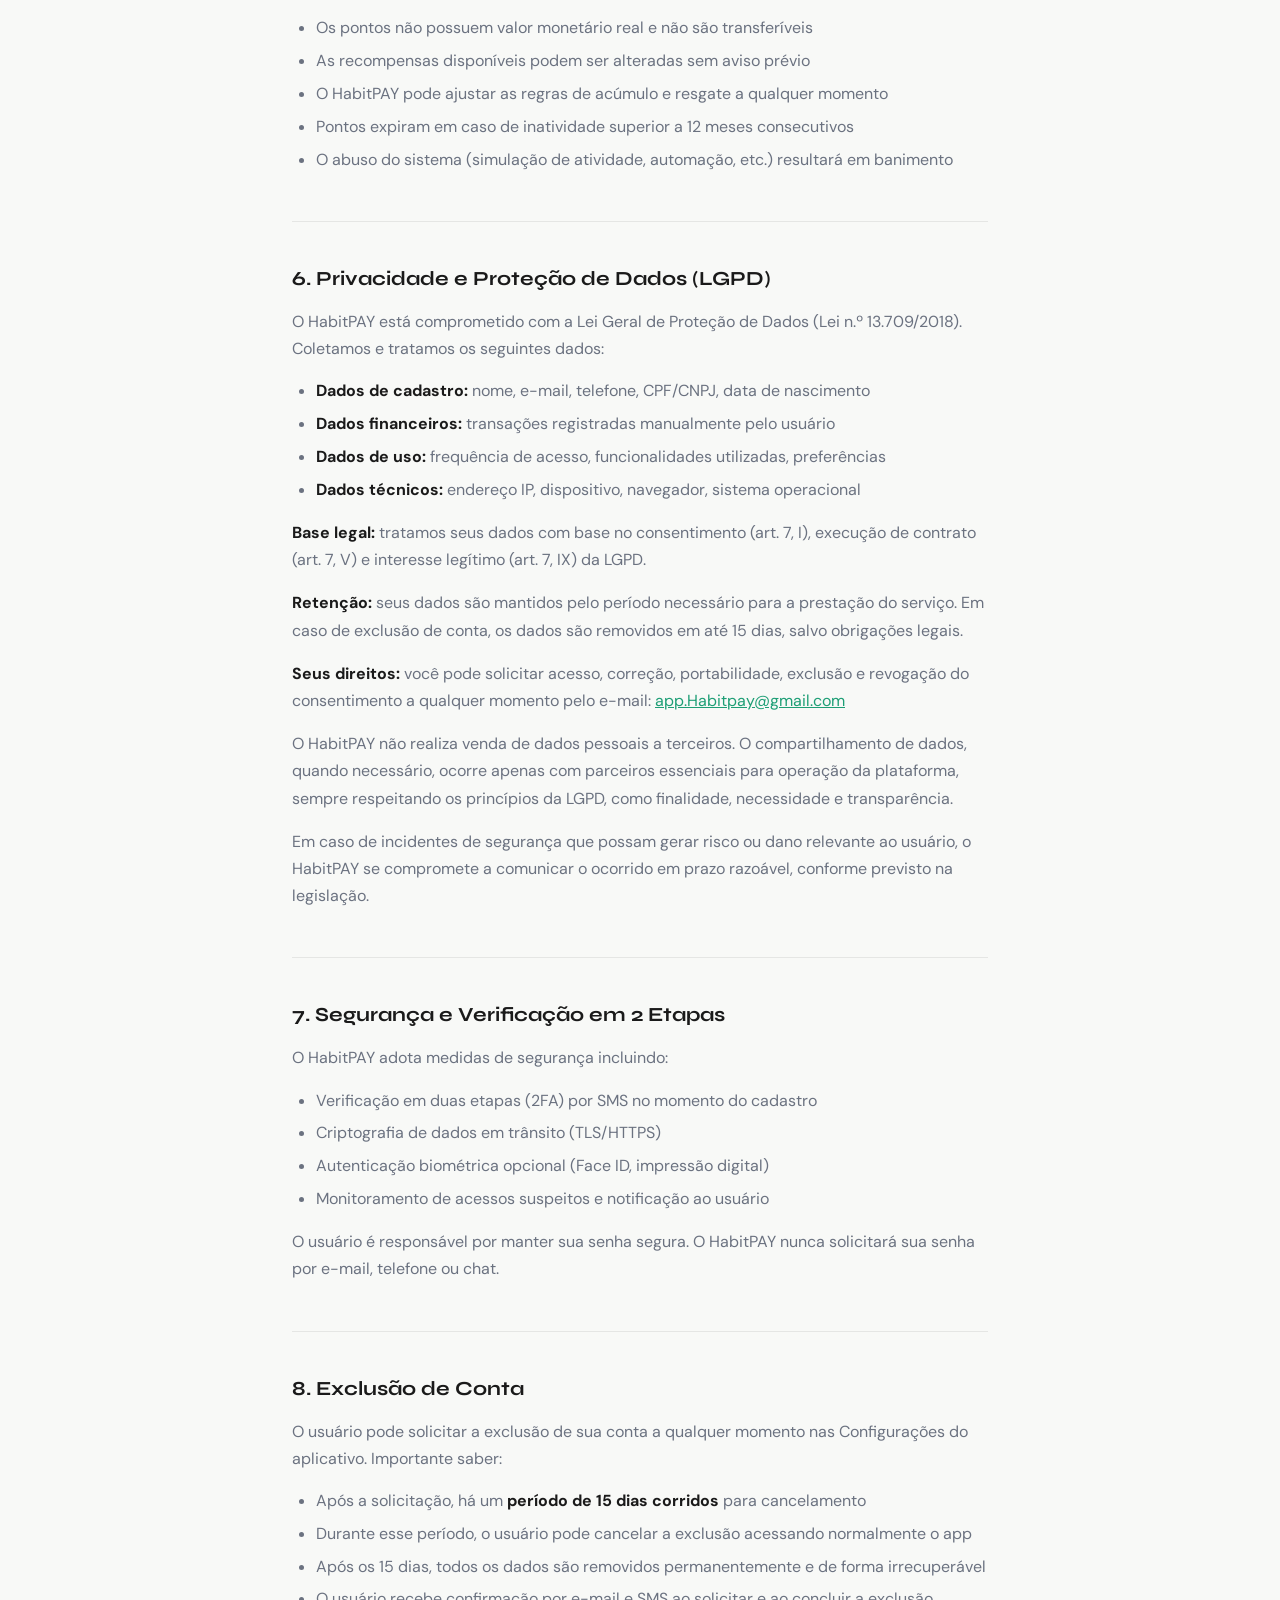
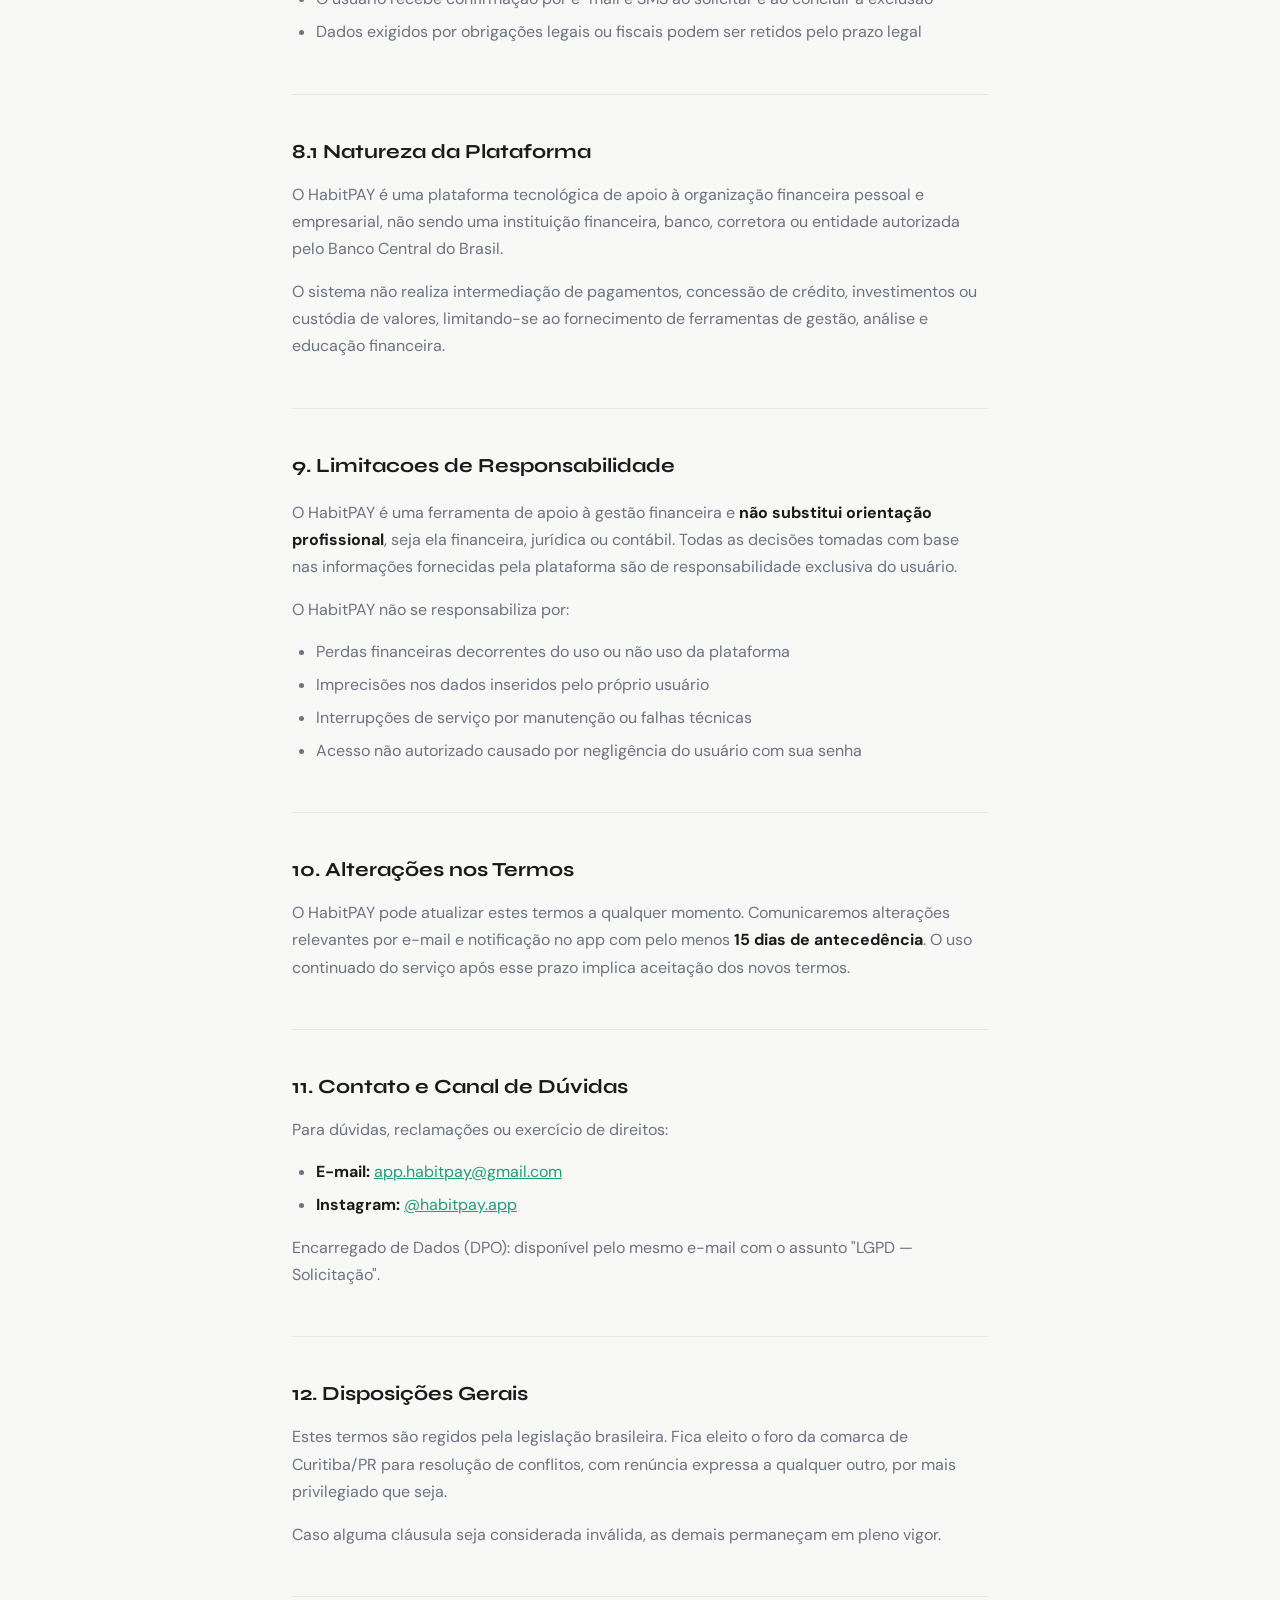
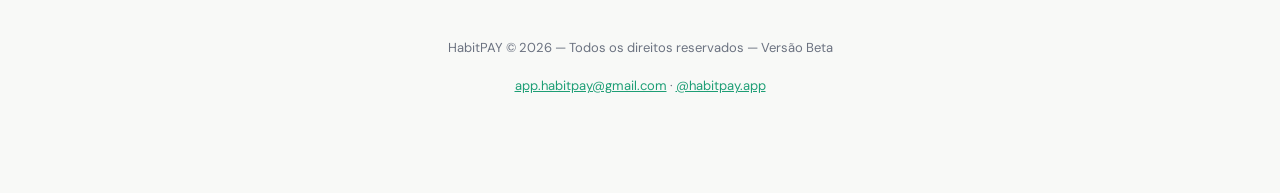
<file: termos.html>
<!doctype html>
<html lang="pt-BR">
  <head>
    <meta charset="UTF-8" />
    <meta name="viewport" content="width=device-width,initial-scale=1.0" />
    <title>Termos de Uso — HabitPAY</title>
    <link rel="icon" type="image/png" href="HabitPay/favicon.png" />
    <link
      href="https://fonts.googleapis.com/css2?family=DM+Sans:opsz,wght@9..40,400;9..40,500;9..40,600&family=Syne:wght@700;800&display=swap"
      rel="stylesheet"
    />
    <style>
      *,
      *::before,
      *::after {
        box-sizing: border-box;
        margin: 0;
        padding: 0;
      }
      :root {
        --g: #1d9e75;
        --gd: #085041;
        --gl: #e1f5ee;
        --tx: #1a1a1a;
        --mu: #6b7280;
        --bg: #f8f9f7;
        --sf: #fff;
        --bd: rgba(0, 0, 0, 0.08);
        --fd: "Syne", sans-serif;
        --fb: "DM Sans", sans-serif;
      }
      body {
        font-family: var(--fb);
        background: var(--bg);
        color: var(--tx);
        font-size: 16px;
        line-height: 1.7;
      }
      .topbar {
        background: var(--sf);
        border-bottom: 1px solid var(--bd);
        padding: 1rem 2rem;
        display: flex;
        align-items: center;
        justify-content: space-between;
        position: sticky;
        top: 0;
        z-index: 10;
      }
      .logo {
        font-family: var(--fd);
        font-size: 20px;
        font-weight: 800;
        color: var(--g);
      }
      .logo span {
        color: var(--tx);
        opacity: 0.4;
      }
      .btn-back {
        font-family: var(--fb);
        font-size: 13px;
        font-weight: 600;
        padding: 7px 16px;
        border: 1px solid var(--g);
        border-radius: 999px;
        color: var(--g);
        background: transparent;
        cursor: pointer;
        text-decoration: none;
        transition: all 0.15s;
      }
      .btn-back:hover {
        background: var(--g);
        color: #fff;
      }
      .container {
        max-width: 760px;
        margin: 0 auto;
        padding: 3rem 2rem 5rem;
      }
      .badge {
        display: inline-block;
        background: var(--gl);
        color: var(--gd);
        font-size: 12px;
        font-weight: 600;
        padding: 4px 12px;
        border-radius: 999px;
        letter-spacing: 0.04em;
        text-transform: uppercase;
        margin-bottom: 1.5rem;
      }
      h1 {
        font-family: var(--fd);
        font-size: clamp(26px, 4vw, 38px);
        font-weight: 800;
        color: var(--tx);
        margin-bottom: 0.5rem;
        line-height: 1.2;
      }
      .subtitle {
        font-size: 15px;
        color: var(--mu);
        margin-bottom: 0.5rem;
      }
      .updated {
        font-size: 13px;
        color: var(--mu);
        margin-bottom: 3rem;
        padding-bottom: 2rem;
        border-bottom: 1px solid var(--bd);
      }
      h2 {
        font-family: var(--fd);
        font-size: 20px;
        font-weight: 700;
        color: var(--tx);
        margin: 2.5rem 0 0.75rem;
      }
      p {
        color: var(--mu);
        margin-bottom: 1rem;
      }
      ul,
      ol {
        padding-left: 1.5rem;
        margin-bottom: 1rem;
      }
      li {
        color: var(--mu);
        margin-bottom: 0.4rem;
        line-height: 1.65;
      }
      .highlight {
        background: var(--gl);
        border-left: 3px solid var(--g);
        border-radius: 0 8px 8px 0;
        padding: 1rem 1.25rem;
        margin: 1.5rem 0;
      }
      .highlight p {
        margin-bottom: 0;
        color: var(--gd);
        font-weight: 500;
      }
      .section {
        border-bottom: 1px solid var(--bd);
        padding-bottom: 2rem;
        margin-bottom: 0.5rem;
      }
      .section:last-child {
        border-bottom: none;
      }
      .footer-terms {
        text-align: center;
        padding: 2rem 0 0;
        font-size: 13px;
        color: var(--mu);
      }
      a {
        color: var(--g);
      }
      strong {
        color: var(--tx);
      }
      @media (max-width: 600px) {
        .container {
          padding: 2rem 1rem 4rem;
        }
      }
    </style>
  </head>
  <body>
    <div class="topbar">
      <div class="logo">Habit<span>Pay</span></div>
      <a href="index.html" class="btn-back">&#8592; Voltar ao app</a>
    </div>

    <div class="container">
      <div class="badge">Documento legal</div>
      <h1>Termos de Uso e Política de Privacidade</h1>
      <div class="subtitle">HabitPAY — Plataforma de Gestão Financeira</div>
      <div class="updated">
        Versão 2.0 &middot; Vigente desde Março de 2026 &middot; Última
        atualização: abril de 2026
      </div>

      <div class="highlight">
        <p>
          &#128276; Ao criar uma conta ou acessar o HabitPAY, você concorda
          integralmente com estes Termos de Uso e com nossa Política de
          Privacidade. Leia com atenção antes de prosseguir.
        </p>
      </div>

      <div class="section">
        <h2>1. Sobre o HabitPAY</h2>
        <p>
          O HabitPAY é uma plataforma digital de gestão financeira que oferece
          ferramentas para controle de receitas e despesas, metas financeiras,
          gamificação com o sistema Pointspay e educação financeira para
          crianças através do HB Junior.
        </p>
        <p>
          O serviço é operado em fase beta e pode sofrer alterações,
          interrupções ou descontinuações a qualquer momento. Notificaremos os
          usuários com antecedência mínima de 15 dias em caso de encerramento
          definitivo.
        </p>
      </div>

      <div class="section">
        <h2>1.1 Desenvolvimento e Incubação</h2>

        <p>
          O HabitPAY é um projeto em desenvolvimento contínuo, atualmente em
          fase de pré-incubação na
          <strong
            >Sudotec (Associação para o Desenvolvimento Tecnológico e Industrial
            do Sudoeste do Paraná)</strong
          >, localizada em Dois Vizinhos – PR.
        </p>

        <p>
          A incubação tem como objetivo apoiar a estruturação do negócio,
          validação de mercado, desenvolvimento tecnológico e preparação para
          escalabilidade, fornecendo suporte estratégico, mentorias e ambiente
          de inovação.
        </p>

        <p>
          Durante este período, o sistema pode passar por atualizações
          frequentes, testes de funcionalidades e ajustes estruturais, visando
          garantir a melhor experiência ao usuário e a evolução contínua da
          plataforma.
        </p>
      </div>

      <div class="section">
        <h2>1.2 Equipe de Desenvolvimento</h2>

        <p>
          O HabitPAY é desenvolvido por uma equipe com formação técnica e
          atuação prática na área de tecnologia, combinando conhecimentos em
          desenvolvimento de software, lógica de programação e soluções
          digitais.
        </p>

        <p>
          <strong>Dalton Neres</strong> — Desenvolvedor Full Stack, estudante da
          área de tecnologia, com atuação prática no desenvolvimento de
          sistemas, automações e soluções digitais. Atua diretamente na
          arquitetura, desenvolvimento e evolução do HabitPAY.
        </p>

        <p>
          <strong>Guilherme Silva</strong> — Desenvolvedor com formação em
          Comunicação, Matemática e Lógica de Programação, com experiência em
          desenvolvimento Java, banco de dados e construção de soluções
          tecnológicas.
        </p>

        <p>
          A equipe atua de forma contínua na evolução da plataforma, com foco em
          inovação, experiência do usuário e desenvolvimento de soluções
          acessíveis e eficientes.
        </p>
      </div>

      <div class="section">
        <h2>2. Elegibilidade e Cadastro</h2>
        <p>Para utilizar o HabitPAY, o usuário deve:</p>
        <ul>
          <li>
            Ter pelo menos <strong>18 anos de idade</strong> (ou 14 anos com
            consentimento dos responsáveis)
          </li>
          <li>
            Fornecer informações verdadeiras, precisas e atualizadas no cadastro
          </li>
          <li>
            Manter a confidencialidade de sua senha e não compartilhar acesso
            com terceiros
          </li>
          <li>
            Possuir capacidade legal para celebrar contratos no território
            brasileiro
          </li>
        </ul>
        <p>
          O HabitPAY reserva-se o direito de recusar, suspender ou encerrar
          contas a seu critério, especialmente em casos de uso indevido ou
          violação destes termos.
        </p>
      </div>

      <div class="section">
        <h2>3. Perfis de Uso</h2>
        <p>O HabitPAY oferece diferentes modalidades de conta:</p>
        <ul>
          <li>
            <strong>Individual:</strong> Uso pessoal para controle financeiro
            próprio
          </li>
          <li>
            <strong>Casal:</strong> Conta compartilhada entre dois parceiros com
            permissões configuradas pelo titular
          </li>
          <li>
            <strong>Família:</strong> Núcleo familiar com suporte ao HB Junior
            para educação financeira infantil
          </li>
          <li>
            <strong>República:</strong> Compartilhamento de despesas entre
            moradores de um mesmo imóvel
          </li>
          <li>
            <strong>Pequena empresa:</strong> Pessoas jurídicas com até 49
            funcionários (requer CNPJ válido)
          </li>
          <li>
            <strong>Média empresa:</strong> Pessoas jurídicas com 50 a 499
            funcionários (requer CNPJ válido)
          </li>
        </ul>
        <p>
          Cada perfil possui regras de acesso e permissões específicas. O
          titular da conta é responsável pelo uso feito por todos os membros
          adicionados.
        </p>
      </div>

      <div class="section">
        <h2>4. Serviços e Funcionalidades</h2>
        <p>O HabitPAY oferece, entre outros:</p>
        <ul>
          <li>Registro e categorização de transações financeiras</li>
          <li>Visualização de extratos, gráficos e relatórios</li>
          <li>Sistema de metas financeiras com acompanhamento de progresso</li>
          <li>
            Programa de recompensas Pointspay baseado em consistência de uso
          </li>
          <li>
            Inteligência artificial para análise de comportamento financeiro
          </li>
          <li>
            HB Junior: robô educador financeiro para crianças e adolescentes
          </li>
          <li>Configurações de idioma, layout e acessibilidade</li>
        </ul>
        <p>
          Algumas funcionalidades estão disponíveis apenas na versão Premium ou
          mediante condições específicas de uso.
        </p>
      </div>

      <div class="section">
        <h2>5. Pointspay — Programa de Recompensas</h2>
        <p>
          O Pointspay é um sistema de pontos vinculado a consistência e
          disciplina financeira do usuário. Importante:
        </p>
        <ul>
          <li>
            Os pontos não possuem valor monetário real e não são transferíveis
          </li>
          <li>
            As recompensas disponíveis podem ser alteradas sem aviso prévio
          </li>
          <li>
            O HabitPAY pode ajustar as regras de acúmulo e resgate a qualquer
            momento
          </li>
          <li>
            Pontos expiram em caso de inatividade superior a 12 meses
            consecutivos
          </li>
          <li>
            O abuso do sistema (simulação de atividade, automação, etc.)
            resultará em banimento
          </li>
        </ul>
      </div>

      <div class="section">
        <h2>6. Privacidade e Proteção de Dados (LGPD)</h2>
        <p>
          O HabitPAY está comprometido com a Lei Geral de Proteção de Dados (Lei
          n.º 13.709/2018). Coletamos e tratamos os seguintes dados:
        </p>
        <ul>
          <li>
            <strong>Dados de cadastro:</strong> nome, e-mail, telefone,
            CPF/CNPJ, data de nascimento
          </li>
          <li>
            <strong>Dados financeiros:</strong> transações registradas
            manualmente pelo usuário
          </li>
          <li>
            <strong>Dados de uso:</strong> frequência de acesso, funcionalidades
            utilizadas, preferências
          </li>
          <li>
            <strong>Dados técnicos:</strong> endereço IP, dispositivo,
            navegador, sistema operacional
          </li>
        </ul>
        <p>
          <strong>Base legal:</strong> tratamos seus dados com base no
          consentimento (art. 7, I), execução de contrato (art. 7, V) e
          interesse legítimo (art. 7, IX) da LGPD.
        </p>
        <p>
          <strong>Retenção:</strong> seus dados são mantidos pelo período
          necessário para a prestação do serviço. Em caso de exclusão de conta,
          os dados são removidos em até 15 dias, salvo obrigações legais.
        </p>
        <p>
          <strong>Seus direitos:</strong> você pode solicitar acesso, correção,
          portabilidade, exclusão e revogação do consentimento a qualquer
          momento pelo e-mail:
          <a href="mailto:app.HabitPAY@gmail.com">app.Habitpay@gmail.com</a>
        </p>
        <p>
          O HabitPAY não realiza venda de dados pessoais a terceiros. O
          compartilhamento de dados, quando necessário, ocorre apenas com
          parceiros essenciais para operação da plataforma, sempre respeitando
          os princípios da LGPD, como finalidade, necessidade e transparência.
        </p>

        <p>
          Em caso de incidentes de segurança que possam gerar risco ou dano
          relevante ao usuário, o HabitPAY se compromete a comunicar o ocorrido
          em prazo razoável, conforme previsto na legislação.
        </p>
      </div>

      <div class="section">
        <h2>7. Segurança e Verificação em 2 Etapas</h2>
        <p>O HabitPAY adota medidas de segurança incluindo:</p>
        <ul>
          <li>
            Verificação em duas etapas (2FA) por SMS no momento do cadastro
          </li>
          <li>Criptografia de dados em trânsito (TLS/HTTPS)</li>
          <li>Autenticação biométrica opcional (Face ID, impressão digital)</li>
          <li>Monitoramento de acessos suspeitos e notificação ao usuário</li>
        </ul>
        <p>
          O usuário é responsável por manter sua senha segura. O HabitPAY nunca
          solicitará sua senha por e-mail, telefone ou chat.
        </p>
      </div>

      <div class="section">
        <h2>8. Exclusão de Conta</h2>
        <p>
          O usuário pode solicitar a exclusão de sua conta a qualquer momento
          nas Configurações do aplicativo. Importante saber:
        </p>
        <ul>
          <li>
            Após a solicitação, há um
            <strong>período de 15 dias corridos</strong> para cancelamento
          </li>
          <li>
            Durante esse período, o usuário pode cancelar a exclusão acessando
            normalmente o app
          </li>
          <li>
            Após os 15 dias, todos os dados são removidos permanentemente e de
            forma irrecuperável
          </li>
          <li>
            O usuário recebe confirmação por e-mail e SMS ao solicitar e ao
            concluir a exclusão
          </li>
          <li>
            Dados exigidos por obrigações legais ou fiscais podem ser retidos
            pelo prazo legal
          </li>
        </ul>
      </div>

      <div class="section">
        <h2>8.1 Natureza da Plataforma</h2>

        <p>
          O HabitPAY é uma plataforma tecnológica de apoio à organização
          financeira pessoal e empresarial, não sendo uma instituição
          financeira, banco, corretora ou entidade autorizada pelo Banco Central
          do Brasil.
        </p>

        <p>
          O sistema não realiza intermediação de pagamentos, concessão de
          crédito, investimentos ou custódia de valores, limitando-se ao
          fornecimento de ferramentas de gestão, análise e educação financeira.
        </p>
      </div>

      <div class="section">
        <h2>9. Limitacoes de Responsabilidade</h2>
        <p></p>
        <p>
          O HabitPAY é uma ferramenta de apoio à gestão financeira e
          <strong>não substitui orientação profissional</strong>, seja ela
          financeira, jurídica ou contábil. Todas as decisões tomadas com base
          nas informações fornecidas pela plataforma são de responsabilidade
          exclusiva do usuário.
        </p>
        <p>O HabitPAY não se responsabiliza por:</p>
        <ul>
          <li>
            Perdas financeiras decorrentes do uso ou não uso da plataforma
          </li>
          <li>Imprecisões nos dados inseridos pelo próprio usuário</li>
          <li>Interrupções de serviço por manutenção ou falhas técnicas</li>
          <li>
            Acesso não autorizado causado por negligência do usuário com sua
            senha
          </li>
        </ul>
      </div>

      <div class="section">
        <h2>10. Alterações nos Termos</h2>
        <p>
          O HabitPAY pode atualizar estes termos a qualquer momento.
          Comunicaremos alterações relevantes por e-mail e notificação no app
          com pelo menos <strong>15 dias de antecedência</strong>. O uso
          continuado do serviço após esse prazo implica aceitação dos novos
          termos.
        </p>
      </div>

      <div class="section">
        <h2>11. Contato e Canal de Dúvidas</h2>
        <p>Para dúvidas, reclamações ou exercício de direitos:</p>
        <ul>
          <li>
            <strong>E-mail:</strong>
            <a href="mailto:app.habitbank@gmail.com">app.habitpay@gmail.com</a>
          </li>
          <li>
            <strong>Instagram:</strong>
            <a href="https://instagram.com/habitpay.app" target="_blank"
              >@habitpay.app</a
            >
          </li>
        </ul>
        <p>
          Encarregado de Dados (DPO): disponível pelo mesmo e-mail com o assunto
          "LGPD — Solicitação".
        </p>
      </div>

      <div class="section">
        <h2>12. Disposições Gerais</h2>
        <p>
          Estes termos são regidos pela legislação brasileira. Fica eleito o
          foro da comarca de Curitiba/PR para resolução de conflitos, com
          renúncia expressa a qualquer outro, por mais privilegiado que seja.
        </p>
        <p>
          Caso alguma cláusula seja considerada inválida, as demais permaneçam
          em pleno vigor.
        </p>
      </div>

      <div class="footer-terms">
        <p>HabitPAY &copy; 2026 — Todos os direitos reservados — Versão Beta</p>
        <p style="margin-top: 0.5rem">
          <a href="mailto:app.habitbank@gmail.com">app.habitpay@gmail.com</a>
          &middot;
          <a href="https://instagram.com/habitpay.app" target="_blank"
            >@habitpay.app</a
          >
        </p>
      </div>
    </div>
  </body>
</html>
</file>
<file: style.css>
*,
*::before,
*::after {
  box-sizing: border-box;
  margin: 0;
  padding: 0;
}
:root {
  --g: #1d9e75;
  --gd: #085041;
  --gm: #0f6e56;
  --gl: #e1f5ee;
  --gp: #f0faf6;
  --am: #ba7517;
  --al: #faeeda;
  --re: #e24b4a;
  --rl: #fcebeb;
  --bl: #185fa5;
  --bll: #e6f1fb;
  --pu: #534ab7;
  --pl: #eeedfe;
  --jr: #0ea5e9;
  --jrd: #0369a1;
  --jrl: #e0f2fe;
  --tx: #1a1a1a;
  --mu: #6b7280;
  --ht: #9ca3af;
  --bg: #f8f9f7;
  --sf: #fff;
  --s2: #f3f4f2;
  --bd: rgba(0, 0, 0, 0.08);
  --bm: rgba(0, 0, 0, 0.13);
  --sh1: 0 1px 4px rgba(0, 0, 0, 0.06);
  --sh2: 0 4px 16px rgba(0, 0, 0, 0.08);
  --sh3: 0 8px 32px rgba(0, 0, 0, 0.12);
  --ra: 8px;
  --rb: 12px;
  --rc: 18px;
  --rd: 24px;
  --fd: "Syne", sans-serif;
  --fb: "DM Sans", sans-serif;
}
html {
  scroll-behavior: smooth;
}
body {
  font-family: var(--fb);
  background: var(--bg);
  color: var(--tx);
  min-height: 100vh;
  font-size: 15px;
  line-height: 1.5;
}
/* SCREENS */
.scr {
  display: none;
  min-height: 100vh;
  flex-direction: column;
}
.scr.on {
  display: flex;
}
#sa.on {
  display: block;
}
/* ===== LOGIN ===== */
#sl.on {
  flex-direction: row;
  align-items: stretch;
}
.ll {
  flex: 1;
  background: linear-gradient(145deg, var(--gd), var(--g) 55%, #2ec090);
  display: flex;
  flex-direction: column;
  justify-content: center;
  padding: 4rem;
  position: relative;
  overflow: hidden;
}
.ll::before {
  content: "";
  position: absolute;
  top: -80px;
  right: -80px;
  width: 300px;
  height: 300px;
  border-radius: 50%;
  background: rgba(255, 255, 255, 0.07);
}
.ll::after {
  content: "";
  position: absolute;
  bottom: -100px;
  left: -60px;
  width: 350px;
  height: 350px;
  border-radius: 50%;
  background: rgba(255, 255, 255, 0.05);
}
.llz {
  position: relative;
  z-index: 1;
}
.ll-br {
  font-family: var(--fd);
  font-size: 36px;
  font-weight: 800;
  color: #fff;
  margin-bottom: 0.5rem;
}
.ll-br span {
  opacity: 0.5;
}
.ll-tg {
  font-size: 17px;
  color: rgba(255, 255, 255, 0.85);
  line-height: 1.55;
  max-width: 340px;
  margin-bottom: 2.5rem;
}
.ll-fs {
  display: flex;
  flex-direction: column;
  gap: 14px;
}
.ll-f {
  display: flex;
  align-items: center;
  gap: 12px;
}
.ll-fi {
  width: 38px;
  height: 38px;
  border-radius: 10px;
  background: rgba(255, 255, 255, 0.15);
  display: flex;
  align-items: center;
  justify-content: center;
  font-size: 17px;
  flex-shrink: 0;
}
.ll-ft {
  font-size: 14px;
  color: rgba(255, 255, 255, 0.85);
}
.lr {
  width: 480px;
  flex-shrink: 0;
  background: var(--sf);
  display: flex;
  flex-direction: column;
  justify-content: center;
  padding: 3rem 3.5rem;
  overflow-y: auto;
}
.lr-lg {
  font-family: var(--fd);
  font-size: 22px;
  font-weight: 800;
  color: var(--g);
  margin-bottom: 2rem;
}
.lr-lg span {
  color: var(--tx);
  opacity: 0.4;
}
.ltabs {
  display: flex;
  border-bottom: 1px solid var(--bd);
  margin-bottom: 1.75rem;
}
.ltab {
  font-family: var(--fb);
  font-size: 14px;
  font-weight: 500;
  padding: 8px 16px;
  background: none;
  border: none;
  border-bottom: 2px solid transparent;
  color: var(--mu);
  cursor: pointer;
  margin-bottom: -1px;
  transition: all 0.15s;
}
.ltab.on {
  color: var(--g);
  border-bottom-color: var(--g);
}
.lf {
  display: flex;
  flex-direction: column;
  gap: 14px;
}
.lf.hi {
  display: none;
}
.lh1 {
  font-family: var(--fd);
  font-size: 26px;
  font-weight: 800;
  color: var(--tx);
  margin-bottom: 6px;
}
.lsb {
  font-size: 14px;
  color: var(--mu);
  margin-bottom: 1.5rem;
}
.lfd {
  display: flex;
  flex-direction: column;
  gap: 5px;
}
.llb {
  font-size: 12px;
  font-weight: 600;
  color: var(--mu);
  text-transform: uppercase;
  letter-spacing: 0.05em;
}
.lin {
  font-family: var(--fb);
  font-size: 14px;
  padding: 11px 14px;
  border: 1px solid var(--bm);
  border-radius: var(--ra);
  background: var(--s2);
  color: var(--tx);
  outline: none;
  transition: all 0.15s;
  width: 100%;
}
.lin:focus {
  border-color: var(--g);
  background: #fff;
  box-shadow: 0 0 0 3px var(--gl);
}
.lfg {
  font-size: 12px;
  color: var(--g);
  text-align: right;
  cursor: pointer;
  margin-top: 2px;
}
.btn-l {
  font-family: var(--fb);
  padding: 13px;
  background: var(--g);
  color: #fff;
  border: none;
  border-radius: var(--ra);
  font-size: 15px;
  font-weight: 600;
  cursor: pointer;
  width: 100%;
  margin-top: 4px;
  transition: opacity 0.15s;
}
.btn-l:hover {
  opacity: 0.88;
}
.ldv {
  display: flex;
  align-items: center;
  gap: 12px;
  color: var(--ht);
  font-size: 13px;
}
.ldv::before,
.ldv::after {
  content: "";
  flex: 1;
  height: 1px;
  background: var(--bd);
}
.btn-sc {
  font-family: var(--fb);
  padding: 11px;
  background: var(--s2);
  color: var(--tx);
  border: 1px solid var(--bm);
  border-radius: var(--ra);
  font-size: 14px;
  font-weight: 500;
  cursor: pointer;
  display: flex;
  align-items: center;
  justify-content: center;
  gap: 8px;
  width: 100%;
  transition: all 0.15s;
}
.btn-sc:hover {
  border-color: var(--g);
  background: var(--gp);
}
.lfot {
  font-size: 12px;
  color: var(--mu);
  text-align: center;
  margin-top: 1rem;
}
.lfot a {
  color: var(--g);
  cursor: pointer;
}
/* REGISTER STEPS */
.rbar {
  display: flex;
  align-items: center;
  gap: 0;
  margin-bottom: 1.5rem;
}
.rdot {
  width: 28px;
  height: 28px;
  border-radius: 50%;
  display: flex;
  align-items: center;
  justify-content: center;
  font-size: 12px;
  font-weight: 700;
  border: 2px solid var(--bm);
  color: var(--mu);
  background: var(--sf);
  flex-shrink: 0;
  transition: all 0.2s;
}
.rdot.dn {
  background: var(--g);
  border-color: var(--g);
  color: #fff;
}
.rdot.cu {
  background: var(--gl);
  border-color: var(--g);
  color: var(--gd);
}
.rln {
  flex: 1;
  height: 2px;
  background: var(--bm);
  transition: background 0.3s;
}
.rln.dn {
  background: var(--g);
}
.rst {
  display: none;
}
.rst.on {
  display: flex;
  flex-direction: column;
  gap: 14px;
}
.uso-g {
  display: grid;
  grid-template-columns: 1fr 1fr;
  gap: 10px;
}
.uso-o {
  border: 1.5px solid var(--bm);
  border-radius: var(--rb);
  padding: 14px 10px;
  cursor: pointer;
  text-align: center;
  transition: all 0.15s;
  font-family: var(--fb);
  background: var(--sf);
}
.uso-o:hover {
  border-color: var(--g);
  background: var(--gp);
}
.uso-o.on {
  border-color: var(--g);
  background: var(--gl);
}
.uso-i {
  font-size: 24px;
  display: block;
  margin-bottom: 5px;
}
.uso-n {
  font-size: 13px;
  font-weight: 600;
  color: var(--tx);
}
.uso-d {
  font-size: 11px;
  color: var(--mu);
  margin-top: 2px;
}
.xf {
  display: none;
  flex-direction: column;
  gap: 12px;
  margin-top: 2px;
  padding: 14px;
  background: var(--gp);
  border: 1px solid rgba(29, 158, 117, 0.2);
  border-radius: var(--rb);
}
.xf.on {
  display: flex;
}
.xf-ttl {
  font-size: 13px;
  font-weight: 600;
  color: var(--gd);
  margin-bottom: 2px;
}
.lg-g {
  display: grid;
  grid-template-columns: repeat(3, 1fr);
  gap: 10px;
}
.lg-o {
  border: 1.5px solid var(--bm);
  border-radius: var(--rb);
  padding: 12px 8px;
  cursor: pointer;
  text-align: center;
  transition: all 0.15s;
  font-family: var(--fb);
  background: var(--sf);
}
.lg-o:hover {
  border-color: var(--g);
  background: var(--gp);
}
.lg-o.on {
  border-color: var(--g);
  background: var(--gl);
}
.lg-f {
  font-size: 28px;
  display: block;
  margin-bottom: 4px;
}
.lg-n {
  font-size: 13px;
  font-weight: 600;
  color: var(--tx);
}
.lg-a {
  font-size: 10px;
  color: var(--mu);
  margin-top: 2px;
  text-transform: uppercase;
  letter-spacing: 0.06em;
  background: var(--s2);
  display: inline-block;
  padding: 1px 6px;
  border-radius: 999px;
}
.lg-o.on .lg-a {
  background: rgba(29, 158, 117, 0.15);
  color: var(--gd);
}
.pin-rw {
  display: flex;
  gap: 8px;
  justify-content: center;
  margin: 0.75rem 0;
}
.pin-i {
  width: 48px;
  height: 58px;
  text-align: center;
  font-size: 22px;
  font-weight: 700;
  font-family: var(--fd);
  border: 2px solid var(--bm);
  border-radius: var(--rb);
  background: var(--s2);
  color: var(--tx);
  outline: none;
  transition: all 0.15s;
}
.pin-i:focus {
  border-color: var(--g);
  background: #fff;
  box-shadow: 0 0 0 3px var(--gl);
}
.ph-rw {
  display: flex;
  gap: 8px;
}
.ph-dd {
  width: 90px !important;
  flex-shrink: 0;
}
.rbk {
  font-family: var(--fb);
  background: none;
  border: none;
  color: var(--mu);
  font-size: 13px;
  cursor: pointer;
  padding: 0;
  margin-top: 2px;
}
.rbk:hover {
  color: var(--tx);
}
/* ===== LANDING ===== */
.ltb {
  background: var(--sf);
  border-bottom: 1px solid var(--bd);
  padding: 1rem 2.5rem;
  display: flex;
  align-items: center;
  justify-content: space-between;
}
.llo {
  font-family: var(--fd);
  font-size: 22px;
  font-weight: 800;
  color: var(--g);
}
.llo span {
  color: var(--tx);
  opacity: 0.4;
}
.btn-ol {
  font-family: var(--fb);
  font-size: 13px;
  font-weight: 600;
  padding: 7px 16px;
  border: 1px solid var(--g);
  border-radius: 999px;
  color: var(--g);
  background: transparent;
  cursor: pointer;
  transition: all 0.15s;
}
.btn-ol:hover {
  background: var(--g);
  color: #fff;
}
.btn-fl {
  font-family: var(--fb);
  font-size: 13px;
  font-weight: 600;
  padding: 7px 16px;
  border: none;
  border-radius: 999px;
  color: #fff;
  background: var(--g);
  cursor: pointer;
  transition: opacity 0.15s;
}
.btn-fl:hover {
  opacity: 0.85;
}
.lhe {
  max-width: 900px;
  margin: 0 auto;
  padding: 5rem 2rem 3rem;
  text-align: center;
}
.eyb {
  display: inline-flex;
  align-items: center;
  gap: 6px;
  background: var(--gl);
  border: 1px solid rgba(29, 158, 117, 0.25);
  border-radius: 999px;
  padding: 5px 14px;
  font-size: 12px;
  font-weight: 600;
  color: var(--gd);
  letter-spacing: 0.04em;
  text-transform: uppercase;
  margin-bottom: 1.5rem;
}
.lhe h1 {
  font-family: var(--fd);
  font-size: clamp(32px, 5vw, 54px);
  font-weight: 800;
  line-height: 1.1;
  color: var(--tx);
  margin-bottom: 1.25rem;
}
.lhe h1 em {
  color: var(--g);
  font-style: normal;
}
.lhe p {
  font-size: 17px;
  color: var(--mu);
  max-width: 560px;
  margin: 0 auto 2.5rem;
  line-height: 1.65;
}
.cta-r {
  display: flex;
  justify-content: center;
  gap: 12px;
  flex-wrap: wrap;
  margin-bottom: 4rem;
}
.btn-ct {
  font-family: var(--fb);
  font-size: 16px;
  font-weight: 700;
  padding: 14px 32px;
  background: var(--g);
  color: #fff;
  border: none;
  border-radius: 999px;
  cursor: pointer;
  box-shadow: 0 4px 20px rgba(29, 158, 117, 0.35);
  transition: all 0.15s;
}
.btn-ct:hover {
  opacity: 0.88;
  transform: translateY(-1px);
}
.btn-ct2 {
  font-family: var(--fb);
  font-size: 16px;
  font-weight: 600;
  padding: 14px 32px;
  background: transparent;
  color: var(--tx);
  border: 1px solid var(--bm);
  border-radius: 999px;
  cursor: pointer;
  transition: all 0.15s;
}
.btn-ct2:hover {
  border-color: var(--g);
  color: var(--g);
}
.pill-g {
  display: grid;
  grid-template-columns: repeat(4, 1fr);
  gap: 18px;
  max-width: 1000px;
  margin: 0 auto;
  padding: 0 2rem 3rem;
}
.pill {
  background: var(--sf);
  border: 1px solid var(--bd);
  border-radius: var(--rd);
  padding: 1.75rem 1.5rem;
  box-shadow: var(--sh1);
  transition: all 0.2s;
}
.pill:hover {
  box-shadow: var(--sh2);
  transform: translateY(-3px);
}
.pill-ic {
  width: 48px;
  height: 48px;
  border-radius: 14px;
  display: flex;
  align-items: center;
  justify-content: center;
  font-size: 22px;
  margin-bottom: 1rem;
}
.pi-g {
  background: var(--gl);
}
.pi-a {
  background: var(--al);
}
.pi-b {
  background: var(--bll);
}
.pi-p {
  background: var(--pl);
}
.pill h3 {
  font-family: var(--fd);
  font-size: 15px;
  font-weight: 700;
  color: var(--tx);
  margin-bottom: 6px;
}
.pill p {
  font-size: 13px;
  color: var(--mu);
  line-height: 1.6;
}
.prof-s {
  max-width: 900px;
  margin: 0 auto;
  padding: 0 2rem 4rem;
  text-align: center;
}
.sec-t {
  font-family: var(--fd);
  font-size: 26px;
  font-weight: 800;
  color: var(--tx);
  margin-bottom: 6px;
}
.sec-s {
  font-size: 15px;
  color: var(--mu);
  margin-bottom: 2rem;
}
.pc-g {
  display: flex;
  gap: 14px;
  justify-content: center;
  flex-wrap: wrap;
}
.pc {
  background: var(--sf);
  border: 1px solid var(--bd);
  border-radius: var(--rc);
  padding: 1.5rem 1.25rem;
  width: 170px;
  text-align: center;
  cursor: pointer;
  transition: all 0.2s;
}
.pc:hover {
  border-color: var(--g);
  box-shadow: 0 0 0 3px var(--gl);
  transform: translateY(-2px);
}
.pc.jrc {
  border-color: var(--jr);
}
.pc.jrc:hover {
  box-shadow: 0 0 0 3px var(--jrl);
}
.pc-i {
  font-size: 36px;
  margin-bottom: 10px;
  display: block;
}
.pc-n {
  font-size: 15px;
  font-weight: 700;
  color: var(--tx);
}
.pc-d {
  font-size: 12px;
  color: var(--mu);
  margin-top: 4px;
}
.lftr {
  background: var(--sf);
  border-top: 1px solid var(--bd);
  padding: 1.5rem 2.5rem;
  display: flex;
  align-items: center;
  justify-content: space-between;
  font-size: 13px;
  color: var(--mu);
  flex-wrap: wrap;
  gap: 12px;
  margin-top: auto;
}
/* ===== APP ===== */
.shell {
  display: flex;
  min-height: 100vh;
  max-width: 1200px;
  margin: 0 auto;
}
.sdb {
  width: 230px;
  flex-shrink: 0;
  background: var(--sf);
  border-right: 1px solid var(--bd);
  display: flex;
  flex-direction: column;
  padding: 1.5rem 1rem;
  position: sticky;
  top: 0;
  height: 100vh;
  overflow-y: auto;
}
.s-lg {
  font-family: var(--fd);
  font-size: 22px;
  font-weight: 800;
  color: var(--g);
  letter-spacing: -0.5px;
  margin-bottom: 0.25rem;
  padding: 0 0.5rem;
}
.s-lg span {
  color: var(--tx);
  opacity: 0.4;
}
.s-bt {
  display: inline-block;
  font-size: 10px;
  font-weight: 600;
  letter-spacing: 0.08em;
  text-transform: uppercase;
  background: var(--gl);
  color: var(--gd);
  padding: 2px 8px;
  border-radius: 999px;
  margin: 0 0 1.5rem 0.5rem;
}
.ng {
  font-size: 10px;
  text-transform: uppercase;
  letter-spacing: 0.1em;
  color: var(--ht);
  font-weight: 600;
  padding: 0 0.5rem;
  margin: 0.9rem 0 0.4rem;
}
.ni {
  display: flex;
  align-items: center;
  gap: 10px;
  padding: 9px 12px;
  border-radius: var(--ra);
  cursor: pointer;
  font-size: 14px;
  font-weight: 500;
  color: var(--mu);
  transition: all 0.15s;
  border: none;
  background: none;
  width: 100%;
  text-align: left;
  font-family: var(--fb);
}
.ni:hover {
  background: var(--gl);
  color: var(--gd);
}
.ni.on {
  background: var(--g);
  color: #fff;
}
.ni.jn:hover {
  background: var(--jrl);
  color: var(--jrd);
}
.ni.jn.on {
  background: var(--jr);
  color: #fff;
}
.ni svg {
  width: 18px;
  height: 18px;
  opacity: 0.65;
  flex-shrink: 0;
}
.ni.on svg {
  opacity: 1;
}
.sbf {
  margin-top: auto;
  padding-top: 1rem;
  border-top: 1px solid var(--bd);
}
.uch {
  display: flex;
  align-items: center;
  gap: 10px;
  padding: 8px 10px;
  border-radius: var(--rb);
  background: var(--s2);
  cursor: pointer;
  transition: background 0.15s;
}
.uch:hover {
  background: var(--gl);
}
.ava {
  width: 34px;
  height: 34px;
  border-radius: 50%;
  background: var(--g);
  display: flex;
  align-items: center;
  justify-content: center;
  font-size: 13px;
  font-weight: 700;
  color: #fff;
  flex-shrink: 0;
}
.un {
  font-size: 13px;
  font-weight: 500;
  color: var(--tx);
}
.ul {
  font-size: 11px;
  color: var(--mu);
}
.mn {
  flex: 1;
  overflow-y: auto;
  min-width: 0;
}
.tpb {
  background: var(--sf);
  border-bottom: 1px solid var(--bd);
  padding: 0.875rem 2rem;
  display: flex;
  align-items: center;
  justify-content: space-between;
  position: sticky;
  top: 0;
  z-index: 20;
}
.tb-t {
  font-family: var(--fd);
  font-size: 18px;
  font-weight: 700;
  color: var(--tx);
}
.tb-r {
  display: flex;
  align-items: center;
  gap: 12px;
}
.pch {
  display: flex;
  align-items: center;
  gap: 6px;
  background: var(--al);
  border: 1px solid rgba(186, 117, 23, 0.2);
  border-radius: 999px;
  padding: 5px 12px;
  font-size: 13px;
  font-weight: 600;
  color: var(--am);
}
.nb {
  width: 36px;
  height: 36px;
  border-radius: 50%;
  background: var(--s2);
  border: none;
  cursor: pointer;
  display: flex;
  align-items: center;
  justify-content: center;
  font-size: 17px;
  position: relative;
  transition: background 0.15s;
}
.nb:hover {
  background: var(--gl);
}
.nbd {
  position: absolute;
  top: 5px;
  right: 5px;
  width: 7px;
  height: 7px;
  border-radius: 50%;
  background: var(--re);
  border: 1.5px solid var(--sf);
}
.mtp {
  display: none;
  background: var(--sf);
  border-bottom: 1px solid var(--bd);
  padding: 0.75rem 1rem;
  align-items: center;
  justify-content: space-between;
  position: sticky;
  top: 0;
  z-index: 20;
}
.ml {
  font-family: var(--fd);
  font-size: 20px;
  font-weight: 800;
  color: var(--g);
}
.ml span {
  color: var(--tx);
  opacity: 0.4;
}
.pg {
  display: none;
  padding: 2rem;
  animation: fi 0.2s ease;
}
.pg.on {
  display: block;
}
@keyframes fi {
  from {
    opacity: 0;
    transform: translateY(6px);
  }
  to {
    opacity: 1;
    transform: translateY(0);
  }
}
.ph {
  margin-bottom: 1.75rem;
}
.ph h1 {
  font-family: var(--fd);
  font-size: 26px;
  font-weight: 800;
  color: var(--tx);
  line-height: 1.15;
}
.ph p {
  font-size: 14px;
  color: var(--mu);
  margin-top: 5px;
}
.g4 {
  display: grid;
  grid-template-columns: repeat(4, minmax(0, 1fr));
  gap: 12px;
  margin-bottom: 1.5rem;
}
.g3 {
  display: grid;
  grid-template-columns: repeat(3, minmax(0, 1fr));
  gap: 16px;
}
.g2 {
  display: grid;
  grid-template-columns: repeat(2, minmax(0, 1fr));
  gap: 16px;
}
.met {
  background: var(--sf);
  border: 1px solid var(--bd);
  border-radius: var(--rc);
  padding: 1.1rem 1.25rem;
  box-shadow: var(--sh1);
  transition: all 0.2s;
}
.met:hover {
  box-shadow: var(--sh2);
  transform: translateY(-2px);
}
.ml2 {
  font-size: 12px;
  color: var(--mu);
  text-transform: uppercase;
  letter-spacing: 0.05em;
  margin-bottom: 6px;
}
.mv {
  font-family: var(--fd);
  font-size: 24px;
  font-weight: 800;
  line-height: 1;
}
.mv.g {
  color: var(--g);
}
.mv.r {
  color: var(--re);
}
.mv.a {
  color: var(--am);
}
.mv.b {
  color: var(--bl);
}
.ms {
  font-size: 12px;
  color: var(--mu);
  margin-top: 5px;
}
.mb2 {
  display: inline-flex;
  align-items: center;
  font-size: 11px;
  font-weight: 600;
  padding: 2px 7px;
  border-radius: 999px;
  margin-top: 5px;
}
.mb2.up {
  background: var(--gl);
  color: var(--gd);
}
.mb2.dn {
  background: var(--rl);
  color: var(--re);
}
.card {
  background: var(--sf);
  border: 1px solid var(--bd);
  border-radius: var(--rc);
  padding: 1.25rem 1.5rem;
  box-shadow: var(--sh1);
  margin-bottom: 1.25rem;
}
.ch {
  display: flex;
  align-items: center;
  justify-content: space-between;
  margin-bottom: 1rem;
}
.ct {
  font-size: 14px;
  font-weight: 600;
  color: var(--tx);
}
.ca {
  font-size: 12px;
  color: var(--g);
  font-weight: 500;
  cursor: pointer;
  background: none;
  border: none;
  font-family: var(--fb);
}
.ca:hover {
  text-decoration: underline;
}
.bh {
  background: linear-gradient(135deg, var(--gd), var(--g) 60%, #2ec090);
  border-radius: var(--rd);
  padding: 2rem;
  color: #fff;
  margin-bottom: 1.5rem;
  position: relative;
  overflow: hidden;
}
.bh::before {
  content: "";
  position: absolute;
  top: -40px;
  right: -40px;
  width: 180px;
  height: 180px;
  border-radius: 50%;
  background: rgba(255, 255, 255, 0.07);
}
.bh::after {
  content: "";
  position: absolute;
  bottom: -60px;
  left: 30%;
  width: 240px;
  height: 240px;
  border-radius: 50%;
  background: rgba(255, 255, 255, 0.05);
}
.bhl {
  font-size: 12px;
  opacity: 0.75;
  text-transform: uppercase;
  letter-spacing: 0.08em;
}
.bha {
  font-family: var(--fd);
  font-size: 42px;
  font-weight: 800;
  line-height: 1.1;
  margin: 6px 0;
}
.bhr {
  display: flex;
  gap: 24px;
  margin-top: 1.25rem;
  flex-wrap: wrap;
}
.bsl {
  font-size: 11px;
  opacity: 0.7;
}
.bsv {
  font-size: 16px;
  font-weight: 600;
  margin-top: 2px;
}
.bsv.in {
  color: #86efcb;
}
.bsv.out {
  color: #fca5a5;
}
.pb {
  height: 8px;
  background: var(--s2);
  border-radius: 999px;
  overflow: hidden;
  margin: 4px 0;
}
.pf {
  height: 100%;
  border-radius: 999px;
  background: var(--g);
  transition: width 0.6s ease;
}
.pf.a {
  background: var(--am);
}
.pf.r {
  background: var(--re);
}
.pf.b {
  background: var(--bl);
}
.pf.j {
  background: var(--jr);
}
.pf.p {
  background: var(--pu);
}
.sg {
  display: flex;
  flex-wrap: wrap;
  gap: 5px;
}
.sd {
  width: 30px;
  height: 30px;
  border-radius: 7px;
  display: flex;
  align-items: center;
  justify-content: center;
  font-size: 11px;
  font-weight: 500;
  background: var(--s2);
  color: var(--ht);
  border: 1px solid var(--bd);
}
.sd.dn {
  background: var(--g);
  color: #fff;
  border-color: var(--g);
}
.sd.td {
  background: var(--gl);
  color: var(--gd);
  border-color: var(--g);
  border-width: 2px;
  font-weight: 700;
}
.sd.ms {
  background: var(--rl);
  color: var(--re);
}
.txi {
  display: flex;
  align-items: center;
  justify-content: space-between;
  padding: 11px 0;
  border-bottom: 1px solid var(--bd);
}
.txi:last-child {
  border-bottom: none;
  padding-bottom: 0;
}
.txl {
  display: flex;
  align-items: center;
  gap: 12px;
}
.txico {
  width: 40px;
  height: 40px;
  border-radius: 12px;
  display: flex;
  align-items: center;
  justify-content: center;
  font-size: 18px;
  flex-shrink: 0;
}
.txico.g {
  background: var(--gl);
}
.txico.r {
  background: var(--rl);
}
.txico.a {
  background: var(--al);
}
.txico.b {
  background: var(--bll);
}
.txn {
  font-size: 14px;
  font-weight: 500;
  color: var(--tx);
}
.txc {
  font-size: 12px;
  color: var(--mu);
  margin-top: 1px;
}
.txr {
  text-align: right;
}
.txv {
  font-size: 14px;
  font-weight: 700;
}
.txv.p {
  color: var(--g);
}
.txv.m {
  color: var(--re);
}
.txd {
  font-size: 11px;
  color: var(--ht);
  margin-top: 2px;
}
.bc {
  display: flex;
  align-items: flex-end;
  gap: 8px;
  height: 100px;
}
.bw {
  display: flex;
  flex-direction: column;
  align-items: center;
  flex: 1;
  gap: 6px;
}
.bar {
  width: 100%;
  border-radius: 4px 4px 0 0;
  min-height: 4px;
  transition: height 0.5s cubic-bezier(0.34, 1.56, 0.64, 1);
}
.bar.g {
  background: var(--g);
}
.bar.r {
  background: var(--re);
  opacity: 0.75;
}
.blb {
  font-size: 10px;
  color: var(--ht);
}
.ph2 {
  background: linear-gradient(135deg, #0a3d2c, var(--gd) 50%, var(--gm));
  border-radius: var(--rd);
  padding: 1.75rem 2rem;
  display: flex;
  align-items: center;
  justify-content: space-between;
  flex-wrap: wrap;
  gap: 16px;
  margin-bottom: 1.25rem;
  position: relative;
  overflow: hidden;
}
.ph2::before {
  content: "";
  position: absolute;
  top: -30px;
  right: -30px;
  width: 150px;
  height: 150px;
  border-radius: 50%;
  background: rgba(255, 255, 255, 0.06);
}
.phl {
  font-size: 11px;
  color: rgba(255, 255, 255, 0.65);
  text-transform: uppercase;
  letter-spacing: 0.1em;
}
.phv {
  font-family: var(--fd);
  font-size: 48px;
  font-weight: 800;
  color: #fff;
  line-height: 1;
}
.phs {
  font-size: 13px;
  color: rgba(255, 255, 255, 0.65);
  margin-top: 4px;
}
.plb {
  background: rgba(255, 255, 255, 0.15);
  border: 1px solid rgba(255, 255, 255, 0.25);
  border-radius: var(--rb);
  padding: 10px 16px;
  text-align: center;
}
.pln {
  font-size: 15px;
  font-weight: 700;
  color: #fff;
}
.pli {
  font-size: 26px;
  display: block;
  margin-bottom: 4px;
}
.lgr {
  display: grid;
  grid-template-columns: repeat(4, minmax(0, 1fr));
  gap: 10px;
  margin-bottom: 1rem;
}
.lc {
  border: 1px solid var(--bd);
  border-radius: var(--rb);
  padding: 14px 10px;
  text-align: center;
  transition: all 0.2s;
}
.lc.cu {
  border-color: var(--g);
  border-width: 2px;
  background: var(--gl);
}
.li {
  font-size: 24px;
  margin-bottom: 5px;
}
.ln {
  font-size: 13px;
  font-weight: 600;
  color: var(--tx);
}
.lc.cu .ln {
  color: var(--gd);
}
.lp {
  font-size: 11px;
  color: var(--mu);
  margin-top: 2px;
}
.chi {
  border: 1px solid var(--bd);
  border-radius: var(--rb);
  padding: 14px 16px;
  display: flex;
  align-items: center;
  gap: 14px;
  margin-bottom: 10px;
  transition: all 0.2s;
}
.chi:hover {
  box-shadow: var(--sh1);
}
.chic {
  font-size: 24px;
  flex-shrink: 0;
}
.chin {
  flex: 1;
}
.chn {
  font-size: 14px;
  font-weight: 600;
  color: var(--tx);
}
.chd {
  font-size: 12px;
  color: var(--mu);
  margin-top: 2px;
}
.chp {
  font-size: 13px;
  font-weight: 700;
  color: var(--g);
  background: var(--gl);
  padding: 4px 10px;
  border-radius: 999px;
  white-space: nowrap;
}
.rwg {
  display: grid;
  grid-template-columns: repeat(2, minmax(0, 1fr));
  gap: 12px;
}
.rwc {
  border: 1px solid var(--bd);
  border-radius: var(--rb);
  padding: 14px;
  transition: all 0.2s;
}
.rwc:hover {
  border-color: var(--g);
  box-shadow: 0 0 0 3px var(--gl);
}
.rwe {
  font-size: 26px;
  margin-bottom: 6px;
  display: block;
}
.rwn {
  font-size: 14px;
  font-weight: 600;
  color: var(--tx);
}
.rwp {
  font-size: 12px;
  color: var(--mu);
  margin-top: 1px;
}
.rwr {
  display: flex;
  align-items: center;
  justify-content: space-between;
  margin-top: 10px;
}
.rwpt {
  font-size: 13px;
  font-weight: 700;
  color: var(--am);
}
.btn-rs {
  font-family: var(--fb);
  font-size: 12px;
  font-weight: 600;
  padding: 5px 12px;
  border-radius: var(--ra);
  border: 1px solid var(--g);
  background: transparent;
  color: var(--g);
  cursor: pointer;
  transition: all 0.15s;
}
.btn-rs:hover {
  background: var(--g);
  color: #fff;
}
.pei {
  display: flex;
  align-items: center;
  justify-content: space-between;
  padding: 11px 0;
  border-bottom: 1px solid var(--bd);
}
.pei:last-child {
  border-bottom: none;
}
.pel {
  display: flex;
  align-items: center;
  gap: 12px;
}
.peic {
  width: 38px;
  height: 38px;
  border-radius: 10px;
  display: flex;
  align-items: center;
  justify-content: center;
  font-size: 17px;
  flex-shrink: 0;
}
.peic.e {
  background: var(--gl);
}
.peic.u {
  background: var(--al);
}
.peic.b {
  background: var(--pl);
}
.pen {
  font-size: 14px;
  font-weight: 500;
  color: var(--tx);
}
.ped {
  font-size: 12px;
  color: var(--mu);
}
.pev {
  font-size: 14px;
  font-weight: 700;
}
.pev.e {
  color: var(--g);
}
.pev.u {
  color: var(--am);
}
.fg {
  display: grid;
  grid-template-columns: 1fr 1fr;
  gap: 14px;
}
.ff {
  display: flex;
  flex-direction: column;
  gap: 5px;
}
.ff.full {
  grid-column: 1/-1;
}
.flb {
  font-size: 12px;
  font-weight: 600;
  color: var(--mu);
  text-transform: uppercase;
  letter-spacing: 0.04em;
}
.fi,
.fsl {
  font-family: var(--fb);
  font-size: 14px;
  padding: 10px 13px;
  border: 1px solid var(--bm);
  border-radius: var(--ra);
  background: var(--s2);
  color: var(--tx);
  transition:
    border-color 0.15s,
    box-shadow 0.15s;
  outline: none;
  width: 100%;
}
.fi:focus,
.fsl:focus {
  border-color: var(--g);
  box-shadow: 0 0 0 3px var(--gl);
}
.ttg {
  display: flex;
  border: 1px solid var(--bm);
  border-radius: var(--ra);
  overflow: hidden;
  margin-bottom: 14px;
}
.tb {
  flex: 1;
  padding: 11px;
  font-family: var(--fb);
  font-size: 14px;
  font-weight: 600;
  border: none;
  background: transparent;
  cursor: pointer;
  color: var(--mu);
  transition: all 0.15s;
}
.tb.on.e {
  background: var(--g);
  color: #fff;
}
.tb.on.s {
  background: var(--re);
  color: #fff;
}
.btn-pr {
  font-family: var(--fb);
  width: 100%;
  padding: 13px;
  background: var(--g);
  color: #fff;
  border: none;
  border-radius: var(--ra);
  font-size: 15px;
  font-weight: 600;
  cursor: pointer;
  transition: opacity 0.15s;
  margin-top: 6px;
}
.btn-pr:hover {
  opacity: 0.88;
}
.aih {
  background: linear-gradient(135deg, var(--gp), var(--gl));
  border: 1px solid rgba(29, 158, 117, 0.25);
  border-radius: var(--rd);
  padding: 1.5rem 1.75rem;
  margin-bottom: 1.25rem;
  display: flex;
  gap: 1rem;
  align-items: flex-start;
}
.aio {
  width: 42px;
  height: 42px;
  border-radius: 50%;
  background: var(--g);
  display: flex;
  align-items: center;
  justify-content: center;
  font-size: 20px;
  flex-shrink: 0;
  box-shadow: 0 0 0 6px var(--gl);
}
.ait {
  font-size: 11px;
  font-weight: 700;
  color: var(--g);
  text-transform: uppercase;
  letter-spacing: 0.08em;
  margin-bottom: 4px;
}
.aix {
  font-size: 14px;
  color: var(--gd);
  line-height: 1.65;
}
.ii {
  display: flex;
  gap: 12px;
  align-items: flex-start;
  padding: 10px 0;
  border-bottom: 1px solid var(--bd);
}
.ii:last-child {
  border-bottom: none;
}
.id {
  width: 8px;
  height: 8px;
  border-radius: 50%;
  margin-top: 5px;
  flex-shrink: 0;
}
.id.g {
  background: var(--g);
}
.id.a {
  background: var(--am);
}
.id.r {
  background: var(--re);
}
.itx {
  font-size: 14px;
  color: var(--tx);
  line-height: 1.55;
}
/* JUNIOR */
.jhr {
  background: linear-gradient(135deg, var(--jrd), var(--jr) 60%, #38bdf8);
  border-radius: var(--rd);
  padding: 2rem;
  color: #fff;
  margin-bottom: 1.5rem;
  position: relative;
  overflow: hidden;
  display: flex;
  justify-content: space-between;
  align-items: center;
  flex-wrap: wrap;
  gap: 1rem;
}
.jhr::before {
  content: "";
  position: absolute;
  top: -40px;
  right: -40px;
  width: 180px;
  height: 180px;
  border-radius: 50%;
  background: rgba(255, 255, 255, 0.08);
}
.jbg {
  display: inline-flex;
  align-items: center;
  gap: 6px;
  background: rgba(255, 255, 255, 0.2);
  border: 1px solid rgba(255, 255, 255, 0.3);
  border-radius: 999px;
  padding: 4px 12px;
  font-size: 11px;
  font-weight: 700;
  color: #fff;
  letter-spacing: 0.06em;
  text-transform: uppercase;
  margin-bottom: 10px;
}
.rb {
  font-size: 56px;
  display: block;
  animation: flt 3s ease-in-out infinite;
}
@keyframes flt {
  0%,
  100% {
    transform: translateY(0);
  }
  50% {
    transform: translateY(-8px);
  }
}
.jch {
  background: var(--sf);
  border: 1px solid var(--bd);
  border-radius: var(--rc);
  overflow: hidden;
  margin-bottom: 1.25rem;
  display: flex;
  flex-direction: column;
  height: 360px;
}
.jms {
  flex: 1;
  overflow-y: auto;
  padding: 1rem;
  display: flex;
  flex-direction: column;
  gap: 10px;
}
.jmg {
  max-width: 80%;
  padding: 10px 14px;
  border-radius: 16px;
  font-size: 14px;
  line-height: 1.5;
}
.jmg.bot {
  background: var(--jrl);
  color: var(--jrd);
  align-self: flex-start;
  border-bottom-left-radius: 4px;
}
.jmg.usr {
  background: var(--g);
  color: #fff;
  align-self: flex-end;
  border-bottom-right-radius: 4px;
}
.jmgs {
  font-size: 11px;
  font-weight: 700;
  margin-bottom: 3px;
  text-transform: uppercase;
  letter-spacing: 0.04em;
}
.jci {
  display: flex;
  border-top: 1px solid var(--bd);
  padding: 0.75rem 1rem;
  gap: 10px;
  align-items: center;
}
.jci input {
  flex: 1;
  font-family: var(--fb);
  font-size: 14px;
  padding: 9px 13px;
  border: 1px solid var(--bm);
  border-radius: 999px;
  background: var(--s2);
  color: var(--tx);
  outline: none;
}
.jci input:focus {
  border-color: var(--jr);
  background: #fff;
}
.jcs {
  font-family: var(--fb);
  padding: 9px 18px;
  background: var(--jr);
  color: #fff;
  border: none;
  border-radius: 999px;
  font-size: 13px;
  font-weight: 600;
  cursor: pointer;
  transition: opacity 0.15s;
}
.jcs:hover {
  opacity: 0.88;
}
.kr {
  display: flex;
  gap: 12px;
  flex-wrap: wrap;
}
.kc {
  background: var(--sf);
  border: 1px solid var(--bd);
  border-radius: var(--rc);
  padding: 1.25rem;
  flex: 1;
  min-width: 160px;
  cursor: pointer;
  transition: all 0.2s;
}
.kc:hover {
  border-color: var(--jr);
  box-shadow: 0 0 0 3px var(--jrl);
  transform: translateY(-2px);
}
.kc.sel {
  border-color: var(--jr);
  border-width: 2px;
  background: var(--jrl);
}
.kav {
  width: 44px;
  height: 44px;
  border-radius: 50%;
  display: flex;
  align-items: center;
  justify-content: center;
  font-size: 20px;
  margin-bottom: 8px;
}
.kn {
  font-size: 15px;
  font-weight: 700;
  color: var(--tx);
}
.kg {
  font-size: 12px;
  color: var(--mu);
  margin-top: 2px;
}
.kp {
  font-size: 13px;
  font-weight: 600;
  color: var(--jr);
  margin-top: 6px;
}
.jt {
  display: flex;
  align-items: center;
  gap: 14px;
  padding: 12px;
  border: 1px solid var(--bd);
  border-radius: var(--rb);
  margin-bottom: 10px;
  transition: all 0.2s;
}
.jt:hover {
  border-color: var(--jr);
}
.jtic {
  font-size: 22px;
}
.jtin {
  flex: 1;
}
.jtn {
  font-size: 14px;
  font-weight: 600;
  color: var(--tx);
}
.jtd {
  font-size: 12px;
  color: var(--mu);
  margin-top: 2px;
}
.jtp {
  font-size: 13px;
  font-weight: 700;
  color: var(--jr);
  background: var(--jrl);
  padding: 4px 10px;
  border-radius: 999px;
}
.alc {
  background: var(--jrl);
  border: 1px solid rgba(14, 165, 233, 0.25);
  border-radius: var(--rc);
  padding: 1.25rem 1.5rem;
  margin-bottom: 1rem;
}
/* SETTINGS */
.stb {
  display: flex;
  gap: 6px;
  flex-wrap: wrap;
  margin-bottom: 1.5rem;
}
.stab {
  font-family: var(--fb);
  font-size: 13px;
  font-weight: 500;
  padding: 7px 14px;
  border-radius: 999px;
  border: 1px solid var(--bm);
  background: transparent;
  color: var(--mu);
  cursor: pointer;
  transition: all 0.15s;
  white-space: nowrap;
}
.stab:hover {
  background: var(--gl);
  color: var(--gd);
  border-color: var(--g);
}
.stab.on {
  background: var(--g);
  color: #fff;
  border-color: var(--g);
}
.sp {
  display: none;
}
.sp.on {
  display: block;
}
.sst {
  font-size: 13px;
  font-weight: 700;
  color: var(--mu);
  text-transform: uppercase;
  letter-spacing: 0.06em;
  margin-bottom: 10px;
  padding-bottom: 8px;
  border-bottom: 1px solid var(--bd);
}
.sro {
  display: flex;
  align-items: center;
  justify-content: space-between;
  padding: 13px 0;
  border-bottom: 1px solid var(--bd);
  gap: 12px;
}
.sro:last-child {
  border-bottom: none;
}
.slb {
  font-size: 14px;
  font-weight: 500;
  color: var(--tx);
}
.sds {
  font-size: 12px;
  color: var(--mu);
  margin-top: 2px;
}
.tog {
  width: 44px;
  height: 24px;
  border-radius: 999px;
  background: var(--bm);
  border: none;
  cursor: pointer;
  position: relative;
  transition: background 0.2s;
  flex-shrink: 0;
}
.tog::after {
  content: "";
  position: absolute;
  top: 3px;
  left: 3px;
  width: 18px;
  height: 18px;
  border-radius: 50%;
  background: #fff;
  transition: transform 0.2s;
}
.tog.on {
  background: var(--g);
}
.tog.on::after {
  transform: translateX(20px);
}
.bts {
  font-family: var(--fb);
  font-size: 13px;
  font-weight: 500;
  padding: 6px 14px;
  border: 1px solid var(--bm);
  border-radius: var(--ra);
  background: transparent;
  color: var(--tx);
  cursor: pointer;
  transition: all 0.15s;
  white-space: nowrap;
}
.bts:hover {
  border-color: var(--g);
  color: var(--g);
}
.bki {
  display: flex;
  align-items: center;
  gap: 14px;
  border: 1px solid var(--bd);
  border-radius: var(--rb);
  padding: 14px 16px;
  margin-bottom: 10px;
  flex-wrap: wrap;
}
.bkic {
  width: 44px;
  height: 44px;
  border-radius: 12px;
  display: flex;
  align-items: center;
  justify-content: center;
  font-size: 20px;
  flex-shrink: 0;
}
.bkn {
  font-size: 14px;
  font-weight: 600;
  color: var(--tx);
}
.bkt {
  font-size: 12px;
  color: var(--mu);
  margin-top: 2px;
}
.bkb {
  font-size: 15px;
  font-weight: 700;
  color: var(--g);
  margin-left: auto;
  margin-right: 12px;
}
.sbg {
  display: inline-flex;
  align-items: center;
  font-size: 11px;
  font-weight: 600;
  padding: 3px 9px;
  border-radius: 999px;
  white-space: nowrap;
}
.sbg.ok {
  background: var(--gl);
  color: var(--gd);
}
.sbg.wn {
  background: var(--al);
  color: var(--am);
}
.sbg.jr {
  background: var(--jrl);
  color: var(--jrd);
}
.ri {
  display: flex;
  align-items: center;
  gap: 14px;
  padding: 12px;
  border: 1px solid var(--bd);
  border-radius: var(--rb);
  margin-bottom: 10px;
  flex-wrap: wrap;
}
.rav {
  width: 42px;
  height: 42px;
  border-radius: 50%;
  display: flex;
  align-items: center;
  justify-content: center;
  font-size: 18px;
  flex-shrink: 0;
}
.rn {
  font-size: 14px;
  font-weight: 600;
  color: var(--tx);
}
.rr {
  font-size: 12px;
  color: var(--mu);
  margin-top: 1px;
}
.mg3 {
  display: grid;
  grid-template-columns: repeat(3, minmax(0, 1fr));
  gap: 12px;
  margin-bottom: 1.25rem;
}
.mc {
  background: var(--sf);
  border: 1px solid var(--bd);
  border-radius: var(--rc);
  padding: 1.1rem 1.25rem;
  box-shadow: var(--sh1);
}
.mlb {
  font-size: 12px;
  color: var(--mu);
  text-transform: uppercase;
  letter-spacing: 0.05em;
  margin-bottom: 6px;
}
.mv2 {
  font-family: var(--fd);
  font-size: 22px;
  font-weight: 800;
}
/* DANGER ZONE */
.dng {
  border: 1px solid rgba(226, 75, 74, 0.25);
  border-radius: var(--rc);
  padding: 1.25rem 1.5rem;
  background: #fffafa;
  margin-bottom: 1.25rem;
}
.dngt {
  font-size: 13px;
  font-weight: 700;
  color: var(--re);
  text-transform: uppercase;
  letter-spacing: 0.06em;
  margin-bottom: 12px;
}
.btn-dng {
  font-family: var(--fb);
  font-size: 13px;
  font-weight: 600;
  padding: 8px 18px;
  border: 1px solid var(--re);
  border-radius: var(--ra);
  background: transparent;
  color: var(--re);
  cursor: pointer;
  transition: all 0.15s;
}
.btn-dng:hover {
  background: var(--rl);
}
/* SOBRE / CONTATO */
.abh {
  background: linear-gradient(135deg, var(--gd), var(--g) 60%, #2ec090);
  border-radius: var(--rd);
  padding: 3rem 2.5rem;
  color: #fff;
  margin-bottom: 1.5rem;
  text-align: center;
  position: relative;
  overflow: hidden;
}
.abh::before {
  content: "";
  position: absolute;
  top: -60px;
  right: -60px;
  width: 250px;
  height: 250px;
  border-radius: 50%;
  background: rgba(255, 255, 255, 0.06);
}
.ctc {
  background: var(--sf);
  border: 1px solid var(--bd);
  border-radius: var(--rc);
  padding: 1.75rem;
  display: flex;
  align-items: center;
  gap: 18px;
  transition: all 0.2s;
  text-decoration: none;
  color: inherit;
}
.ctc:hover {
  box-shadow: var(--sh2);
  border-color: var(--g);
  transform: translateY(-2px);
}
.ctic {
  width: 56px;
  height: 56px;
  border-radius: var(--rb);
  display: flex;
  align-items: center;
  justify-content: center;
  font-size: 26px;
  flex-shrink: 0;
}
.ctic.g {
  background: var(--gl);
}
.ctic.p {
  background: var(--pl);
}
.ctn {
  font-size: 16px;
  font-weight: 700;
  color: var(--tx);
}
.ctv {
  font-size: 14px;
  color: var(--g);
  margin-top: 3px;
}
.ctd {
  font-size: 13px;
  color: var(--mu);
  margin-top: 2px;
}
.vr {
  display: flex;
  align-items: flex-start;
  gap: 16px;
  padding: 14px 0;
  border-bottom: 1px solid var(--bd);
}
.vr:last-child {
  border-bottom: none;
}
.vi {
  width: 44px;
  height: 44px;
  border-radius: 12px;
  display: flex;
  align-items: center;
  justify-content: center;
  font-size: 22px;
  flex-shrink: 0;
  background: var(--gl);
}
/* MODALS */
.ov {
  position: fixed;
  inset: 0;
  background: rgba(0, 0, 0, 0.55);
  display: flex;
  align-items: center;
  justify-content: center;
  z-index: 200;
  padding: 1rem;
}
.ov.hi {
  display: none;
}
.mdl {
  background: var(--sf);
  border-radius: var(--rd);
  padding: 2.25rem;
  max-width: 460px;
  width: 100%;
  box-shadow: var(--sh3);
}
.mst {
  display: none;
}
.mst.on {
  display: block;
}
.mlo {
  font-family: var(--fd);
  font-size: 28px;
  font-weight: 800;
  color: var(--g);
  margin-bottom: 0.25rem;
}
.mlo span {
  color: var(--tx);
  opacity: 0.4;
}
.mtt {
  font-family: var(--fd);
  font-size: 20px;
  font-weight: 700;
  margin-bottom: 0.5rem;
  color: var(--tx);
}
.msb {
  font-size: 14px;
  color: var(--mu);
  line-height: 1.6;
  margin-bottom: 1.5rem;
}
.mds {
  display: flex;
  gap: 6px;
  justify-content: center;
  margin-top: 1.25rem;
}
.mdt {
  width: 8px;
  height: 8px;
  border-radius: 50%;
  background: var(--bm);
  transition: background 0.2s;
}
.mdt.on {
  background: var(--g);
}
.btn-m {
  font-family: var(--fb);
  width: 100%;
  padding: 12px;
  background: var(--g);
  color: #fff;
  border: none;
  border-radius: var(--ra);
  font-size: 15px;
  font-weight: 600;
  cursor: pointer;
  transition: opacity 0.15s;
}
.btn-m:hover {
  opacity: 0.88;
}
.btn-sk {
  font-family: var(--fb);
  background: none;
  border: none;
  cursor: pointer;
  color: var(--mu);
  font-size: 13px;
  display: block;
  margin: 10px auto 0;
}
.pop {
  display: grid;
  grid-template-columns: 1fr 1fr;
  gap: 8px;
  margin-bottom: 1.25rem;
}
.pop-o {
  border: 1.5px solid var(--bm);
  border-radius: var(--rb);
  padding: 12px;
  cursor: pointer;
  text-align: center;
  transition: all 0.15s;
  font-family: var(--fb);
  background: var(--sf);
}
.pop-o:hover {
  border-color: var(--g);
  background: var(--gp);
}
.pop-o.on {
  border-color: var(--g);
  background: var(--gl);
}
.pop-i {
  font-size: 24px;
  display: block;
  margin-bottom: 5px;
}
.pop-n {
  font-size: 13px;
  font-weight: 600;
  color: var(--tx);
}
.pop-d {
  font-size: 11px;
  color: var(--mu);
  margin-top: 2px;
}
/* CONFIRM MODALS */
.cov {
  position: fixed;
  inset: 0;
  background: rgba(0, 0, 0, 0.6);
  display: flex;
  align-items: center;
  justify-content: center;
  z-index: 400;
  padding: 1rem;
}
.cov.hi {
  display: none;
}
.cbox {
  background: var(--sf);
  border-radius: var(--rd);
  padding: 2rem;
  max-width: 440px;
  width: 100%;
  box-shadow: var(--sh3);
}
.cico {
  font-size: 48px;
  text-align: center;
  margin-bottom: 1rem;
}
.ctt {
  font-family: var(--fd);
  font-size: 20px;
  font-weight: 800;
  color: var(--tx);
  text-align: center;
  margin-bottom: 0.5rem;
}
.csb {
  font-size: 14px;
  color: var(--mu);
  text-align: center;
  line-height: 1.6;
  margin-bottom: 1.25rem;
}
.cwn {
  background: var(--rl);
  border: 1px solid rgba(226, 75, 74, 0.2);
  border-radius: var(--ra);
  padding: 12px 14px;
  font-size: 13px;
  color: var(--re);
  line-height: 1.55;
  margin-bottom: 1.25rem;
}
.cok {
  background: var(--gl);
  border: 1px solid rgba(29, 158, 117, 0.2);
  border-radius: var(--ra);
  padding: 12px 14px;
  font-size: 13px;
  color: var(--gd);
  line-height: 1.65;
  margin-bottom: 1.25rem;
}
.cbt {
  display: flex;
  gap: 10px;
}
.cbt button {
  flex: 1;
  font-family: var(--fb);
  padding: 12px;
  border-radius: var(--ra);
  font-size: 14px;
  font-weight: 600;
  cursor: pointer;
  transition: all 0.15s;
}
.cc {
  background: var(--s2);
  border: 1px solid var(--bm);
  color: var(--tx);
}
.cc:hover {
  background: var(--sf);
}
.cf {
  background: var(--re);
  border: none;
  color: #fff;
}
.cf:hover {
  opacity: 0.85;
}
.cg {
  background: var(--g);
  border: none;
  color: #fff;
}
.cg:hover {
  opacity: 0.85;
}
/* TOAST */
.tst {
  position: fixed;
  bottom: 28px;
  left: 50%;
  transform: translateX(-50%) translateY(80px);
  background: #1a1a1a;
  color: #fff;
  padding: 12px 22px;
  border-radius: 999px;
  font-size: 13px;
  font-weight: 500;
  box-shadow: var(--sh3);
  z-index: 500;
  white-space: nowrap;
  transition: transform 0.3s cubic-bezier(0.34, 1.56, 0.64, 1);
  pointer-events: none;
}
.tst.on {
  transform: translateX(-50%) translateY(0);
}
.tst.gt {
  background: var(--gd);
}
/* MOBILE */
.mob-nav {
  display: none;
}
/* ===== RESPONSIVE ===== */
@media (max-width: 900px) {
  #sl.on {
    flex-direction: column;
  }
  .ll {
    padding: 2rem 1.5rem;
    flex: none;
  }
  .ll-br {
    font-size: 28px;
  }
  .ll-tg {
    font-size: 15px;
    margin-bottom: 1.5rem;
  }
  .lr {
    width: 100%;
    padding: 2rem 1.5rem;
  }
  .pill-g {
    grid-template-columns: repeat(2, 1fr);
  }
}
@media (max-width: 768px) {
  .sdb {
    display: none;
  }
  .mn {
    padding-bottom: 72px;
  }
  .mtp {
    display: flex;
  }
  .tpb {
    display: none;
  }
  .mob-nav {
    display: flex;
    position: fixed;
    bottom: 0;
    left: 0;
    right: 0;
    background: var(--sf);
    border-top: 1px solid var(--bd);
    z-index: 30;
    padding: 6px 0 10px;
  }
  .mbn {
    flex: 1;
    display: flex;
    flex-direction: column;
    align-items: center;
    gap: 2px;
    border: none;
    background: none;
    cursor: pointer;
    font-family: var(--fb);
    font-size: 10px;
    color: var(--mu);
    transition: color 0.15s;
    padding: 2px 0;
  }
  .mbn.on {
    color: var(--g);
  }
  .mbn svg {
    width: 22px;
    height: 22px;
  }
  .pg {
    padding: 1rem;
  }
  .ph h1 {
    font-size: 22px;
  }
  .g4 {
    grid-template-columns: repeat(2, minmax(0, 1fr));
  }
  .g3 {
    grid-template-columns: 1fr 1fr;
  }
  .g2 {
    grid-template-columns: 1fr;
  }
  .fg {
    grid-template-columns: 1fr;
  }
  .rwg {
    grid-template-columns: 1fr;
  }
  .lgr {
    grid-template-columns: repeat(2, minmax(0, 1fr));
  }
  .mg3 {
    grid-template-columns: 1fr 1fr;
  }
  .bha {
    font-size: 30px;
  }
  .bhr {
    gap: 14px;
  }
  .phv {
    font-size: 36px;
  }
  .pill-g {
    grid-template-columns: 1fr;
    padding: 0 1rem 2rem;
  }
  .lhe {
    padding: 3rem 1rem 2rem;
  }
  .ltb {
    padding: 0.75rem 1rem;
  }
  .prof-s {
    padding: 0 1rem 3rem;
  }
  .kr {
    flex-direction: column;
  }
  .kc {
    min-width: unset;
  }
  .jch {
    height: 300px;
  }
  .stb {
    gap: 4px;
  }
  .stab {
    font-size: 12px;
    padding: 6px 10px;
  }
  .abh {
    padding: 2rem 1.5rem;
  }
  .lg-g {
    grid-template-columns: repeat(2, 1fr);
  }
  .uso-g {
    grid-template-columns: 1fr 1fr;
  }
  .ph2 {
    flex-direction: column;
    align-items: flex-start;
  }
}
@media (max-width: 480px) {
  .g4 {
    grid-template-columns: repeat(2, minmax(0, 1fr));
  }
  .g3 {
    grid-template-columns: 1fr;
  }
  .mg3 {
    grid-template-columns: 1fr;
  }
  .bhr {
    flex-direction: column;
    gap: 10px;
  }
  .pc-g {
    gap: 8px;
  }
  .pc {
    width: calc(50% - 8px);
  }
  .lhe h1 {
    font-size: 28px;
  }
  .cta-r {
    flex-direction: column;
    align-items: center;
  }
  .jhr {
    flex-direction: column;
  }
  .rb {
    font-size: 44px;
  }
  .pill-g {
    grid-template-columns: 1fr;
  }
  .lgr {
    grid-template-columns: 1fr 1fr;
  }
  .lg-g {
    grid-template-columns: 1fr 1fr;
  }
}
::-webkit-scrollbar {
  width: 5px;
  height: 5px;
}
::-webkit-scrollbar-track {
  background: transparent;
}
::-webkit-scrollbar-thumb {
  background: var(--bm);
  border-radius: 999px;
}

/* CATEGORIES */
.cat-grid {
  display: grid;
  grid-template-columns: repeat(3, 1fr);
  gap: 10px;
  margin-bottom: 1rem;
}
.cat-card {
  border: 1.5px solid var(--bm);
  border-radius: var(--rb);
  padding: 12px 8px;
  cursor: pointer;
  text-align: center;
  transition: all 0.15s;
  font-family: var(--fb);
  background: var(--sf);
}
.cat-card:hover {
  border-color: var(--g);
  background: var(--gp);
}
.cat-card.on {
  border-color: var(--g);
  background: var(--gl);
}
.cat-ico {
  font-size: 22px;
  display: block;
  margin-bottom: 4px;
}
.cat-nm {
  font-size: 12px;
  font-weight: 600;
  color: var(--tx);
}
.subcat-row {
  display: flex;
  flex-wrap: wrap;
  gap: 8px;
  margin-bottom: 1rem;
}
.subcat-btn {
  font-family: var(--fb);
  font-size: 12px;
  font-weight: 500;
  padding: 5px 12px;
  border: 1px solid var(--bm);
  border-radius: 999px;
  background: transparent;
  color: var(--mu);
  cursor: pointer;
  transition: all 0.15s;
}
.subcat-btn:hover {
  border-color: var(--g);
  color: var(--g);
}
.subcat-btn.on {
  background: var(--g);
  color: #fff;
  border-color: var(--g);
}

/* LAYOUT SWITCHER */
.layout-bar {
  display: flex;
  align-items: center;
  justify-content: space-between;
  margin-bottom: 1.5rem;
  flex-wrap: wrap;
  gap: 10px;
}
.layout-title {
  font-family: var(--fd);
  font-size: 26px;
  font-weight: 800;
  color: var(--tx);
  line-height: 1.15;
}
.layout-title span {
  font-size: 14px;
  color: var(--mu);
  font-weight: 400;
  font-family: var(--fb);
  margin-left: 8px;
}
.layout-btns {
  display: flex;
  gap: 6px;
  align-items: center;
}
.layout-btn {
  width: 34px;
  height: 34px;
  border-radius: var(--ra);
  border: 1px solid var(--bm);
  background: transparent;
  cursor: pointer;
  display: flex;
  align-items: center;
  justify-content: center;
  transition: all 0.15s;
  flex-shrink: 0;
}
.layout-btn:hover {
  border-color: var(--g);
  background: var(--gp);
}
.layout-btn.on {
  background: var(--g);
  border-color: var(--g);
}
.layout-btn svg {
  width: 16px;
  height: 16px;
  stroke: var(--mu);
}
.layout-btn.on svg {
  stroke: #fff;
}
.layout-label {
  font-size: 12px;
  color: var(--mu);
  margin-right: 4px;
}

/* PROFILE THEMES */
.theme-individual {
  --accent: var(--g);
  --accent-light: var(--gl);
}
.theme-casal {
  --accent: #e879a0;
  --accent-light: #fce7f0;
}
.theme-familia {
  --accent: #8b5cf6;
  --accent-light: #ede9fe;
}
.theme-republica {
  --accent: #f59e0b;
  --accent-light: #fef3c7;
}
.theme-pme {
  --accent: #3b82f6;
  --accent-light: #dbeafe;
}
.theme-mme {
  --accent: #0f172a;
  --accent-light: #f1f5f9;
}

/* LAYOUT MODES */
.dash-compact .g2 {
  grid-template-columns: repeat(3, minmax(0, 1fr));
}
.dash-compact .g4 {
  grid-template-columns: repeat(4, minmax(0, 1fr));
}
.dash-list .g2,
.dash-list .g4 {
  grid-template-columns: 1fr;
}
.dash-list .card {
  display: flex;
  align-items: center;
  gap: 16px;
  padding: 0.875rem 1.25rem;
}
.dash-list .bh {
  padding: 1.25rem;
}
.dash-list .bha {
  font-size: 28px;
}

/* PROFILE CARD IN LAYOUT SWITCHER */
.profile-theme-grid {
  display: grid;
  grid-template-columns: repeat(3, 1fr);
  gap: 10px;
}
.pth-card {
  border: 1.5px solid var(--bm);
  border-radius: var(--rb);
  padding: 12px;
  cursor: pointer;
  text-align: center;
  transition: all 0.15s;
  font-family: var(--fb);
  background: var(--sf);
}
.pth-card:hover {
  transform: translateY(-2px);
  box-shadow: var(--sh2);
}
.pth-card.on {
  border-width: 2px;
}
.pth-ico {
  font-size: 28px;
  display: block;
  margin-bottom: 5px;
}
.pth-nm {
  font-size: 12px;
  font-weight: 700;
  color: var(--tx);
}
.pth-card.on .pth-nm {
  color: var(--accent, var(--g));
}

/* ACCESSIBILITY & VISIBILITY */
.bha {
  font-size: clamp(32px, 5vw, 52px) !important;
  font-weight: 800 !important;
}
.mv {
  font-size: clamp(22px, 3vw, 30px) !important;
}
.a11y-toggle {
  display: flex;
  align-items: center;
  gap: 8px;
  margin-left: 8px;
}
.a11y-btn {
  width: 34px;
  height: 34px;
  border-radius: var(--ra);
  border: 1px solid var(--bm);
  background: transparent;
  cursor: pointer;
  display: flex;
  align-items: center;
  justify-content: center;
  transition: all 0.15s;
  flex-shrink: 0;
  font-size: 14px;
  font-weight: 700;
}
.a11y-btn:hover {
  border-color: var(--g);
  background: var(--gp);
}
.a11y-btn.on {
  background: var(--g);
  border-color: var(--g);
  color: #fff;
}
/* HIGH CONTRAST MODE */
body.hc {
  --g: #006837;
  --gd: #003d20;
  --tx: #000;
  --mu: #333;
  --sf: #fff;
  --s2: #f0f0f0;
  --bd: rgba(0, 0, 0, 0.25);
  --bm: rgba(0, 0, 0, 0.4);
}
body.hc .bh {
  background: #006837 !important;
}
body.hc .mv,
.body.hc .bha {
  color: #000 !important;
}
/* LARGE TEXT MODE */
body.lt .mv {
  font-size: clamp(28px, 4vw, 40px) !important;
}
body.lt .bha {
  font-size: clamp(40px, 6vw, 64px) !important;
}
body.lt .met .m-lbl {
  font-size: 14px !important;
}
body.lt .txn {
  font-size: 16px !important;
}
body.lt .ct {
  font-size: 16px !important;
}
body.lt .un {
  font-size: 15px !important;
}
body.lt .lh1,
.body.lt .ll-br {
  font-size: 30px !important;
}
body.lt .lin,
.body.lt .fi {
  font-size: 16px !important;
  padding: 13px 14px !important;
}
body.lt .btn-l,
.body.lt .btn-pr,
.body.lt .btn-m {
  font-size: 17px !important;
  padding: 15px !important;
}
body.lt .stab {
  font-size: 14px !important;
  padding: 9px 16px !important;
}
body.lt .ni {
  font-size: 16px !important;
  padding: 11px 14px !important;
}
/* METRIC CARD EMPHASIS */
.met {
  position: relative;
}
.met-big .mv {
  font-size: clamp(30px, 4vw, 42px) !important;
  line-height: 1;
}
.met-big .m-lbl {
  font-size: 14px !important;
  margin-bottom: 10px !important;
}
.met-big {
  padding: 1.5rem 1.5rem !important;
}
/* Focus indicators for keyboard nav */
*:focus-visible {
  outline: 3px solid var(--g) !important;
  outline-offset: 2px !important;
}
a:focus-visible,
button:focus-visible {
  outline: 3px solid var(--g) !important;
  outline-offset: 2px !important;
}

/* ═══════════════════════════════════════
   PASTA COMPARTILHADA
═══════════════════════════════════════ */
.sh-hero {
  background: linear-gradient(135deg, #0369a1 0%, #0ea5e9 55%, #38bdf8 100%);
  border-radius: var(--rd);
  padding: 2rem;
  color: #fff;
  margin-bottom: 1.5rem;
  position: relative;
  overflow: hidden;
  display: flex;
  align-items: center;
  justify-content: space-between;
  flex-wrap: wrap;
  gap: 1rem;
}
.sh-hero::before {
  content: "";
  position: absolute;
  top: -40px;
  right: -40px;
  width: 180px;
  height: 180px;
  border-radius: 50%;
  background: rgba(255, 255, 255, 0.07);
}
.sh-type-grid {
  display: grid;
  grid-template-columns: 1fr 1fr;
  gap: 12px;
  margin-bottom: 1.25rem;
}
.sh-type {
  background: var(--sf);
  border: 2px solid var(--bd);
  border-radius: var(--rc);
  padding: 1.25rem;
  cursor: pointer;
  transition: all 0.2s;
  text-align: left;
  font-family: var(--fb);
}
.sh-type:hover {
  border-color: var(--jr);
  transform: translateY(-2px);
}
.sh-type.on {
  border-color: var(--jr);
  background: var(--jrl);
}
.sh-type-ico {
  font-size: 26px;
  margin-bottom: 6px;
  display: block;
}
.sh-type-nm {
  font-size: 14px;
  font-weight: 700;
  color: var(--tx);
}
.sh-type-ds {
  font-size: 11px;
  color: var(--mu);
  margin-top: 3px;
  line-height: 1.5;
}
.sh-tabs {
  display: flex;
  gap: 0;
  border-bottom: 1px solid var(--bd);
  margin-bottom: 1.25rem;
  overflow-x: auto;
}
.sh-tb {
  font-family: var(--fb);
  font-size: 13px;
  font-weight: 500;
  padding: 9px 14px;
  background: none;
  border: none;
  border-bottom: 2px solid transparent;
  color: var(--mu);
  cursor: pointer;
  margin-bottom: -1px;
  transition: all 0.15s;
  white-space: nowrap;
  flex-shrink: 0;
}
.sh-tb:hover {
  color: var(--tx);
}
.sh-tb.on {
  color: var(--jr);
  border-bottom-color: var(--jr);
  font-weight: 600;
}
.sh-panel {
  display: none;
}
.sh-panel.on {
  display: block;
}
.sh-stat-row {
  display: grid;
  grid-template-columns: repeat(2, 1fr);
  gap: 12px;
  margin-bottom: 1.25rem;
}
.sh-stat {
  background: var(--s2);
  border-radius: var(--rb);
  padding: 14px;
  text-align: center;
}
.sh-stat-lbl {
  font-size: 11px;
  color: var(--mu);
  text-transform: uppercase;
  letter-spacing: 0.05em;
  margin-bottom: 6px;
}
.sh-stat-val {
  font-family: var(--fd);
  font-size: 20px;
  font-weight: 800;
}
.sh-member-row {
  display: flex;
  align-items: center;
  gap: 12px;
  padding: 12px;
  border: 1px solid var(--bd);
  border-radius: var(--rb);
  margin-bottom: 10px;
  transition: all 0.2s;
}
.sh-member-row:hover {
  box-shadow: var(--sh1);
}
.sh-mava {
  width: 44px;
  height: 44px;
  border-radius: 50%;
  display: flex;
  align-items: center;
  justify-content: center;
  font-size: 15px;
  font-weight: 700;
  color: #fff;
  flex-shrink: 0;
}
.sh-mn {
  font-size: 14px;
  font-weight: 600;
  color: var(--tx);
}
.sh-mr {
  font-size: 12px;
  color: var(--mu);
  margin-top: 2px;
}
.sh-contrib-bar {
  height: 14px;
  background: var(--s2);
  border-radius: 999px;
  overflow: hidden;
  margin: 8px 0;
  display: flex;
}
.sh-cb-a {
  background: var(--g);
  height: 100%;
  transition: width 0.6s ease;
}
.sh-cb-b {
  background: var(--jr);
  height: 100%;
  transition: width 0.6s ease;
}
.sh-venc-item {
  display: flex;
  align-items: center;
  justify-content: space-between;
  padding: 11px 0;
  border-bottom: 1px solid var(--bd);
}
.sh-venc-item:last-child {
  border-bottom: none;
}
.sh-venc-l {
  display: flex;
  align-items: center;
  gap: 10px;
}
.sh-venc-ico {
  width: 36px;
  height: 36px;
  border-radius: 10px;
  display: flex;
  align-items: center;
  justify-content: center;
  font-size: 16px;
  flex-shrink: 0;
}
.sh-venc-nm {
  font-size: 14px;
  font-weight: 500;
  color: var(--tx);
}
.sh-venc-dt {
  font-size: 12px;
  color: var(--mu);
  margin-top: 1px;
}
.sh-venc-val {
  font-size: 14px;
  font-weight: 700;
}
.sh-venc-badge {
  font-size: 11px;
  font-weight: 600;
  padding: 3px 8px;
  border-radius: 999px;
  margin-left: 6px;
  white-space: nowrap;
}
.sh-setup {
  text-align: center;
  padding: 3rem 1rem;
}
.sh-setup-ico {
  font-size: 56px;
  margin-bottom: 1rem;
}

/* ═══════════════════════════════════════
   SCORE DE CRÉDITO
═══════════════════════════════════════ */
.score-gauge {
  position: relative;
  width: 220px;
  height: 130px;
  margin: 0 auto 1.5rem;
}
.score-arc {
  width: 100%;
  height: 100%;
}
.score-num {
  position: absolute;
  bottom: 0;
  left: 50%;
  transform: translateX(-50%);
  text-align: center;
}
.score-big {
  font-family: var(--fd);
  font-size: 48px;
  font-weight: 800;
  line-height: 1;
}
.score-lbl {
  font-size: 13px;
  color: var(--mu);
  margin-top: 2px;
}
.score-band {
  display: flex;
  align-items: center;
  gap: 10px;
  padding: 12px 14px;
  border-radius: var(--rb);
  margin-bottom: 10px;
}
.score-band-ico {
  width: 40px;
  height: 40px;
  border-radius: 50%;
  display: flex;
  align-items: center;
  justify-content: center;
  font-size: 16px;
  flex-shrink: 0;
  font-weight: 700;
  color: #fff;
}
.score-band-nm {
  font-size: 14px;
  font-weight: 600;
  color: var(--tx);
}
.score-band-rng {
  font-size: 12px;
  color: var(--mu);
  margin-top: 2px;
}
.score-band.active-band {
  border: 2px solid currentColor;
}
.score-factor {
  display: flex;
  align-items: center;
  gap: 12px;
  padding: 12px 0;
  border-bottom: 1px solid var(--bd);
}
.score-factor:last-child {
  border-bottom: none;
}
.score-factor-ico {
  font-size: 22px;
  flex-shrink: 0;
  width: 32px;
  text-align: center;
}
.score-factor-inf {
  flex: 1;
}
.score-factor-nm {
  font-size: 14px;
  font-weight: 500;
  color: var(--tx);
}
.score-factor-ds {
  font-size: 12px;
  color: var(--mu);
  margin-top: 2px;
}
.score-factor-val {
  font-size: 13px;
  font-weight: 700;
  white-space: nowrap;
}
.score-hist-item {
  display: flex;
  align-items: center;
  justify-content: space-between;
  padding: 9px 0;
  border-bottom: 1px solid var(--bd);
}
.score-hist-item:last-child {
  border-bottom: none;
}
.score-hist-mo {
  font-size: 13px;
  color: var(--mu);
}
.score-hist-val {
  font-size: 14px;
  font-weight: 700;
}
.score-hist-delta {
  font-size: 12px;
  font-weight: 600;
  padding: 2px 7px;
  border-radius: 999px;
  margin-left: 6px;
}
.consult-btn {
  display: flex;
  align-items: center;
  justify-content: center;
  gap: 10px;
  width: 100%;
  padding: 14px;
  background: var(--g);
  color: #fff;
  border: none;
  border-radius: var(--ra);
  font-family: var(--fb);
  font-size: 15px;
  font-weight: 600;
  cursor: pointer;
  transition: opacity 0.15s;
}
.consult-btn:hover {
  opacity: 0.88;
}
.score-loading {
  text-align: center;
  padding: 2rem;
  display: none;
}
.score-loading.on {
  display: block;
}

/* ═══════════════════════════════════════
   BOLETOS E CUSTOS FIXOS
═══════════════════════════════════════ */
.bol-hero {
  background: linear-gradient(135deg, var(--gd) 0%, var(--g) 60%, #2ec090 100%);
  border-radius: var(--rd);
  padding: 1.75rem 2rem;
  display: flex;
  align-items: center;
  justify-content: space-between;
  flex-wrap: wrap;
  gap: 16px;
  margin-bottom: 1.25rem;
  position: relative;
  overflow: hidden;
}
.bol-hero::before {
  content: "";
  position: absolute;
  top: -30px;
  right: -30px;
  width: 150px;
  height: 150px;
  border-radius: 50%;
  background: rgba(255, 255, 255, 0.06);
}
.bol-stats {
  display: grid;
  grid-template-columns: repeat(3, 1fr);
  gap: 10px;
  margin-bottom: 1.25rem;
}
.bol-stat {
  background: var(--sf);
  border: 1px solid var(--bd);
  border-radius: var(--rc);
  padding: 1rem 1.1rem;
  box-shadow: var(--sh1);
}
.bol-stat-lbl {
  font-size: 11px;
  color: var(--mu);
  text-transform: uppercase;
  letter-spacing: 0.05em;
  margin-bottom: 5px;
}
.bol-stat-val {
  font-family: var(--fd);
  font-size: 22px;
  font-weight: 800;
}
.bol-item {
  display: flex;
  align-items: center;
  gap: 14px;
  padding: 13px 0;
  border-bottom: 1px solid var(--bd);
}
.bol-item:last-child {
  border-bottom: none;
}
.bol-ico {
  width: 44px;
  height: 44px;
  border-radius: 12px;
  display: flex;
  align-items: center;
  justify-content: center;
  font-size: 20px;
  flex-shrink: 0;
}
.bol-info {
  flex: 1;
  min-width: 0;
}
.bol-nm {
  font-size: 14px;
  font-weight: 600;
  color: var(--tx);
}
.bol-sub {
  font-size: 12px;
  color: var(--mu);
  margin-top: 2px;
}
.bol-right {
  text-align: right;
  flex-shrink: 0;
}
.bol-val {
  font-size: 15px;
  font-weight: 700;
}
.bol-status {
  display: inline-flex;
  align-items: center;
  font-size: 11px;
  font-weight: 600;
  padding: 3px 9px;
  border-radius: 999px;
  margin-top: 4px;
}
.bol-status.pago {
  background: var(--gl);
  color: var(--gd);
}
.bol-status.pendente {
  background: var(--al);
  color: var(--am);
}
.bol-status.vencido {
  background: var(--rl);
  color: var(--re);
}
.bol-status.hoje {
  background: #fef3c7;
  color: #92400e;
}
.bol-add-form {
  display: flex;
  flex-direction: column;
  gap: 14px;
}
.bol-recur-opts {
  display: flex;
  gap: 8px;
  flex-wrap: wrap;
}
.bol-recur-btn {
  font-family: var(--fb);
  font-size: 12px;
  font-weight: 500;
  padding: 6px 12px;
  border-radius: 999px;
  border: 1px solid var(--bm);
  background: transparent;
  color: var(--mu);
  cursor: pointer;
  transition: all 0.15s;
}
.bol-recur-btn:hover {
  border-color: var(--g);
  color: var(--g);
}
.bol-recur-btn.on {
  background: var(--g);
  color: #fff;
  border-color: var(--g);
}
.bol-filter-bar {
  display: flex;
  gap: 8px;
  margin-bottom: 1rem;
  flex-wrap: wrap;
}
.bol-filter {
  font-family: var(--fb);
  font-size: 12px;
  font-weight: 500;
  padding: 6px 12px;
  border-radius: 999px;
  border: 1px solid var(--bm);
  background: transparent;
  color: var(--mu);
  cursor: pointer;
  transition: all 0.15s;
}
.bol-filter:hover {
  border-color: var(--g);
  color: var(--g);
}
.bol-filter.on {
  background: var(--g);
  color: #fff;
  border-color: var(--g);
}
.bol-action-btn {
  font-family: var(--fb);
  font-size: 12px;
  font-weight: 600;
  padding: 5px 12px;
  border-radius: var(--ra);
  border: 1px solid var(--bm);
  background: transparent;
  color: var(--mu);
  cursor: pointer;
  transition: all 0.15s;
}
.bol-action-btn:hover {
  border-color: var(--g);
  color: var(--g);
}
.bol-action-btn.pagar {
  border-color: var(--g);
  color: var(--g);
}
.bol-action-btn.pagar:hover {
  background: var(--g);
  color: #fff;
}
@media (max-width: 600px) {
  .sh-type-grid {
    grid-template-columns: 1fr;
  }
  .sh-stat-row {
    grid-template-columns: 1fr 1fr;
  }
  .bol-stats {
    grid-template-columns: 1fr;
  }
}
</file>
<file: HabitBank/pages/style.css>
*,
*::before,
*::after {
  box-sizing: border-box;
  margin: 0;
  padding: 0;
}
:root {
  --g: #1d9e75;
  --gd: #085041;
  --gm: #0f6e56;
  --gl: #e1f5ee;
  --gp: #f0faf6;
  --am: #ba7517;
  --al: #faeeda;
  --re: #e24b4a;
  --rl: #fcebeb;
  --bl: #185fa5;
  --bll: #e6f1fb;
  --pu: #534ab7;
  --pl: #eeedfe;
  --jr: #0ea5e9;
  --jrd: #0369a1;
  --jrl: #e0f2fe;
  --tx: #1a1a1a;
  --mu: #6b7280;
  --ht: #9ca3af;
  --bg: #f8f9f7;
  --sf: #fff;
  --s2: #f3f4f2;
  --bd: rgba(0, 0, 0, 0.08);
  --bm: rgba(0, 0, 0, 0.13);
  --sh1: 0 1px 4px rgba(0, 0, 0, 0.06);
  --sh2: 0 4px 16px rgba(0, 0, 0, 0.08);
  --sh3: 0 8px 32px rgba(0, 0, 0, 0.12);
  --ra: 8px;
  --rb: 12px;
  --rc: 18px;
  --rd: 24px;
  --fd: "Syne", sans-serif;
  --fb: "DM Sans", sans-serif;
}
html {
  scroll-behavior: smooth;
}
body {
  font-family: var(--fb);
  background: var(--bg);
  color: var(--tx);
  min-height: 100vh;
  font-size: 15px;
  line-height: 1.5;
}
/* SCREENS */
.scr {
  display: none;
  min-height: 100vh;
  flex-direction: column;
}
.scr.on {
  display: flex;
}
#sa.on {
  display: block;
}
/* ===== LOGIN ===== */
#sl.on {
  flex-direction: row;
  align-items: stretch;
}
.ll {
  flex: 1;
  background: linear-gradient(145deg, var(--gd), var(--g) 55%, #2ec090);
  display: flex;
  flex-direction: column;
  justify-content: center;
  padding: 4rem;
  position: relative;
  overflow: hidden;
}
.ll::before {
  content: "";
  position: absolute;
  top: -80px;
  right: -80px;
  width: 300px;
  height: 300px;
  border-radius: 50%;
  background: rgba(255, 255, 255, 0.07);
}
.ll::after {
  content: "";
  position: absolute;
  bottom: -100px;
  left: -60px;
  width: 350px;
  height: 350px;
  border-radius: 50%;
  background: rgba(255, 255, 255, 0.05);
}
.llz {
  position: relative;
  z-index: 1;
}
.ll-br {
  font-family: var(--fd);
  font-size: 36px;
  font-weight: 800;
  color: #fff;
  margin-bottom: 0.5rem;
}
.ll-br span {
  opacity: 0.5;
}
.ll-tg {
  font-size: 17px;
  color: rgba(255, 255, 255, 0.85);
  line-height: 1.55;
  max-width: 340px;
  margin-bottom: 2.5rem;
}
.ll-fs {
  display: flex;
  flex-direction: column;
  gap: 14px;
}
.ll-f {
  display: flex;
  align-items: center;
  gap: 12px;
}
.ll-fi {
  width: 38px;
  height: 38px;
  border-radius: 10px;
  background: rgba(255, 255, 255, 0.15);
  display: flex;
  align-items: center;
  justify-content: center;
  font-size: 17px;
  flex-shrink: 0;
}
.ll-ft {
  font-size: 14px;
  color: rgba(255, 255, 255, 0.85);
}
.lr {
  width: 480px;
  flex-shrink: 0;
  background: var(--sf);
  display: flex;
  flex-direction: column;
  justify-content: center;
  padding: 3rem 3.5rem;
  overflow-y: auto;
}
.lr-lg {
  font-family: var(--fd);
  font-size: 22px;
  font-weight: 800;
  color: var(--g);
  margin-bottom: 2rem;
}
.lr-lg span {
  color: var(--tx);
  opacity: 0.4;
}
.ltabs {
  display: flex;
  border-bottom: 1px solid var(--bd);
  margin-bottom: 1.75rem;
}
.ltab {
  font-family: var(--fb);
  font-size: 14px;
  font-weight: 500;
  padding: 8px 16px;
  background: none;
  border: none;
  border-bottom: 2px solid transparent;
  color: var(--mu);
  cursor: pointer;
  margin-bottom: -1px;
  transition: all 0.15s;
}
.ltab.on {
  color: var(--g);
  border-bottom-color: var(--g);
}
.lf {
  display: flex;
  flex-direction: column;
  gap: 14px;
}
.lf.hi {
  display: none;
}
.lh1 {
  font-family: var(--fd);
  font-size: 26px;
  font-weight: 800;
  color: var(--tx);
  margin-bottom: 6px;
}
.lsb {
  font-size: 14px;
  color: var(--mu);
  margin-bottom: 1.5rem;
}
.lfd {
  display: flex;
  flex-direction: column;
  gap: 5px;
}
.llb {
  font-size: 12px;
  font-weight: 600;
  color: var(--mu);
  text-transform: uppercase;
  letter-spacing: 0.05em;
}
.lin {
  font-family: var(--fb);
  font-size: 14px;
  padding: 11px 14px;
  border: 1px solid var(--bm);
  border-radius: var(--ra);
  background: var(--s2);
  color: var(--tx);
  outline: none;
  transition: all 0.15s;
  width: 100%;
}
.lin:focus {
  border-color: var(--g);
  background: #fff;
  box-shadow: 0 0 0 3px var(--gl);
}
.lfg {
  font-size: 12px;
  color: var(--g);
  text-align: right;
  cursor: pointer;
  margin-top: 2px;
}
.btn-l {
  font-family: var(--fb);
  padding: 13px;
  background: var(--g);
  color: #fff;
  border: none;
  border-radius: var(--ra);
  font-size: 15px;
  font-weight: 600;
  cursor: pointer;
  width: 100%;
  margin-top: 4px;
  transition: opacity 0.15s;
}
.btn-l:hover {
  opacity: 0.88;
}
.ldv {
  display: flex;
  align-items: center;
  gap: 12px;
  color: var(--ht);
  font-size: 13px;
}
.ldv::before,
.ldv::after {
  content: "";
  flex: 1;
  height: 1px;
  background: var(--bd);
}
.btn-sc {
  font-family: var(--fb);
  padding: 11px;
  background: var(--s2);
  color: var(--tx);
  border: 1px solid var(--bm);
  border-radius: var(--ra);
  font-size: 14px;
  font-weight: 500;
  cursor: pointer;
  display: flex;
  align-items: center;
  justify-content: center;
  gap: 8px;
  width: 100%;
  transition: all 0.15s;
}
.btn-sc:hover {
  border-color: var(--g);
  background: var(--gp);
}
.lfot {
  font-size: 12px;
  color: var(--mu);
  text-align: center;
  margin-top: 1rem;
}
.lfot a {
  color: var(--g);
  cursor: pointer;
}
/* REGISTER STEPS */
.rbar {
  display: flex;
  align-items: center;
  gap: 0;
  margin-bottom: 1.5rem;
}
.rdot {
  width: 28px;
  height: 28px;
  border-radius: 50%;
  display: flex;
  align-items: center;
  justify-content: center;
  font-size: 12px;
  font-weight: 700;
  border: 2px solid var(--bm);
  color: var(--mu);
  background: var(--sf);
  flex-shrink: 0;
  transition: all 0.2s;
}
.rdot.dn {
  background: var(--g);
  border-color: var(--g);
  color: #fff;
}
.rdot.cu {
  background: var(--gl);
  border-color: var(--g);
  color: var(--gd);
}
.rln {
  flex: 1;
  height: 2px;
  background: var(--bm);
  transition: background 0.3s;
}
.rln.dn {
  background: var(--g);
}
.rst {
  display: none;
}
.rst.on {
  display: flex;
  flex-direction: column;
  gap: 14px;
}
.uso-g {
  display: grid;
  grid-template-columns: 1fr 1fr;
  gap: 10px;
}
.uso-o {
  border: 1.5px solid var(--bm);
  border-radius: var(--rb);
  padding: 14px 10px;
  cursor: pointer;
  text-align: center;
  transition: all 0.15s;
  font-family: var(--fb);
  background: var(--sf);
}
.uso-o:hover {
  border-color: var(--g);
  background: var(--gp);
}
.uso-o.on {
  border-color: var(--g);
  background: var(--gl);
}
.uso-i {
  font-size: 24px;
  display: block;
  margin-bottom: 5px;
}
.uso-n {
  font-size: 13px;
  font-weight: 600;
  color: var(--tx);
}
.uso-d {
  font-size: 11px;
  color: var(--mu);
  margin-top: 2px;
}
.xf {
  display: none;
  flex-direction: column;
  gap: 12px;
  margin-top: 2px;
  padding: 14px;
  background: var(--gp);
  border: 1px solid rgba(29, 158, 117, 0.2);
  border-radius: var(--rb);
}
.xf.on {
  display: flex;
}
.xf-ttl {
  font-size: 13px;
  font-weight: 600;
  color: var(--gd);
  margin-bottom: 2px;
}
.lg-g {
  display: grid;
  grid-template-columns: repeat(3, 1fr);
  gap: 10px;
}
.lg-o {
  border: 1.5px solid var(--bm);
  border-radius: var(--rb);
  padding: 12px 8px;
  cursor: pointer;
  text-align: center;
  transition: all 0.15s;
  font-family: var(--fb);
  background: var(--sf);
}
.lg-o:hover {
  border-color: var(--g);
  background: var(--gp);
}
.lg-o.on {
  border-color: var(--g);
  background: var(--gl);
}
.lg-f {
  font-size: 28px;
  display: block;
  margin-bottom: 4px;
}
.lg-n {
  font-size: 13px;
  font-weight: 600;
  color: var(--tx);
}
.lg-a {
  font-size: 10px;
  color: var(--mu);
  margin-top: 2px;
  text-transform: uppercase;
  letter-spacing: 0.06em;
  background: var(--s2);
  display: inline-block;
  padding: 1px 6px;
  border-radius: 999px;
}
.lg-o.on .lg-a {
  background: rgba(29, 158, 117, 0.15);
  color: var(--gd);
}
.pin-rw {
  display: flex;
  gap: 8px;
  justify-content: center;
  margin: 0.75rem 0;
}
.pin-i {
  width: 48px;
  height: 58px;
  text-align: center;
  font-size: 22px;
  font-weight: 700;
  font-family: var(--fd);
  border: 2px solid var(--bm);
  border-radius: var(--rb);
  background: var(--s2);
  color: var(--tx);
  outline: none;
  transition: all 0.15s;
}
.pin-i:focus {
  border-color: var(--g);
  background: #fff;
  box-shadow: 0 0 0 3px var(--gl);
}
.ph-rw {
  display: flex;
  gap: 8px;
}
.ph-dd {
  width: 90px !important;
  flex-shrink: 0;
}
.rbk {
  font-family: var(--fb);
  background: none;
  border: none;
  color: var(--mu);
  font-size: 13px;
  cursor: pointer;
  padding: 0;
  margin-top: 2px;
}
.rbk:hover {
  color: var(--tx);
}
/* ===== LANDING ===== */
.ltb {
  background: var(--sf);
  border-bottom: 1px solid var(--bd);
  padding: 1rem 2.5rem;
  display: flex;
  align-items: center;
  justify-content: space-between;
}
.llo {
  font-family: var(--fd);
  font-size: 22px;
  font-weight: 800;
  color: var(--g);
}
.llo span {
  color: var(--tx);
  opacity: 0.4;
}
.btn-ol {
  font-family: var(--fb);
  font-size: 13px;
  font-weight: 600;
  padding: 7px 16px;
  border: 1px solid var(--g);
  border-radius: 999px;
  color: var(--g);
  background: transparent;
  cursor: pointer;
  transition: all 0.15s;
}
.btn-ol:hover {
  background: var(--g);
  color: #fff;
}
.btn-fl {
  font-family: var(--fb);
  font-size: 13px;
  font-weight: 600;
  padding: 7px 16px;
  border: none;
  border-radius: 999px;
  color: #fff;
  background: var(--g);
  cursor: pointer;
  transition: opacity 0.15s;
}
.btn-fl:hover {
  opacity: 0.85;
}
.lhe {
  max-width: 900px;
  margin: 0 auto;
  padding: 5rem 2rem 3rem;
  text-align: center;
}
.eyb {
  display: inline-flex;
  align-items: center;
  gap: 6px;
  background: var(--gl);
  border: 1px solid rgba(29, 158, 117, 0.25);
  border-radius: 999px;
  padding: 5px 14px;
  font-size: 12px;
  font-weight: 600;
  color: var(--gd);
  letter-spacing: 0.04em;
  text-transform: uppercase;
  margin-bottom: 1.5rem;
}
.lhe h1 {
  font-family: var(--fd);
  font-size: clamp(32px, 5vw, 54px);
  font-weight: 800;
  line-height: 1.1;
  color: var(--tx);
  margin-bottom: 1.25rem;
}
.lhe h1 em {
  color: var(--g);
  font-style: normal;
}
.lhe p {
  font-size: 17px;
  color: var(--mu);
  max-width: 560px;
  margin: 0 auto 2.5rem;
  line-height: 1.65;
}
.cta-r {
  display: flex;
  justify-content: center;
  gap: 12px;
  flex-wrap: wrap;
  margin-bottom: 4rem;
}
.btn-ct {
  font-family: var(--fb);
  font-size: 16px;
  font-weight: 700;
  padding: 14px 32px;
  background: var(--g);
  color: #fff;
  border: none;
  border-radius: 999px;
  cursor: pointer;
  box-shadow: 0 4px 20px rgba(29, 158, 117, 0.35);
  transition: all 0.15s;
}
.btn-ct:hover {
  opacity: 0.88;
  transform: translateY(-1px);
}
.btn-ct2 {
  font-family: var(--fb);
  font-size: 16px;
  font-weight: 600;
  padding: 14px 32px;
  background: transparent;
  color: var(--tx);
  border: 1px solid var(--bm);
  border-radius: 999px;
  cursor: pointer;
  transition: all 0.15s;
}
.btn-ct2:hover {
  border-color: var(--g);
  color: var(--g);
}
.pill-g {
  display: grid;
  grid-template-columns: repeat(4, 1fr);
  gap: 18px;
  max-width: 1000px;
  margin: 0 auto;
  padding: 0 2rem 3rem;
}
.pill {
  background: var(--sf);
  border: 1px solid var(--bd);
  border-radius: var(--rd);
  padding: 1.75rem 1.5rem;
  box-shadow: var(--sh1);
  transition: all 0.2s;
}
.pill:hover {
  box-shadow: var(--sh2);
  transform: translateY(-3px);
}
.pill-ic {
  width: 48px;
  height: 48px;
  border-radius: 14px;
  display: flex;
  align-items: center;
  justify-content: center;
  font-size: 22px;
  margin-bottom: 1rem;
}
.pi-g {
  background: var(--gl);
}
.pi-a {
  background: var(--al);
}
.pi-b {
  background: var(--bll);
}
.pi-p {
  background: var(--pl);
}
.pill h3 {
  font-family: var(--fd);
  font-size: 15px;
  font-weight: 700;
  color: var(--tx);
  margin-bottom: 6px;
}
.pill p {
  font-size: 13px;
  color: var(--mu);
  line-height: 1.6;
}
.prof-s {
  max-width: 900px;
  margin: 0 auto;
  padding: 0 2rem 4rem;
  text-align: center;
}
.sec-t {
  font-family: var(--fd);
  font-size: 26px;
  font-weight: 800;
  color: var(--tx);
  margin-bottom: 6px;
}
.sec-s {
  font-size: 15px;
  color: var(--mu);
  margin-bottom: 2rem;
}
.pc-g {
  display: flex;
  gap: 14px;
  justify-content: center;
  flex-wrap: wrap;
}
.pc {
  background: var(--sf);
  border: 1px solid var(--bd);
  border-radius: var(--rc);
  padding: 1.5rem 1.25rem;
  width: 170px;
  text-align: center;
  cursor: pointer;
  transition: all 0.2s;
}
.pc:hover {
  border-color: var(--g);
  box-shadow: 0 0 0 3px var(--gl);
  transform: translateY(-2px);
}
.pc.jrc {
  border-color: var(--jr);
}
.pc.jrc:hover {
  box-shadow: 0 0 0 3px var(--jrl);
}
.pc-i {
  font-size: 36px;
  margin-bottom: 10px;
  display: block;
}
.pc-n {
  font-size: 15px;
  font-weight: 700;
  color: var(--tx);
}
.pc-d {
  font-size: 12px;
  color: var(--mu);
  margin-top: 4px;
}
.lftr {
  background: var(--sf);
  border-top: 1px solid var(--bd);
  padding: 1.5rem 2.5rem;
  display: flex;
  align-items: center;
  justify-content: space-between;
  font-size: 13px;
  color: var(--mu);
  flex-wrap: wrap;
  gap: 12px;
  margin-top: auto;
}
/* ===== APP ===== */
.shell {
  display: flex;
  min-height: 100vh;
  max-width: 1200px;
  margin: 0 auto;
}
.sdb {
  width: 230px;
  flex-shrink: 0;
  background: var(--sf);
  border-right: 1px solid var(--bd);
  display: flex;
  flex-direction: column;
  padding: 1.5rem 1rem;
  position: sticky;
  top: 0;
  height: 100vh;
  overflow-y: auto;
}
.s-lg {
  font-family: var(--fd);
  font-size: 22px;
  font-weight: 800;
  color: var(--g);
  letter-spacing: -0.5px;
  margin-bottom: 0.25rem;
  padding: 0 0.5rem;
}
.s-lg span {
  color: var(--tx);
  opacity: 0.4;
}
.s-bt {
  display: inline-block;
  font-size: 10px;
  font-weight: 600;
  letter-spacing: 0.08em;
  text-transform: uppercase;
  background: var(--gl);
  color: var(--gd);
  padding: 2px 8px;
  border-radius: 999px;
  margin: 0 0 1.5rem 0.5rem;
}
.ng {
  font-size: 10px;
  text-transform: uppercase;
  letter-spacing: 0.1em;
  color: var(--ht);
  font-weight: 600;
  padding: 0 0.5rem;
  margin: 0.9rem 0 0.4rem;
}
.ni {
  display: flex;
  align-items: center;
  gap: 10px;
  padding: 9px 12px;
  border-radius: var(--ra);
  cursor: pointer;
  font-size: 14px;
  font-weight: 500;
  color: var(--mu);
  transition: all 0.15s;
  border: none;
  background: none;
  width: 100%;
  text-align: left;
  font-family: var(--fb);
}
.ni:hover {
  background: var(--gl);
  color: var(--gd);
}
.ni.on {
  background: var(--g);
  color: #fff;
}
.ni.jn:hover {
  background: var(--jrl);
  color: var(--jrd);
}
.ni.jn.on {
  background: var(--jr);
  color: #fff;
}
.ni svg {
  width: 18px;
  height: 18px;
  opacity: 0.65;
  flex-shrink: 0;
}
.ni.on svg {
  opacity: 1;
}
.sbf {
  margin-top: auto;
  padding-top: 1rem;
  border-top: 1px solid var(--bd);
}
.uch {
  display: flex;
  align-items: center;
  gap: 10px;
  padding: 8px 10px;
  border-radius: var(--rb);
  background: var(--s2);
  cursor: pointer;
  transition: background 0.15s;
}
.uch:hover {
  background: var(--gl);
}
.ava {
  width: 34px;
  height: 34px;
  border-radius: 50%;
  background: var(--g);
  display: flex;
  align-items: center;
  justify-content: center;
  font-size: 13px;
  font-weight: 700;
  color: #fff;
  flex-shrink: 0;
}
.un {
  font-size: 13px;
  font-weight: 500;
  color: var(--tx);
}
.ul {
  font-size: 11px;
  color: var(--mu);
}
.mn {
  flex: 1;
  overflow-y: auto;
  min-width: 0;
}
.tpb {
  background: var(--sf);
  border-bottom: 1px solid var(--bd);
  padding: 0.875rem 2rem;
  display: flex;
  align-items: center;
  justify-content: space-between;
  position: sticky;
  top: 0;
  z-index: 20;
}
.tb-t {
  font-family: var(--fd);
  font-size: 18px;
  font-weight: 700;
  color: var(--tx);
}
.tb-r {
  display: flex;
  align-items: center;
  gap: 12px;
}
.pch {
  display: flex;
  align-items: center;
  gap: 6px;
  background: var(--al);
  border: 1px solid rgba(186, 117, 23, 0.2);
  border-radius: 999px;
  padding: 5px 12px;
  font-size: 13px;
  font-weight: 600;
  color: var(--am);
}
.nb {
  width: 36px;
  height: 36px;
  border-radius: 50%;
  background: var(--s2);
  border: none;
  cursor: pointer;
  display: flex;
  align-items: center;
  justify-content: center;
  font-size: 17px;
  position: relative;
  transition: background 0.15s;
}
.nb:hover {
  background: var(--gl);
}
.nbd {
  position: absolute;
  top: 5px;
  right: 5px;
  width: 7px;
  height: 7px;
  border-radius: 50%;
  background: var(--re);
  border: 1.5px solid var(--sf);
}
.mtp {
  display: none;
  background: var(--sf);
  border-bottom: 1px solid var(--bd);
  padding: 0.75rem 1rem;
  align-items: center;
  justify-content: space-between;
  position: sticky;
  top: 0;
  z-index: 20;
}
.ml {
  font-family: var(--fd);
  font-size: 20px;
  font-weight: 800;
  color: var(--g);
}
.ml span {
  color: var(--tx);
  opacity: 0.4;
}
.pg {
  display: none;
  padding: 2rem;
  animation: fi 0.2s ease;
}
.pg.on {
  display: block;
}
@keyframes fi {
  from {
    opacity: 0;
    transform: translateY(6px);
  }
  to {
    opacity: 1;
    transform: translateY(0);
  }
}
.ph {
  margin-bottom: 1.75rem;
}
.ph h1 {
  font-family: var(--fd);
  font-size: 26px;
  font-weight: 800;
  color: var(--tx);
  line-height: 1.15;
}
.ph p {
  font-size: 14px;
  color: var(--mu);
  margin-top: 5px;
}
.g4 {
  display: grid;
  grid-template-columns: repeat(4, minmax(0, 1fr));
  gap: 12px;
  margin-bottom: 1.5rem;
}
.g3 {
  display: grid;
  grid-template-columns: repeat(3, minmax(0, 1fr));
  gap: 16px;
}
.g2 {
  display: grid;
  grid-template-columns: repeat(2, minmax(0, 1fr));
  gap: 16px;
}
.met {
  background: var(--sf);
  border: 1px solid var(--bd);
  border-radius: var(--rc);
  padding: 1.1rem 1.25rem;
  box-shadow: var(--sh1);
  transition: all 0.2s;
}
.met:hover {
  box-shadow: var(--sh2);
  transform: translateY(-2px);
}
.ml2 {
  font-size: 12px;
  color: var(--mu);
  text-transform: uppercase;
  letter-spacing: 0.05em;
  margin-bottom: 6px;
}
.mv {
  font-family: var(--fd);
  font-size: 24px;
  font-weight: 800;
  line-height: 1;
}
.mv.g {
  color: var(--g);
}
.mv.r {
  color: var(--re);
}
.mv.a {
  color: var(--am);
}
.mv.b {
  color: var(--bl);
}
.ms {
  font-size: 12px;
  color: var(--mu);
  margin-top: 5px;
}
.mb2 {
  display: inline-flex;
  align-items: center;
  font-size: 11px;
  font-weight: 600;
  padding: 2px 7px;
  border-radius: 999px;
  margin-top: 5px;
}
.mb2.up {
  background: var(--gl);
  color: var(--gd);
}
.mb2.dn {
  background: var(--rl);
  color: var(--re);
}
.card {
  background: var(--sf);
  border: 1px solid var(--bd);
  border-radius: var(--rc);
  padding: 1.25rem 1.5rem;
  box-shadow: var(--sh1);
  margin-bottom: 1.25rem;
}
.ch {
  display: flex;
  align-items: center;
  justify-content: space-between;
  margin-bottom: 1rem;
}
.ct {
  font-size: 14px;
  font-weight: 600;
  color: var(--tx);
}
.ca {
  font-size: 12px;
  color: var(--g);
  font-weight: 500;
  cursor: pointer;
  background: none;
  border: none;
  font-family: var(--fb);
}
.ca:hover {
  text-decoration: underline;
}
.bh {
  background: linear-gradient(135deg, var(--gd), var(--g) 60%, #2ec090);
  border-radius: var(--rd);
  padding: 2rem;
  color: #fff;
  margin-bottom: 1.5rem;
  position: relative;
  overflow: hidden;
}
.bh::before {
  content: "";
  position: absolute;
  top: -40px;
  right: -40px;
  width: 180px;
  height: 180px;
  border-radius: 50%;
  background: rgba(255, 255, 255, 0.07);
}
.bh::after {
  content: "";
  position: absolute;
  bottom: -60px;
  left: 30%;
  width: 240px;
  height: 240px;
  border-radius: 50%;
  background: rgba(255, 255, 255, 0.05);
}
.bhl {
  font-size: 12px;
  opacity: 0.75;
  text-transform: uppercase;
  letter-spacing: 0.08em;
}
.bha {
  font-family: var(--fd);
  font-size: 42px;
  font-weight: 800;
  line-height: 1.1;
  margin: 6px 0;
}
.bhr {
  display: flex;
  gap: 24px;
  margin-top: 1.25rem;
  flex-wrap: wrap;
}
.bsl {
  font-size: 11px;
  opacity: 0.7;
}
.bsv {
  font-size: 16px;
  font-weight: 600;
  margin-top: 2px;
}
.bsv.in {
  color: #86efcb;
}
.bsv.out {
  color: #fca5a5;
}
.pb {
  height: 8px;
  background: var(--s2);
  border-radius: 999px;
  overflow: hidden;
  margin: 4px 0;
}
.pf {
  height: 100%;
  border-radius: 999px;
  background: var(--g);
  transition: width 0.6s ease;
}
.pf.a {
  background: var(--am);
}
.pf.r {
  background: var(--re);
}
.pf.b {
  background: var(--bl);
}
.pf.j {
  background: var(--jr);
}
.pf.p {
  background: var(--pu);
}
.sg {
  display: flex;
  flex-wrap: wrap;
  gap: 5px;
}
.sd {
  width: 30px;
  height: 30px;
  border-radius: 7px;
  display: flex;
  align-items: center;
  justify-content: center;
  font-size: 11px;
  font-weight: 500;
  background: var(--s2);
  color: var(--ht);
  border: 1px solid var(--bd);
}
.sd.dn {
  background: var(--g);
  color: #fff;
  border-color: var(--g);
}
.sd.td {
  background: var(--gl);
  color: var(--gd);
  border-color: var(--g);
  border-width: 2px;
  font-weight: 700;
}
.sd.ms {
  background: var(--rl);
  color: var(--re);
}
.txi {
  display: flex;
  align-items: center;
  justify-content: space-between;
  padding: 11px 0;
  border-bottom: 1px solid var(--bd);
}
.txi:last-child {
  border-bottom: none;
  padding-bottom: 0;
}
.txl {
  display: flex;
  align-items: center;
  gap: 12px;
}
.txico {
  width: 40px;
  height: 40px;
  border-radius: 12px;
  display: flex;
  align-items: center;
  justify-content: center;
  font-size: 18px;
  flex-shrink: 0;
}
.txico.g {
  background: var(--gl);
}
.txico.r {
  background: var(--rl);
}
.txico.a {
  background: var(--al);
}
.txico.b {
  background: var(--bll);
}
.txn {
  font-size: 14px;
  font-weight: 500;
  color: var(--tx);
}
.txc {
  font-size: 12px;
  color: var(--mu);
  margin-top: 1px;
}
.txr {
  text-align: right;
}
.txv {
  font-size: 14px;
  font-weight: 700;
}
.txv.p {
  color: var(--g);
}
.txv.m {
  color: var(--re);
}
.txd {
  font-size: 11px;
  color: var(--ht);
  margin-top: 2px;
}
.bc {
  display: flex;
  align-items: flex-end;
  gap: 8px;
  height: 100px;
}
.bw {
  display: flex;
  flex-direction: column;
  align-items: center;
  flex: 1;
  gap: 6px;
}
.bar {
  width: 100%;
  border-radius: 4px 4px 0 0;
  min-height: 4px;
  transition: height 0.5s cubic-bezier(0.34, 1.56, 0.64, 1);
}
.bar.g {
  background: var(--g);
}
.bar.r {
  background: var(--re);
  opacity: 0.75;
}
.blb {
  font-size: 10px;
  color: var(--ht);
}
.ph2 {
  background: linear-gradient(135deg, #0a3d2c, var(--gd) 50%, var(--gm));
  border-radius: var(--rd);
  padding: 1.75rem 2rem;
  display: flex;
  align-items: center;
  justify-content: space-between;
  flex-wrap: wrap;
  gap: 16px;
  margin-bottom: 1.25rem;
  position: relative;
  overflow: hidden;
}
.ph2::before {
  content: "";
  position: absolute;
  top: -30px;
  right: -30px;
  width: 150px;
  height: 150px;
  border-radius: 50%;
  background: rgba(255, 255, 255, 0.06);
}
.phl {
  font-size: 11px;
  color: rgba(255, 255, 255, 0.65);
  text-transform: uppercase;
  letter-spacing: 0.1em;
}
.phv {
  font-family: var(--fd);
  font-size: 48px;
  font-weight: 800;
  color: #fff;
  line-height: 1;
}
.phs {
  font-size: 13px;
  color: rgba(255, 255, 255, 0.65);
  margin-top: 4px;
}
.plb {
  background: rgba(255, 255, 255, 0.15);
  border: 1px solid rgba(255, 255, 255, 0.25);
  border-radius: var(--rb);
  padding: 10px 16px;
  text-align: center;
}
.pln {
  font-size: 15px;
  font-weight: 700;
  color: #fff;
}
.pli {
  font-size: 26px;
  display: block;
  margin-bottom: 4px;
}
.lgr {
  display: grid;
  grid-template-columns: repeat(4, minmax(0, 1fr));
  gap: 10px;
  margin-bottom: 1rem;
}
.lc {
  border: 1px solid var(--bd);
  border-radius: var(--rb);
  padding: 14px 10px;
  text-align: center;
  transition: all 0.2s;
}
.lc.cu {
  border-color: var(--g);
  border-width: 2px;
  background: var(--gl);
}
.li {
  font-size: 24px;
  margin-bottom: 5px;
}
.ln {
  font-size: 13px;
  font-weight: 600;
  color: var(--tx);
}
.lc.cu .ln {
  color: var(--gd);
}
.lp {
  font-size: 11px;
  color: var(--mu);
  margin-top: 2px;
}
.chi {
  border: 1px solid var(--bd);
  border-radius: var(--rb);
  padding: 14px 16px;
  display: flex;
  align-items: center;
  gap: 14px;
  margin-bottom: 10px;
  transition: all 0.2s;
}
.chi:hover {
  box-shadow: var(--sh1);
}
.chic {
  font-size: 24px;
  flex-shrink: 0;
}
.chin {
  flex: 1;
}
.chn {
  font-size: 14px;
  font-weight: 600;
  color: var(--tx);
}
.chd {
  font-size: 12px;
  color: var(--mu);
  margin-top: 2px;
}
.chp {
  font-size: 13px;
  font-weight: 700;
  color: var(--g);
  background: var(--gl);
  padding: 4px 10px;
  border-radius: 999px;
  white-space: nowrap;
}
.rwg {
  display: grid;
  grid-template-columns: repeat(2, minmax(0, 1fr));
  gap: 12px;
}
.rwc {
  border: 1px solid var(--bd);
  border-radius: var(--rb);
  padding: 14px;
  transition: all 0.2s;
}
.rwc:hover {
  border-color: var(--g);
  box-shadow: 0 0 0 3px var(--gl);
}
.rwe {
  font-size: 26px;
  margin-bottom: 6px;
  display: block;
}
.rwn {
  font-size: 14px;
  font-weight: 600;
  color: var(--tx);
}
.rwp {
  font-size: 12px;
  color: var(--mu);
  margin-top: 1px;
}
.rwr {
  display: flex;
  align-items: center;
  justify-content: space-between;
  margin-top: 10px;
}
.rwpt {
  font-size: 13px;
  font-weight: 700;
  color: var(--am);
}
.btn-rs {
  font-family: var(--fb);
  font-size: 12px;
  font-weight: 600;
  padding: 5px 12px;
  border-radius: var(--ra);
  border: 1px solid var(--g);
  background: transparent;
  color: var(--g);
  cursor: pointer;
  transition: all 0.15s;
}
.btn-rs:hover {
  background: var(--g);
  color: #fff;
}
.pei {
  display: flex;
  align-items: center;
  justify-content: space-between;
  padding: 11px 0;
  border-bottom: 1px solid var(--bd);
}
.pei:last-child {
  border-bottom: none;
}
.pel {
  display: flex;
  align-items: center;
  gap: 12px;
}
.peic {
  width: 38px;
  height: 38px;
  border-radius: 10px;
  display: flex;
  align-items: center;
  justify-content: center;
  font-size: 17px;
  flex-shrink: 0;
}
.peic.e {
  background: var(--gl);
}
.peic.u {
  background: var(--al);
}
.peic.b {
  background: var(--pl);
}
.pen {
  font-size: 14px;
  font-weight: 500;
  color: var(--tx);
}
.ped {
  font-size: 12px;
  color: var(--mu);
}
.pev {
  font-size: 14px;
  font-weight: 700;
}
.pev.e {
  color: var(--g);
}
.pev.u {
  color: var(--am);
}
.fg {
  display: grid;
  grid-template-columns: 1fr 1fr;
  gap: 14px;
}
.ff {
  display: flex;
  flex-direction: column;
  gap: 5px;
}
.ff.full {
  grid-column: 1/-1;
}
.flb {
  font-size: 12px;
  font-weight: 600;
  color: var(--mu);
  text-transform: uppercase;
  letter-spacing: 0.04em;
}
.fi,
.fsl {
  font-family: var(--fb);
  font-size: 14px;
  padding: 10px 13px;
  border: 1px solid var(--bm);
  border-radius: var(--ra);
  background: var(--s2);
  color: var(--tx);
  transition:
    border-color 0.15s,
    box-shadow 0.15s;
  outline: none;
  width: 100%;
}
.fi:focus,
.fsl:focus {
  border-color: var(--g);
  box-shadow: 0 0 0 3px var(--gl);
}
.ttg {
  display: flex;
  border: 1px solid var(--bm);
  border-radius: var(--ra);
  overflow: hidden;
  margin-bottom: 14px;
}
.tb {
  flex: 1;
  padding: 11px;
  font-family: var(--fb);
  font-size: 14px;
  font-weight: 600;
  border: none;
  background: transparent;
  cursor: pointer;
  color: var(--mu);
  transition: all 0.15s;
}
.tb.on.e {
  background: var(--g);
  color: #fff;
}
.tb.on.s {
  background: var(--re);
  color: #fff;
}
.btn-pr {
  font-family: var(--fb);
  width: 100%;
  padding: 13px;
  background: var(--g);
  color: #fff;
  border: none;
  border-radius: var(--ra);
  font-size: 15px;
  font-weight: 600;
  cursor: pointer;
  transition: opacity 0.15s;
  margin-top: 6px;
}
.btn-pr:hover {
  opacity: 0.88;
}
.aih {
  background: linear-gradient(135deg, var(--gp), var(--gl));
  border: 1px solid rgba(29, 158, 117, 0.25);
  border-radius: var(--rd);
  padding: 1.5rem 1.75rem;
  margin-bottom: 1.25rem;
  display: flex;
  gap: 1rem;
  align-items: flex-start;
}
.aio {
  width: 42px;
  height: 42px;
  border-radius: 50%;
  background: var(--g);
  display: flex;
  align-items: center;
  justify-content: center;
  font-size: 20px;
  flex-shrink: 0;
  box-shadow: 0 0 0 6px var(--gl);
}
.ait {
  font-size: 11px;
  font-weight: 700;
  color: var(--g);
  text-transform: uppercase;
  letter-spacing: 0.08em;
  margin-bottom: 4px;
}
.aix {
  font-size: 14px;
  color: var(--gd);
  line-height: 1.65;
}
.ii {
  display: flex;
  gap: 12px;
  align-items: flex-start;
  padding: 10px 0;
  border-bottom: 1px solid var(--bd);
}
.ii:last-child {
  border-bottom: none;
}
.id {
  width: 8px;
  height: 8px;
  border-radius: 50%;
  margin-top: 5px;
  flex-shrink: 0;
}
.id.g {
  background: var(--g);
}
.id.a {
  background: var(--am);
}
.id.r {
  background: var(--re);
}
.itx {
  font-size: 14px;
  color: var(--tx);
  line-height: 1.55;
}
/* JUNIOR */
.jhr {
  background: linear-gradient(135deg, var(--jrd), var(--jr) 60%, #38bdf8);
  border-radius: var(--rd);
  padding: 2rem;
  color: #fff;
  margin-bottom: 1.5rem;
  position: relative;
  overflow: hidden;
  display: flex;
  justify-content: space-between;
  align-items: center;
  flex-wrap: wrap;
  gap: 1rem;
}
.jhr::before {
  content: "";
  position: absolute;
  top: -40px;
  right: -40px;
  width: 180px;
  height: 180px;
  border-radius: 50%;
  background: rgba(255, 255, 255, 0.08);
}
.jbg {
  display: inline-flex;
  align-items: center;
  gap: 6px;
  background: rgba(255, 255, 255, 0.2);
  border: 1px solid rgba(255, 255, 255, 0.3);
  border-radius: 999px;
  padding: 4px 12px;
  font-size: 11px;
  font-weight: 700;
  color: #fff;
  letter-spacing: 0.06em;
  text-transform: uppercase;
  margin-bottom: 10px;
}
.rb {
  font-size: 56px;
  display: block;
  animation: flt 3s ease-in-out infinite;
}
@keyframes flt {
  0%,
  100% {
    transform: translateY(0);
  }
  50% {
    transform: translateY(-8px);
  }
}
.jch {
  background: var(--sf);
  border: 1px solid var(--bd);
  border-radius: var(--rc);
  overflow: hidden;
  margin-bottom: 1.25rem;
  display: flex;
  flex-direction: column;
  height: 360px;
}
.jms {
  flex: 1;
  overflow-y: auto;
  padding: 1rem;
  display: flex;
  flex-direction: column;
  gap: 10px;
}
.jmg {
  max-width: 80%;
  padding: 10px 14px;
  border-radius: 16px;
  font-size: 14px;
  line-height: 1.5;
}
.jmg.bot {
  background: var(--jrl);
  color: var(--jrd);
  align-self: flex-start;
  border-bottom-left-radius: 4px;
}
.jmg.usr {
  background: var(--g);
  color: #fff;
  align-self: flex-end;
  border-bottom-right-radius: 4px;
}
.jmgs {
  font-size: 11px;
  font-weight: 700;
  margin-bottom: 3px;
  text-transform: uppercase;
  letter-spacing: 0.04em;
}
.jci {
  display: flex;
  border-top: 1px solid var(--bd);
  padding: 0.75rem 1rem;
  gap: 10px;
  align-items: center;
}
.jci input {
  flex: 1;
  font-family: var(--fb);
  font-size: 14px;
  padding: 9px 13px;
  border: 1px solid var(--bm);
  border-radius: 999px;
  background: var(--s2);
  color: var(--tx);
  outline: none;
}
.jci input:focus {
  border-color: var(--jr);
  background: #fff;
}
.jcs {
  font-family: var(--fb);
  padding: 9px 18px;
  background: var(--jr);
  color: #fff;
  border: none;
  border-radius: 999px;
  font-size: 13px;
  font-weight: 600;
  cursor: pointer;
  transition: opacity 0.15s;
}
.jcs:hover {
  opacity: 0.88;
}
.kr {
  display: flex;
  gap: 12px;
  flex-wrap: wrap;
}
.kc {
  background: var(--sf);
  border: 1px solid var(--bd);
  border-radius: var(--rc);
  padding: 1.25rem;
  flex: 1;
  min-width: 160px;
  cursor: pointer;
  transition: all 0.2s;
}
.kc:hover {
  border-color: var(--jr);
  box-shadow: 0 0 0 3px var(--jrl);
  transform: translateY(-2px);
}
.kc.sel {
  border-color: var(--jr);
  border-width: 2px;
  background: var(--jrl);
}
.kav {
  width: 44px;
  height: 44px;
  border-radius: 50%;
  display: flex;
  align-items: center;
  justify-content: center;
  font-size: 20px;
  margin-bottom: 8px;
}
.kn {
  font-size: 15px;
  font-weight: 700;
  color: var(--tx);
}
.kg {
  font-size: 12px;
  color: var(--mu);
  margin-top: 2px;
}
.kp {
  font-size: 13px;
  font-weight: 600;
  color: var(--jr);
  margin-top: 6px;
}
.jt {
  display: flex;
  align-items: center;
  gap: 14px;
  padding: 12px;
  border: 1px solid var(--bd);
  border-radius: var(--rb);
  margin-bottom: 10px;
  transition: all 0.2s;
}
.jt:hover {
  border-color: var(--jr);
}
.jtic {
  font-size: 22px;
}
.jtin {
  flex: 1;
}
.jtn {
  font-size: 14px;
  font-weight: 600;
  color: var(--tx);
}
.jtd {
  font-size: 12px;
  color: var(--mu);
  margin-top: 2px;
}
.jtp {
  font-size: 13px;
  font-weight: 700;
  color: var(--jr);
  background: var(--jrl);
  padding: 4px 10px;
  border-radius: 999px;
}
.alc {
  background: var(--jrl);
  border: 1px solid rgba(14, 165, 233, 0.25);
  border-radius: var(--rc);
  padding: 1.25rem 1.5rem;
  margin-bottom: 1rem;
}
/* SETTINGS */
.stb {
  display: flex;
  gap: 6px;
  flex-wrap: wrap;
  margin-bottom: 1.5rem;
}
.stab {
  font-family: var(--fb);
  font-size: 13px;
  font-weight: 500;
  padding: 7px 14px;
  border-radius: 999px;
  border: 1px solid var(--bm);
  background: transparent;
  color: var(--mu);
  cursor: pointer;
  transition: all 0.15s;
  white-space: nowrap;
}
.stab:hover {
  background: var(--gl);
  color: var(--gd);
  border-color: var(--g);
}
.stab.on {
  background: var(--g);
  color: #fff;
  border-color: var(--g);
}
.sp {
  display: none;
}
.sp.on {
  display: block;
}
.sst {
  font-size: 13px;
  font-weight: 700;
  color: var(--mu);
  text-transform: uppercase;
  letter-spacing: 0.06em;
  margin-bottom: 10px;
  padding-bottom: 8px;
  border-bottom: 1px solid var(--bd);
}
.sro {
  display: flex;
  align-items: center;
  justify-content: space-between;
  padding: 13px 0;
  border-bottom: 1px solid var(--bd);
  gap: 12px;
}
.sro:last-child {
  border-bottom: none;
}
.slb {
  font-size: 14px;
  font-weight: 500;
  color: var(--tx);
}
.sds {
  font-size: 12px;
  color: var(--mu);
  margin-top: 2px;
}
.tog {
  width: 44px;
  height: 24px;
  border-radius: 999px;
  background: var(--bm);
  border: none;
  cursor: pointer;
  position: relative;
  transition: background 0.2s;
  flex-shrink: 0;
}
.tog::after {
  content: "";
  position: absolute;
  top: 3px;
  left: 3px;
  width: 18px;
  height: 18px;
  border-radius: 50%;
  background: #fff;
  transition: transform 0.2s;
}
.tog.on {
  background: var(--g);
}
.tog.on::after {
  transform: translateX(20px);
}
.bts {
  font-family: var(--fb);
  font-size: 13px;
  font-weight: 500;
  padding: 6px 14px;
  border: 1px solid var(--bm);
  border-radius: var(--ra);
  background: transparent;
  color: var(--tx);
  cursor: pointer;
  transition: all 0.15s;
  white-space: nowrap;
}
.bts:hover {
  border-color: var(--g);
  color: var(--g);
}
.bki {
  display: flex;
  align-items: center;
  gap: 14px;
  border: 1px solid var(--bd);
  border-radius: var(--rb);
  padding: 14px 16px;
  margin-bottom: 10px;
  flex-wrap: wrap;
}
.bkic {
  width: 44px;
  height: 44px;
  border-radius: 12px;
  display: flex;
  align-items: center;
  justify-content: center;
  font-size: 20px;
  flex-shrink: 0;
}
.bkn {
  font-size: 14px;
  font-weight: 600;
  color: var(--tx);
}
.bkt {
  font-size: 12px;
  color: var(--mu);
  margin-top: 2px;
}
.bkb {
  font-size: 15px;
  font-weight: 700;
  color: var(--g);
  margin-left: auto;
  margin-right: 12px;
}
.sbg {
  display: inline-flex;
  align-items: center;
  font-size: 11px;
  font-weight: 600;
  padding: 3px 9px;
  border-radius: 999px;
  white-space: nowrap;
}
.sbg.ok {
  background: var(--gl);
  color: var(--gd);
}
.sbg.wn {
  background: var(--al);
  color: var(--am);
}
.sbg.jr {
  background: var(--jrl);
  color: var(--jrd);
}
.ri {
  display: flex;
  align-items: center;
  gap: 14px;
  padding: 12px;
  border: 1px solid var(--bd);
  border-radius: var(--rb);
  margin-bottom: 10px;
  flex-wrap: wrap;
}
.rav {
  width: 42px;
  height: 42px;
  border-radius: 50%;
  display: flex;
  align-items: center;
  justify-content: center;
  font-size: 18px;
  flex-shrink: 0;
}
.rn {
  font-size: 14px;
  font-weight: 600;
  color: var(--tx);
}
.rr {
  font-size: 12px;
  color: var(--mu);
  margin-top: 1px;
}
.mg3 {
  display: grid;
  grid-template-columns: repeat(3, minmax(0, 1fr));
  gap: 12px;
  margin-bottom: 1.25rem;
}
.mc {
  background: var(--sf);
  border: 1px solid var(--bd);
  border-radius: var(--rc);
  padding: 1.1rem 1.25rem;
  box-shadow: var(--sh1);
}
.mlb {
  font-size: 12px;
  color: var(--mu);
  text-transform: uppercase;
  letter-spacing: 0.05em;
  margin-bottom: 6px;
}
.mv2 {
  font-family: var(--fd);
  font-size: 22px;
  font-weight: 800;
}
/* DANGER ZONE */
.dng {
  border: 1px solid rgba(226, 75, 74, 0.25);
  border-radius: var(--rc);
  padding: 1.25rem 1.5rem;
  background: #fffafa;
  margin-bottom: 1.25rem;
}
.dngt {
  font-size: 13px;
  font-weight: 700;
  color: var(--re);
  text-transform: uppercase;
  letter-spacing: 0.06em;
  margin-bottom: 12px;
}
.btn-dng {
  font-family: var(--fb);
  font-size: 13px;
  font-weight: 600;
  padding: 8px 18px;
  border: 1px solid var(--re);
  border-radius: var(--ra);
  background: transparent;
  color: var(--re);
  cursor: pointer;
  transition: all 0.15s;
}
.btn-dng:hover {
  background: var(--rl);
}
/* SOBRE / CONTATO */
.abh {
  background: linear-gradient(135deg, var(--gd), var(--g) 60%, #2ec090);
  border-radius: var(--rd);
  padding: 3rem 2.5rem;
  color: #fff;
  margin-bottom: 1.5rem;
  text-align: center;
  position: relative;
  overflow: hidden;
}
.abh::before {
  content: "";
  position: absolute;
  top: -60px;
  right: -60px;
  width: 250px;
  height: 250px;
  border-radius: 50%;
  background: rgba(255, 255, 255, 0.06);
}
.ctc {
  background: var(--sf);
  border: 1px solid var(--bd);
  border-radius: var(--rc);
  padding: 1.75rem;
  display: flex;
  align-items: center;
  gap: 18px;
  transition: all 0.2s;
  text-decoration: none;
  color: inherit;
}
.ctc:hover {
  box-shadow: var(--sh2);
  border-color: var(--g);
  transform: translateY(-2px);
}
.ctic {
  width: 56px;
  height: 56px;
  border-radius: var(--rb);
  display: flex;
  align-items: center;
  justify-content: center;
  font-size: 26px;
  flex-shrink: 0;
}
.ctic.g {
  background: var(--gl);
}
.ctic.p {
  background: var(--pl);
}
.ctn {
  font-size: 16px;
  font-weight: 700;
  color: var(--tx);
}
.ctv {
  font-size: 14px;
  color: var(--g);
  margin-top: 3px;
}
.ctd {
  font-size: 13px;
  color: var(--mu);
  margin-top: 2px;
}
.vr {
  display: flex;
  align-items: flex-start;
  gap: 16px;
  padding: 14px 0;
  border-bottom: 1px solid var(--bd);
}
.vr:last-child {
  border-bottom: none;
}
.vi {
  width: 44px;
  height: 44px;
  border-radius: 12px;
  display: flex;
  align-items: center;
  justify-content: center;
  font-size: 22px;
  flex-shrink: 0;
  background: var(--gl);
}
/* MODALS */
.ov {
  position: fixed;
  inset: 0;
  background: rgba(0, 0, 0, 0.55);
  display: flex;
  align-items: center;
  justify-content: center;
  z-index: 200;
  padding: 1rem;
}
.ov.hi {
  display: none;
}
.mdl {
  background: var(--sf);
  border-radius: var(--rd);
  padding: 2.25rem;
  max-width: 460px;
  width: 100%;
  box-shadow: var(--sh3);
}
.mst {
  display: none;
}
.mst.on {
  display: block;
}
.mlo {
  font-family: var(--fd);
  font-size: 28px;
  font-weight: 800;
  color: var(--g);
  margin-bottom: 0.25rem;
}
.mtt {
  font-family: var(--fd);
  font-size: 20px;
  font-weight: 700;
  margin-bottom: 0.5rem;
  color: var(--tx);
}
.msb {
  font-size: 14px;
  color: var(--mu);
  line-height: 1.6;
  margin-bottom: 1.5rem;
}
.mds {
  display: flex;
  gap: 6px;
  justify-content: center;
  margin-top: 1.25rem;
}
.mdt {
  width: 8px;
  height: 8px;
  border-radius: 50%;
  background: var(--bm);
  transition: background 0.2s;
}
.mdt.on {
  background: var(--g);
}
.btn-m {
  font-family: var(--fb);
  width: 100%;
  padding: 12px;
  background: var(--g);
  color: #fff;
  border: none;
  border-radius: var(--ra);
  font-size: 15px;
  font-weight: 600;
  cursor: pointer;
  transition: opacity 0.15s;
}
.btn-m:hover {
  opacity: 0.88;
}
.btn-sk {
  font-family: var(--fb);
  background: none;
  border: none;
  cursor: pointer;
  color: var(--mu);
  font-size: 13px;
  display: block;
  margin: 10px auto 0;
}
.pop {
  display: grid;
  grid-template-columns: 1fr 1fr;
  gap: 8px;
  margin-bottom: 1.25rem;
}
.pop-o {
  border: 1.5px solid var(--bm);
  border-radius: var(--rb);
  padding: 12px;
  cursor: pointer;
  text-align: center;
  transition: all 0.15s;
  font-family: var(--fb);
  background: var(--sf);
}
.pop-o:hover {
  border-color: var(--g);
  background: var(--gp);
}
.pop-o.on {
  border-color: var(--g);
  background: var(--gl);
}
.pop-i {
  font-size: 24px;
  display: block;
  margin-bottom: 5px;
}
.pop-n {
  font-size: 13px;
  font-weight: 600;
  color: var(--tx);
}
.pop-d {
  font-size: 11px;
  color: var(--mu);
  margin-top: 2px;
}
/* CONFIRM MODALS */
.cov {
  position: fixed;
  inset: 0;
  background: rgba(0, 0, 0, 0.6);
  display: flex;
  align-items: center;
  justify-content: center;
  z-index: 400;
  padding: 1rem;
}
.cov.hi {
  display: none;
}
.cbox {
  background: var(--sf);
  border-radius: var(--rd);
  padding: 2rem;
  max-width: 440px;
  width: 100%;
  box-shadow: var(--sh3);
}
.cico {
  font-size: 48px;
  text-align: center;
  margin-bottom: 1rem;
}
.ctt {
  font-family: var(--fd);
  font-size: 20px;
  font-weight: 800;
  color: var(--tx);
  text-align: center;
  margin-bottom: 0.5rem;
}
.csb {
  font-size: 14px;
  color: var(--mu);
  text-align: center;
  line-height: 1.6;
  margin-bottom: 1.25rem;
}
.cwn {
  background: var(--rl);
  border: 1px solid rgba(226, 75, 74, 0.2);
  border-radius: var(--ra);
  padding: 12px 14px;
  font-size: 13px;
  color: var(--re);
  line-height: 1.55;
  margin-bottom: 1.25rem;
}
.cok {
  background: var(--gl);
  border: 1px solid rgba(29, 158, 117, 0.2);
  border-radius: var(--ra);
  padding: 12px 14px;
  font-size: 13px;
  color: var(--gd);
  line-height: 1.65;
  margin-bottom: 1.25rem;
}
.cbt {
  display: flex;
  gap: 10px;
}
.cbt button {
  flex: 1;
  font-family: var(--fb);
  padding: 12px;
  border-radius: var(--ra);
  font-size: 14px;
  font-weight: 600;
  cursor: pointer;
  transition: all 0.15s;
}
.cc {
  background: var(--s2);
  border: 1px solid var(--bm);
  color: var(--tx);
}
.cc:hover {
  background: var(--sf);
}
.cf {
  background: var(--re);
  border: none;
  color: #fff;
}
.cf:hover {
  opacity: 0.85;
}
.cg {
  background: var(--g);
  border: none;
  color: #fff;
}
.cg:hover {
  opacity: 0.85;
}
/* TOAST */
.tst {
  position: fixed;
  bottom: 28px;
  left: 50%;
  transform: translateX(-50%) translateY(80px);
  background: #1a1a1a;
  color: #fff;
  padding: 12px 22px;
  border-radius: 999px;
  font-size: 13px;
  font-weight: 500;
  box-shadow: var(--sh3);
  z-index: 500;
  white-space: nowrap;
  transition: transform 0.3s cubic-bezier(0.34, 1.56, 0.64, 1);
  pointer-events: none;
}
.tst.on {
  transform: translateX(-50%) translateY(0);
}
.tst.gt {
  background: var(--gd);
}
/* MOBILE */
.mob-nav {
  display: none;
}
/* ===== RESPONSIVE ===== */
@media (max-width: 900px) {
  #sl.on {
    flex-direction: column;
  }
  .ll {
    padding: 2rem 1.5rem;
    flex: none;
  }
  .ll-br {
    font-size: 28px;
  }
  .ll-tg {
    font-size: 15px;
    margin-bottom: 1.5rem;
  }
  .lr {
    width: 100%;
    padding: 2rem 1.5rem;
  }
  .pill-g {
    grid-template-columns: repeat(2, 1fr);
  }
}
@media (max-width: 768px) {
  .sdb {
    display: none;
  }
  .mn {
    padding-bottom: 72px;
  }
  .mtp {
    display: flex;
  }
  .tpb {
    display: none;
  }
  .mob-nav {
    display: flex;
    position: fixed;
    bottom: 0;
    left: 0;
    right: 0;
    background: var(--sf);
    border-top: 1px solid var(--bd);
    z-index: 30;
    padding: 6px 0 10px;
  }
  .mbn {
    flex: 1;
    display: flex;
    flex-direction: column;
    align-items: center;
    gap: 2px;
    border: none;
    background: none;
    cursor: pointer;
    font-family: var(--fb);
    font-size: 10px;
    color: var(--mu);
    transition: color 0.15s;
    padding: 2px 0;
  }
  .mbn.on {
    color: var(--g);
  }
  .mbn svg {
    width: 22px;
    height: 22px;
  }
  .pg {
    padding: 1rem;
  }
  .ph h1 {
    font-size: 22px;
  }
  .g4 {
    grid-template-columns: repeat(2, minmax(0, 1fr));
  }
  .g3 {
    grid-template-columns: 1fr 1fr;
  }
  .g2 {
    grid-template-columns: 1fr;
  }
  .fg {
    grid-template-columns: 1fr;
  }
  .rwg {
    grid-template-columns: 1fr;
  }
  .lgr {
    grid-template-columns: repeat(2, minmax(0, 1fr));
  }
  .mg3 {
    grid-template-columns: 1fr 1fr;
  }
  .bha {
    font-size: 30px;
  }
  .bhr {
    gap: 14px;
  }
  .phv {
    font-size: 36px;
  }
  .pill-g {
    grid-template-columns: 1fr;
    padding: 0 1rem 2rem;
  }
  .lhe {
    padding: 3rem 1rem 2rem;
  }
  .ltb {
    padding: 0.75rem 1rem;
  }
  .prof-s {
    padding: 0 1rem 3rem;
  }
  .kr {
    flex-direction: column;
  }
  .kc {
    min-width: unset;
  }
  .jch {
    height: 300px;
  }
  .stb {
    gap: 4px;
  }
  .stab {
    font-size: 12px;
    padding: 6px 10px;
  }
  .abh {
    padding: 2rem 1.5rem;
  }
  .lg-g {
    grid-template-columns: repeat(2, 1fr);
  }
  .uso-g {
    grid-template-columns: 1fr 1fr;
  }
  .ph2 {
    flex-direction: column;
    align-items: flex-start;
  }
}
@media (max-width: 480px) {
  .g4 {
    grid-template-columns: repeat(2, minmax(0, 1fr));
  }
  .g3 {
    grid-template-columns: 1fr;
  }
  .mg3 {
    grid-template-columns: 1fr;
  }
  .bhr {
    flex-direction: column;
    gap: 10px;
  }
  .pc-g {
    gap: 8px;
  }
  .pc {
    width: calc(50% - 8px);
  }
  .lhe h1 {
    font-size: 28px;
  }
  .cta-r {
    flex-direction: column;
    align-items: center;
  }
  .jhr {
    flex-direction: column;
  }
  .rb {
    font-size: 44px;
  }
  .pill-g {
    grid-template-columns: 1fr;
  }
  .lgr {
    grid-template-columns: 1fr 1fr;
  }
  .lg-g {
    grid-template-columns: 1fr 1fr;
  }
}
::-webkit-scrollbar {
  width: 5px;
  height: 5px;
}
::-webkit-scrollbar-track {
  background: transparent;
}
::-webkit-scrollbar-thumb {
  background: var(--bm);
  border-radius: 999px;
}
</file>
